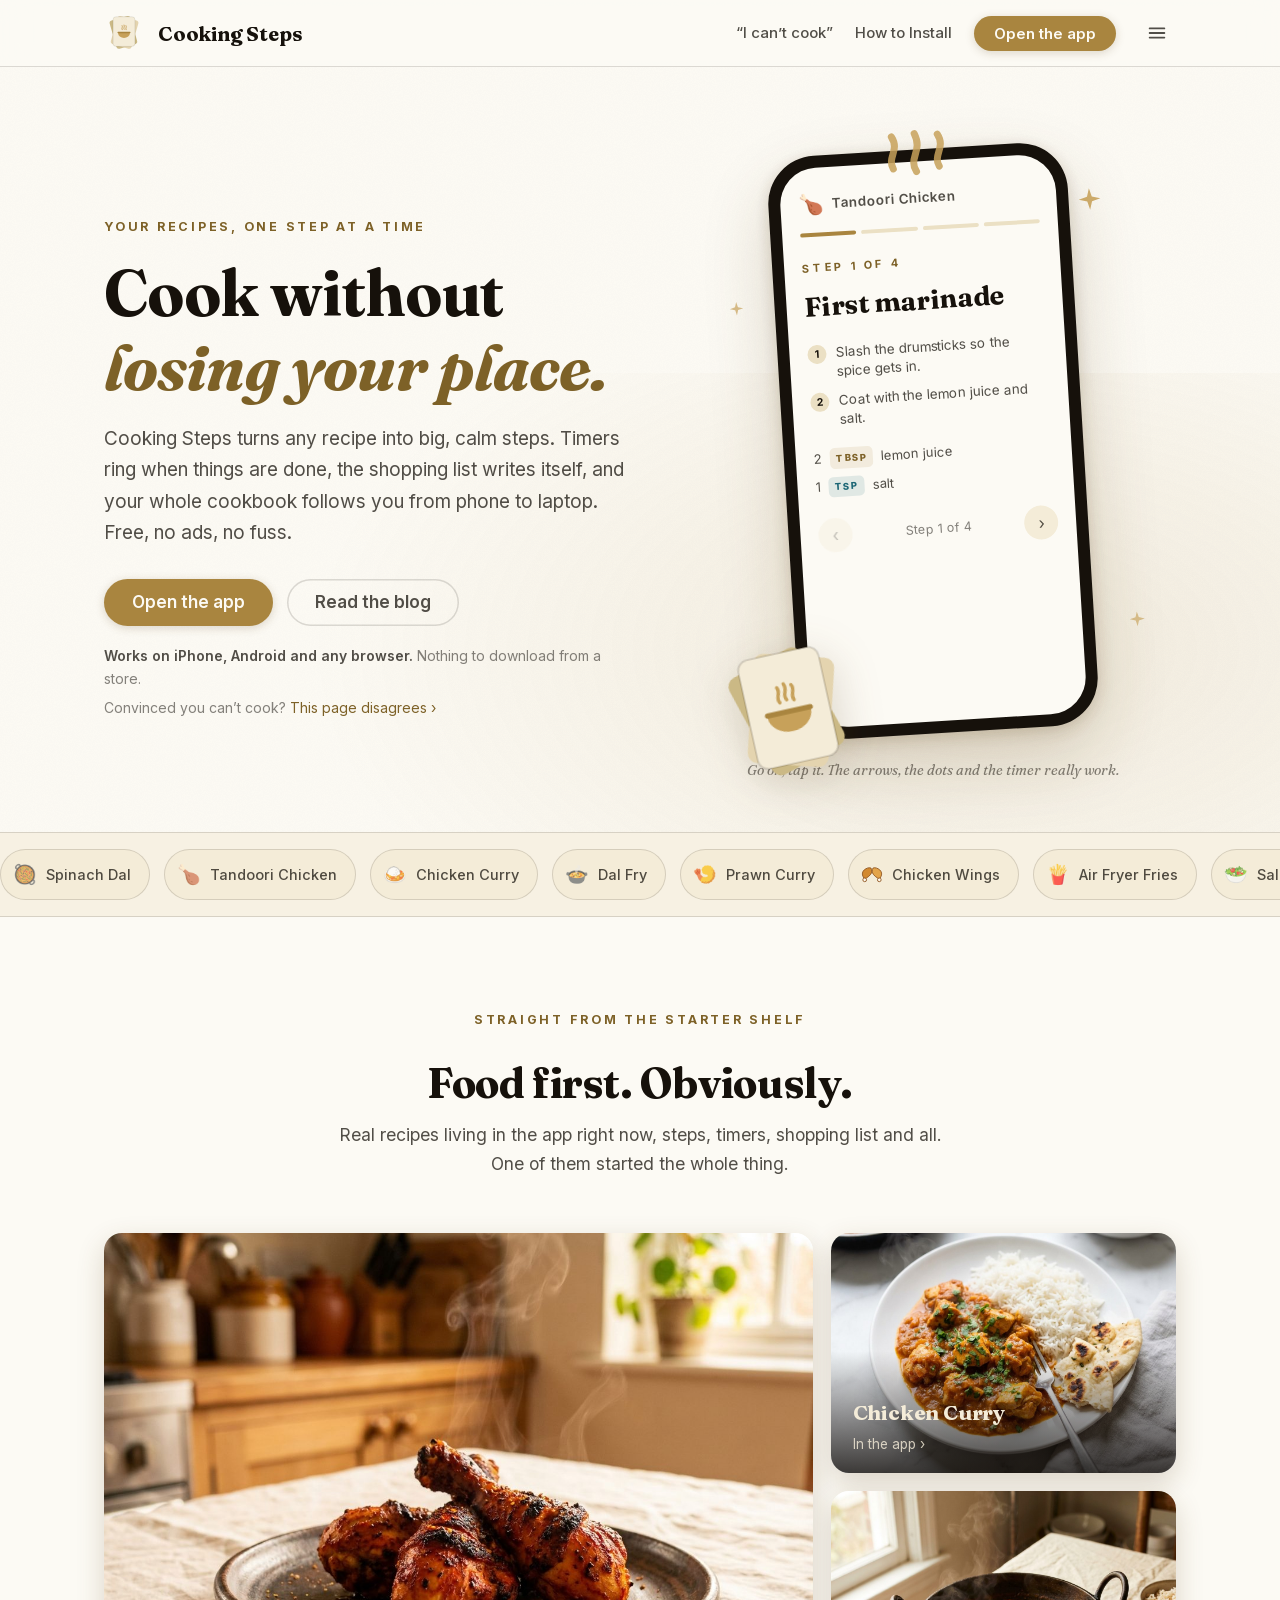
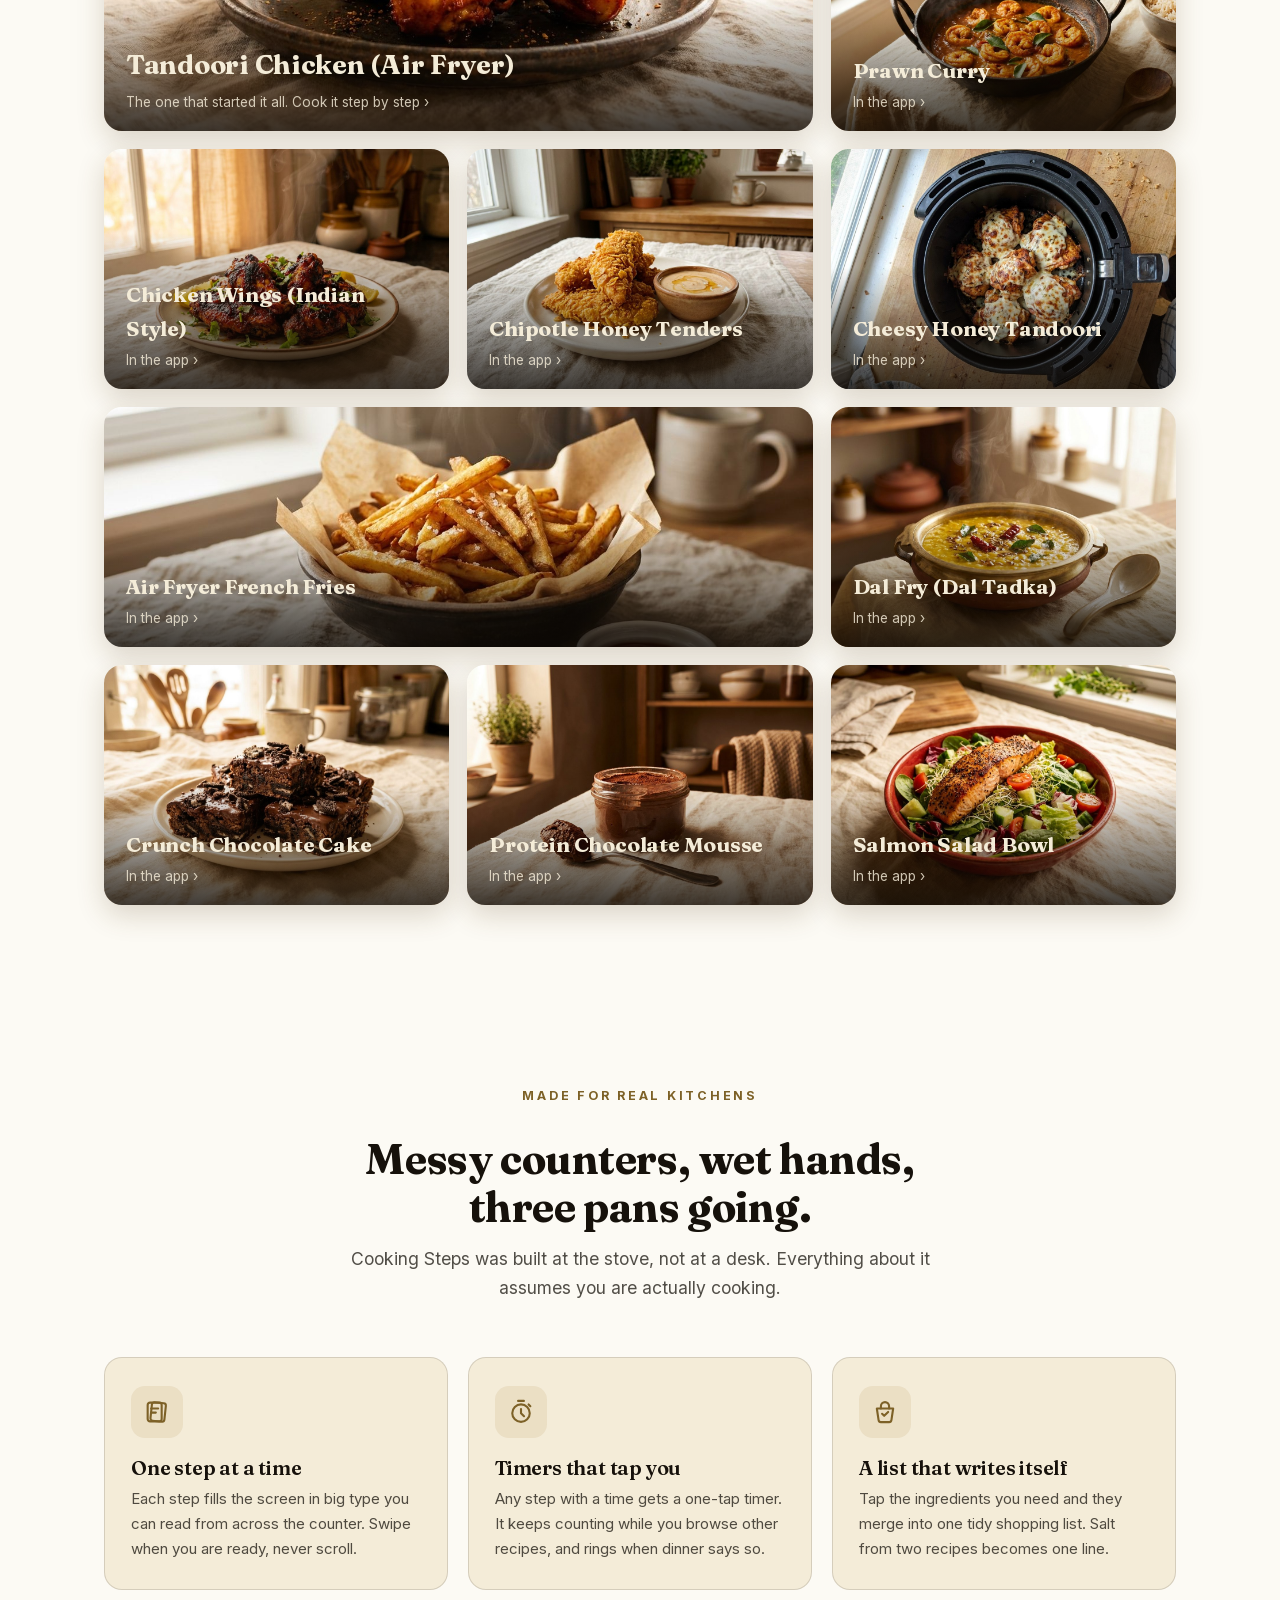
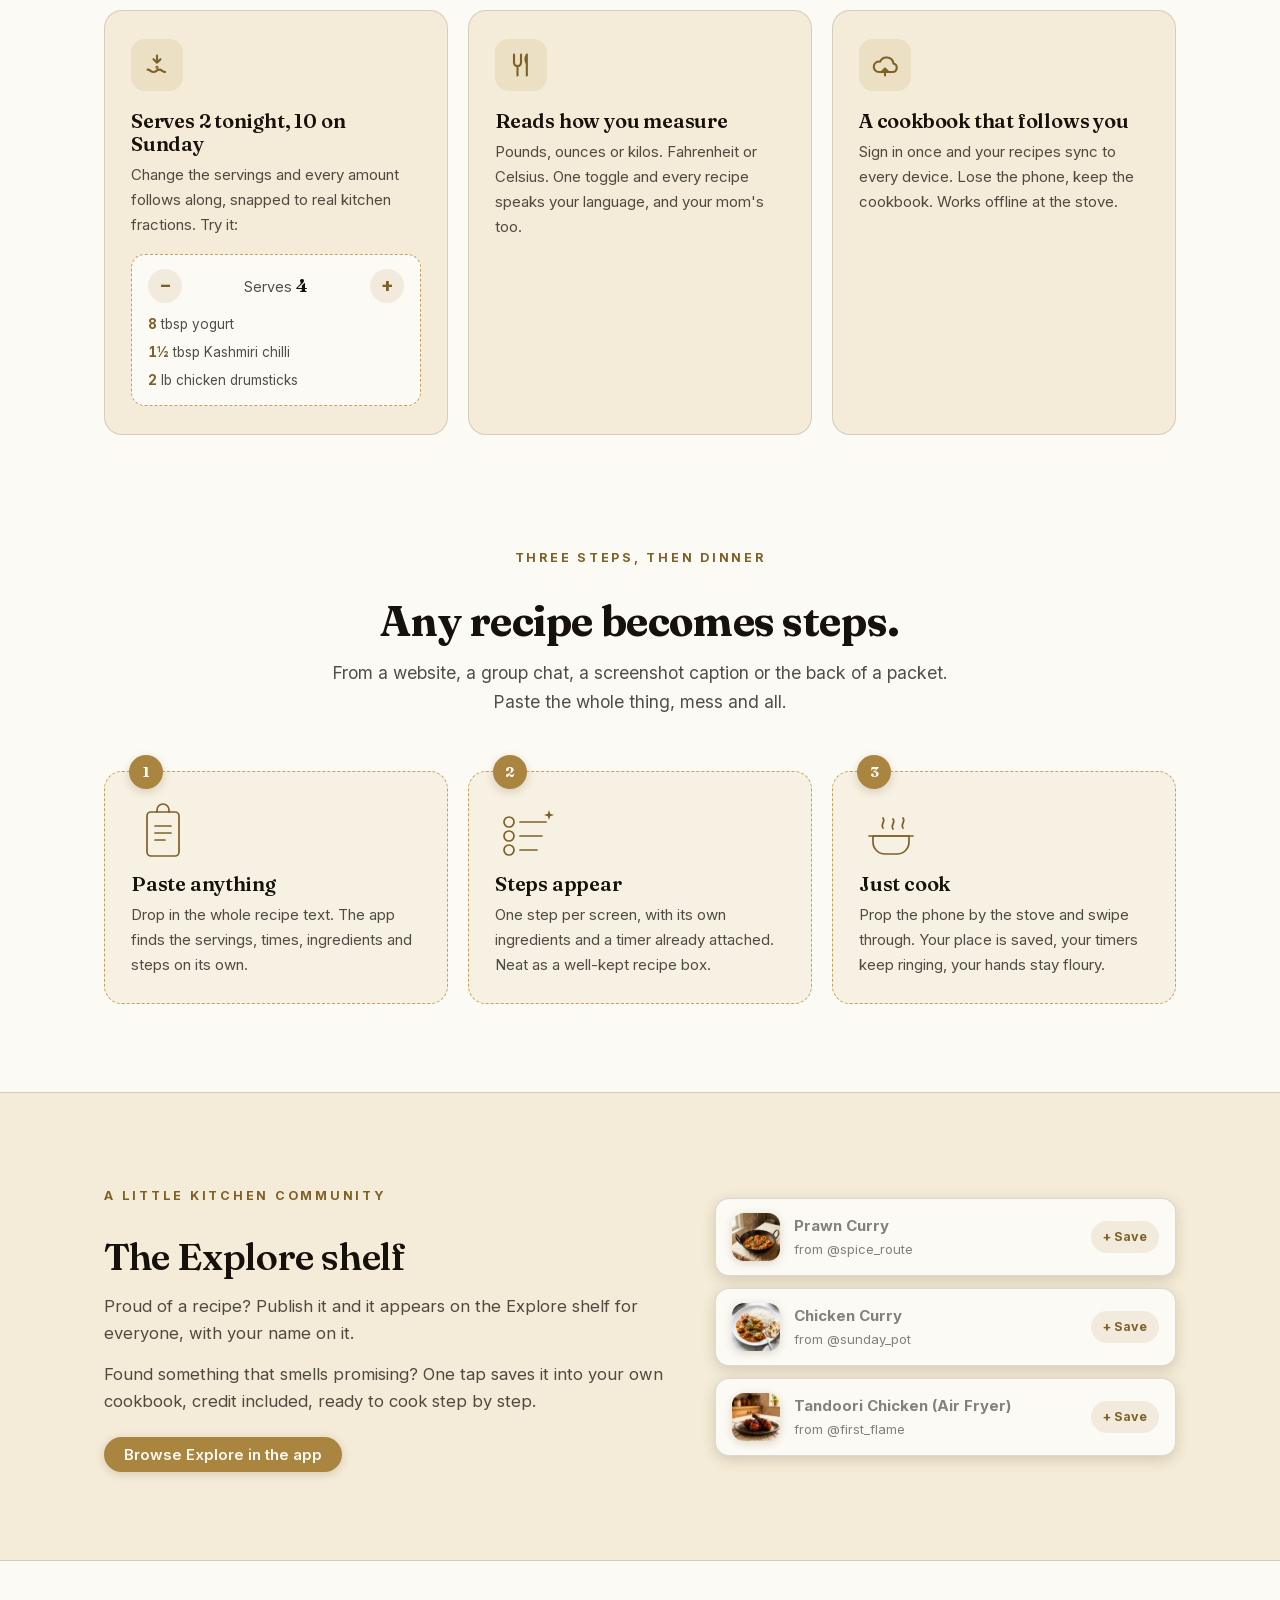
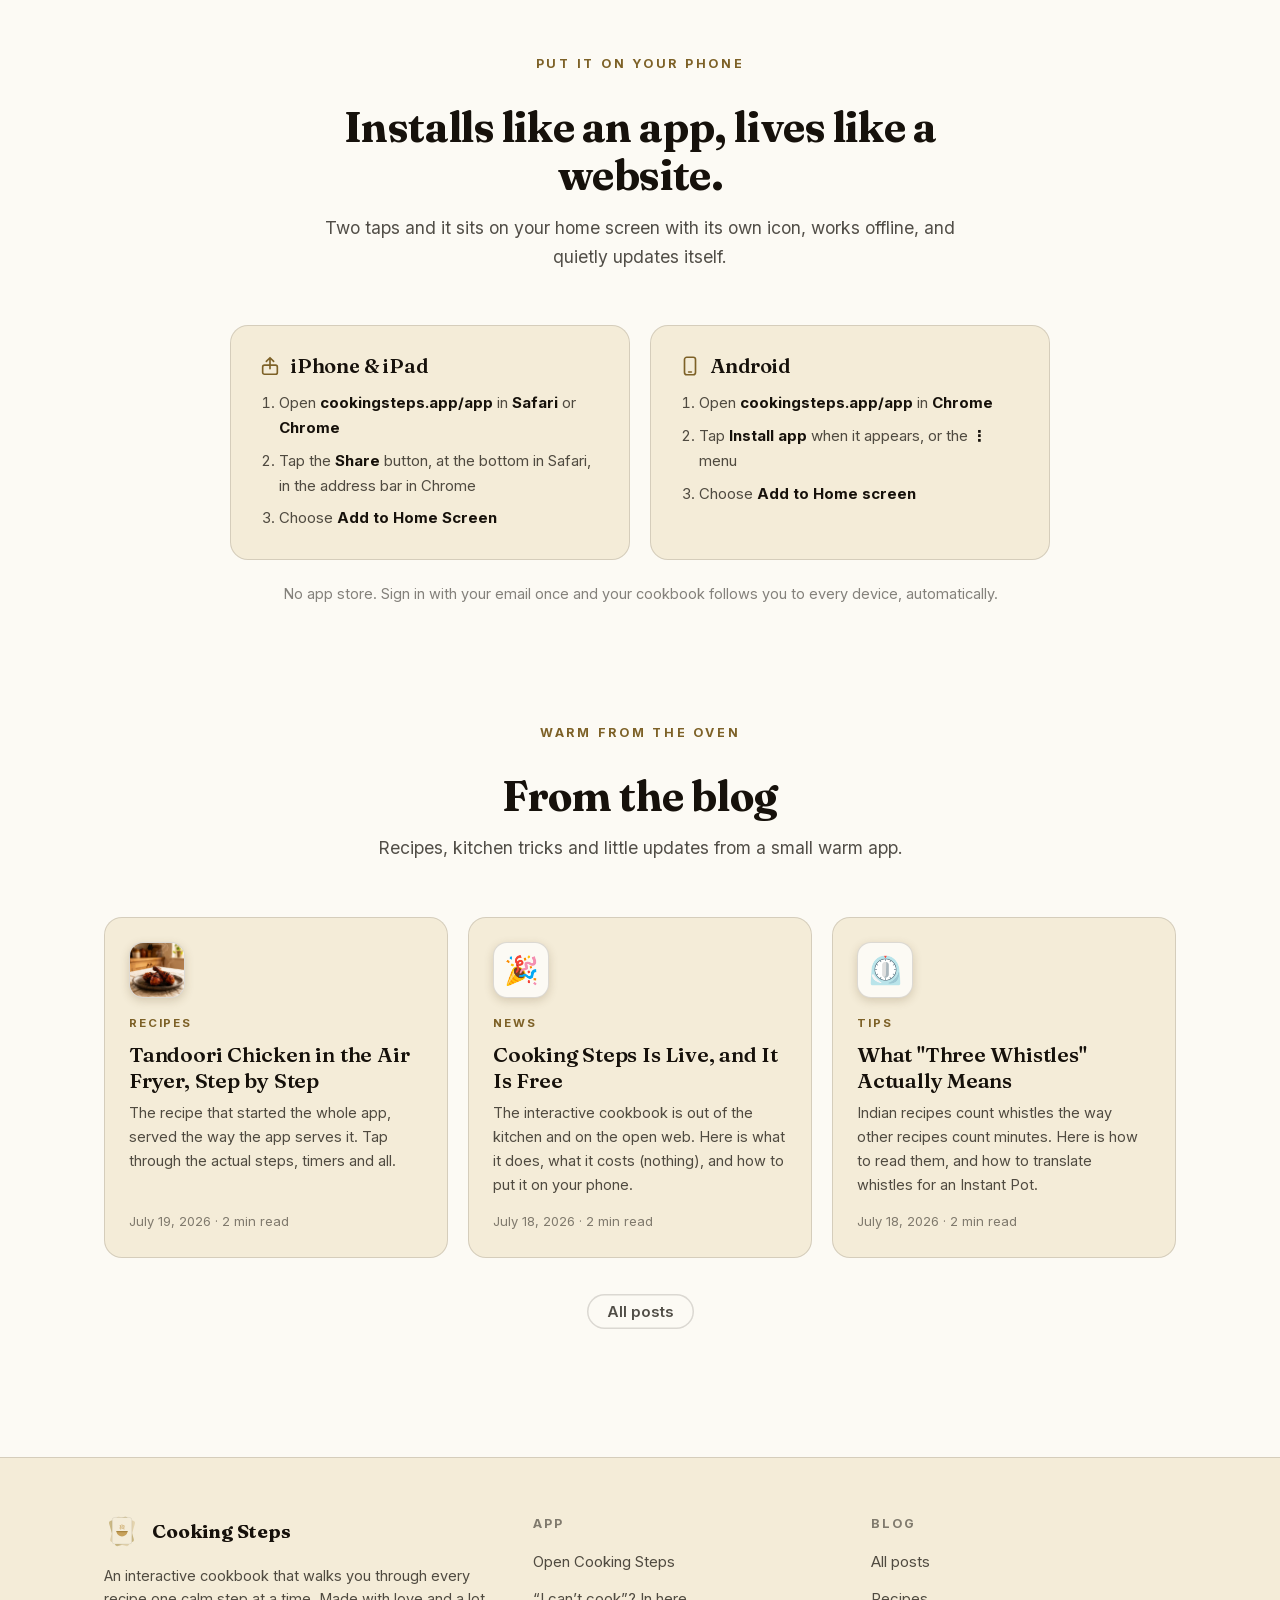
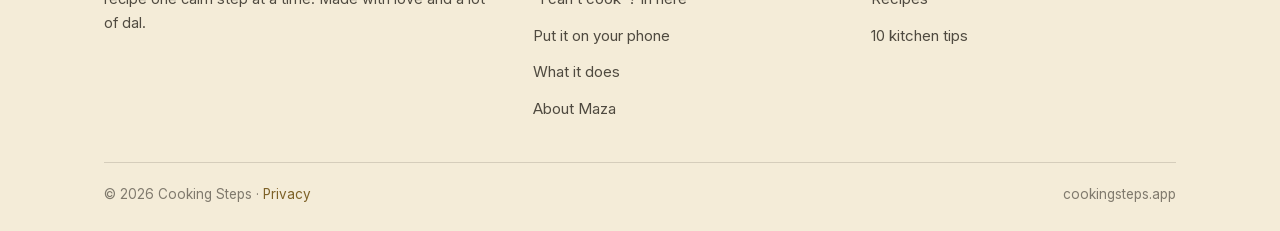
<file: index.html>
<!doctype html>
<html lang="en" data-theme="light">
<head>
<meta charset="utf-8">
<meta name="viewport" content="width=device-width, initial-scale=1">
<script>try{if(navigator.standalone===true||matchMedia("(display-mode: standalone)").matches)location.replace("/app/")}catch(e){}</script>
<script>try{var t=localStorage.getItem("cookingsteps.site.theme")||localStorage.getItem("kitchencards.theme.v1");if(t==="dark")document.documentElement.setAttribute("data-theme","dark")}catch(e){}</script>
<title>Cooking Steps, your interactive cookbook</title>
<meta name="description" content="Cook without losing your place. Cooking Steps turns any recipe into swipeable steps with built-in timers, a shopping list that writes itself, and a cookbook that syncs to every device. Free, no ads.">
<link rel="canonical" href="https://cookingsteps.app/">
<meta name="theme-color" content="#FCFAF4">
<meta property="og:type" content="website">
<meta property="og:url" content="https://cookingsteps.app/">
<meta property="og:site_name" content="Cooking Steps">
<meta property="og:title" content="Cooking Steps, your interactive cookbook">
<meta property="og:description" content="Cook without losing your place. Any recipe becomes swipeable steps with timers, a smart shopping list, and a cookbook that follows you everywhere.">
<meta property="og:image" content="https://cookingsteps.app/app/icons/og-image.png">
<meta property="og:image:width" content="1200">
<meta property="og:image:height" content="630">
<meta name="twitter:card" content="summary_large_image">
<link rel="icon" type="image/png" sizes="32x32" href="/app/icons/favicon-32.png">
<link rel="apple-touch-icon" href="/app/icons/icon-180.png">
<link rel="preload" href="/assets/fonts/fraunces-400.woff2" as="font" type="font/woff2" crossorigin>
<link rel="preload" href="/assets/fonts/inter-400.woff2" as="font" type="font/woff2" crossorigin>
<link rel="stylesheet" href="/site.css?v=075c2c51">
<script type="application/ld+json">
{"@context":"https://schema.org","@type":"WebApplication","name":"Cooking Steps","url":"https://cookingsteps.app/app/","applicationCategory":"LifestyleApplication","operatingSystem":"Any","offers":{"@type":"Offer","price":"0","priceCurrency":"USD"},"description":"An interactive cookbook that turns any recipe into swipeable steps with timers, a smart shopping list and cross-device sync."}
</script>
</head>
<body>

<header class="site">
  <div class="wrap nav">
    <a href="/" class="mark" aria-label="Cooking Steps home"><svg viewBox="60 100 392 360" xmlns="http://www.w3.org/2000/svg" aria-hidden="true">
<g transform="rotate(-16 256 310)"><rect x="150" y="146" width="212" height="286" rx="26" fill="#CBB985"/></g>
<g transform="rotate(16 256 310)"><rect x="150" y="146" width="212" height="286" rx="26" fill="#E4D4AF"/></g>
<rect x="149" y="137" width="214" height="290" rx="28" fill="#F4ECD8" stroke="#16110B" stroke-opacity=".16" stroke-width="5"/>
<g transform="translate(256 298)">
<path d="M-58 -2 L58 -2 A58 48 0 0 1 -58 -2 Z" fill="#C7A15A"/>
<rect x="-64" y="-14" width="128" height="14" rx="7" fill="#A9853F"/>
<path class="msteam" d="M-18 -34 C-28 -49 -9 -58 -18 -74" fill="none" stroke="#C7A15A" stroke-width="9" stroke-linecap="round"/>
<path class="msteam m2" d="M1 -38 C-9 -53 10 -62 1 -80" fill="none" stroke="#C7A15A" stroke-width="9" stroke-linecap="round"/>
<path class="msteam m3" d="M20 -34 C11 -49 30 -58 20 -74" fill="none" stroke="#C7A15A" stroke-width="9" stroke-linecap="round"/>
</g>
</svg></a>
    <a href="/" class="name">Cooking Steps</a>
    <nav class="links">
      <a href="/start/" class="navblog navtop">“I can’t cook”</a>
      <a href="/#install" class="navblog navtop">How to Install</a>
      <a href="/app/" class="btn">Open the app</a>
      <button class="nav-burger" aria-label="Open menu" aria-expanded="false" onclick="var h=this.closest('header');h.classList.toggle('menu-open');this.setAttribute('aria-expanded',h.classList.contains('menu-open'))"><svg viewBox="0 0 24 24" fill="none" stroke="currentColor" stroke-width="2" stroke-linecap="round"><path d="M4 7h16M4 12h16M4 17h16"/></svg></button>
      <div class="navset">
      <a href="/start/" class="navblog m-only">“I can’t cook”</a>
      <a href="/#install" class="navblog m-only">How to Install</a>
      <a href="/blog/" class="navblog">Blog</a>
      <a href="/tips/" class="navblog">Kitchen &amp; Cooking Tips</a>
      <a href="/experiments/" class="navblog">Experiments</a>
      <a href="/about/" class="navblog">About Maza</a>
      <button class="theme-btn" id="themeBtn" aria-label="Switch between day and night theme">
        <svg class="sun" viewBox="0 0 24 24" fill="none" stroke="currentColor" stroke-width="2" stroke-linecap="round"><circle cx="12" cy="12" r="4"/><path d="M12 2v2M12 20v2M4.9 4.9l1.4 1.4M17.7 17.7l1.4 1.4M2 12h2M20 12h2M4.9 19.1l1.4-1.4M17.7 6.3l1.4-1.4"/></svg>
        <svg class="moon" viewBox="0 0 24 24" fill="none" stroke="currentColor" stroke-width="2" stroke-linecap="round"><path d="M21 12.8A9 9 0 1 1 11.2 3a7 7 0 0 0 9.8 9.8z"/></svg>
        <span class="tb-label">Day / night</span>
      </button>
      </div>
    </nav>
  </div>
</header>

<main>

<!-- ============ HERO ============ -->
<section class="hero">
  <div class="wrap">
    <div>
      <span class="eyebrow">Your recipes, one step at a time</span>
      <h1>Cook without <em>losing your place.</em></h1>
      <p class="sub">Cooking Steps turns any recipe into big, calm steps. Timers ring when things are done, the shopping list writes itself, and your whole cookbook follows you from phone to laptop. Free, no ads, no fuss.</p>
      <div class="ctas">
        <a href="/app/" class="btn big">Open the app</a>
        <a href="/blog/" class="btn big ghost">Read the blog</a>
      </div>
      <p class="fine"><b>Works on iPhone, Android and any browser.</b> Nothing to download from a store.</p>
      <p class="fine" style="margin-top:6px">Convinced you can’t cook? <a href="/start/">This page disagrees ›</a></p>
    </div>
    <div class="stagearea">
      <div class="phone">
        <svg class="steam" viewBox="0 0 74 60" aria-hidden="true">
          <path d="M14 52 C8 40 22 34 14 20"/>
          <path d="M37 56 C29 42 45 36 37 18"/>
          <path d="M60 52 C54 40 68 34 60 20"/>
        </svg>
        <span class="spark sp1" aria-hidden="true"><svg viewBox="0 0 24 24" fill="currentColor"><path d="M12 2l2.2 7.8L22 12l-7.8 2.2L12 22l-2.2-7.8L2 12l7.8-2.2z"/></svg></span>
        <span class="spark sp2" aria-hidden="true"><svg viewBox="0 0 24 24" fill="currentColor"><path d="M12 2l2.2 7.8L22 12l-7.8 2.2L12 22l-2.2-7.8L2 12l7.8-2.2z"/></svg></span>
        <span class="spark sp3" aria-hidden="true"><svg viewBox="0 0 24 24" fill="currentColor"><path d="M12 2l2.2 7.8L22 12l-7.8 2.2L12 22l-2.2-7.8L2 12l7.8-2.2z"/></svg></span>
        <div class="screen" id="demoScreen">
          <div class="ph-title"><span class="em">🍗</span><b>Tandoori Chicken</b></div>
          <div class="ph-segs" id="dSegs"><i class="on"></i><i></i><i></i><i></i></div>
          <div class="ph-eyebrow" id="dEyebrow">STEP 1 OF 4</div>
          <div class="ph-head" id="dHead">First marinade</div>
          <ol class="ph-acts" id="dActs">
            <li><span class="n">1</span>Slash the drumsticks so the spice gets in.</li>
            <li><span class="n">2</span>Coat with the lemon juice and salt.</li>
          </ol>
          <ul class="ph-items" id="dItems">
            <li><span class="u u-tbsp">TBSP</span>2 lemon juice</li>
            <li><span class="u u-tsp">TSP</span>1 salt</li>
          </ul>
          <button class="ph-timer" id="dTimer" hidden aria-label="Start the demo timer"></button>
          <div class="ph-foot">
            <button class="arr" id="dPrev" aria-label="Previous step" disabled>‹</button>
            <span id="dPager">Step 1 of 4</span>
            <button class="arr" id="dNext" aria-label="Next step">›</button>
          </div>
        </div>
        <svg class="fan" viewBox="60 100 392 360" aria-hidden="true"><g transform="rotate(-16 256 310)"><rect x="150" y="146" width="212" height="286" rx="26" fill="#CBB985"/></g>
<g transform="rotate(16 256 310)"><rect x="150" y="146" width="212" height="286" rx="26" fill="#E4D4AF"/></g>
<rect x="149" y="137" width="214" height="290" rx="28" fill="#F4ECD8" stroke="#16110B" stroke-opacity=".14" stroke-width="5"/>
<g transform="translate(256 298)">
<path d="M-58 -2 L58 -2 A58 48 0 0 1 -58 -2 Z" fill="#C7A15A"/>
<rect x="-64" y="-14" width="128" height="14" rx="7" fill="#A9853F"/>
<path class="msteam" d="M-18 -34 C-28 -49 -9 -58 -18 -74" fill="none" stroke="#C7A15A" stroke-width="9" stroke-linecap="round"/>
<path class="msteam m2" d="M1 -38 C-9 -53 10 -62 1 -80" fill="none" stroke="#C7A15A" stroke-width="9" stroke-linecap="round"/>
<path class="msteam m3" d="M20 -34 C11 -49 30 -58 20 -74" fill="none" stroke="#C7A15A" stroke-width="9" stroke-linecap="round"/>
</g></svg>
      </div>
      <p class="tryme">Go on, tap it. The arrows, the dots and the timer really work.</p>
    </div>
  </div>
</section>

<!-- ============ STARTER SHELF ============ -->
<div class="shelf" aria-hidden="true">
  <div class="lane">
    <span class="chip"><span class="em">🥘</span>Spinach Dal</span><span class="chip"><span class="em">🍗</span>Tandoori Chicken</span><span class="chip"><span class="em">🍛</span>Chicken Curry</span><span class="chip"><span class="em">🍲</span>Dal Fry</span><span class="chip"><span class="em">🍤</span>Prawn Curry</span><span class="chip"><span class="em"><svg viewBox="0 0 32 32" aria-hidden="true"><g stroke="#8F5520" stroke-width="1.3" stroke-linejoin="round"><path d="M14.6 6c1.7 2.7 1.5 6.2-.6 9.1-1.6 2.2-3.8 4-6.3 5.4l-2.5 1.5-2.1-3.5c-2-3.3-1.2-7.5 1.7-10C7.4 6.3 11.9 4.5 14.6 6z" fill="#D2892F"/><path d="M17.4 6c-1.7 2.7-1.5 6.2.6 9.1 1.6 2.2 3.8 4 6.3 5.4l2.5 1.5 2.1-3.5c2-3.3 1.2-7.5-1.7-10C24.6 6.3 20.1 4.5 17.4 6z" fill="#E3A44A"/></g><g fill="#FFF9EC" stroke="#8F5520" stroke-width="1.3"><circle cx="5.4" cy="23" r="2.7"/><circle cx="26.6" cy="23" r="2.7"/></g></svg></span>Chicken Wings</span><span class="chip"><span class="em">🍟</span>Air Fryer Fries</span><span class="chip"><span class="em">🥗</span>Salmon Salad</span><span class="chip"><span class="em">🧁</span>Healthy Lava Cake</span><span class="chip"><span class="em">🍰</span>Crunch Chocolate Cake</span><span class="chip"><span class="em">🍫</span>Protein Mousse</span><span class="chip"><span class="em">🧀</span>Cheesy Tandoori</span><span class="chip"><span class="em">🥘</span>Spinach Dal</span><span class="chip"><span class="em">🍗</span>Tandoori Chicken</span><span class="chip"><span class="em">🍛</span>Chicken Curry</span><span class="chip"><span class="em">🍲</span>Dal Fry</span><span class="chip"><span class="em">🍤</span>Prawn Curry</span><span class="chip"><span class="em"><svg viewBox="0 0 32 32" aria-hidden="true"><g stroke="#8F5520" stroke-width="1.3" stroke-linejoin="round"><path d="M14.6 6c1.7 2.7 1.5 6.2-.6 9.1-1.6 2.2-3.8 4-6.3 5.4l-2.5 1.5-2.1-3.5c-2-3.3-1.2-7.5 1.7-10C7.4 6.3 11.9 4.5 14.6 6z" fill="#D2892F"/><path d="M17.4 6c-1.7 2.7-1.5 6.2.6 9.1 1.6 2.2 3.8 4 6.3 5.4l2.5 1.5 2.1-3.5c2-3.3 1.2-7.5-1.7-10C24.6 6.3 20.1 4.5 17.4 6z" fill="#E3A44A"/></g><g fill="#FFF9EC" stroke="#8F5520" stroke-width="1.3"><circle cx="5.4" cy="23" r="2.7"/><circle cx="26.6" cy="23" r="2.7"/></g></svg></span>Chicken Wings</span><span class="chip"><span class="em">🍟</span>Air Fryer Fries</span><span class="chip"><span class="em">🥗</span>Salmon Salad</span><span class="chip"><span class="em">🧁</span>Healthy Lava Cake</span><span class="chip"><span class="em">🍰</span>Crunch Chocolate Cake</span><span class="chip"><span class="em">🍫</span>Protein Mousse</span><span class="chip"><span class="em">🧀</span>Cheesy Tandoori</span>
  </div>
</div>

<!-- ============ DISH GALLERY ============ -->
<section class="band gallery" id="dishes">
  <div class="wrap">
    <div class="kicker">
      <span class="eyebrow">Straight from the starter shelf</span>
      <h2>Food first. Obviously.</h2>
      <p>Real recipes living in the app right now, steps, timers, shopping list and all. One of them started the whole thing.</p>
    </div>
    <div class="dishgrid" id="dishGrid">
      <a class="dish big" href="/blog/tandoori-chicken/">
        <img src="/assets/tandoori.jpg" alt="Tandoori chicken drumsticks, steaming on a dark plate">
        <span class="dlabel"><b>Tandoori Chicken (Air Fryer)</b><span>The one that started it all. Cook it step by step ›</span></span>
      </a>
      <a class="dish" href="/app/">
        <img src="/assets/chicken-curry.jpg" alt="Chicken curry with rice and naan">
        <span class="dlabel"><b>Chicken Curry</b><span>In the app ›</span></span>
      </a>
      <a class="dish dish-more" href="/app/">
        <img src="/assets/prawn-curry.jpg" alt="Prawn curry in a kadai">
        <span class="dlabel"><b>Prawn Curry</b><span>In the app ›</span></span>
      </a>
      <a class="dish dish-more" href="/app/">
        <img src="/assets/chicken-wings.jpg" alt="Indian style chicken wings with masala glaze">
        <span class="dlabel"><b>Chicken Wings (Indian Style)</b><span>In the app ›</span></span>
      </a>
      <a class="dish dish-more" href="/app/">
        <img src="/assets/chipotle-tenders.jpg" alt="Cornflake-crusted chicken tenders with chipotle honey dip">
        <span class="dlabel"><b>Chipotle Honey Tenders</b><span>In the app ›</span></span>
      </a>
      <a class="dish dish-more" href="/app/">
        <img src="/assets/cheesy-tandoori.jpg" alt="Tandoori chicken under melted cheese in a skillet">
        <span class="dlabel"><b>Cheesy Honey Tandoori</b><span>In the app ›</span></span>
      </a>
      <a class="dish wide dish-more" href="/app/">
        <img src="/assets/fries.jpg" alt="Golden air fryer french fries with ketchup">
        <span class="dlabel"><b>Air Fryer French Fries</b><span>In the app ›</span></span>
      </a>
      <a class="dish dish-more" href="/app/">
        <img src="/assets/dal-fry.jpg" alt="Yellow dal tadka with sizzling tempering">
        <span class="dlabel"><b>Dal Fry (Dal Tadka)</b><span>In the app ›</span></span>
      </a>
      <a class="dish dish-more" href="/app/">
        <img src="/assets/choc-cake.jpg" alt="Chocolate crunch cake squares">
        <span class="dlabel"><b>Crunch Chocolate Cake</b><span>In the app ›</span></span>
      </a>
      <a class="dish dish-more" href="/app/">
        <img src="/assets/choc-mousse.jpg" alt="Chocolate mousse in a glass jar dusted with cocoa">
        <span class="dlabel"><b>Protein Chocolate Mousse</b><span>In the app ›</span></span>
      </a>
      <a class="dish dish-more" href="/app/">
        <img src="/assets/salmon-salad.jpg" alt="Pepper-crusted salmon on a salad in a red bowl">
        <span class="dlabel"><b>Salmon Salad Bowl</b><span>In the app ›</span></span>
      </a>
    </div>
    <button class="dishmore" id="dishMore" aria-expanded="false" aria-controls="dishGrid">See more recipes ›</button>
  </div>
</section>

<!-- ============ FEATURES ============ -->
<section class="band" id="features">
  <div class="wrap">
    <div class="kicker">
      <span class="eyebrow">Made for real kitchens</span>
      <h2>Messy counters, wet hands, three pans going.</h2>
      <p>Cooking Steps was built at the stove, not at a desk. Everything about it assumes you are actually cooking.</p>
    </div>
    <div class="feats">
      <div class="feat">
        <span class="ic"><svg viewBox="0 0 24 24"><rect x="7" y="4" width="12" height="16" rx="2" transform="rotate(6 13 12)"/><rect x="4" y="4" width="12" height="16" rx="2"/><path d="M7 9h6M7 12.5h4"/></svg></span>
        <h3>One step at a time</h3>
        <p>Each step fills the screen in big type you can read from across the counter. Swipe when you are ready, never scroll.</p>
      </div>
      <div class="feat">
        <span class="ic"><svg viewBox="0 0 24 24"><circle cx="12" cy="13" r="7.5"/><path d="M12 9.5v3.5l2.6 2.6M9.5 2.5h5M18.5 5.5l1.5 1.5"/></svg></span>
        <h3>Timers that tap you</h3>
        <p>Any step with a time gets a one-tap timer. It keeps counting while you browse other recipes, and rings when dinner says so.</p>
      </div>
      <div class="feat">
        <span class="ic"><svg viewBox="0 0 24 24"><path d="M5 9h14l-1.5 10a2 2 0 0 1-2 1.7h-7A2 2 0 0 1 6.5 19z"/><path d="M8.5 9V7a3.5 3.5 0 0 1 7 0v2M9.5 13.5l1.8 1.8 3.4-3.4"/></svg></span>
        <h3>A list that writes itself</h3>
        <p>Tap the ingredients you need and they merge into one tidy shopping list. Salt from two recipes becomes one line.</p>
      </div>
      <div class="feat">
        <span class="ic"><svg viewBox="0 0 24 24"><path d="M4 16c2.5 0 2.5 2 5 2s2.5-2 5-2 2.5 2 5 2"/><path d="M12 4v6M9 7l3 3 3-3"/><circle cx="12" cy="14" r="0.5"/></svg></span>
        <h3>Serves 2 tonight, 10 on Sunday</h3>
        <p>Change the servings and every amount follows along, snapped to real kitchen fractions. Try it:</p>
        <div class="scaledemo">
          <div class="sd-row">
            <button class="sd-btn" id="sdMinus" aria-label="Fewer servings">−</button>
            <span class="sd-serves">Serves <b id="sdN">4</b></span>
            <button class="sd-btn" id="sdPlus" aria-label="More servings">+</button>
          </div>
          <ul class="sd-list" id="sdList"></ul>
        </div>
      </div>
      <div class="feat">
        <span class="ic"><svg viewBox="0 0 24 24"><path d="M6 3v7a3 3 0 0 0 6 0V3M9 13v8M17 3c-1.5 2.5-1.5 5.5 0 8M17 3v18"/></svg></span>
        <h3>Reads how you measure</h3>
        <p>Pounds, ounces or kilos. Fahrenheit or Celsius. One toggle and every recipe speaks your language, and your mom's too.</p>
      </div>
      <div class="feat">
        <span class="ic"><svg viewBox="0 0 24 24"><path d="M7 18a4.5 4.5 0 1 1 .8-8.9 6 6 0 0 1 11.4 1.6A3.7 3.7 0 0 1 18.5 18z"/><path d="M12 21v-6M9.5 17.5L12 15l2.5 2.5"/></svg></span>
        <h3>A cookbook that follows you</h3>
        <p>Sign in once and your recipes sync to every device. Lose the phone, keep the cookbook. Works offline at the stove.</p>
      </div>
    </div>
  </div>
</section>

<!-- ============ HOW IT WORKS ============ -->
<section class="band" id="how" style="padding-top:20px">
  <div class="wrap">
    <div class="kicker">
      <span class="eyebrow">Three steps, then dinner</span>
      <h2>Any recipe becomes steps.</h2>
      <p>From a website, a group chat, a screenshot caption or the back of a packet. Paste the whole thing, mess and all.</p>
    </div>
    <div class="how">
      <div class="step">
        <div class="art art-paste"><svg viewBox="0 0 64 64"><rect x="16" y="10" width="32" height="44" rx="4"/><path d="M26 10v-2a6 6 0 0 1 12 0v2"/><path class="wline" d="M24 24h16"/><path class="wline w2" d="M24 31h16"/><path class="wline w3" d="M24 38h10"/></svg></div>
        <h3>Paste anything</h3>
        <p>Drop in the whole recipe text. The app finds the servings, times, ingredients and steps on its own.</p>
      </div>
      <div class="step">
        <div class="art"><svg viewBox="0 0 64 64"><g class="stepA"><circle cx="14" cy="20" r="5"/><path d="M25 20h26"/></g><g class="stepB"><circle cx="14" cy="34" r="5"/><path d="M25 34h22"/></g><g class="stepC"><circle cx="14" cy="48" r="5"/><path d="M25 48h17"/></g><path class="jspark" d="M54 8l1.2 3.8L59 13l-3.8 1.2L54 18l-1.2-3.8L49 13l3.8-1.2z" fill="currentColor" stroke="none"/></svg></div>
        <h3>Steps appear</h3>
        <p>One step per screen, with its own ingredients and a timer already attached. Neat as a well-kept recipe box.</p>
      </div>
      <div class="step">
        <div class="art"><svg viewBox="0 0 64 64"><g class="jpot"><path d="M14 34h36v6a12 12 0 0 1-12 12H26a12 12 0 0 1-12-12z"/><path d="M10 34h44"/><path class="jsteam" d="M24 26c-3-4 3-6 0-10"/><path class="jsteam js2" d="M34 27c-3-4 3-6 0-10"/><path class="jsteam js3" d="M44 26c-3-4 3-6 0-10"/></g></svg></div>
        <h3>Just cook</h3>
        <p>Prop the phone by the stove and swipe through. Your place is saved, your timers keep ringing, your hands stay floury.</p>
      </div>
    </div>
  </div>
</section>

<!-- ============ COMMUNITY ============ -->
<section class="band community">
  <div class="wrap">
    <div>
      <span class="eyebrow">A little kitchen community</span>
      <h2>The Explore shelf</h2>
      <p>Proud of a recipe? Publish it and it appears on the Explore shelf for everyone, with your name on it.</p>
      <p>Found something that smells promising? One tap saves it into your own cookbook, credit included, ready to cook step by step.</p>
      <a href="/app/" class="btn" style="margin-top:8px">Browse Explore in the app</a>
    </div>
    <div class="minifeed" aria-hidden="true">
      <div class="pubcard"><img class="ph" src="/assets/prawn-curry.jpg" alt=""><span><b>Prawn Curry</b><span>from @spice_route</span></span><span class="save">+ Save</span></div>
      <div class="pubcard"><img class="ph" src="/assets/chicken-curry.jpg" alt=""><span><b>Chicken Curry</b><span>from @sunday_pot</span></span><span class="save">+ Save</span></div>
      <div class="pubcard"><img class="ph" src="/assets/tandoori.jpg" alt=""><span><b>Tandoori Chicken (Air Fryer)</b><span>from @first_flame</span></span><span class="save">+ Save</span></div>
    </div>
  </div>
</section>

<!-- ============ INSTALL ============ -->
<section class="band install" id="install">
  <div class="wrap">
    <div class="kicker">
      <span class="eyebrow">Put it on your phone</span>
      <h2>Installs like an app, lives like a website.</h2>
      <p>Two taps and it sits on your home screen with its own icon, works offline, and quietly updates itself.</p>
    </div>
    <div class="cols">
      <div class="oscard">
        <h3><svg viewBox="0 0 24 24"><path d="M12 3v12M8 7l4-4 4 4"/><rect x="4" y="11" width="16" height="10" rx="2"/></svg>iPhone &amp; iPad</h3>
        <ol>
          <li>Open <b>cookingsteps.app/app</b> in <b>Safari</b> or <b>Chrome</b></li>
          <li>Tap the <b>Share</b> button, at the bottom in Safari, in the address bar in Chrome</li>
          <li>Choose <b>Add to Home Screen</b></li>
        </ol>
      </div>
      <div class="oscard">
        <h3><svg viewBox="0 0 24 24"><rect x="6" y="2.5" width="12" height="19" rx="2.5"/><path d="M10.5 18.5h3"/></svg>Android</h3>
        <ol>
          <li>Open <b>cookingsteps.app/app</b> in <b>Chrome</b></li>
          <li>Tap <b>Install app</b> when it appears, or the <b>⋮</b> menu</li>
          <li>Choose <b>Add to Home screen</b></li>
        </ol>
      </div>
    </div>
    <p class="note">No app store. Sign in with your email once and your cookbook follows you to every device, automatically.</p>
  </div>
</section>

<!-- ============ BLOG TEASER ============ -->
<section class="band" id="blog" style="padding-top:24px">
  <div class="wrap">
    <div class="kicker">
      <span class="eyebrow">Warm from the oven</span>
      <h2>From the blog</h2>
      <p>Recipes, kitchen tricks and little updates from a small warm app.</p>
    </div>
    <div class="postgrid">
<a class="postcard" href="/blog/tandoori-chicken/" data-cat="Recipes">
  <span class="em pcphoto"><img src="/assets/tandoori.jpg" alt=""></span>
  <span class="cat">Recipes</span>
  <h3>Tandoori Chicken in the Air Fryer, Step by Step</h3>
  <p>The recipe that started the whole app, served the way the app serves it. Tap through the actual steps, timers and all.</p>
  <span class="meta">July 19, 2026 · 2 min read</span>
</a>
<a class="postcard" href="/blog/hello-world/" data-cat="News">
  <span class="em">🎉</span>
  <span class="cat">News</span>
  <h3>Cooking Steps Is Live, and It Is Free</h3>
  <p>The interactive cookbook is out of the kitchen and on the open web. Here is what it does, what it costs (nothing), and how to put it on your phone.</p>
  <span class="meta">July 18, 2026 · 2 min read</span>
</a>
<a class="postcard" href="/blog/three-whistles/" data-cat="Tips">
  <span class="em">⏲️</span>
  <span class="cat">Tips</span>
  <h3>What "Three Whistles" Actually Means</h3>
  <p>Indian recipes count whistles the way other recipes count minutes. Here is how to read them, and how to translate whistles for an Instant Pot.</p>
  <span class="meta">July 18, 2026 · 2 min read</span>
</a>
    </div>
    <p class="morelink"><a href="/blog/" class="btn ghost">All posts</a></p>
  </div>
</section>

</main>

<footer class="site">
  <div class="wrap">
    <div class="inner">
      <div>
        <div class="brandline"><span class="mark"><svg viewBox="60 100 392 360" xmlns="http://www.w3.org/2000/svg" aria-hidden="true">
<g transform="rotate(-16 256 310)"><rect x="150" y="146" width="212" height="286" rx="26" fill="#CBB985"/></g>
<g transform="rotate(16 256 310)"><rect x="150" y="146" width="212" height="286" rx="26" fill="#E4D4AF"/></g>
<rect x="149" y="137" width="214" height="290" rx="28" fill="#F4ECD8" stroke="#16110B" stroke-opacity=".16" stroke-width="5"/>
<g transform="translate(256 298)">
<path d="M-58 -2 L58 -2 A58 48 0 0 1 -58 -2 Z" fill="#C7A15A"/>
<rect x="-64" y="-14" width="128" height="14" rx="7" fill="#A9853F"/>
<path class="msteam" d="M-18 -34 C-28 -49 -9 -58 -18 -74" fill="none" stroke="#C7A15A" stroke-width="9" stroke-linecap="round"/>
<path class="msteam m2" d="M1 -38 C-9 -53 10 -62 1 -80" fill="none" stroke="#C7A15A" stroke-width="9" stroke-linecap="round"/>
<path class="msteam m3" d="M20 -34 C11 -49 30 -58 20 -74" fill="none" stroke="#C7A15A" stroke-width="9" stroke-linecap="round"/>
</g>
</svg></span><b>Cooking Steps</b></div>
        <p>An interactive cookbook that walks you through every recipe one calm step at a time. Made with love and a lot of dal.</p>
      </div>
      <div>
        <h4>App</h4>
        <ul>
          <li><a href="/app/">Open Cooking Steps</a></li>
          <li><a href="/start/">“I can’t cook”? In here</a></li>
          <li><a href="/#install">Put it on your phone</a></li>
          <li><a href="/#features">What it does</a></li>
          <li><a href="/about/">About Maza</a></li>
        </ul>
      </div>
      <div>
        <h4>Blog</h4>
        <ul>
          <li><a href="/blog/">All posts</a></li>
          <li><a href="/blog/#recipes">Recipes</a></li>
          <li><a href="/tips/">10 kitchen tips</a></li>
        </ul>
      </div>
    </div>
    <div class="small">
      <span>© 2026 Cooking Steps · <a href="/privacy/">Privacy</a></span>
      <span>cookingsteps.app</span>
    </div>
  </div>
</footer>

<script>
/* ---- dish gallery: expand the rest (phone only, button is hidden elsewhere) ---- */
(function(){
  var btn=document.getElementById("dishMore"),grid=document.getElementById("dishGrid");
  if(!btn||!grid)return;
  btn.addEventListener("click",function(){
    var open=grid.classList.toggle("all");
    btn.setAttribute("aria-expanded",open?"true":"false");
    btn.textContent=open?"Show fewer ‹":"See more recipes ›";
  });
})();
/* ---- live phone demo: a tiny real step-player ---- */
(function(){
  var DEMO=[
    {h:"First marinade",acts:["Slash the drumsticks so the spice gets in.","Coat with the lemon juice and salt."],items:[["2","TBSP","lemon juice"],["1","TSP","salt"]],t:0},
    {h:"Second marinade",acts:["Whisk the yogurt with the spices.","Massage it into every piece."],items:[["8","TBSP","yogurt"],["1½","TBSP","Kashmiri chilli"]],t:0},
    {h:"Into the air fryer",acts:["Arrange in a single layer.","Air fry at 400°F, flipping once."],items:[],t:1200},
    {h:"Rest and serve",acts:["Rest five minutes.","Squeeze over lemon. Serve hot."],items:[["","","Lemon wedges"]],t:0}
  ];
  var i=0,tick=null,left=0;
  var $=function(id){return document.getElementById(id)};
  var segs=$("dSegs"),tmr=$("dTimer");
  if(!segs||!tmr)return;
  var BELL='<svg viewBox="0 0 24 24" fill="none" stroke="currentColor" stroke-width="2" stroke-linecap="round"><circle cx="12" cy="13" r="8"/><path d="M12 9v4l2.5 2.5M9 2h6"/></svg>';
  function fmt(s){var m=Math.floor(s/60);return m+":"+("0"+s%60).slice(-2)}
  function stopT(){if(tick){clearInterval(tick);tick=null}tmr.classList.remove("run","done")}
  function render(){
    var st=DEMO[i];
    segs.innerHTML=DEMO.map(function(_,k){return "<i"+(k<=i?' class="on"':"")+"></i>"}).join("");
    $("dEyebrow").textContent="STEP "+(i+1)+" OF "+DEMO.length;
    $("dHead").textContent=st.h;
    $("dActs").innerHTML=st.acts.map(function(a,k){return '<li><span class="n">'+(k+1)+"</span>"+a+"</li>"}).join("");
    $("dItems").innerHTML=st.items.map(function(it){
      var cls=it[1]==="TBSP"?"u-tbsp":"u-tsp";
      var badge=it[1]?'<span class="u '+cls+'">'+it[1]+"</span>":"<span class=\"u\">•</span>";
      return "<li>"+(it[0]?it[0]+" ":"")+badge+it[2]+"</li>";
    }).join("");
    $("dPager").textContent="Step "+(i+1)+" of "+DEMO.length;
    $("dPrev").disabled=(i===0);
    stopT();
    if(st.t){tmr.hidden=false;left=st.t;tmr.innerHTML=BELL+fmt(st.t)}else{tmr.hidden=true}
    var seg=segs.children;
    for(var k=0;k<seg.length;k++)(function(k){seg[k].onclick=function(){i=k;render()}})(k);
  }
  function go(d){i=(i+d+DEMO.length)%DEMO.length;render()}
  $("dNext").addEventListener("click",function(){go(1)});
  $("dPrev").addEventListener("click",function(){go(-1)});
  tmr.addEventListener("click",function(){
    if(tick){stopT();tmr.innerHTML=BELL+fmt(left=DEMO[i].t);return}
    tmr.classList.add("run");
    tick=setInterval(function(){
      left-=1;
      if(left<=0){clearInterval(tick);tick=null;tmr.classList.remove("run");tmr.classList.add("done");tmr.innerHTML=BELL+"Done!";
        setTimeout(function(){if(!tick&&DEMO[i].t){tmr.classList.remove("done");tmr.innerHTML=BELL+fmt(left=DEMO[i].t)}},2600);return}
      tmr.innerHTML=BELL+fmt(left);
    },1000);
  });
  var x0=null,scr=$("demoScreen");
  scr.addEventListener("touchstart",function(e){x0=e.touches[0].clientX},{passive:true});
  scr.addEventListener("touchend",function(e){
    if(x0===null)return;
    var dx=e.changedTouches[0].clientX-x0;x0=null;
    if(Math.abs(dx)>40)go(dx<0?1:-1);
  },{passive:true});
  render();
})();

/* ---- servings scaler demo ---- */
(function(){
  var n=4,BASE=4,ROWS=[[8,"tbsp","yogurt"],[1.5,"tbsp","Kashmiri chilli"],[2,"lb","chicken drumsticks"]];
  var nEl=document.getElementById("sdN"),list=document.getElementById("sdList");
  if(!nEl)return;
  var GL={0.25:"¼",0.5:"½",0.75:"¾"};
  function qty(v){
    v=Math.round(v*4)/4;
    var w=Math.floor(v),f=Math.round((v-w)*100)/100;
    if(!w&&GL[f])return GL[f];
    return f&&GL[f]?w+GL[f]:String(v%1?v:w||v);
  }
  function paint(){
    nEl.textContent=n;
    list.innerHTML=ROWS.map(function(r){return "<li><b>"+qty(r[0]*n/BASE)+"</b> "+r[1]+" "+r[2]+"</li>"}).join("");
  }
  document.getElementById("sdPlus").addEventListener("click",function(){if(n<12){n++;paint()}});
  document.getElementById("sdMinus").addEventListener("click",function(){if(n>1){n--;paint()}});
  paint();
})();

(function(){
  var btn=document.getElementById("themeBtn");
  if(btn)btn.addEventListener("click",function(){
    var root=document.documentElement;
    var next=root.getAttribute("data-theme")==="dark"?"light":"dark";
    root.setAttribute("data-theme",next);
    try{localStorage.setItem("cookingsteps.site.theme",next);localStorage.setItem("kitchencards.theme.v1",next)}catch(e){}
    var m=document.querySelector('meta[name="theme-color"]');
    if(m)m.setAttribute("content",next==="dark"?"#0f0b06":"#FCFAF4");
  });
  if(document.documentElement.getAttribute("data-theme")==="dark"){
    var tm=document.querySelector('meta[name="theme-color"]');
    if(tm)tm.setAttribute("content","#0f0b06");
  }
  var hdr=document.querySelector("header.site");
  function closeMenu(){
    if(hdr&&hdr.classList.contains("menu-open")){
      hdr.classList.remove("menu-open");
      var bb=hdr.querySelector(".nav-burger");
      if(bb)bb.setAttribute("aria-expanded","false");
    }
  }
  document.addEventListener("click",function(e){
    if(hdr&&hdr.classList.contains("menu-open")&&!e.target.closest(".navset")&&!e.target.closest(".nav-burger"))closeMenu();
  });
  document.addEventListener("keydown",function(e){if(e.key==="Escape")closeMenu()});
  addEventListener("hashchange",closeMenu);
  /* close on real width changes only: phones fire resize when the URL bar
     collapses mid-scroll or the keyboard opens, which yanked the menu shut */
  var _mw=innerWidth;
  addEventListener("resize",function(){ if(innerWidth!==_mw){ _mw=innerWidth; closeMenu(); } });
  if("serviceWorker" in navigator)addEventListener("load",function(){navigator.serviceWorker.register("/service-worker.js").catch(function(){})});
})();
</script>
</body>
</html>
</file>
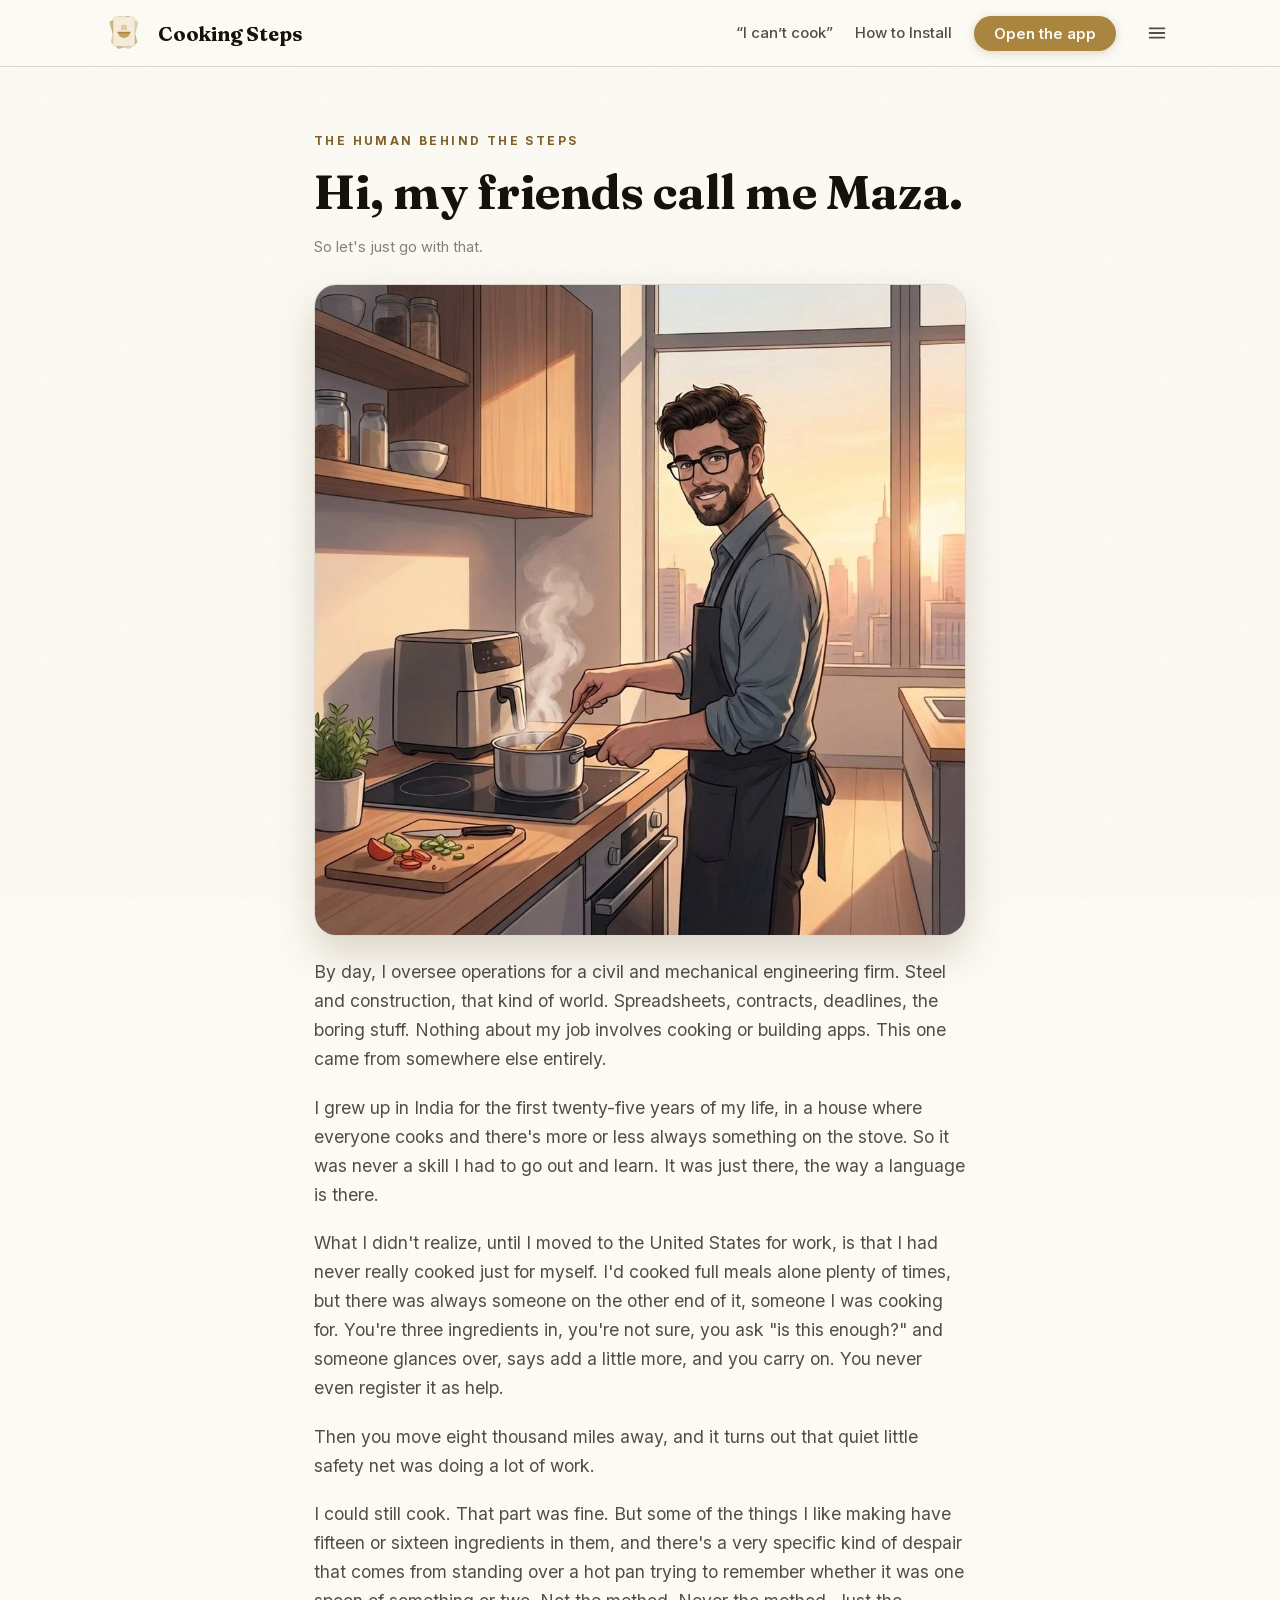
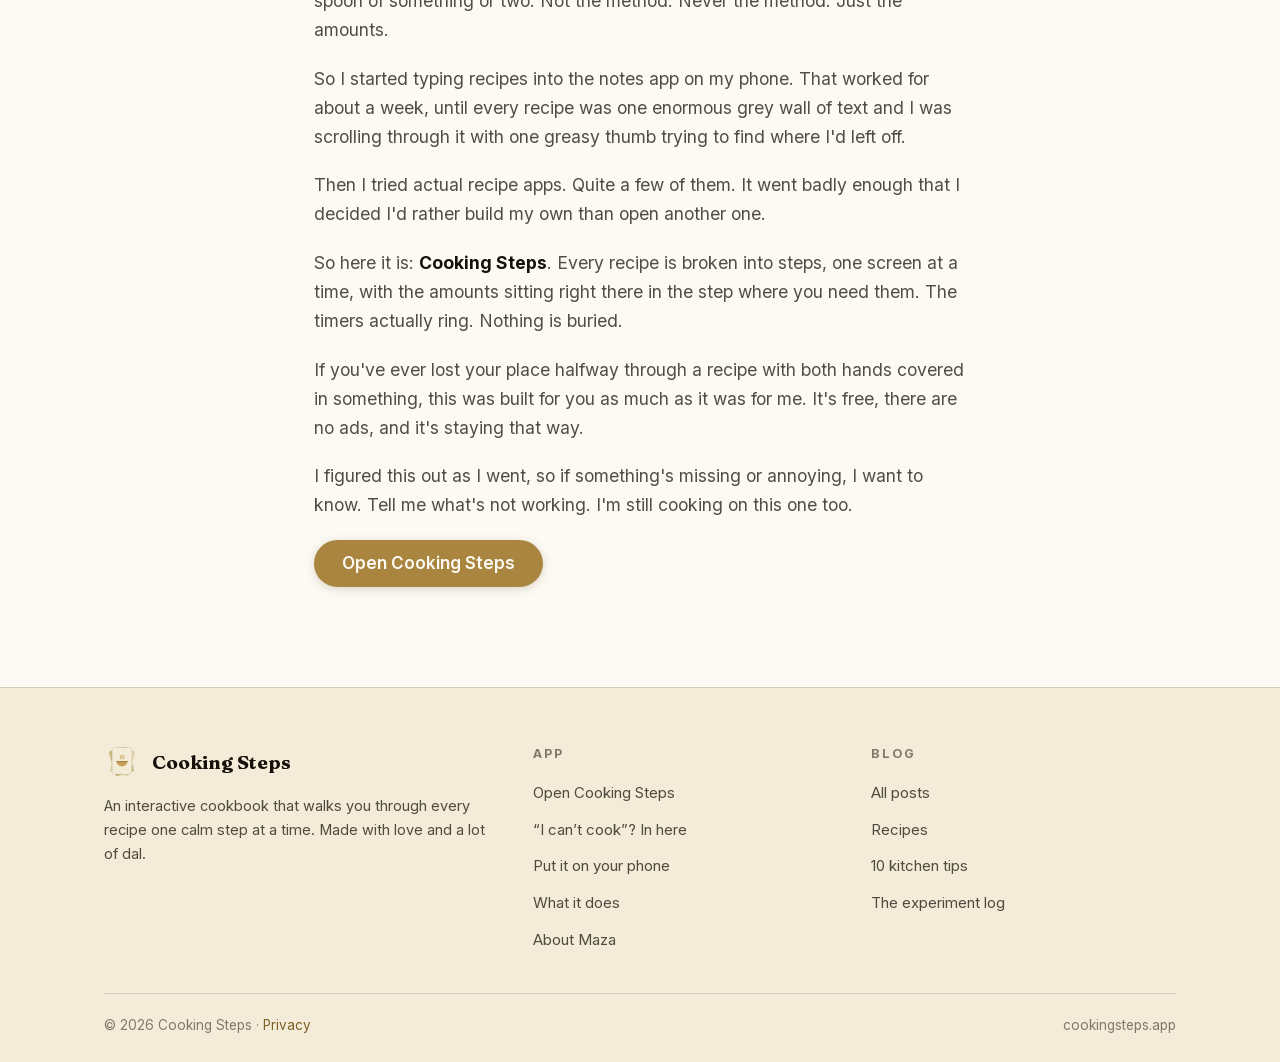
<file: about/index.html>
<!doctype html>
<html lang="en" data-theme="light">
<head>
<meta charset="utf-8">
<meta name="viewport" content="width=device-width, initial-scale=1">
<script>try{var t=localStorage.getItem("cookingsteps.site.theme")||localStorage.getItem("kitchencards.theme.v1");if(t==="dark")document.documentElement.setAttribute("data-theme","dark")}catch(e){}</script>
<title>About · Cooking Steps</title>
<meta name="description" content="Who makes Cooking Steps and why: a by-feel cook eight thousand miles from home who kept forgetting the amounts, never the method.">
<link rel="canonical" href="https://cookingsteps.app/about/">
<meta name="theme-color" content="#FCFAF4">
<meta property="og:type" content="article">
<meta property="og:url" content="https://cookingsteps.app/about/">
<meta property="og:site_name" content="Cooking Steps">
<meta property="og:title" content="About · Cooking Steps">
<meta property="og:description" content="Who makes Cooking Steps and why: a by-feel cook eight thousand miles from home who kept forgetting the amounts, never the method.">
<meta property="og:image" content="https://cookingsteps.app/assets/about-maza.jpg">
<meta name="twitter:card" content="summary_large_image">
<link rel="icon" type="image/png" sizes="32x32" href="/app/icons/favicon-32.png">
<link rel="apple-touch-icon" href="/app/icons/icon-180.png">
<link rel="preload" href="/assets/fonts/fraunces-400.woff2" as="font" type="font/woff2" crossorigin>
<link rel="preload" href="/assets/fonts/inter-400.woff2" as="font" type="font/woff2" crossorigin>
<link rel="stylesheet" href="/site.css?v=075c2c51">
</head>
<body>
<header class="site">
  <div class="wrap nav">
    <a href="/" class="mark" aria-label="Cooking Steps home"><svg viewBox="60 100 392 360" xmlns="http://www.w3.org/2000/svg" aria-hidden="true">
<g transform="rotate(-16 256 310)"><rect x="150" y="146" width="212" height="286" rx="26" fill="#CBB985"/></g>
<g transform="rotate(16 256 310)"><rect x="150" y="146" width="212" height="286" rx="26" fill="#E4D4AF"/></g>
<rect x="149" y="137" width="214" height="290" rx="28" fill="#F4ECD8" stroke="#16110B" stroke-opacity=".16" stroke-width="5"/>
<g transform="translate(256 298)">
<path d="M-58 -2 L58 -2 A58 48 0 0 1 -58 -2 Z" fill="#C7A15A"/>
<rect x="-64" y="-14" width="128" height="14" rx="7" fill="#A9853F"/>
<path class="msteam" d="M-18 -34 C-28 -49 -9 -58 -18 -74" fill="none" stroke="#C7A15A" stroke-width="9" stroke-linecap="round"/>
<path class="msteam m2" d="M1 -38 C-9 -53 10 -62 1 -80" fill="none" stroke="#C7A15A" stroke-width="9" stroke-linecap="round"/>
<path class="msteam m3" d="M20 -34 C11 -49 30 -58 20 -74" fill="none" stroke="#C7A15A" stroke-width="9" stroke-linecap="round"/>
</g>
</svg></a>
    <a href="/" class="name">Cooking Steps</a>
    <nav class="links">
      <a href="/start/" class="navblog navtop">“I can’t cook”</a>
      <a href="/#install" class="navblog navtop">How to Install</a>
      <a href="/app/" class="btn">Open the app</a>
      <button class="nav-burger" aria-label="Open menu" aria-expanded="false" onclick="var h=this.closest('header');h.classList.toggle('menu-open');this.setAttribute('aria-expanded',h.classList.contains('menu-open'))"><svg viewBox="0 0 24 24" fill="none" stroke="currentColor" stroke-width="2" stroke-linecap="round"><path d="M4 7h16M4 12h16M4 17h16"/></svg></button>
      <div class="navset">
      <a href="/start/" class="navblog m-only">“I can’t cook”</a>
      <a href="/#install" class="navblog m-only">How to Install</a>
      <a href="/blog/" class="navblog">Blog</a>
      <a href="/tips/" class="navblog">Kitchen &amp; Cooking Tips</a>
      <a href="/experiments/" class="navblog">Experiments</a>
      <a href="/about/" class="navblog on">About Maza</a>
      <button class="theme-btn" id="themeBtn" aria-label="Switch between day and night theme">
        <svg class="sun" viewBox="0 0 24 24" fill="none" stroke="currentColor" stroke-width="2" stroke-linecap="round"><circle cx="12" cy="12" r="4"/><path d="M12 2v2M12 20v2M4.9 4.9l1.4 1.4M17.7 17.7l1.4 1.4M2 12h2M20 12h2M4.9 19.1l1.4-1.4M17.7 6.3l1.4-1.4"/></svg>
        <svg class="moon" viewBox="0 0 24 24" fill="none" stroke="currentColor" stroke-width="2" stroke-linecap="round"><path d="M21 12.8A9 9 0 1 1 11.2 3a7 7 0 0 0 9.8 9.8z"/></svg>
        <span class="tb-label">Day / night</span>
      </button>
      </div>
    </nav>
  </div>
</header>
<main>
<article class="post about">
  <div class="cat">The human behind the steps</div>
  <h1>Hi, my friends call me Maza.</h1>
  <div class="byline">So let's just go with that.</div>
  <figure class="about-hero"><img src="/assets/about-maza.jpg" alt="Illustrated portrait of Maza smiling in his kitchen at sunset, stirring a steaming pot with an air fryer on the counter" width="1024" height="1024"></figure>
  <div class="prose">
<p>By day, I oversee operations for a civil and mechanical engineering firm. Steel and construction, that kind of world. Spreadsheets, contracts, deadlines, the boring stuff. Nothing about my job involves cooking or building apps. This one came from somewhere else entirely.</p>
<p>I grew up in India for the first twenty-five years of my life, in a house where everyone cooks and there's more or less always something on the stove. So it was never a skill I had to go out and learn. It was just there, the way a language is there.</p>
<p>What I didn't realize, until I moved to the United States for work, is that I had never really cooked just for myself. I'd cooked full meals alone plenty of times, but there was always someone on the other end of it, someone I was cooking for. You're three ingredients in, you're not sure, you ask "is this enough?" and someone glances over, says add a little more, and you carry on. You never even register it as help.</p>
<p>Then you move eight thousand miles away, and it turns out that quiet little safety net was doing a lot of work.</p>
<p>I could still cook. That part was fine. But some of the things I like making have fifteen or sixteen ingredients in them, and there's a very specific kind of despair that comes from standing over a hot pan trying to remember whether it was one spoon of something or two. Not the method. Never the method. Just the amounts.</p>
<p>So I started typing recipes into the notes app on my phone. That worked for about a week, until every recipe was one enormous grey wall of text and I was scrolling through it with one greasy thumb trying to find where I'd left off.</p>
<p>Then I tried actual recipe apps. Quite a few of them. It went badly enough that I decided I'd rather build my own than open another one.</p>
<p>So here it is: <strong>Cooking Steps</strong>. Every recipe is broken into steps, one screen at a time, with the amounts sitting right there in the step where you need them. The timers actually ring. Nothing is buried.</p>
<p>If you've ever lost your place halfway through a recipe with both hands covered in something, this was built for you as much as it was for me. It's free, there are no ads, and it's staying that way.</p>
<p>I figured this out as I went, so if something's missing or annoying, I want to know. Tell me what's not working. I'm still cooking on this one too.</p>
<p class="about-cta"><a href="/app/" class="btn big">Open Cooking Steps</a></p>
  </div>
</article>
</main>
<footer class="site">
  <div class="wrap">
    <div class="inner">
      <div>
        <div class="brandline"><span class="mark"><svg viewBox="60 100 392 360" xmlns="http://www.w3.org/2000/svg" aria-hidden="true">
<g transform="rotate(-16 256 310)"><rect x="150" y="146" width="212" height="286" rx="26" fill="#CBB985"/></g>
<g transform="rotate(16 256 310)"><rect x="150" y="146" width="212" height="286" rx="26" fill="#E4D4AF"/></g>
<rect x="149" y="137" width="214" height="290" rx="28" fill="#F4ECD8" stroke="#16110B" stroke-opacity=".16" stroke-width="5"/>
<g transform="translate(256 298)">
<path d="M-58 -2 L58 -2 A58 48 0 0 1 -58 -2 Z" fill="#C7A15A"/>
<rect x="-64" y="-14" width="128" height="14" rx="7" fill="#A9853F"/>
<path class="msteam" d="M-18 -34 C-28 -49 -9 -58 -18 -74" fill="none" stroke="#C7A15A" stroke-width="9" stroke-linecap="round"/>
<path class="msteam m2" d="M1 -38 C-9 -53 10 -62 1 -80" fill="none" stroke="#C7A15A" stroke-width="9" stroke-linecap="round"/>
<path class="msteam m3" d="M20 -34 C11 -49 30 -58 20 -74" fill="none" stroke="#C7A15A" stroke-width="9" stroke-linecap="round"/>
</g>
</svg></span><b>Cooking Steps</b></div>
        <p>An interactive cookbook that walks you through every recipe one calm step at a time. Made with love and a lot of dal.</p>
      </div>
      <div>
        <h4>App</h4>
        <ul>
          <li><a href="/app/">Open Cooking Steps</a></li>
          <li><a href="/start/">“I can’t cook”? In here</a></li>
          <li><a href="/#install">Put it on your phone</a></li>
          <li><a href="/#features">What it does</a></li>
          <li><a href="/about/">About Maza</a></li>
        </ul>
      </div>
      <div>
        <h4>Blog</h4>
        <ul>
          <li><a href="/blog/">All posts</a></li>
          <li><a href="/blog/#recipes">Recipes</a></li>
          <li><a href="/tips/">10 kitchen tips</a></li>
          <li><a href="/experiments/">The experiment log</a></li>
        </ul>
      </div>
    </div>
    <div class="small">
      <span>© 2026 Cooking Steps · <a href="/privacy/">Privacy</a></span>
      <span>cookingsteps.app</span>
    </div>
  </div>
</footer>
<script>
(function(){
  var btn=document.getElementById("themeBtn");
  if(btn)btn.addEventListener("click",function(){
    var root=document.documentElement;
    var next=root.getAttribute("data-theme")==="dark"?"light":"dark";
    root.setAttribute("data-theme",next);
    try{localStorage.setItem("cookingsteps.site.theme",next);localStorage.setItem("kitchencards.theme.v1",next)}catch(e){}
    var m=document.querySelector('meta[name="theme-color"]');
    if(m)m.setAttribute("content",next==="dark"?"#0f0b06":"#FCFAF4");
  });
  if(document.documentElement.getAttribute("data-theme")==="dark"){
    var tm=document.querySelector('meta[name="theme-color"]');
    if(tm)tm.setAttribute("content","#0f0b06");
  }
  var hdr=document.querySelector("header.site");
  function closeMenu(){
    if(hdr&&hdr.classList.contains("menu-open")){
      hdr.classList.remove("menu-open");
      var bb=hdr.querySelector(".nav-burger");
      if(bb)bb.setAttribute("aria-expanded","false");
    }
  }
  document.addEventListener("click",function(e){
    if(hdr&&hdr.classList.contains("menu-open")&&!e.target.closest(".navset")&&!e.target.closest(".nav-burger"))closeMenu();
  });
  document.addEventListener("keydown",function(e){if(e.key==="Escape")closeMenu()});
  addEventListener("hashchange",closeMenu);
  /* close on real width changes only: phones fire resize when the URL bar
     collapses mid-scroll or the keyboard opens, which yanked the menu shut */
  var _mw=innerWidth;
  addEventListener("resize",function(){ if(innerWidth!==_mw){ _mw=innerWidth; closeMenu(); } });
  if("serviceWorker" in navigator)addEventListener("load",function(){navigator.serviceWorker.register("/service-worker.js").catch(function(){})});
})();
</script>
</body>
</html>
</file>
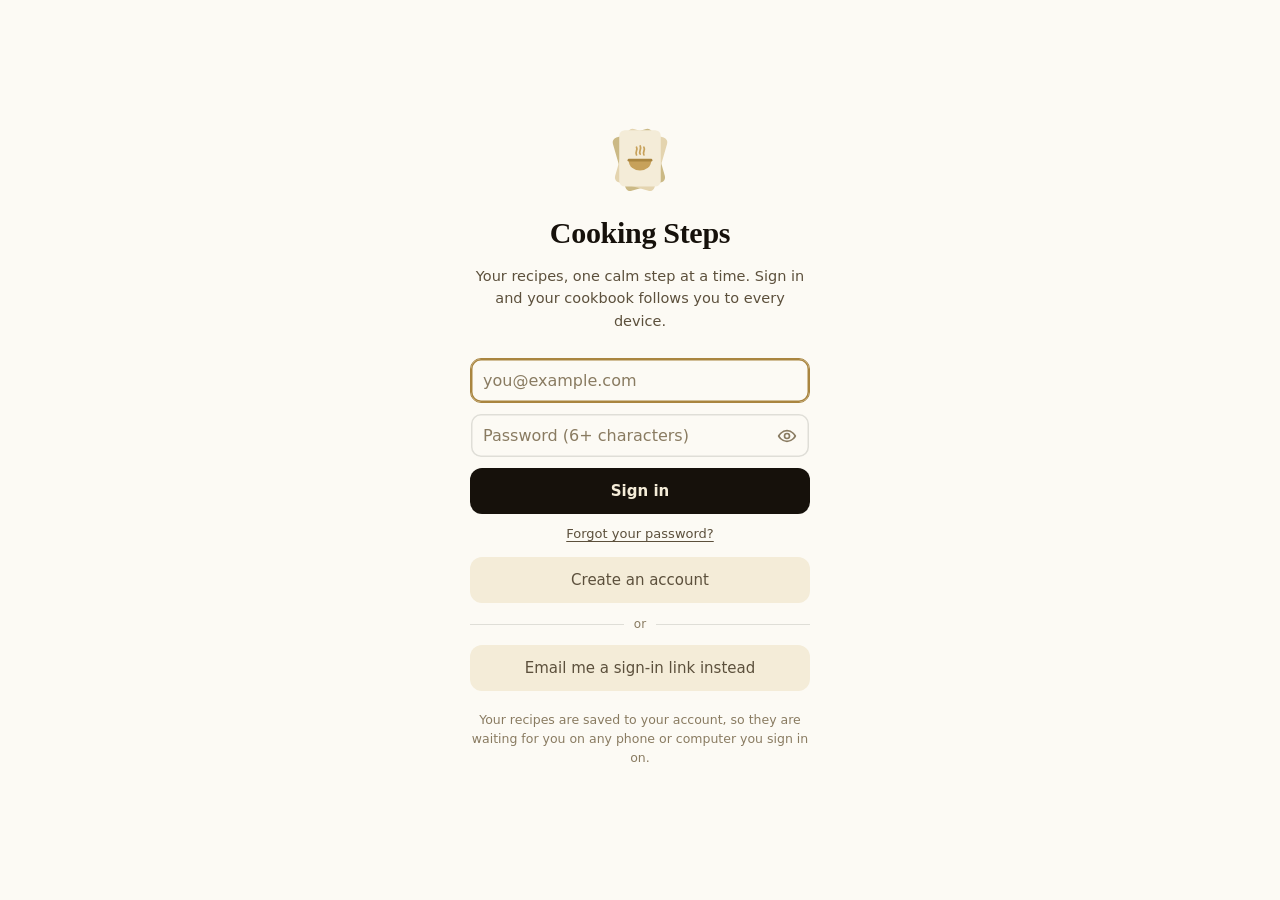
<file: app/index.html>
<!doctype html>
<html lang="en">
<head>
<meta charset="utf-8">
<!-- No viewport-fit=cover: with it, this phone reported an 873pt viewport on a
     932pt screen while STILL exposing safe-area insets, so the fixed tab bar
     anchored roughly a status bar above the real bottom and the insets were
     counted twice. Without it the layout viewport IS the safe area, the insets
     collapse to 0, and bottom:0 lands exactly above the home indicator. -->
<meta name="viewport" content="width=device-width, initial-scale=1, maximum-scale=1, user-scalable=no">
<meta name="theme-color" content="#FCFAF4">
<title>Cooking Steps</title>
<meta name="description" content="Cook without losing your place. Swipe through any recipe one step at a time.">
<link rel="canonical" href="https://cookingsteps.app/app/">
<meta property="og:type" content="website">
<meta property="og:url" content="https://cookingsteps.app/app/">
<meta property="og:site_name" content="Cooking Steps">
<meta property="og:title" content="Cooking Steps, recipes that walk you through it">
<meta property="og:description" content="Cook without losing your place. Swipe through any recipe one step at a time.">
<meta property="og:image" content="https://cookingsteps.app/app/icons/og-image.png">
<meta property="og:image:width" content="1200">
<meta property="og:image:height" content="630">
<meta name="twitter:card" content="summary_large_image">
<meta name="twitter:title" content="Cooking Steps, recipes that walk you through it">
<meta name="twitter:description" content="Cook without losing your place. Swipe through any recipe one step at a time.">
<meta name="twitter:image" content="https://cookingsteps.app/app/icons/og-image.png">
<link rel="manifest" href="manifest.webmanifest">
<meta name="apple-mobile-web-app-capable" content="yes">
<meta name="mobile-web-app-capable" content="yes">
<meta name="apple-mobile-web-app-status-bar-style" content="black-translucent">
<meta name="apple-mobile-web-app-title" content="Cooking Steps">
<link rel="apple-touch-icon" href="icons/icon-180.png">
<link rel="icon" type="image/png" sizes="32x32" href="icons/favicon-32.png">
<link rel="icon" type="image/png" sizes="192x192" href="icons/icon-192.png">
<script>try{var kt=localStorage.getItem("kitchencards.theme.v1")||localStorage.getItem("cookingsteps.site.theme");document.documentElement.setAttribute("data-theme",kt==="dark"?"dark":"light");}catch(e){document.documentElement.setAttribute("data-theme","light");}</script>
<script>window.__APPVER="40";</script>
<style>
  :root{
    /* brand palette: true-black night ground, cream ink, brass gold */
    --ground:#000000;
    --ground-2:#0e0b07;
    --surface:rgba(244,236,216,.08);
    --surface-2:rgba(244,236,216,.17);
    --hairline:rgba(244,236,216,.13);
    --ink:#F4ECD8;
    --ink-dim:#c6b99c;
    --ink-faint:#9a8d72;
    --saffron:#C7A15A;
    --saffron-soft:rgba(199,161,90,.18);
    --paprika:#d5763e;
    --good:#63c090;
    --text-body:#e7ddc7;
    --btn-bg:#F4ECD8;
    --btn-ink:#16110B;
    --track:rgba(244,236,216,.16);
    --tsp:#8fd3de;
    --tsp-bg:rgba(125,201,214,.18);
    --cup:#b9a9f2;
    --cup-bg:rgba(168,146,240,.2);
    --thumb-a:#251d12;
    --thumb-b:#17110a;
    --thumb-shadow:rgba(0,0,0,.55);
    --scrim:rgba(0,0,0,.72);
    --serif:"Iowan Old Style","Palatino Linotype",Palatino,Georgia,"Times New Roman",serif;
    --sans:-apple-system,BlinkMacSystemFont,"SF Pro Text","Segoe UI",system-ui,sans-serif;
    --shell:480px;
  }
  :root[data-theme="light"]{
    /* warm-white ground, cream cards/surfaces, espresso ink, deep brass */
    --ground:#FCFAF4;
    --ground-2:#F4ECD8;
    --surface:#F4ECD8;
    --surface-2:#EBE0C4;
    --hairline:rgba(22,17,11,.12);
    --ink:#16110B;
    --ink-dim:#5c503c;
    --ink-faint:#897b61;
    --saffron:#A9853F;
    --saffron-soft:rgba(169,133,63,.20);
    --good:#2c8f60;
    --paprika:#bd4a1f;
    --text-body:#2f2718;
    --btn-bg:#16110B;
    --btn-ink:#F4ECD8;
    --track:rgba(22,17,11,.14);
    --tsp:#1c6675;
    --tsp-bg:rgba(34,125,139,.16);
    --cup:#5a49a8;
    --cup-bg:rgba(106,88,189,.16);
    --thumb-a:#FFFDF8;
    --thumb-b:#F6EFE1;
    --thumb-shadow:rgba(88,66,26,.16);
    --scrim:rgba(22,17,11,.4);
  }
  *{box-sizing:border-box}
  /* NB: no overflow-x:hidden here — on iOS it kills momentum scrolling */
  html,body{margin:0;height:100%}
  body{
    background:var(--ground);
    color:var(--ink);
    font-family:var(--sans);
    -webkit-font-smoothing:antialiased;
    overscroll-behavior:none;
    /* app-like: no double-tap zoom, no long-press text selection */
    touch-action:manipulation;
    -webkit-user-select:none;user-select:none;
    -webkit-touch-callout:none;
  }
  /* typing still needs selection */
  input,textarea{-webkit-user-select:text;user-select:text}
  button{font-family:inherit;color:inherit;cursor:pointer;border:none;background:none}
  input,textarea{font-family:inherit}
  .app{
    max-width:var(--shell);
    margin:0 auto;
    min-height:100%;
    min-height:100dvh;
    position:relative;
    display:flex;
    flex-direction:column;
    background:var(--ground);
  }
  :focus-visible{outline:2px solid var(--saffron);outline-offset:2px;border-radius:6px}

  /* ---------- LIBRARY ---------- */
  .lib{display:flex;flex-direction:column;flex:1;padding:0 18px calc(86px + env(safe-area-inset-bottom))}
  .lib-top{
    display:flex;align-items:center;gap:12px;
    padding:calc(14px + env(safe-area-inset-top)) 0 10px;
    /* solid, not a fade — cards used to show THROUGH the transparent lower half */
    position:sticky;top:0;background:var(--ground);z-index:5;
  }
  /* timer bell: lives in the header so a running timer is visible from anywhere,
     not just inside the recipe that started it */
  .bell{flex:none;position:relative;width:40px;height:40px;border-radius:11px;display:grid;place-items:center;background:var(--surface);color:var(--ink-dim);transition:background .15s ease,color .15s ease}
  .bell:hover{background:var(--surface-2);color:var(--ink)}
  .bell svg{width:19px;height:19px;stroke:currentColor;fill:none;stroke-width:1.8;stroke-linecap:round;stroke-linejoin:round}
  .bell.live{color:var(--saffron)}
  .bell-dot{position:absolute;top:7px;right:8px;width:8px;height:8px;border-radius:999px;background:var(--paprika);box-shadow:0 0 0 2px var(--ground);animation:bellpulse 1.6s ease-in-out infinite}
  @keyframes bellpulse{0%,100%{opacity:1}50%{opacity:.35}}
  /* running-timer strip under the header — tap to jump back to that step */
  .timer-strip{display:flex;align-items:center;gap:10px;width:100%;background:var(--saffron-soft);border-radius:13px;padding:10px 13px;margin:0 0 12px;text-align:left}
  /* display:flex above would defeat the hidden attribute — this must win */
  .timer-strip[hidden]{display:none}
  .timer-strip .ts-ico{width:30px;height:30px;flex:none;border-radius:9px;background:var(--saffron);display:grid;place-items:center}
  .timer-strip .ts-ico svg{width:16px;height:16px;stroke:#1a1206;fill:none;stroke-width:2;stroke-linecap:round}
  .timer-strip .ts-txt{flex:1;min-width:0}
  .timer-strip .ts-txt b{display:block;font-size:14px;white-space:nowrap;overflow:hidden;text-overflow:ellipsis}
  .timer-strip .ts-txt span{display:block;font-size:12px;color:var(--ink-dim);white-space:nowrap;overflow:hidden;text-overflow:ellipsis}
  .timer-strip .ts-clock{font-family:var(--serif);font-size:19px;font-weight:600;font-variant-numeric:tabular-nums;color:var(--ink)}
  .timer-strip.done{background:var(--good);}
  .timer-strip.done .ts-clock,.timer-strip.done .ts-txt b,.timer-strip.done .ts-txt span{color:#0d2f16}
  .brand-logo{flex:none;width:48px;height:48px;display:block}
  .brand-logo svg{width:100%;height:100%;display:block}
  .brand{display:flex;flex-direction:column;line-height:1.05;flex:1;min-width:0}
  .brand b{font-family:var(--serif);font-size:24px;font-weight:600;letter-spacing:.2px}
  .brand span{font-size:11px;letter-spacing:.14em;text-transform:uppercase;color:var(--ink-faint);margin-top:3px}
  /* two header buttons squeeze the brand on small phones — keep the tagline on one line */
  @media (max-width:420px){
    .brand b{font-size:21px}
    .brand span{font-size:9.5px;letter-spacing:.1em;white-space:nowrap;overflow:hidden;text-overflow:ellipsis}
    /* Explore's header carries no buttons, so its tagline has the room to wrap */
    .explore .brand span{white-space:normal;overflow:visible}
  }
  .search{
    display:flex;align-items:center;gap:9px;
    background:var(--surface);border-radius:12px;padding:11px 13px;margin:4px 0 16px;
  }
  .search svg{width:17px;height:17px;stroke:var(--ink-faint);fill:none;stroke-width:1.7}
  .search input{border:none;background:none;color:var(--ink);width:100%;font-size:16px;outline:none}
  .search input::placeholder{color:var(--ink-faint)}
  .cards{display:flex;flex-direction:column;gap:11px;flex:1}
  /* Explore rows share .rcard but sit directly in .lib, which has no gap of its own */
  #exploreList{gap:11px}
  /* notification centre rows (behind the bell) */
  .nt-row{display:flex;align-items:flex-start;gap:12px;width:100%;text-align:left;background:var(--surface);border-radius:14px;padding:13px 14px}
  .nt-row.static{cursor:default}
  .nt-ic{flex:none;width:34px;height:34px;border-radius:10px;display:grid;place-items:center;background:var(--surface-2);font-size:17px}
  .nt-ic svg{width:18px;height:18px;stroke:currentColor;fill:none;stroke-width:1.8;stroke-linecap:round}
  .nt-ic.timer{background:var(--saffron);color:#1a1206}
  .nt-ic.bell{color:var(--saffron)}
  .nt-ic.off{color:var(--ink-faint)}
  .nt-txt{flex:1;min-width:0}
  .nt-txt b{display:block;font-size:15px;margin-bottom:2px}
  .nt-txt span{display:block;font-size:13.5px;color:var(--ink-dim);line-height:1.5}
  .nt-empty{padding:18px 4px;text-align:center;color:var(--ink-faint);font-size:13.5px;line-height:1.6}
  .set-ver{padding:10px 2px 0;text-align:center;font-size:12px;color:var(--ink-faint)}
  .rcard{
    display:flex;align-items:center;width:100%;overflow:hidden;
    background:var(--surface);border-radius:16px;
    transition:background .15s ease;
  }
  .rcard:hover{background:var(--surface-2)}
  .rcard-main{
    flex:1;min-width:0;display:flex;align-items:center;gap:14px;text-align:left;
    padding:13px;background:none;transition:transform .1s ease;
  }
  .rcard-main:active{transform:scale(.99)}
  .star{
    flex:none;width:44px;height:44px;margin-right:5px;border-radius:12px;
    display:grid;place-items:center;color:var(--ink-faint);
    transition:color .15s ease, transform .1s ease;
  }
  .star:hover{color:var(--saffron)}
  .star:active{transform:scale(.88)}
  .star.on{color:var(--saffron)}
  .star svg{width:20px;height:20px;stroke:currentColor;fill:none;stroke-width:1.6}
  .star.on svg{fill:var(--saffron)}
  /* filter chips */
  .filter-bar{display:flex;gap:8px;overflow-x:auto;margin:-4px 0 14px;padding-bottom:2px;-webkit-overflow-scrolling:touch;scrollbar-width:none}
  .filter-bar:empty{display:none}
  .filter-bar::-webkit-scrollbar{display:none}
  .chip-f{flex:none;background:var(--surface);border-radius:999px;padding:7px 14px;font-size:13px;font-weight:600;color:var(--ink-dim);white-space:nowrap;transition:background .15s ease,color .15s ease}
  .chip-f:hover{color:var(--ink)}
  .chip-f.on{background:var(--btn-bg);color:var(--btn-ink)}
  /* servings scaler */
  .scale-bar{display:flex;align-items:center;gap:12px;background:var(--surface);border-radius:14px;padding:8px 10px;width:100%;max-width:32ch}
  .scale-btn{flex:none;width:38px;height:38px;border-radius:10px;background:var(--surface-2);color:var(--ink);font-size:22px;font-weight:600;display:grid;place-items:center;line-height:1;transition:background .15s ease,transform .1s ease}
  .scale-btn:hover{background:var(--hairline)}
  .scale-btn:active{transform:scale(.9)}
  .scale-val{display:flex;flex-direction:column;align-items:center;flex:1;min-width:0}
  .scale-val b{font-family:var(--serif);font-size:20px;font-weight:600;font-variant-numeric:tabular-nums;line-height:1}
  .scale-val span{font-size:10px;letter-spacing:.12em;text-transform:uppercase;color:var(--ink-faint);margin-top:3px}
  .scale-reset{flex:none;background:none;color:var(--saffron);font-size:12.5px;font-weight:600;padding:6px 6px 6px 2px}
  /* video link pill (in player ingredients panel) */
  .vid-pill{display:inline-flex;align-items:center;gap:8px;border-radius:999px;padding:11px 18px;font-size:14px;font-weight:600;text-decoration:none;cursor:pointer;transition:background .15s ease,transform .1s ease,filter .15s ease}
  .vid-pill:active{transform:scale(.97)}
  .vid-pill.on{background:var(--good);color:#08130d}
  .vid-pill.on:hover{filter:brightness(1.06)}
  .vid-pill.off{background:var(--surface-2);color:var(--ink-dim)}
  .vid-pill.off:hover{color:var(--ink)}
  .vid-pill svg{width:16px;height:16px;flex:none}
  .vid-pill.on svg{fill:#08130d;stroke:none}
  .vid-pill.off svg{stroke:currentColor;fill:none;stroke-width:2}
  /* has-video badge on library card thumb */
  .thumb{position:relative}
  .vid-badge{position:absolute;right:-4px;bottom:-4px;width:21px;height:21px;border-radius:999px;background:var(--good);display:grid;place-items:center;box-shadow:0 0 0 2px var(--ground)}
  .vid-badge svg{width:11px;height:11px;fill:#08130d;margin-left:1px}
  /* recipe photo thumbnail (overrides emoji when present) */
  .thumb-img{width:100%;height:100%;object-fit:cover;border-radius:inherit;display:block}
  .thumb-sm .thumb-img{border-radius:9px}
  /* collapsed icon picker */
  .icon-current{display:flex;align-items:center;gap:12px;width:100%;padding:9px 12px;border-radius:12px;background:var(--ground);box-shadow:inset 0 0 0 1.5px var(--hairline);transition:background .15s ease}
  .icon-current:hover{background:var(--surface-2)}
  .icon-current .cur-emoji{width:42px;height:42px;flex:none;border-radius:10px;display:grid;place-items:center;font-size:24px;background:var(--ground-2);box-shadow:inset 0 0 0 1px var(--hairline);overflow:hidden}
  .icon-current .cur-emoji .ic-color{width:28px;height:28px}
  .icon-current .cur-label{flex:1;text-align:left;font-size:14px;color:var(--ink-dim)}
  .icon-current .cur-chev{width:18px;height:18px;flex:none;stroke:var(--ink-faint);fill:none;stroke-width:2;stroke-linecap:round;stroke-linejoin:round;transition:transform .2s ease}
  .icon-current[aria-expanded="true"] .cur-chev{transform:rotate(180deg)}
  .icon-panel{margin-top:10px}
  /* colorful custom icon sizing across thumbnails */
  .icon-cell .ic-color{width:28px;height:28px}
  .thumb .ic-color{width:36px;height:36px}
  .thumb-sm .ic-color{width:24px;height:24px}
  /* emoji icon picker */
  .icon-grid{display:grid;grid-template-columns:repeat(6,1fr);gap:8px}
  .icon-grid-label{grid-column:1/-1;font-size:11px;letter-spacing:.13em;text-transform:uppercase;color:var(--ink-faint);margin:2px 0 -1px;display:flex;align-items:center;gap:6px}
  .icon-grid-label:not(:first-child){margin-top:6px}
  .icon-grid-label b{color:var(--saffron);font-weight:700}
  .icon-cell{min-height:46px;border-radius:12px;background:var(--surface);display:grid;place-items:center;font-size:24px;line-height:1;transition:background .15s ease,transform .1s ease}
  .icon-cell:hover{background:var(--surface-2)}
  .icon-cell:active{transform:scale(.9)}
  .icon-cell.on{background:var(--saffron-soft);box-shadow:inset 0 0 0 1.5px var(--saffron)}
  .emoji-fallback{display:flex;align-items:center;gap:10px;font-size:12.5px;color:var(--ink-faint);margin-top:10px}
  .emoji-fallback .in.emoji{width:60px;text-align:center;font-size:22px;flex:none}
  .lbl-hint{text-transform:none;letter-spacing:0;color:var(--ink-faint);font-weight:400}
  /* card long-press quick-actions menu */
  .cm-thumb{width:34px;height:34px;flex:none;border-radius:9px;display:grid;place-items:center;font-size:19px;overflow:hidden;background:radial-gradient(120% 120% at 30% 20%,var(--thumb-a),var(--thumb-b));box-shadow:inset 0 0 0 1px var(--hairline)}
  .cm-thumb .thumb-img{border-radius:9px}
  .cm-thumb .ic-color{width:22px;height:22px}
  #cmBody{gap:4px}
  .cm-item{display:flex;align-items:center;gap:14px;width:100%;text-align:left;padding:14px 12px;border-radius:12px;color:var(--ink);font-size:15.5px;font-weight:500;transition:background .15s ease}
  .cm-item:hover{background:var(--surface)}
  .cm-item:active{background:var(--surface-2)}
  .cm-item svg{width:21px;height:21px;flex:none;stroke:currentColor;fill:none;stroke-width:1.7;stroke-linecap:round;stroke-linejoin:round;color:var(--ink-dim)}
  .cm-item.cm-hot{background:var(--surface-2)}          /* slide-to-pick highlight */
  .cm-item.cm-danger{color:var(--paprika)}
  .cm-item.cm-danger svg{color:var(--paprika)}
  /* trash / recently deleted */
  .trash-row{display:flex;align-items:center;gap:12px;padding:10px 2px;border-bottom:1px solid var(--hairline)}
  .trash-row:last-child{border-bottom:none}
  .trash-row .tr-txt{flex:1;min-width:0}
  .trash-row .tr-txt b{display:-webkit-box;-webkit-line-clamp:2;-webkit-box-orient:vertical;line-height:1.25;font-size:15px;color:var(--ink);overflow:hidden;text-overflow:ellipsis}
  .trash-row .tr-txt span{display:block;font-size:12px;color:var(--ink-faint);margin-top:2px}
  .trash-row .tr-act{flex:none;border-radius:10px;padding:8px 12px;font-size:13.5px;font-weight:600}
  .trash-row .tr-restore{background:var(--btn-bg);color:var(--btn-ink)}
  .trash-row .tr-forever{color:var(--paprika);background:var(--surface)}
  .trash-empty{padding:26px 6px;text-align:center;color:var(--ink-faint);font-size:14px;line-height:1.6}
  /* share sheet */
  .share-grid{display:grid;grid-template-columns:repeat(4,1fr);gap:16px 6px;padding:8px 6px 6px}
  .share-opt{display:flex;flex-direction:column;align-items:center;gap:8px;color:var(--ink);font-size:11.5px;font-weight:500;transition:transform .1s ease}
  .share-opt:active{transform:scale(.92)}
  .share-opt[hidden]{display:none}
  .share-ic{width:54px;height:54px;border-radius:50%;display:grid;place-items:center;box-shadow:inset 0 0 0 1px rgba(255,255,255,.14)}
  .share-ic svg{width:26px;height:26px;fill:#fff;stroke:none}
  .share-ic.wa{background:#25D366}
  .share-ic.tg{background:#229ED9}
  .share-ic.x{background:#111}
  .share-ic.em{background:#EA5B48}
  .share-ic.sms{background:#34C759}
  .share-ic.cp{background:var(--surface-2)}
  .share-ic.cp svg{fill:var(--ink)}
  .share-ic.more{background:var(--surface-2)}
  .share-ic.more svg{fill:none;stroke:var(--ink);stroke-width:1.9;stroke-linecap:round;stroke-linejoin:round}
  /* shopping list */
  .shop-btn{position:relative}
  .shop-badge{position:absolute;top:-2px;right:-2px;min-width:18px;height:18px;padding:0 4px;border-radius:999px;background:var(--saffron);color:#1a1206;font-size:11px;font-weight:800;display:none;place-items:center;line-height:1}
  .shop-badge.on{display:grid}
  /* flat shopping list: one row per ingredient, merged across recipes */
  .shop-row{display:flex;align-items:flex-start;gap:4px;border-bottom:1px solid var(--hairline)}
  .shop-row:last-child{border-bottom:none}
  .shop-row .shop-item{border-bottom:none;flex:1;min-width:0}
  .shop-item .txt{flex:1;min-width:0}
  .shop-item .nm{display:block;text-transform:capitalize}
  .shop-item.done .nm{text-decoration:line-through}
  .shop-item .sub{display:block;font-size:11.5px;color:var(--ink-faint);margin-top:2px;line-height:1.35}
  .shop-x{width:30px;height:30px;flex:none;border-radius:8px;display:grid;place-items:center;color:var(--ink-faint);align-self:center}
  .shop-x:hover{color:var(--paprika)}
  .shop-x svg{width:14px;height:14px;stroke:currentColor;fill:none;stroke-width:1.9;stroke-linecap:round}
  .shop-item{display:flex;align-items:flex-start;gap:11px;padding:11px 2px;border-bottom:1px solid var(--hairline);font-size:15px;color:var(--text-body);text-align:left;width:100%;line-height:1.35;background:none}
  .shop-item .box{width:20px;height:20px;flex:none;border-radius:6px;border:1.8px solid var(--hairline);display:grid;place-items:center;margin-top:1px;transition:background .12s ease,border-color .12s ease}
  .shop-item.done .box{background:var(--good);border-color:var(--good)}
  .shop-item .box svg{width:13px;height:13px;stroke:#08130d;fill:none;stroke-width:2.8;opacity:0}
  .shop-item.done .box svg{opacity:1}
  .shop-item .txt{flex:1}
  .shop-item.done .txt{text-decoration:line-through;color:var(--ink-faint)}
  /* per-ingredient add-to-list (ingredients panel) */
  .ing-tools{display:flex;align-items:center;gap:12px;flex-wrap:wrap;justify-content:center;margin:-4px 0 2px}
  .add-all-btn{display:inline-flex;align-items:center;gap:8px;background:var(--surface);border-radius:999px;padding:9px 15px;font-size:13.5px;font-weight:600;color:var(--ink-dim);transition:background .15s ease,color .15s ease}
  .add-all-btn:hover{color:var(--ink);background:var(--surface-2)}
  .add-all-btn svg{width:16px;height:16px;stroke:currentColor;fill:none;stroke-width:1.8;stroke-linejoin:round}
  .ing-hint{font-size:12px;color:var(--ink-faint)}
  .shop-add-row{display:flex;gap:8px;padding:2px 18px 14px}
  .shop-add-row .in{padding:11px 13px}
  .shop-add-btn{flex:none;width:46px;height:46px;border-radius:11px;background:var(--btn-bg);color:var(--btn-ink);display:grid;place-items:center;transition:filter .15s ease,transform .1s ease}
  .shop-add-btn:hover{filter:brightness(.94)}
  .shop-add-btn:active{transform:scale(.94)}
  .shop-add-btn svg{width:19px;height:19px;stroke:currentColor;fill:none;stroke-width:2;stroke-linecap:round}
  .chk-shop li{align-items:center}
  .ing-add{flex:none;width:30px;height:30px;border-radius:8px;display:grid;place-items:center;color:var(--ink-faint);background:var(--surface);margin-left:8px;transition:background .15s ease,color .15s ease,transform .1s ease}
  .ing-add:hover{color:var(--ink);background:var(--surface-2)}
  .ing-add:active{transform:scale(.88)}
  .ing-add.on{background:var(--good);color:#08130d}
  .ing-add svg{width:15px;height:15px;stroke:currentColor;fill:none;stroke-width:2.4;stroke-linecap:round;stroke-linejoin:round}
  /* finished-dish photo picker */
  .photo-add{display:flex;flex-direction:column;align-items:center;justify-content:center;gap:10px;width:100%;min-height:170px;padding:32px 24px;border-radius:16px;background:var(--surface);border:1.5px dashed var(--hairline);color:var(--ink-dim);font-size:15px;font-weight:600;transition:background .15s ease,color .15s ease,border-color .15s ease}
  .photo-add:hover{background:var(--surface-2);color:var(--ink);border-color:var(--saffron)}
  .photo-add svg{width:32px;height:32px;stroke:currentColor;fill:none;stroke-width:1.6;stroke-linejoin:round}
  .photo-prev{position:relative;width:100%;height:230px;border-radius:16px;overflow:hidden;background:var(--surface)}
  .photo-prev img{width:100%;height:100%;object-fit:cover;display:block}
  .photo-x{position:absolute;top:10px;right:10px;width:34px;height:34px;border-radius:999px;background:var(--scrim);display:grid;place-items:center}
  .photo-x svg{width:18px;height:18px;stroke:#fff;fill:none;stroke-width:2;stroke-linecap:round}
  .photo-link-toggle{display:block;width:100%;text-align:center;font-size:13px;color:var(--saffron);font-weight:600;padding:10px 0 2px}
  .photo-url-row{display:flex;gap:8px;margin-top:8px}
  .photo-url-row .in{padding:11px 13px;font-size:15px}
  .photo-url-go{flex:none;padding:0 18px;border-radius:11px;background:var(--btn-bg);color:var(--btn-ink);font-weight:600;font-size:14px}
  .photo-url-go:hover{filter:brightness(.94)}
  .photo-url-row.hidden{display:none}
  /* account sheet */
  .acct-note{font-size:13.5px;color:var(--ink-dim);line-height:1.55;margin:0}
  .acct-card{display:flex;align-items:center;gap:13px;background:var(--surface);border-radius:14px;padding:13px}
  .acct-av{width:46px;height:46px;flex:none;border-radius:999px;background:var(--saffron);color:#1a1206;display:grid;place-items:center;font-family:var(--serif);font-size:21px;font-weight:600}
  .acct-who{display:flex;flex-direction:column;min-width:0}
  .acct-who b{font-family:var(--serif);font-size:17px;font-weight:600}
  .acct-who span{font-size:13px;color:var(--ink-dim)}
  /* btn-primary's flex:1 is for the sheet FOOTER row; inside the column body it must not grow */
  .sheet-body .btn-primary,.sheet-body .btn-quiet{flex:none}
  .acct-or{display:flex;align-items:center;gap:10px;color:var(--ink-faint);font-size:12px;margin:2px 0}
  .acct-or::before,.acct-or::after{content:"";flex:1;height:1px;background:var(--hairline)}
  /* category picker (editor) */
  .cat-pick{display:flex;flex-wrap:wrap;gap:8px}
  .cat-chip{background:var(--ground);box-shadow:inset 0 0 0 1.5px var(--hairline);border-radius:999px;padding:9px 16px;font-size:14px;font-weight:600;color:var(--ink-dim);transition:background .15s ease,color .15s ease,transform .1s ease,box-shadow .15s ease}
  .cat-chip:hover{color:var(--ink)}
  .cat-chip:active{transform:scale(.96)}
  .cat-chip.on{background:var(--btn-bg);color:var(--btn-ink);box-shadow:none}
  /* settings sheet */
  .set-group{display:flex;flex-direction:column;gap:11px}
  .set-h{font-size:11px;letter-spacing:.13em;text-transform:uppercase;color:var(--ink-faint)}
  .set-line{display:flex;align-items:center;justify-content:space-between;gap:12px;font-size:15px;color:var(--text-body)}
  .set-btn{display:flex;align-items:center;gap:12px;text-align:left;width:100%;background:var(--surface);border-radius:12px;padding:13px;transition:background .15s ease,transform .1s ease}
  .set-btn:hover{background:var(--surface-2)}
  .set-btn:active{transform:scale(.99)}
  .set-btn>div{flex:1;min-width:0;display:flex;flex-direction:column;gap:2px}
  .set-btn b{font-size:15px;font-weight:600;color:var(--ink)}
  .set-btn span{font-size:12.5px;color:var(--ink-faint);line-height:1.4}
  .set-btn svg{width:20px;height:20px;stroke:currentColor;fill:none;stroke-width:1.7;color:var(--ink-faint);flex:none}
  .thumb{
    width:56px;height:56px;flex:none;border-radius:13px;display:grid;place-items:center;
    font-size:28px;background:radial-gradient(120% 120% at 30% 20%,var(--thumb-a),var(--thumb-b));
    box-shadow:inset 0 0 0 1px var(--hairline), 0 2px 6px var(--thumb-shadow);
  }
  .rcard .meta{flex:1;min-width:0}
  .rcard .meta b{font-family:var(--serif);font-weight:600;font-size:16.5px;display:-webkit-box;-webkit-line-clamp:3;-webkit-box-orient:vertical;line-height:1.25;overflow:hidden;text-overflow:ellipsis}
  .rcard .meta span{color:var(--ink-dim);font-size:12px;display:block;margin-top:3px;font-variant-numeric:tabular-nums;line-height:1.35}
  .rcard .meta span i{color:var(--ink-faint);font-style:normal}
  .rcard .chev{color:var(--ink-faint)}
  .rcard .chev svg{width:18px;height:18px;stroke:currentColor;fill:none;stroke-width:2}
  .empty{flex:1;display:grid;place-content:center;justify-items:center;gap:10px;text-align:center;color:var(--ink-dim);padding:40px 20px}
  .empty-acts{display:flex;flex-direction:column;gap:9px;width:100%;max-width:260px;margin-top:8px}
  .empty-acts .btn-primary,.empty-acts .btn-quiet{width:100%}
  .empty .big{font-size:40px}
  .empty b{font-family:var(--serif);font-size:20px;color:var(--ink)}

  /* ---------- PLAYER ---------- */
  /* fade+settle instead of display:none -> flex, which snapped in (looked like a flash) */
  /* Explore sits above the library but below the player, so opening a recipe from
     Explore still uses the normal full-screen cooking view. */
  .explore{position:fixed;inset:0;background:var(--ground);z-index:16;overflow-y:auto;
    /* contain: at the list's top/bottom edge iOS otherwise hands the drag to the
       page behind and the overlay stops scrolling until the next touch */
    overscroll-behavior:contain;
    opacity:0;visibility:hidden;pointer-events:none;transition:opacity .18s ease, visibility 0s linear .18s}
  /* same containment for every other fullscreen scroller — one un-contained overlay
     is how the Explore freeze happened */
  .stage,.sheet-body,.welcome{overscroll-behavior:contain}
  .explore.on{opacity:1;visibility:visible;pointer-events:auto;transition:opacity .18s ease, visibility 0s}
  .app-wrap-explore{max-width:var(--shell);margin:0 auto;width:100%;min-height:100%;display:flex;flex-direction:column;
    padding:0 18px}
  /* .lib and .lib-top carry their own side padding + safe-area top + 86px bottom —
     the wrapper must not add them again (double inset pushed cards 36px in and
     floated them 170px above the tab bar) */
  .app-wrap-explore .lib{padding-left:0;padding-right:0}
  .explore .brand h1{font-family:var(--serif);font-size:26px;font-weight:600;margin:0}
  .explore .brand span{font-size:11px;letter-spacing:.14em;text-transform:uppercase;color:var(--ink-faint);margin-top:3px;display:block}
  /* .rcard .meta span (0,2,1) outranks a bare .byline class — match its specificity */
  .rcard .meta .byline{display:block;font-size:11.5px;color:var(--saffron);font-weight:600;margin-top:2px;white-space:nowrap;overflow:hidden;text-overflow:ellipsis}
  .rcard .meta .byline.mine{color:var(--good)}
  .pub-badge{color:var(--good);font-weight:700}
  .credit-pill{align-self:center;background:var(--saffron-soft);color:var(--saffron);font-size:13px;font-weight:600;border-radius:999px;padding:7px 15px;min-height:34px}
  .credit-pill:hover{filter:brightness(1.05)}
  .pub-pill{background:var(--surface);color:var(--ink-dim)}
  .pub-pill.on{background:var(--good);color:#0d2f16}
  .pub-pill:disabled{opacity:.6}
  .sh-pill{background:var(--tsp-bg);color:var(--tsp)}
  /* ---- direct sharing ---- */
  .shared-div{display:flex;align-items:center;gap:10px;margin:16px 2px 4px;color:var(--ink-faint);font-size:12px;font-weight:700;letter-spacing:.12em;text-transform:uppercase}
  .shared-div::before,.shared-div::after{content:"";flex:1;height:1px;background:var(--hairline)}
  .send-cook{margin-bottom:4px}
  .send-row{display:flex;gap:8px}
  .send-row .in{flex:1;min-width:0}
  .send-row .btn-primary{flex:none;padding:0 20px;min-height:44px}
  .send-note{margin:8px 2px 0;font-size:12.5px;line-height:1.5;color:var(--ink-faint)}
  .send-list{display:flex;flex-wrap:wrap;align-items:center;gap:7px;margin-top:10px}
  .send-list:empty{display:none}
  .send-with{font-size:12px;color:var(--ink-faint);font-weight:600}
  .send-chip{display:inline-flex;align-items:center;gap:2px;background:var(--surface);border-radius:999px;padding:5px 6px 5px 12px;font-size:13px;font-weight:600;color:var(--ink)}
  .send-x{width:22px;height:22px;border-radius:50%;display:grid;place-items:center;color:var(--ink-faint);font-size:15px;line-height:1}
  .send-x:hover{background:var(--surface-2);color:var(--ink)}
  .send-sug{display:flex;flex-direction:column;gap:2px;margin-top:6px}
  .send-sug:empty{display:none}
  .sug-row{display:flex;align-items:center;gap:11px;width:100%;text-align:left;background:var(--surface);border-radius:12px;padding:9px 12px}
  .sug-row:hover{background:var(--surface-2)}
  .sug-av{flex:none;width:34px;height:34px;border-radius:50%;display:grid;place-items:center;background:var(--saffron-soft);color:var(--saffron);font-weight:700;font-size:15px}
  .sug-who{display:flex;flex-direction:column;min-width:0}
  .sug-who b{font-size:14px;color:var(--ink);white-space:nowrap;overflow:hidden;text-overflow:ellipsis}
  .sug-who span{font-size:12px;color:var(--ink-faint)}
  .share-or{display:flex;align-items:center;gap:10px;margin:16px 0 2px;color:var(--ink-faint);font-size:12px}
  .share-or::before,.share-or::after{content:"";flex:1;height:1px;background:var(--hairline)}
  .send-signin{display:block;width:100%;text-align:center;background:var(--surface);border-radius:12px;padding:12px;margin-bottom:12px;font-size:13.5px;font-weight:600;color:var(--saffron)}
  .send-signin.hidden{display:none}
  .prof-head{display:flex;align-items:center;gap:13px;margin-bottom:4px}
  .prof-av{width:52px;height:52px;flex:none;border-radius:999px;background:var(--saffron);color:#1a1206;display:grid;place-items:center;font-family:var(--serif);font-size:24px;font-weight:600;overflow:hidden;padding:0;border:0}
  .prof-av img,.acct-av img{width:100%;height:100%;object-fit:cover;border-radius:999px;display:block}
  button.prof-av{cursor:pointer}
  .prof-av-hint{font-size:11.5px;color:var(--ink-faint);margin-top:2px}
  .prof-who b{display:block;font-family:var(--serif);font-size:19px;font-weight:600}
  .prof-who span{display:block;font-size:13px;color:var(--ink-dim)}
  .player{position:fixed;inset:0;background:var(--ground-2);display:flex;flex-direction:column;z-index:20;
    opacity:0;visibility:hidden;transform:scale(.985);pointer-events:none;
    transition:opacity .2s ease, transform .24s cubic-bezier(.2,.7,.2,1), visibility 0s linear .24s}
  .player.on{opacity:1;visibility:visible;transform:none;pointer-events:auto;
    transition:opacity .2s ease, transform .24s cubic-bezier(.2,.7,.2,1), visibility 0s}
  .app-wrap-player{max-width:var(--shell);margin:0 auto;width:100%;height:100%;display:flex;flex-direction:column;padding:calc(12px + env(safe-area-inset-top)) 18px calc(18px + env(safe-area-inset-bottom))}
  .p-top{display:flex;align-items:center;gap:12px}
  .p-top .thumb-sm{width:36px;height:36px;border-radius:9px;flex:none;display:grid;place-items:center;font-size:19px;background:radial-gradient(120% 120% at 30% 20%,var(--thumb-a),var(--thumb-b));box-shadow:inset 0 0 0 1px var(--hairline)}
  .p-top .ptitle{flex:1;min-width:0;font-family:var(--serif);font-size:17px;font-weight:600;display:-webkit-box;-webkit-line-clamp:2;-webkit-box-orient:vertical;line-height:1.25;overflow:hidden;text-overflow:ellipsis}
  .segs{display:flex;gap:5px;margin:10px 0 4px}
  .segs .seg{flex:1;padding:11px 0;background:none;border:none;cursor:pointer;-webkit-tap-highlight-color:transparent}
  .segs .seg .bar{display:block;height:3px;border-radius:3px;background:var(--track);overflow:hidden}
  .segs .seg .fill{display:block;height:100%;width:0;background:var(--ink);transition:width .35s ease}
  .segs .seg.done .fill,.segs .seg.cur .fill{width:100%}
  .stage{flex:1;display:flex;flex-direction:column;justify-content:flex-start;align-items:center;text-align:center;position:relative;overflow-y:auto;overflow-x:hidden;-webkit-overflow-scrolling:touch;scrollbar-width:none;-ms-overflow-style:none}
  .stage::-webkit-scrollbar{display:none}
  .sheet-body{scrollbar-width:none;-ms-overflow-style:none}
  .sheet-body::-webkit-scrollbar{display:none}
  .card-in{width:100%;display:flex;flex-direction:column;align-items:center;gap:22px;padding:12px 4px 16px;margin:auto 0}
  .card-in.enter{animation:cardIn .34s cubic-bezier(.2,.7,.2,1)}
  .card-in.enter-rev{animation:cardInRev .34s cubic-bezier(.2,.7,.2,1)}
  @keyframes cardIn{from{opacity:0;transform:translateX(26px)}to{opacity:1;transform:none}}
  @keyframes cardInRev{from{opacity:0;transform:translateX(-26px)}to{opacity:1;transform:none}}
  .eyebrow{font-size:11px;letter-spacing:.2em;text-transform:uppercase;color:var(--saffron)}
  .step-title{font-family:var(--serif);font-weight:600;font-size:clamp(30px,9vw,40px);line-height:1.05;letter-spacing:-.01em;text-wrap:balance;margin:0}
  .step-body{font-size:clamp(16px,4.6vw,19px);line-height:1.5;color:var(--text-body);max-width:30ch;margin:0}
  .timer-wrap{display:flex;flex-direction:column;align-items:center;gap:20px;margin-top:4px}
  .timer{font-family:var(--serif);font-weight:600;font-size:clamp(44px,15vw,64px);letter-spacing:.02em;font-variant-numeric:tabular-nums;line-height:1}
  .timer.done{color:var(--good)}
  .timer.running{color:var(--saffron)}
  .play{
    width:74px;height:74px;border-radius:999px;background:var(--btn-bg);color:var(--btn-ink);
    display:grid;place-items:center;transition:transform .12s ease, filter .15s ease;
  }
  .play:hover{filter:brightness(.94)}
  .play:active{transform:scale(.94)}
  .play svg{width:30px;height:30px;fill:currentColor;stroke:none;margin-left:2px}
  .play.is-run svg{margin-left:0}
  .ingredients-card{display:flex;flex-direction:column;align-items:center;gap:18px;width:100%}
  .chk{list-style:none;padding:0;margin:0;display:flex;flex-direction:column;gap:1px;width:100%;max-width:35ch;text-align:left}
  .chk li{display:flex;align-items:baseline;gap:10px;padding:11px 2px;border-bottom:1px solid var(--hairline);font-size:16px;color:var(--text-body);line-height:1.3}
  .chk li:last-child{border-bottom:none}
  .chk .q{font-weight:700;font-variant-numeric:tabular-nums;min-width:30px;text-align:right;color:var(--ink);flex:none}
  .chk .u{font-size:10px;font-weight:800;letter-spacing:.06em;text-transform:uppercase;padding:3px 7px;border-radius:6px;flex:none;align-self:center}
  .chk .u-gap{width:0;flex:none}
  .chk .u-tbsp{background:var(--saffron-soft);color:var(--saffron)}
  .chk .u-tsp{background:var(--tsp-bg);color:var(--tsp)}
  .chk .u-cup{background:var(--cup-bg);color:var(--cup)}
  .chk .u-other{background:var(--surface-2);color:var(--ink)}
  .chk .n{flex:1}
  .acts{list-style:none;counter-reset:a;padding:0;margin:0;display:flex;flex-direction:column;gap:11px;width:100%;max-width:32ch;text-align:left}
  .acts li{counter-increment:a;display:flex;gap:12px;align-items:flex-start;font-size:clamp(15px,4.3vw,17px);line-height:1.4;color:var(--text-body)}
  .acts li::before{content:counter(a);flex:none;width:23px;height:23px;border-radius:999px;background:var(--surface-2);color:var(--ink);font-size:11.5px;font-weight:700;display:grid;place-items:center;font-variant-numeric:tabular-nums;margin-top:2px}
  .seg-ctrl{display:flex;background:var(--surface);border-radius:10px;padding:3px;gap:3px}
  .seg-ctrl button{padding:7px 15px;border-radius:8px;font-size:13px;font-weight:600;color:var(--ink-dim);font-variant-numeric:tabular-nums;transition:background .15s ease,color .15s ease}
  .seg-ctrl button.on{background:var(--btn-bg);color:var(--btn-ink)}
  .seg-ctrl button:not(.on):hover{color:var(--ink)}
  .p-foot{display:flex;align-items:center;gap:14px;padding-top:8px}
  .p-foot .nav{width:52px;height:52px;border-radius:999px;background:var(--surface);display:grid;place-items:center;transition:background .15s ease,transform .1s ease,opacity .15s}
  .p-foot .nav:hover{background:var(--surface-2)}
  .p-foot .nav:active{transform:scale(.93)}
  .p-foot .nav:disabled{opacity:.3;cursor:default}
  .p-foot .nav svg{width:22px;height:22px;stroke:currentColor;fill:none;stroke-width:2}
  .pager{flex:1;text-align:center;font-size:15px;font-weight:600;font-variant-numeric:tabular-nums}
  .pager i{color:var(--ink-faint);font-style:normal;font-weight:400}
  /* player bottom action bar */
  .p-actions{display:flex;align-items:flex-start;justify-content:space-around;gap:4px;padding-top:10px;margin-top:6px;border-top:1px solid var(--hairline)}
  .p-act{flex:1;display:flex;flex-direction:column;align-items:center;gap:4px;padding:6px 2px;color:var(--ink-dim);transition:color .15s ease,transform .1s ease}
  .p-act:hover{color:var(--ink)}
  .p-act:active{transform:scale(.94)}
  .p-act svg{width:22px;height:22px;stroke:currentColor;fill:none;stroke-width:1.7;stroke-linecap:round;stroke-linejoin:round}
  .p-act span{font-size:10.5px;font-weight:600}
  .p-act.fav-on{color:var(--saffron)}
  .p-act.fav-on svg{fill:var(--saffron)}
  /* library bottom nav */
  /* reorder mode */
  .grip{display:none;width:34px;flex:none;place-items:center;color:var(--ink-faint)}
  .grip svg{width:19px;height:19px;stroke:currentColor;fill:none;stroke-width:2;stroke-linecap:round}
  body.reordering .grip{display:grid}
  body.reordering .rcard{touch-action:none;transition:transform .16s ease}
  body.reordering .rcard .star,body.reordering .rcard .chev{display:none}
  body.reordering .rcard.dragging{transition:none;z-index:30;position:relative;box-shadow:0 10px 24px var(--thumb-shadow);opacity:.97}
  body.reordering .search,body.reordering .filter-bar{display:none}
  .reorder-bar{position:fixed;left:0;right:0;bottom:0;z-index:18;max-width:var(--shell);margin:0 auto;
    display:none;align-items:center;gap:12px;background:var(--ground);border-top:1px solid var(--hairline);
    padding:12px 16px calc(12px + env(safe-area-inset-bottom))}
  .reorder-bar.on{display:flex}
  .reorder-bar span{flex:1;font-size:13.5px;color:var(--ink-dim)}
  .reorder-bar .btn-primary{padding:10px 22px;font-size:15px}
  body.reordering .botnav{display:none}
  /* above Explore (16) so the tab bar stays reachable, below the player (20)
     which deliberately takes over the whole screen while cooking */
  /* safe-area inset clamped: iOS has been seen reporting keyboard-sized env()
     values after a reload; the home indicator never needs more than ~34px */
  .botnav{position:fixed;left:0;right:0;bottom:0;z-index:18;max-width:var(--shell);margin:0 auto;display:flex;align-items:flex-end;justify-content:space-around;background:var(--ground);border-top:1px solid var(--hairline);padding:8px 6px max(22px, min(env(safe-area-inset-bottom, 0px), 40px))}
  /* Insurance: if a phone ever anchors the bar above the true bottom again, this
     carries the bar's own background down to the edge, so it reads as attached
     rather than floating in mid-screen. Costs nothing when the gap is zero. */
  .botnav::after{content:"";position:absolute;left:0;right:0;top:100%;height:140px;background:var(--ground);pointer-events:none}
  .nav-item{flex:1;display:flex;flex-direction:column;align-items:center;gap:3px;padding:4px;color:var(--ink-faint);transition:color .15s ease}
  .nav-item:hover{color:var(--ink-dim)}
  .nav-item.active{color:var(--ink)}
  .nav-item .nav-ico{position:relative;width:26px;height:26px;display:grid;place-items:center}
  .nav-item .nav-ico svg{width:23px;height:23px;stroke:currentColor;fill:none;stroke-width:1.7;stroke-linecap:round;stroke-linejoin:round}
  .nav-item .lbl{font-size:10.5px;font-weight:600;letter-spacing:.01em}
  .nav-add{color:var(--ink)}
  .nav-add .nav-ico{width:46px;height:46px;border-radius:999px;background:var(--btn-bg);color:var(--btn-ink);margin-top:-16px;box-shadow:0 4px 12px rgba(0,0,0,.25)}
  .nav-add .nav-ico svg{width:24px;height:24px;stroke-width:2.4}
  .nav-add:active .nav-ico{transform:scale(.94)}

  /* ---------- SHEET / EDITOR ---------- */
  .scrim{position:fixed;inset:0;background:var(--scrim);opacity:0;pointer-events:none;transition:opacity .25s ease;z-index:40}
  .scrim.on{opacity:1;pointer-events:auto}
  .sheet{
    position:fixed;left:0;right:0;bottom:0;z-index:50;
    max-width:var(--shell);margin:0 auto;
    background:var(--ground-2);border-radius:22px 22px 0 0;
    transform:translateY(100%);
    /* closed sheets are hidden so their drop shadow can't smudge the screen bottom */
    visibility:hidden;
    transition:transform .3s cubic-bezier(.2,.7,.2,1), visibility 0s linear .3s;
    max-height:92dvh;display:flex;flex-direction:column;
  }
  .sheet.on{
    transform:none;visibility:visible;
    box-shadow:0 -20px 60px rgba(0,0,0,.5);
    transition:transform .3s cubic-bezier(.2,.7,.2,1), visibility 0s;
  }
  /* editor, settings, account and profile open full-screen (their own page),
     not as a partial sheet sliding up from the bottom */
  #sheet,#settings,#account,#profileSheet{top:0;height:100dvh;max-height:none;border-radius:0}
  #sheet .sheet-grip,#settings .sheet-grip,#account .sheet-grip,#profileSheet .sheet-grip{display:none}
  #sheet .sheet-head,#settings .sheet-head,#account .sheet-head,#profileSheet .sheet-head{padding-top:calc(14px + env(safe-area-inset-top))}
  .sheet-grip{width:38px;height:4px;border-radius:4px;background:var(--hairline);margin:10px auto 4px}
  .sheet-head{display:flex;align-items:center;gap:12px;padding:6px 18px 12px}
  .sheet-head h2{font-family:var(--serif);font-size:21px;font-weight:600;margin:0;flex:1}
  .sheet-head .link{font-size:14px;color:var(--saffron)}
  .sheet-body{flex:1;overflow-y:auto;padding:4px 18px 18px;display:flex;flex-direction:column;gap:16px}
  .field{display:flex;flex-direction:column;gap:7px}
  .field label{font-size:11px;letter-spacing:.13em;text-transform:uppercase;color:var(--ink-faint)}
  /* every field stays >=16px: iOS auto-zooms into any input with smaller text */
  .in,.ta{background:var(--ground);border:1px solid transparent;box-shadow:inset 0 0 0 1.5px var(--hairline);border-radius:11px;padding:12px;color:var(--ink);font-size:16px;width:100%;outline:none;transition:border-color .15s,background .15s,box-shadow .15s}
  .in::placeholder,.ta::placeholder{color:var(--ink-faint)}
  .in:focus,.ta:focus{border-color:var(--saffron);box-shadow:inset 0 0 0 1.5px var(--saffron)}
  .ta{resize:vertical;min-height:70px;line-height:1.45}
  /* auto-growing textareas: the box fits its content so you never scroll inside it */
  textarea.grow{resize:none;overflow:hidden}
  .steps-edit{display:flex;flex-direction:column;gap:12px}
  .step-edit{background:var(--surface);border-radius:14px;padding:12px;display:flex;flex-direction:column;gap:9px;position:relative}
  .step-edit .se-top{display:flex;align-items:center;gap:8px}
  .step-edit .se-num{font-family:var(--serif);font-size:15px;color:var(--saffron);font-weight:600;width:20px}
  .step-edit .se-head{flex:1;background:var(--ground);border:1px solid transparent;box-shadow:inset 0 0 0 1.5px var(--hairline);border-radius:9px;padding:9px 10px;color:var(--ink);font-size:16px;font-weight:600;outline:none}
  .step-edit .se-head:focus{border-color:var(--saffron);box-shadow:inset 0 0 0 1.5px var(--saffron)}
  .step-edit .se-del{width:30px;height:30px;border-radius:8px;display:grid;place-items:center;color:var(--ink-faint);background:var(--ground)}
  .step-edit .se-del:hover{color:var(--paprika)}
  .step-edit .se-del svg{width:16px;height:16px;stroke:currentColor;fill:none;stroke-width:1.8}
  .step-edit .se-body{background:var(--ground);border:1px solid transparent;box-shadow:inset 0 0 0 1.5px var(--hairline);border-radius:9px;padding:9px 10px;color:var(--text-body);font-size:16px;line-height:1.45;resize:vertical;min-height:52px;outline:none}
  .step-edit .se-body:focus{border-color:var(--saffron);box-shadow:inset 0 0 0 1.5px var(--saffron)}
  .step-edit .se-items{background:var(--ground);border:1px solid transparent;box-shadow:inset 0 0 0 1.5px var(--hairline);border-radius:9px;padding:9px 10px;color:var(--text-body);font-size:16px;line-height:1.5;resize:vertical;min-height:44px;outline:none;font-variant-numeric:tabular-nums}
  .step-edit .se-items:focus{border-color:var(--saffron);box-shadow:inset 0 0 0 1.5px var(--saffron)}
  .step-edit .se-lbl{font-size:10px;letter-spacing:.12em;text-transform:uppercase;color:var(--ink-faint);margin:2px 0 -4px 2px}
  .se-timer{display:flex;align-items:center;gap:8px;font-size:13px;color:var(--ink-dim)}
  .se-timer input{width:64px;background:var(--ground);border:1px solid transparent;box-shadow:inset 0 0 0 1.5px var(--hairline);border-radius:8px;padding:7px;color:var(--ink);font-size:16px;text-align:center;outline:none;font-variant-numeric:tabular-nums}
  .se-timer input:focus{border-color:var(--saffron);box-shadow:inset 0 0 0 1.5px var(--saffron)}
  .add-step{display:flex;align-items:center;justify-content:center;gap:8px;background:var(--surface);border:1px dashed var(--hairline);border-radius:11px;padding:11px;color:var(--ink-dim);font-size:14px}
  .add-step:hover{color:var(--ink);border-color:var(--saffron)}
  .add-step svg{width:16px;height:16px;stroke:currentColor;fill:none;stroke-width:2}
  .sheet-foot{display:flex;gap:10px;padding:12px 18px calc(16px + env(safe-area-inset-bottom));border-top:1px solid var(--hairline)}
  .btn-primary{flex:1;background:var(--btn-bg);color:var(--btn-ink);border-radius:12px;padding:14px;font-weight:600;font-size:15px;transition:filter .15s,transform .1s}
  .btn-primary:hover{filter:brightness(.94)}
  .btn-primary:active{transform:scale(.98)}
  .btn-quiet{background:var(--surface);border-radius:12px;padding:14px 18px;font-size:15px;color:var(--ink-dim)}
  .btn-quiet:hover{color:var(--ink);background:var(--surface-2)}
  .btn-danger{color:var(--paprika)}
  .paste-note{font-size:12.5px;color:var(--ink-faint);line-height:1.5}
  /* prominent "paste a recipe" call-to-action at top of the editor */
  .paste-cta{display:flex;align-items:center;gap:13px;width:100%;text-align:left;padding:14px 14px;border-radius:15px;background:var(--saffron-soft);box-shadow:inset 0 0 0 1px var(--saffron-soft);transition:transform .1s ease,filter .15s ease;margin-bottom:6px}
  .paste-cta:hover{filter:brightness(1.04)}
  .paste-cta:active{transform:scale(.99)}
  .paste-cta .pc-ic{width:40px;height:40px;flex:none;border-radius:11px;display:grid;place-items:center;background:var(--saffron)}
  .paste-cta .pc-ic svg{width:21px;height:21px;stroke:#1a1206;fill:none;stroke-width:1.8;stroke-linecap:round;stroke-linejoin:round}
  .paste-cta .pc-txt{flex:1;min-width:0}
  .paste-cta .pc-txt b{display:block;font-size:14.5px;color:var(--ink)}
  .paste-cta .pc-txt small{display:block;font-size:12px;color:var(--ink-dim);margin-top:2px;line-height:1.35}
  .paste-cta .pc-chev{width:18px;height:18px;flex:none;stroke:var(--saffron);fill:none;stroke-width:2.2;stroke-linecap:round;stroke-linejoin:round;transition:transform .2s ease}
  .paste-cta[aria-expanded="true"] .pc-chev{transform:rotate(180deg)}
  .meta-row{display:flex;gap:10px}
  .meta-row .mini{flex:1;display:flex;flex-direction:column;gap:6px;min-width:0}
  .meta-row .mini label{font-size:11px;letter-spacing:.13em;text-transform:uppercase;color:var(--ink-faint)}
  /* overview (first) card */
  .hero-photo{width:100%;max-width:300px;aspect-ratio:4/3;object-fit:cover;border-radius:16px;display:block;margin:2px auto 14px;box-shadow:0 4px 14px var(--thumb-shadow)}
  .meta-strip{display:flex;gap:10px;flex-wrap:wrap;justify-content:center;margin:-4px 0 2px}
  .meta-strip .chip{background:var(--surface);border-radius:12px;padding:9px 15px;display:flex;flex-direction:column;align-items:center;gap:2px;min-width:66px}
  .meta-strip .chip span{font-size:10px;letter-spacing:.12em;text-transform:uppercase;color:var(--ink-faint)}
  .meta-strip .chip b{font-family:var(--serif);font-size:16px;font-weight:600;font-variant-numeric:tabular-nums}
  .hidden{display:none!important}
  .toast{position:fixed;left:50%;bottom:26px;transform:translate(-50%,20px);background:var(--btn-bg);color:var(--btn-ink);padding:11px 18px;border-radius:999px;font-size:14px;font-weight:600;opacity:0;pointer-events:none;transition:opacity .2s,transform .2s;z-index:80;max-width:88vw;text-align:center}
  /* sign-in-first welcome gate */
  .welcome{position:fixed;inset:0;z-index:60;background:var(--ground);display:flex;align-items:center;justify-content:center;padding:28px 22px;overflow-y:auto}
  .welcome[hidden]{display:none}
  .wel-inner{width:100%;max-width:340px;text-align:center;margin:auto}
  .wel-logo{display:block;width:76px;height:76px;margin:0 auto 18px}
  .wel-logo svg{width:100%;height:100%;display:block}
  .welcome h1{font-family:"Fraunces",Georgia,serif;font-size:30px;letter-spacing:-.01em;margin-bottom:8px;color:var(--ink)}
  .wel-sub{font-size:14.5px;color:var(--ink-dim);line-height:1.55;margin-bottom:26px}
  .wel-form{display:flex;flex-direction:column;gap:10px;text-align:left}
  .wel-form .in{width:100%}
  .wel-form .btn-primary,.wel-form .btn-quiet{width:100%;flex:none}
  .wel-or{display:flex;align-items:center;gap:10px;color:var(--ink-faint);font-size:12px;margin:4px 0}
  .wel-or::before,.wel-or::after{content:"";flex:1;border-top:1px solid var(--hairline)}
  .wel-note{font-size:12.5px;color:var(--ink-faint);text-align:center;line-height:1.5;margin-top:10px}
  .wel-forgot{font-size:13px;color:var(--ink-dim);text-align:center;padding:2px 0 6px;text-decoration:underline;text-underline-offset:3px}
  .wel-forgot:disabled{opacity:.6;text-decoration:none}
  .pw-wrap{position:relative;display:block}
  .pw-wrap .in{width:100%;padding-right:46px}
  .pw-eye{position:absolute;right:4px;top:50%;transform:translateY(-50%);width:38px;height:38px;display:grid;place-items:center;color:var(--ink-faint);border-radius:10px}
  .pw-eye:hover{color:var(--ink)}
  .pw-eye svg{width:20px;height:20px}
  .toast.on{opacity:1;transform:translate(-50%,0)}
  @media (prefers-reduced-motion:reduce){
    *{animation-duration:.001ms!important;transition-duration:.05ms!important}
  }
</style>
</head>
<body>
<div class="app" id="app">
  <!-- LIBRARY -->
  <section class="lib" id="lib">
    <div class="lib-top">
      <span class="brand-logo" aria-hidden="true"><svg viewBox="60 100 392 360">
        <g transform="rotate(-16 256 310)"><rect x="150" y="146" width="212" height="286" rx="26" fill="#CBB985"/></g>
        <g transform="rotate(16 256 310)"><rect x="150" y="146" width="212" height="286" rx="26" fill="#E4D4AF"/></g>
        <rect x="149" y="137" width="214" height="290" rx="28" fill="#F4ECD8"/>
        <g transform="translate(256 298)">
          <path d="M-58 -2 L58 -2 A58 48 0 0 1 -58 -2 Z" fill="#C7A15A"/>
          <rect x="-64" y="-14" width="128" height="14" rx="7" fill="#A9853F"/>
          <path d="M-18 -34 C-28 -49 -9 -58 -18 -74" fill="none" stroke="#C7A15A" stroke-width="9" stroke-linecap="round"/>
          <path d="M1 -38 C-9 -53 10 -62 1 -80" fill="none" stroke="#C7A15A" stroke-width="9" stroke-linecap="round"/>
          <path d="M20 -34 C11 -49 30 -58 20 -74" fill="none" stroke="#C7A15A" stroke-width="9" stroke-linecap="round"/>
        </g>
      </svg></span>
      <div class="brand"><b>Cooking Steps</b><span>Your interactive cookbook</span></div>
      <button class="bell" id="btnBell" aria-label="Timers and alerts">
        <svg viewBox="0 0 24 24"><path d="M18 8a6 6 0 1 0-12 0c0 6-2 7-2 7h16s-2-1-2-7"/><path d="M13.7 21a2 2 0 0 1-3.4 0"/></svg>
        <span class="bell-dot" id="bellDot" hidden></span>
      </button>
    </div>
    <label class="search">
      <svg viewBox="0 0 24 24"><circle cx="11" cy="11" r="7"/><path d="M21 21l-4-4"/></svg>
      <input id="searchIn" type="search" placeholder="Search recipes" aria-label="Search recipes" autocomplete="off">
    </label>
    <button class="timer-strip" id="timerStrip" hidden></button>
    <div class="filter-bar" id="filterBar"></div>
    <div class="cards" id="cardList"></div>
  </section>
  <div class="reorder-bar" id="reorderBar"><span>Drag the recipes to reorder</span><button class="btn-primary" id="btnReorderDone">Done</button></div>
  <nav class="botnav" id="botnav" aria-label="Main">
    <button class="nav-item active" id="navRecipes" aria-label="My cookbook">
      <span class="nav-ico"><svg viewBox="0 0 24 24"><path d="M5 4.5A1.5 1.5 0 0 1 6.5 3H19v15H6.5A1.5 1.5 0 0 0 5 19.5z"/><path d="M5 19.5A1.5 1.5 0 0 1 6.5 18H19v3H6.5A1.5 1.5 0 0 1 5 19.5z"/></svg></span><span class="lbl">Cookbook</span>
    </button>
    <button class="nav-item" id="navExplore" aria-label="Explore recipes">
      <span class="nav-ico"><svg viewBox="0 0 24 24"><circle cx="11" cy="11" r="7"/><path d="M20 20l-3.5-3.5"/></svg></span><span class="lbl">Explore</span>
    </button>
    <button class="nav-item nav-add" id="btnAdd" aria-label="Add a recipe">
      <span class="nav-ico"><svg viewBox="0 0 24 24"><path d="M12 5v14M5 12h14"/></svg></span><span class="lbl">Add</span>
    </button>
    <button class="nav-item shop-btn" id="btnShop" aria-label="Shopping list">
      <span class="nav-ico"><svg viewBox="0 0 24 24"><path d="M6 6h15l-1.6 9H7.5z"/><path d="M6 6L5 3H2"/><circle cx="9" cy="20" r="1.3"/><circle cx="17" cy="20" r="1.3"/></svg><span class="shop-badge" id="shopBadge"></span></span><span class="lbl">Shopping</span>
    </button>
    <button class="nav-item" id="btnSettings" aria-label="Profile and settings">
      <span class="nav-ico"><svg viewBox="0 0 24 24"><circle cx="12" cy="8.5" r="3.8"/><path d="M4.8 20a7.2 7.2 0 0 1 14.4 0"/></svg></span><span class="lbl">Profile</span>
    </button>
  </nav>
</div>

<!-- EXPLORE (public recipes from everyone) -->
<section class="explore" id="explore" aria-label="Explore recipes" aria-hidden="true">
  <div class="app-wrap-explore">
    <div class="lib-top">
      <div class="brand"><h1>Explore</h1><span id="exploreSub">Recipes shared by other cooks</span></div>
    </div>
    <div class="search">
      <svg viewBox="0 0 24 24"><circle cx="11" cy="11" r="7"/><path d="M20 20l-3.5-3.5"/></svg>
      <input id="exploreSearch" placeholder="Search all recipes" aria-label="Search public recipes" autocomplete="off">
    </div>
    <div class="filter-bar" id="exploreTabs" role="tablist">
      <button class="chip-f on" data-x="house" role="tab" aria-selected="true">House Recipes</button>
      <button class="chip-f" data-x="community" role="tab" aria-selected="false">From other cooks</button>
    </div>
    <button class="timer-strip" id="timerStripEx" hidden></button>
    <div class="lib" id="exploreList"></div>
  </div>
</section>

<!-- PUBLIC PROFILE -->
<section class="sheet" id="profileSheet" role="dialog" aria-modal="true" aria-labelledby="profTitle" aria-hidden="true">
  <div class="sheet-grip"></div>
  <div class="sheet-head"><h2 id="profTitle">Profile</h2></div>
  <div class="sheet-body" id="profBody"></div>
  <div class="sheet-foot"><button class="btn-quiet" id="btnProfClose" style="flex:1">Done</button></div>
</section>

<!-- PLAYER -->
<section class="player" id="player" role="dialog" aria-modal="true" aria-labelledby="pTitle" aria-hidden="true">
  <div class="app-wrap-player">
    <div class="p-top">
      <div class="thumb-sm" id="pThumb">🍽️</div>
      <div class="ptitle" id="pTitle">Recipe</div>
    </div>
    <div class="segs" id="segs"></div>
    <div class="stage" id="stage">
      <div class="card-in" id="cardIn"></div>
    </div>
    <div class="p-foot">
      <button class="nav" id="btnPrev" aria-label="Previous"><svg viewBox="0 0 24 24"><path d="M15 6l-6 6 6 6"/></svg></button>
      <div class="pager" id="pager">1 <i>of</i> 6</div>
      <button class="nav" id="btnNext" aria-label="Next"><svg viewBox="0 0 24 24"><path d="M9 6l6 6-6 6"/></svg></button>
    </div>
    <div class="p-actions">
      <button class="p-act" id="btnFav" aria-label="Add favorite" aria-pressed="false">
        <svg viewBox="0 0 24 24"><path d="M12 3l2.7 5.6 6.1.9-4.4 4.3 1 6.1L12 17l-5.4 2.9 1-6.1L3.2 9.5l6.1-.9z"/></svg><span>Save</span>
      </button>
      <button class="p-act hidden" id="btnSavePublic" aria-label="Save to my cookbook">
        <svg viewBox="0 0 24 24"><path d="M12 3v12M8 13l4 4 4-4M5 21h14"/></svg><span>Save</span>
      </button>
      <button class="p-act" id="btnBasket" aria-label="Shopping list">
        <svg viewBox="0 0 24 24"><path d="M6 6h15l-1.6 9H7.5z"/><path d="M6 6L5 3H2"/><circle cx="9" cy="20" r="1.3"/><circle cx="17" cy="20" r="1.3"/></svg><span>Shop</span>
      </button>
      <button class="p-act" id="btnInfo" aria-label="Ingredients" aria-expanded="false">
        <svg viewBox="0 0 24 24"><circle cx="12" cy="12" r="9"/><path d="M12 11v5M12 8h.01"/></svg><span>Ingredients</span>
      </button>
      <button class="p-act" id="btnEditFromPlayer" aria-label="Edit recipe">
        <svg viewBox="0 0 24 24"><path d="M4 20h4L18 10l-4-4L4 16v4zM14 6l4 4"/></svg><span>Edit</span>
      </button>
      <button class="p-act" id="btnSharePlayer" aria-label="Share recipe">
        <svg viewBox="0 0 24 24"><circle cx="18" cy="5" r="2.4"/><circle cx="6" cy="12" r="2.4"/><circle cx="18" cy="19" r="2.4"/><path d="M8.1 10.8l7.8-4.6M8.1 13.2l7.8 4.6"/></svg><span>Share</span>
      </button>
      <button class="p-act" id="btnClose" aria-label="Close">
        <svg viewBox="0 0 24 24"><path d="M6 6l12 12M18 6L6 18"/></svg><span>Close</span>
      </button>
    </div>
  </div>
</section>

<!-- EDITOR SHEET -->
<div class="scrim" id="scrim"></div>
<section class="sheet" id="sheet" role="dialog" aria-modal="true" aria-labelledby="sheetTitle" aria-hidden="true">
  <div class="sheet-grip"></div>
  <div class="sheet-head">
    <h2 id="sheetTitle">New recipe</h2>
  </div>
  <div class="sheet-body" id="sheetBody">
    <button class="paste-cta" id="pasteCta" aria-expanded="false" aria-controls="pasteField">
      <span class="pc-ic"><svg viewBox="0 0 24 24"><path d="M9 5h6M9 5a2 2 0 0 0-2 2H6a2 2 0 0 0-2 2v9a2 2 0 0 0 2 2h12a2 2 0 0 0 2-2V9a2 2 0 0 0-2-2h-1a2 2 0 0 0-2-2M8 12h8M8 16h5"/></svg></span>
      <span class="pc-txt"><b>Paste a whole recipe</b><small>Drop in any text and I'll split it into steps and pull out ingredients, servings & timers.</small></span>
      <svg class="pc-chev" viewBox="0 0 24 24"><path d="M6 9l6 6 6-6"/></svg>
    </button>
    <div class="field hidden" id="pasteField">
      <label>Paste recipe text or steps</label>
      <textarea class="ta" id="pasteIn" aria-label="Paste recipe text" placeholder="Paste a whole recipe here, a messy paragraph is fine. I'll split it into steps and pull out ingredients, servings and timers (e.g. &quot;4-6 hours&quot;, &quot;20 min&quot;)."></textarea>
      <button class="add-step" id="btnParse" style="border-style:solid">
        <svg viewBox="0 0 24 24"><path d="M12 5v14M5 12h14"/></svg> Turn into steps
      </button>
      <p class="paste-note">Tip: ask me (Claude) for any recipe, copy the reply, paste it here.</p>
    </div>
    <div class="field">
      <label>Cover photo</label>
      <div class="photo-pick" id="photoPick"></div>
    </div>
    <div class="field">
      <input class="in" id="fTitle" placeholder="Recipe name" aria-label="Recipe name">
    </div>
    <div class="field">
      <label>Icon <span class="lbl-hint">(shown when there's no photo)</span></label>
      <button type="button" class="icon-current" id="iconToggle" aria-expanded="false">
        <span class="cur-emoji" id="curEmoji">🍽️</span>
        <span class="cur-label" id="curLabel">Tap to choose an icon</span>
        <svg class="cur-chev" viewBox="0 0 24 24"><path d="M6 9l6 6 6-6"/></svg>
      </button>
      <div class="icon-panel hidden" id="iconPanel">
        <div class="icon-grid" id="iconGrid" role="group" aria-label="Choose a recipe icon"></div>
        <div class="emoji-fallback">or type your own <input class="in emoji" id="fEmoji" value="🍽️" maxlength="2" aria-label="Custom emoji icon"></div>
      </div>
    </div>
    <div class="field">
      <label>Category (optional)</label>
      <div class="cat-pick" id="catPick" role="group" aria-label="Choose a category"></div>
      <input class="in hidden" id="fCatOther" placeholder="Type a category (e.g. Chocolate)" aria-label="Custom category" maxlength="40" autocomplete="off">
    </div>
    <div class="field">
      <label>Cooking video link (optional)</label>
      <input class="in" id="fVideo" type="url" inputmode="url" placeholder="Paste an Instagram, TikTok, YouTube or Facebook link" aria-label="Cooking video link" autocomplete="off">
      <p class="paste-note">Opens in the app it came from when you tap it.</p>
    </div>
    <div class="meta-row">
      <div class="mini"><label>Serves</label><input class="in" id="fServings" placeholder="2-3" aria-label="Serves"></div>
      <div class="mini"><label>Prep (min)</label><input class="in" id="fPrep" type="number" min="0" inputmode="numeric" placeholder="5" aria-label="Prep minutes"></div>
      <div class="mini"><label>Cook (min)</label><input class="in" id="fCook" type="number" min="0" inputmode="numeric" placeholder="30" aria-label="Cook minutes"></div>
    </div>
    <div class="field">
      <label>Ingredients (one per line)</label>
      <textarea class="ta" id="fIng" aria-label="Ingredients, one per line" placeholder="2 lb chicken drumsticks&#10;8 tbsp yogurt&#10;1 tbsp ginger-garlic paste"></textarea>
    </div>
    <div class="field">
      <label>Steps</label>
      <div class="steps-edit" id="stepsEdit"></div>
      <button class="add-step" id="btnAddStep">
        <svg viewBox="0 0 24 24"><path d="M12 5v14M5 12h14"/></svg> Add step
      </button>
    </div>
  </div>
  <div class="sheet-foot">
    <button class="btn-quiet btn-danger hidden" id="btnDelete">Delete</button>
    <button class="btn-quiet btn-danger hidden" id="btnDiscard">Discard draft</button>
    <button class="btn-quiet" id="btnCancel">Cancel</button>
    <button class="btn-primary" id="btnSave">Save recipe</button>
  </div>
</section>

<!-- SETTINGS SHEET -->
<section class="sheet" id="settings" role="dialog" aria-modal="true" aria-labelledby="setTitle" aria-hidden="true">
  <div class="sheet-grip"></div>
  <div class="sheet-head">
    <h2 id="setTitle">Profile</h2>
  </div>
  <div class="sheet-body" id="setBody"></div>
  <div class="sheet-foot">
    <button class="btn-primary" id="btnSetDone">Done</button>
  </div>
</section>

<!-- SHOPPING LIST SHEET -->
<section class="sheet" id="shopping" role="dialog" aria-modal="true" aria-labelledby="shopTitle" aria-hidden="true">
  <div class="sheet-grip"></div>
  <div class="sheet-head">
    <h2 id="shopTitle">Shopping list</h2>
    <button class="link" id="btnShopClear">Clear all</button>
  </div>
  <div class="shop-add-row">
    <input type="text" class="in" id="shopAddIn" placeholder="Add an item (e.g. paper towels)" aria-label="Add a custom item" autocomplete="off">
    <button class="shop-add-btn" id="shopAddBtn" aria-label="Add item"><svg viewBox="0 0 24 24"><path d="M12 5v14M5 12h14"/></svg></button>
  </div>
  <div class="sheet-body" id="shopBody"></div>
  <div class="sheet-foot">
    <button class="btn-quiet" id="btnShopClose">Close</button>
    <button class="btn-primary" id="btnShopShare">Share list</button>
  </div>
</section>

<!-- CARD QUICK-ACTIONS MENU (long-press) -->
<section class="sheet" id="cardMenu" role="dialog" aria-modal="true" aria-labelledby="cmTitle" aria-hidden="true">
  <div class="sheet-grip"></div>
  <div class="sheet-head">
    <span class="cm-thumb" id="cmThumb"></span>
    <h2 id="cmTitle">Recipe</h2>
  </div>
  <div class="sheet-body" id="cmBody">
    <button class="cm-item" id="cmOpen"><svg viewBox="0 0 24 24"><path d="M8 5v14l11-7z"/></svg><span class="cm-label">Open recipe</span></button>
    <button class="cm-item" id="cmEdit"><svg viewBox="0 0 24 24" fill="none"><path d="M4 20h4L18 10l-4-4L4 16v4zM14 6l4 4"/></svg><span class="cm-label">Edit recipe</span></button>
    <button class="cm-item" id="cmReorder"><svg viewBox="0 0 24 24" fill="none"><path d="M8 6h13M8 12h13M8 18h13M4 6h.01M4 12h.01M4 18h.01"/></svg><span class="cm-label">Reorder recipes</span></button>
    <button class="cm-item" id="cmPublish"><svg viewBox="0 0 24 24" fill="none"><path d="M12 19V6M6 12l6-6 6 6"/><path d="M4 21h16"/></svg><span class="cm-label">Publish to Explore</span></button>
    <button class="cm-item" id="cmShare"><svg viewBox="0 0 24 24" fill="none"><circle cx="18" cy="5" r="2.4"/><circle cx="6" cy="12" r="2.4"/><circle cx="18" cy="19" r="2.4"/><path d="M8.1 10.8l7.8-4.6M8.1 13.2l7.8 4.6"/></svg><span class="cm-label">Share recipe</span></button>
    <button class="cm-item" id="cmShop"><svg viewBox="0 0 24 24" fill="none"><path d="M6 6h15l-1.6 9H7.5z"/><path d="M6 6L5 3H2"/><circle cx="9" cy="20" r="1.3"/><circle cx="17" cy="20" r="1.3"/></svg><span class="cm-label">Add ingredients to shopping list</span></button>
    <button class="cm-item" id="cmFav"><svg viewBox="0 0 24 24" fill="none"><path d="M12 3l2.7 5.6 6.1.9-4.4 4.3 1 6.1L12 17l-5.4 2.9 1-6.1L3.2 9.5l6.1-.9z"/></svg><span class="cm-label">Add to favorites</span></button>
    <button class="cm-item hidden" id="cmImport"><svg viewBox="0 0 24 24" fill="none"><path d="M9 3h9a2 2 0 0 1 2 2v11h-2V5H9V3zM5 7h9a2 2 0 0 1 2 2v10a2 2 0 0 1-2 2H5a2 2 0 0 1-2-2V9a2 2 0 0 1 2-2z"/></svg><span class="cm-label">Import an editable copy</span></button>
    <button class="cm-item cm-danger hidden" id="cmRemoveShare"><svg viewBox="0 0 24 24" fill="none"><path d="M4 7h16M9 7V5h6v2M6 7l1 13h10l1-13"/></svg><span class="cm-label">Remove from my cookbook</span></button>
    <button class="cm-item cm-danger" id="cmDelete"><svg viewBox="0 0 24 24" fill="none"><path d="M4 7h16M9 7V5h6v2M6 7l1 13h10l1-13"/></svg><span class="cm-label">Delete recipe</span></button>
  </div>
  <div class="sheet-foot"><button class="btn-quiet" id="cmClose" style="flex:1">Cancel</button></div>
</section>

<!-- SHARE SHEET -->
<section class="sheet" id="shareSheet" role="dialog" aria-modal="true" aria-labelledby="shareTitle" aria-hidden="true">
  <div class="sheet-grip"></div>
  <div class="sheet-head">
    <h2 id="shareTitle">Share recipe</h2>
  </div>
  <div class="sheet-body">
    <div class="send-cook hidden" id="sendCook">
      <div class="send-row">
        <input class="in" id="sendUser" placeholder="Search cooks by name" autocomplete="off" autocapitalize="none" spellcheck="false" aria-label="Search for a cook to send this recipe to">
        <button class="btn-primary" id="sendGo">Send</button>
      </div>
      <div class="send-sug" id="sendSug" role="listbox" aria-label="Matching cooks"></div>
      <p class="send-note">They get it in their cookbook, and it stays up to date whenever you change your recipe.</p>
      <div class="send-list" id="sendList"></div>
      <div class="share-or"><span>or share it outside the app</span></div>
    </div>
    <button class="send-signin hidden" id="sendSignIn">Sign in to send recipes to friends inside the app</button>
    <div class="share-grid" id="shareGrid">
      <button class="share-opt" data-net="whatsapp"><span class="share-ic wa"><svg viewBox="0 0 24 24"><path d="M12 2a10 10 0 0 0-8.5 15.3L2 22l4.8-1.5A10 10 0 1 0 12 2zm5.6 14.1c-.2.6-1.2 1.2-1.7 1.2-.5.1-1 .3-3.3-.7-2.8-1.2-4.5-4-4.6-4.2-.2-.2-1.2-1.5-1.2-2.9s.7-2 1-2.3c.2-.2.5-.3.7-.3h.5c.2 0 .4 0 .6.5l.9 2.1c.1.2.1.4 0 .6l-.4.6c-.1.2-.3.3-.1.6.1.3.7 1.1 1.5 1.8 1 .9 1.8 1.1 2.1 1.3.2.1.4.1.6-.1l.7-.9c.2-.3.4-.2.6-.1l2 1c.3.1.5.2.5.3.1.2.1.9-.1 1.4z"/></svg></span>WhatsApp</button>
      <button class="share-opt" data-net="telegram"><span class="share-ic tg"><svg viewBox="0 0 24 24"><path d="M21.8 4.3l-3.3 15.6c-.2 1-.9 1.3-1.8.8l-4.9-3.6-2.4 2.3c-.3.3-.5.5-1 .5l.3-4.9 9-8.1c.4-.3-.1-.5-.6-.2L6 12.8l-4.7-1.5c-1-.3-1-1 .2-1.5l18.4-7.1c.8-.3 1.6.2 1.3 1.6z"/></svg></span>Telegram</button>
      <button class="share-opt" data-net="x"><span class="share-ic x"><svg viewBox="0 0 24 24"><path d="M17.5 3h3l-6.6 7.5L21.7 21h-5.9l-4.6-6-5.3 6H3l7-8L2.6 3h6l4.2 5.5L17.5 3zm-1 16h1.6L7.6 4.7H5.9L16.5 19z"/></svg></span>X</button>
      <button class="share-opt" data-net="email"><span class="share-ic em"><svg viewBox="0 0 24 24"><path d="M3 5h18a1 1 0 0 1 1 1v12a1 1 0 0 1-1 1H3a1 1 0 0 1-1-1V6a1 1 0 0 1 1-1zm9 7.2L4.3 7H19.7L12 12.2zm0 2L4 8.7V17h16V8.7l-8 5.5z"/></svg></span>Email</button>
      <button class="share-opt" data-net="sms"><span class="share-ic sms"><svg viewBox="0 0 24 24"><path d="M4 3h16a2 2 0 0 1 2 2v10a2 2 0 0 1-2 2H9l-5 4v-4a2 2 0 0 1-2-2V5a2 2 0 0 1 2-2z"/></svg></span>Messages</button>
      <button class="share-opt" data-net="copy"><span class="share-ic cp"><svg viewBox="0 0 24 24"><path d="M9 3h9a2 2 0 0 1 2 2v11h-2V5H9V3zM5 7h9a2 2 0 0 1 2 2v10a2 2 0 0 1-2 2H5a2 2 0 0 1-2-2V9a2 2 0 0 1 2-2zm0 2v10h9V9H5z"/></svg></span>Copy</button>
      <button class="share-opt" id="shareMore" data-net="more" hidden><span class="share-ic more"><svg viewBox="0 0 24 24" fill="none"><circle cx="18" cy="5" r="2.4"/><circle cx="6" cy="12" r="2.4"/><circle cx="18" cy="19" r="2.4"/><path d="M8.1 10.8l7.8-4.6M8.1 13.2l7.8 4.6"/></svg></span>More apps</button>
    </div>
  </div>
  <div class="sheet-foot"><button class="btn-quiet" id="shareClose" style="flex:1">Cancel</button></div>
</section>

<!-- TRASH / RECENTLY DELETED SHEET -->
<section class="sheet" id="notifSheet" role="dialog" aria-modal="true" aria-labelledby="notifTitle" aria-hidden="true">
  <div class="sheet-grip"></div>
  <div class="sheet-head">
    <h2 id="notifTitle">Notifications</h2>
  </div>
  <div class="sheet-body" id="notifBody"></div>
  <div class="sheet-foot"><button class="btn-quiet" id="btnNotifClose" style="flex:1">Done</button></div>
</section>

<section class="sheet" id="trashSheet" role="dialog" aria-modal="true" aria-labelledby="trashTitle" aria-hidden="true">
  <div class="sheet-grip"></div>
  <div class="sheet-head">
    <h2 id="trashTitle">Recently deleted</h2>
    <button class="link" id="btnTrashEmpty">Empty</button>
  </div>
  <div class="sheet-body" id="trashBody"></div>
  <div class="sheet-foot"><button class="btn-quiet" id="btnTrashClose" style="flex:1">Done</button></div>
</section>

<!-- ACCOUNT -->
<section class="sheet" id="account" role="dialog" aria-modal="true" aria-labelledby="acctTitle" aria-hidden="true">
  <div class="sheet-grip"></div>
  <div class="sheet-head">
    <h2 id="acctTitle">Account</h2>
  </div>
  <div class="sheet-body" id="acctBody"></div>
  <div class="sheet-foot"><button class="btn-quiet" id="btnAcctClose" style="flex:1">Done</button></div>
</section>

<div class="welcome" id="welcome" role="dialog" aria-modal="true" aria-labelledby="welTitle" hidden>
  <div class="wel-inner">
    <span class="wel-logo" id="welLogo" aria-hidden="true"></span>
    <h1 id="welTitle">Cooking Steps</h1>
    <p class="wel-sub">Your recipes, one calm step at a time. Sign in and your cookbook follows you to every device.</p>
    <div class="wel-form" id="welForm"></div>
  </div>
</div>

<div class="toast" id="toast" role="status" aria-live="polite" aria-atomic="true"></div>

<script>
(function(){
  "use strict";
  var KEY="kitchencards.recipes.v1";
  var SEEDKEY="kitchencards.seeded.v1";
  var MIGVER=11;
  var PREF="kitchencards.units.v1";
  var units={weight:"lb",temp:"F"};
  try{var up=JSON.parse(localStorage.getItem(PREF));if(up&&up.weight&&up.temp)units=up;}catch(e){}
  var $=function(s){return document.querySelector(s)};

  /* app-like: block pinch-zoom. iOS ignores user-scalable=no, but it does honour
     preventDefault on its gesture* events (and on a 2-finger touchmove). */
  ["gesturestart","gesturechange","gestureend"].forEach(function(ev){
    document.addEventListener(ev,function(e){ e.preventDefault(); },{passive:false});
  });
  document.addEventListener("touchmove",function(e){ if(e.touches&&e.touches.length>1) e.preventDefault(); },{passive:false});
  /* double-tap zoom is handled by `touch-action:manipulation` on body — deliberately
     NOT preventDefault-ing touchend here, which would swallow fast repeated taps. */

  /* ---------- Cooking Steps original icons (colorful, filled) — token "ic:key" ---------- */
  var CUSTOM={
    drumstick:'<circle cx="14" cy="10" r="5.4" fill="#b96b34"/><circle cx="12.4" cy="8.4" r="1.3" fill="#cf8a4f"/><path d="M10.2 13.8l-3.1 3.1" stroke="#f4ead2" stroke-width="3.2" stroke-linecap="round"/><circle cx="6.2" cy="17.6" r="1.9" fill="#f4ead2"/><circle cx="8.1" cy="19.3" r="1.5" fill="#f4ead2"/>',
    egg:'<ellipse cx="12" cy="13" rx="8.6" ry="6.6" fill="#fdfaf2" stroke="#e7dcc2" stroke-width="1"/><circle cx="12.4" cy="13" r="3.3" fill="#f6b93b"/>',
    tomato:'<circle cx="12" cy="13.5" r="7.4" fill="#e2452f"/><circle cx="9.4" cy="11.4" r="1.6" fill="#ef7c66"/><path d="M12 6.6c-1.3-1.9-3-1.9-4.3-2.7M12 6.6c1.3-1.9 3-1.9 4.3-2.7M12 6.6V4.2" stroke="#3f9d4e" stroke-width="1.9" fill="none" stroke-linecap="round"/>',
    chili:'<path d="M5.5 14c-.5-5 4.5-8.5 9.5-7 0 6-5.5 10.5-9.5 7z" fill="#d63a2a"/><path d="M15 7c1-2 2.3-2 3.3-3.3" stroke="#3f9d4e" stroke-width="1.9" fill="none" stroke-linecap="round"/>',
    carrot:'<path d="M16.8 8.2L9.3 19.7a1.4 1.4 0 0 1-2.4-.2L4.9 12.7z" fill="#e8792b"/><path d="M16.8 8.2l1.2-3.2M16.8 8.2l3.2-1M16.8 8.2l2.6 2.4" stroke="#4a9d4e" stroke-width="1.9" fill="none" stroke-linecap="round"/>',
    broccoli:'<circle cx="8.8" cy="9" r="3.3" fill="#4a9d4e"/><circle cx="13.4" cy="8" r="3.5" fill="#5aad5b"/><circle cx="15.6" cy="11.4" r="3.1" fill="#4a9d4e"/><circle cx="11" cy="11.3" r="3.3" fill="#5aad5b"/><path d="M11.4 12.5v6.5M13.6 12.5v6.5" stroke="#9bb56a" stroke-width="2.6" stroke-linecap="round"/>',
    avocado:'<path d="M12 3.4c3.7 0 5.7 4.1 5.7 9.1s-2.5 9.1-5.7 9.1-5.7-4.1-5.7-9.1S8.3 3.4 12 3.4z" fill="#5c9440"/><path d="M12 6.4c2.4 0 3.7 3 3.7 6.7s-1.6 6.5-3.7 6.5-3.7-2.9-3.7-6.5S9.6 6.4 12 6.4z" fill="#cbe090"/><circle cx="12" cy="14" r="2.6" fill="#7a4a2b"/>',
    cheese:'<path d="M4 16.2l13.6-6.4a1.6 1.6 0 0 1 2.4 1.4v4.8a1.6 1.6 0 0 1-1.6 1.6H4z" fill="#f2c14e"/><circle cx="9" cy="15" r="1" fill="#e0a838"/><circle cx="13" cy="13.9" r="1" fill="#e0a838"/><circle cx="16" cy="14.6" r=".8" fill="#e0a838"/>',
    lemon:'<ellipse cx="12" cy="12.5" rx="7.4" ry="5.9" fill="#f4d03f"/><ellipse cx="9.4" cy="10.6" rx="1.6" ry="1" fill="#f8e17a"/><path d="M12 6.6c1.6-1 3-1 4-2.2" stroke="#4a9d4e" stroke-width="1.8" fill="none" stroke-linecap="round"/>',
    bread:'<path d="M4 12.2a4.6 4.6 0 0 1 9 0 4.1 4.1 0 0 1 7 0v4.4a1.1 1.1 0 0 1-1.1 1.1H5.1A1.1 1.1 0 0 1 4 16.6z" fill="#d9a15c"/><path d="M4 12.6h16" stroke="#b47c3e" stroke-width="1.2"/>',
    /* -- French -- */
    baguette:'<g transform="rotate(-25 12 12)"><rect x="3" y="10" width="18" height="6" rx="3" fill="#e3b573"/><path d="M6 10.5v5M9.5 10.3v5.4M13 10.3v5.4M16.5 10.5v5" stroke="#b9863f" stroke-width="1.1" stroke-linecap="round"/></g>',
    croissant:'<path d="M4 15.4c0-6.2 4.3-10.8 9.2-10.8 2.9 0 4.5 1.4 4.5 1.4s-6.6.3-9.9 5.7c-2 3.3-1.5 6.7-1.5 6.7s-2.3-1-2.3-3z" fill="#d99a4e"/><path d="M7.2 9.6l2.3 1.6M8.6 13l2.5 1.4M10.6 7l2.1 1.8" stroke="#b97327" stroke-width="1" stroke-linecap="round" fill="none"/>',
    wine:'<path d="M8 3.5h8l-.6 6.4a3.4 3.4 0 0 1-6.8 0z" fill="#7a1f3d"/><path d="M8 3.5h8" stroke="#c9a86a" stroke-width="1"/><path d="M12 13v6M9 19h6" stroke="#c9a86a" stroke-width="1.6" stroke-linecap="round"/>',
    /* -- American -- */
    burger:'<path d="M5 10.5a7 4 0 0 1 14 0z" fill="#e3b573"/><rect x="4.6" y="10.5" width="14.8" height="2.1" fill="#5c9440"/><rect x="4.4" y="12.5" width="15.2" height="2.5" rx="1" fill="#8a5327"/><rect x="4.6" y="14.9" width="14.8" height="1.5" fill="#c94b2e"/><path d="M4.2 16.4a7 3.2 0 0 0 15.6 0z" fill="#f0c88a"/>',
    fries:'<path d="M5.5 9.5h13l-1.6 9.4a1.4 1.4 0 0 1-1.4 1.1H8.5a1.4 1.4 0 0 1-1.4-1.1z" fill="#e14b3a"/><rect x="8" y="4" width="1.8" height="9" rx=".8" fill="#f6d87a"/><rect x="11.1" y="3" width="1.8" height="10" rx=".8" fill="#f6d87a"/><rect x="14.2" y="4.6" width="1.8" height="8.4" rx=".8" fill="#f6d87a"/>',
    hotdog:'<path d="M3.5 13.5c0-2.8 2.3-5 5-5h7c2.8 0 5 2.2 5 5s-2.2 5-5 5h-7c-2.7 0-5-2.2-5-5z" fill="#e3b573"/><path d="M6 12.2c0-1.7 1.4-3 3-3h6c1.7 0 3 1.3 3 3s-1.3 3-3 3H9c-1.6 0-3-1.3-3-3z" fill="#a5522f"/><path d="M7 12.2c1-1.4 2-1.6 2.6-2.4M11 12.6c1-1.4 2-1.6 2.6-2.4M15 12.6c.6-.9 1.2-1.2 1.6-1.8" stroke="#f2d24a" stroke-width="1" fill="none" stroke-linecap="round"/>',
    pancakes:'<ellipse cx="12" cy="17" rx="7.4" ry="2" fill="#c98a3f"/><ellipse cx="12" cy="14.4" rx="7" ry="1.9" fill="#e0a352"/><ellipse cx="12" cy="11.9" rx="6.5" ry="1.8" fill="#eab767"/><rect x="10.4" y="7.6" width="3.2" height="2.6" rx=".6" fill="#f6d94a"/><path d="M9 10.2c1.4.6 4.6.6 6 0" stroke="#8a5327" stroke-width=".9" fill="none" stroke-linecap="round"/>',
    /* -- Indian -- */
    naan:'<ellipse cx="12" cy="12.5" rx="9.5" ry="6.2" fill="#e3b573" transform="rotate(-18 12 12.5)"/><path d="M8 10.5c1 .6 2 .6 3-.2M12.5 13.4c1 .6 2.4.4 3.2-.4M9.5 15c.8.4 1.6.3 2.2-.2" stroke="#a5622a" stroke-width="1.1" fill="none" stroke-linecap="round"/>',
    samosa:'<path d="M4 19L12 4l8 15z" fill="#d9924a"/><path d="M12 4L8.4 19M12 4l3.6 15" stroke="#a5622a" stroke-width="1" fill="none"/>',
    chai:'<path d="M6 10h11l-1 7a2 2 0 0 1-2 1.7H9a2 2 0 0 1-2-1.7z" fill="#c98a3f"/><path d="M17 11.4c1.6 0 2.6 1 2.6 2.2S18.6 16 17 16" stroke="#c98a3f" stroke-width="1.4" fill="none"/><ellipse cx="11.5" cy="19.6" rx="6.5" ry="1.3" fill="#e0a352"/><path d="M9.5 8.4c.4-1 0-1.4-.4-2M12.5 8.4c.4-1 0-1.4-.4-2" stroke="#c9a86a" stroke-width="1" fill="none" stroke-linecap="round"/>',
    curry:'<path d="M3.6 12h16.8a8.4 4.6 0 0 1-16.8 0z" fill="#e8792b"/><path d="M4.2 12a7.8 4 0 0 0 15.6 0" fill="none" stroke="#b9541c" stroke-width="1"/><path d="M9.5 6.6c.4-1 0-1.4-.4-2M14.5 6.6c.4-1 0-1.4-.4-2" stroke="#c9a86a" stroke-width="1" fill="none" stroke-linecap="round"/>',
    /* -- Chinese -- */
    dumpling:'<path d="M4 14.5a8 6.5 0 0 1 16 0c0 2.8-3.4 4.5-8 4.5s-8-1.7-8-4.5z" fill="#f2e6c9" stroke="#d9c495" stroke-width="1"/><path d="M5 13.6c1.2-1.2 2.6-1.6 3.4-.6M9 13c1.2-1.2 2.6-1.6 3.4-.6M13 13c1.2-1.2 2.6-1.6 3.4-.6M17 13.4c.9-1 1.8-1.3 2.4-.5" stroke="#c2a876" stroke-width="1.3" fill="none" stroke-linecap="round"/><circle cx="12" cy="9.6" r="1.3" fill="#e8d29a"/>',
    noodles:'<path d="M4 13h16a8 5 0 0 1-16 0z" fill="#e0a352"/><path d="M6.5 13c0-3 1-5.4 1-7.4M12 13c0-3.4-1.4-5.6-1-8M17 13c0-3-1.2-5-.6-7.2" stroke="#f6d94a" stroke-width="1.3" fill="none" stroke-linecap="round"/><path d="M14.5 5.2l4-1.6M15 6.6l4.2.4" stroke="#a5622a" stroke-width="1.2" stroke-linecap="round"/>',
    wok:'<path d="M3 12a9 5 0 0 0 18 0z" fill="#3a3a3a"/><path d="M21 11.2l2.4-1.4" stroke="#3a3a3a" stroke-width="1.8" stroke-linecap="round"/><circle cx="9" cy="10.6" r="1.6" fill="#e14b3a"/><circle cx="13" cy="10" r="1.4" fill="#5c9440"/><circle cx="11.4" cy="12" r="1.3" fill="#f2c14e"/>',
    /* -- Italian -- */
    pizza:'<path d="M12 3.6L21 19H3z" fill="#e3b573"/><path d="M12 3.6L19.5 17H4.5z" fill="#e14b3a"/><circle cx="10" cy="12" r="1.1" fill="#a5522f"/><circle cx="13.6" cy="10.4" r="1" fill="#a5522f"/><circle cx="12" cy="14.6" r="1" fill="#a5522f"/><path d="M3 19h18" stroke="#c9924a" stroke-width="1.6" stroke-linecap="round"/>',
    pasta:'<path d="M4 13h16a8 5 0 0 1-16 0z" fill="#e8792b"/><path d="M7 12.6c1-2.6-.4-4.6.6-7M11 12.6c1-2.8-.6-5 .4-7.6M15 12.6c1-2.6-.2-4.8.8-7" stroke="#f6d94a" stroke-width="1.3" fill="none" stroke-linecap="round"/><circle cx="9" cy="11.4" r=".9" fill="#c94b2e"/><circle cx="14" cy="12" r=".8" fill="#5c9440"/>',
    gelato:'<path d="M9 13h6l-2.4 8a1.2 1.2 0 0 1-2 0z" fill="#d9924a"/><path d="M9.4 13.6l5.2-.2M9.8 15.4l4.4-.2M10.2 17.2l3.6-.2" stroke="#a5622a" stroke-width=".7"/><circle cx="10.4" cy="9.4" r="3.4" fill="#f4a6b8"/><circle cx="14" cy="8.4" r="3" fill="#fdf3e0"/>'
  };
  var CUSTOM_ORDER=["drumstick","egg","tomato","chili","carrot","broccoli","avocado","cheese","lemon","bread",
    "baguette","croissant","wine","burger","fries","hotdog","pancakes","naan","samosa","chai","curry",
    "dumpling","noodles","wok","pizza","pasta","gelato"];
  function customSvg(key){ return CUSTOM[key]?'<svg class="ic-color" viewBox="0 0 24 24" aria-hidden="true">'+CUSTOM[key]+'</svg>':''; }
  var EMOJI_SET=["🍗","🍖","🥩","🍤","🦐","🐟","🍳","🍚","🍛","🍜","🍝","🥟","🍲","🥘","🫕","🥗","🥬","🍅","🌶","🌽","🥑","🥕","🥦","🍄","🧀","🥚","🍞","🥖","🫓","🥯","🍕","🍔","🌭","🌮","🌯","🥪","🥞","🧇","🍰","🧁","🍪","🍩","🍫","🍯","🍮","🍨","🥧","☕","🍵","🥤","🧋","🍹","🥂"];
  function iconVal(v){ if(v&&v.indexOf("ic:")===0){ var s=customSvg(v.slice(3)); if(s) return s; } return esc(v||"🍽️"); }
  function thumbInner(r){
    if(r&&r.photo) return '<img class="thumb-img" src="'+esc(r.photo)+'" alt="">';
    return iconVal(r&&r.emoji||"🍽️");
  }

  /* preset categories (+ "Other" for custom) */
  var CATS=["Mains","Sides","Breakfast","Desserts","Drinks"];

  /* ---------- seed ---------- */
  /* Three tiny confidence-builder recipes, written FOR brand-new cooks —
     one Indian, one American, one Italian, so the app doesn't assume one kitchen.
     Unlike the personal SEED recipes below, these DO ship to every fresh install. */
  var BEGINNER=[{
    id:"seed-grilled-cheese", photo:"/assets/grilled-cheese.jpg", emoji:"🧀", title:"Grilled Cheese",
    servings:"1", prepMin:2, cookMin:8, category:"Mains",
    ingredients:["2 slices sandwich bread","2 slices cheese (American or cheddar)","1 tbsp butter, softened"],
    steps:[
      {heading:"Butter the bread", body:"Butter one side of each slice, edge to edge.\nPut the cheese between the two UN-buttered sides, so the buttered sides face out.", items:["2 slices sandwich bread","1 tbsp butter, softened","2 slices cheese (American or cheddar)"], timer:0},
      {heading:"Into the pan, gently", body:"Set a pan on medium-low heat. Low and slow is the whole secret.\nLay the sandwich in and let it turn deep golden underneath.", items:[], timer:210},
      {heading:"Flip it", body:"Flip with a spatula and press down gently.\nCook until the second side is golden and the cheese is fully melted.", items:[], timer:150},
      {heading:"Rest, cut, admire", body:"Give it one minute so the cheese settles instead of escaping.\nCut diagonally. That part is not optional, it genuinely tastes better.", items:[], timer:60}
    ]
  },{
    id:"seed-anda-bhurji", photo:"/assets/anda-bhurji.jpg", emoji:"🍳", title:"Anda Bhurji (Masala Scrambled Eggs)",
    servings:"1-2", prepMin:5, cookMin:10, category:"Breakfast",
    ingredients:["3 eggs","1 small onion","1 small tomato","1 green chilli (optional)","¼ tsp turmeric","½ tsp salt","2 tbsp oil or butter","Fresh coriander, a little (optional)","2 slices bread or 2 rotis, to serve"],
    steps:[
      {heading:"Chop everything small", body:"Finely chop the onion, tomato and chilli.\nSmall pieces cook fast and hide from picky eaters.", items:["1 small onion","1 small tomato","1 green chilli (optional)"], timer:0},
      {heading:"Soften the onion", body:"Heat the oil in a pan on medium heat.\nAdd the onion and chilli, cook until the onion turns soft and light gold.", items:["2 tbsp oil or butter"], timer:180},
      {heading:"Tomato and spices", body:"Add the tomato, turmeric and salt.\nCook until the tomato goes soft and jammy.", items:["1 small tomato","¼ tsp turmeric","½ tsp salt"], timer:120},
      {heading:"Scramble the eggs", body:"Crack the eggs straight into the pan.\nStir gently and keep scraping the bottom until just set, not dry.", items:["3 eggs"], timer:180},
      {heading:"Serve hot", body:"Scatter the coriander on top.\nPile onto toast or scoop up with roti. Breakfast, done properly.", items:["Fresh coriander, a little","2 slices bread or 2 rotis"], timer:0}
    ]
  },{
    id:"seed-aglio-olio", photo:"/assets/aglio-olio.jpg", emoji:"🍝", title:"Spaghetti Aglio e Olio",
    servings:"1-2", prepMin:5, cookMin:15, category:"Mains",
    ingredients:["4 oz spaghetti (about a fistful)","4 garlic cloves","4 tbsp olive oil","¼ tsp chilli flakes","1 tsp salt (for the pasta water)","Fresh parsley, a little (optional)","Grated parmesan (optional)"],
    steps:[
      {heading:"Boil the spaghetti", body:"Boil a pot of water, salt it, drop the spaghetti in.\nCook until just tender, and before draining, scoop out a cup of the pasta water. Do not skip that cup.", items:["4 oz spaghetti (about a fistful)","1 tsp salt (for the pasta water)"], timer:540},
      {heading:"Slice the garlic thin", body:"Slice the garlic as thin as you can while the pasta cooks.\nThin slices turn golden evenly. Paper thin is the dream, thin-ish is fine.", items:["4 garlic cloves"], timer:0},
      {heading:"Garlic into oil, gently", body:"Warm the olive oil in a pan on LOW heat and add the garlic.\nLet it turn pale gold and smell amazing. Garlic burns fast, so stay close.\nAdd the chilli flakes right at the end.", items:["4 tbsp olive oil","¼ tsp chilli flakes"], timer:150},
      {heading:"Marry pasta and oil", body:"Add the drained spaghetti to the pan with a good splash of that pasta water.\nToss until every strand is glossy and coated.", items:[], timer:60},
      {heading:"Plate it like you mean it", body:"Twirl into a bowl, top with parsley and parmesan if you have them.\nFour ingredients, one famous Italian dinner. You just made it.", items:["Fresh parsley, a little","Grated parmesan"], timer:0}
    ]
  }];
  /* HOUSE = the owner's own recipes. They are NOT seeded into anybody's cookbook:
     they live in Explore under "House Recipes", where a cook can open one and save
     it deliberately. Adding one here shows it to everyone in Explore on the next
     deploy without pushing it into a single existing cookbook. */
  var HOUSE=[{
    id:"seed-spinach-dal", photo:"/assets/spinach-dal.jpg", emoji:"🥘", title:"Spinach Dal",
    servings:"2-3", prepMin:5, cookMin:30, category:"Sides",
    ingredients:["16 tbsp dal (toor/pappu)","½ big onion","3 green chillies","¼ kg palak (spinach)","2 tbsp oil","1 tsp mustard & cumin seeds (jeera)","1 pinch methi (fenugreek) seeds","3 red chillies","3 garlic cloves","6 curry leaves","1 tsp ginger-garlic paste","¼ tsp turmeric","¼ tsp hing (asafoetida)","1 tsp salt","½ tsp red chilli powder","1 tsp dhaniya (coriander) powder","1 large garlic clove (for spice paste)","2 tsp tamarind paste (1 tsp + 1 tsp)","Fresh coriander, a handful"],
    steps:[
      {heading:"Pressure cook the dal", body:"Add everything to the pressure cooker.\nCook for 3 whistles.\nPrep the spice mix while it cooks.", items:["16 tbsp dal (toor/pappu)","½ big onion","3 green chillies","¼ kg palak (spinach)"], timer:0},
      {heading:"Prepare spice mix", body:"Mash into a smooth paste and set aside.", items:["1 tsp salt","½ tsp red chilli powder","1 tsp dhaniya (coriander) powder","1 large garlic clove"], timer:0},
      {heading:"Mash the dal", body:"Once the pressure releases, open the cooker.\nMash the dal smooth, then stir in the tamarind paste.", items:["1 tsp tamarind paste"], timer:0},
      {heading:"Make the tadka", body:"Heat the oil in a pan.\nAdd everything else and fry until fragrant.", items:["2 tbsp oil","1 tsp mustard & cumin seeds","1 pinch methi seeds","3 red chillies","3 garlic cloves","6 curry leaves","1 tsp ginger-garlic paste","¼ tsp turmeric","¼ tsp hing"], timer:0},
      {heading:"Combine & serve", body:"Add the mashed dal to the tadka, close the lid a minute.\nStir in the spice paste, then the tamarind and coriander.\nServe hot.", items:["1 tsp tamarind paste","Fresh coriander"], timer:0}
    ]
  },{
    id:"seed-tandoori", photo:"/assets/tandoori.jpg", emoji:"ic:drumstick", title:"Tandoori Chicken (Air Fryer)",
    servings:"4", prepMin:15, cookMin:20, category:"Mains",
    source:"theloveofspice.com",
    ingredients:["2 lb chicken drumsticks","2 tbsp lemon juice (first marinade)","1 tsp salt (first marinade)","8 tbsp yogurt","2 tbsp ginger-garlic paste","1½ tbsp Kashmiri chilli powder","½ tbsp tandoori masala","½ tbsp garam masala","½ tbsp coriander powder","½ tsp cumin powder","½ tsp chaat masala","½ tsp salt (second marinade)","1 pinch nutmeg powder","1 tbsp kasoori methi","½ tbsp corn flour","1½ tbsp oil"],
    steps:[
      {heading:"Prep the chicken", body:"Clean the drumsticks, discard the fat and pat dry.\nMake small gashes so the marinade soaks in.", items:["2 lb chicken drumsticks"], timer:0},
      {heading:"First marinade", body:"Coat the drumsticks with the lemon and salt.\nSoak 15-20 minutes, then strain off the excess liquid.", items:["2 tbsp lemon juice","1 tsp salt"], timer:900},
      {heading:"Make the tandoori marinade", body:"Whisk everything into a smooth paste.", items:["8 tbsp yogurt","2 tbsp ginger-garlic paste","1½ tbsp Kashmiri chilli powder","½ tbsp tandoori masala","½ tbsp garam masala","½ tbsp coriander powder","½ tsp cumin powder","½ tsp chaat masala","½ tsp salt","1 pinch nutmeg powder","1 tbsp kasoori methi","½ tbsp corn flour","1½ tbsp oil"], timer:0},
      {heading:"Second marinade", body:"Coat the drumsticks with the marinade, filling the gashes.\nCover and refrigerate at least 4-6 hours, ideally 12-24 hours.", items:[], timer:14400},
      {heading:"Air fry", body:"Preheat air fryer to 400°F and grease the basket.\nAir fry at 400°F for 18-20 minutes, flipping once halfway.\nCook until charred at the edges and 165°F inside.", items:[], timer:1200},
      {heading:"Rest & serve", body:"Rest a couple of minutes so it stays crisp outside and juicy inside.\nServe with sliced onion, lemon and mint chutney.", items:[], timer:0}
    ]
  },{
    id:"seed-chipotle-tenders", photo:"/assets/chipotle-tenders.jpg", emoji:"🍗", title:"Chipotle Honey Chicken Tenders (Air Fryer)",
    servings:"4", prepMin:15, cookMin:15, category:"Mains",
    ingredients:["1½ lb chicken tenderloins","Salt & pepper, to taste","1 tsp garlic powder","Flour, for dredging","2 eggs, beaten","Crushed cornflakes, for coating","Cooking spray","Greek yogurt","Light mayo","Pickle juice","Ranch seasoning","Fresh dill","Minced chipotle pepper","Fresh garlic","Apple cider vinegar","Honey","Hot sauce (optional)","Broth, a splash"],
    steps:[
      {heading:"Season the chicken", body:"Pat the tenderloins dry.\nSeason all over with salt, pepper and garlic powder.", items:["1½ lb chicken tenderloins","Salt & pepper, to taste","1 tsp garlic powder"], timer:0},
      {heading:"Bread the tenders", body:"Dredge in flour, then dip into the beaten egg.\nCoat thoroughly in crushed cornflakes, pressing so they stick.", items:["Flour, for dredging","2 eggs, beaten","Crushed cornflakes, for coating"], timer:0},
      {heading:"Air fry", body:"Lay the tenders in the air fryer basket and spray lightly with cooking spray.\nAir fry at 390°F for 12-15 minutes, flipping halfway.\nCook until deep golden and crisp.", items:["Cooking spray"], timer:900},
      {heading:"Make the ranch dip", body:"Mix everything into a smooth dip while the chicken cooks.\nThin with a little water if needed.", items:["Greek yogurt","Light mayo","Pickle juice","Ranch seasoning","Fresh dill"], timer:0},
      {heading:"Make the chipotle honey sauce", body:"Add everything to a hot pan.\nWhisk together and simmer until the sauce thickens and turns glossy.", items:["Minced chipotle pepper","Fresh garlic","Apple cider vinegar","Honey","Hot sauce (optional)","Broth, a splash"], timer:0},
      {heading:"Toss & serve", body:"Toss the crispy tenders in the sauce until well coated and glossy.\nServe immediately with the high-protein ranch.", items:[], timer:0}
    ]
  },{
    id:"seed-cheesy-tandoori", photo:"/assets/cheesy-tandoori.jpg", emoji:"🧀", title:"Cheesy Honey Tandoori Chicken",
    servings:"3", prepMin:10, cookMin:22, category:"Mains",
    source:"ral.fitness",
    ingredients:["500 g chicken thighs","2 tbsp curd (Greek yogurt)","1 tbsp honey","1 tbsp ginger-garlic paste","2 tsp tandoori powder","½ tsp chilli powder","Salt","Pepper","Mozzarella cheese","Lime"],
    steps:[
      {heading:"Score the chicken", body:"Make a few slits in the thighs so the masala penetrates deep into the meat.", items:["500 g chicken thighs"], timer:0},
      {heading:"Marinate", body:"Combine the chicken with everything in a large bowl.\nMix well so the chicken is nicely coated.", items:["2 tbsp curd (Greek yogurt)","1 tbsp honey","1 tbsp ginger-garlic paste","2 tsp tandoori powder","½ tsp chilli powder","Salt","Pepper"], timer:0},
      {heading:"Air fry", body:"Place the marinated chicken in the air fryer.\nAir fry at 390°F for 22 minutes total.\nFlip the pieces halfway, at 11 minutes.", items:[], timer:1320},
      {heading:"Add the cheese", body:"In the last 2-3 minutes, top the chicken with mozzarella and let it melt.", items:["Mozzarella cheese"], timer:180},
      {heading:"Finish & serve", body:"Squeeze over fresh lime and serve hot.", items:["Lime"], timer:0}
    ]
  },{
    id:"seed-dal-fry", photo:"/assets/dal-fry.jpg", emoji:"🍲", title:"Dal Fry (Dal Tadka)",
    servings:"4", prepMin:10, cookMin:10, category:"Sides",
    source:"theloveofspice.com",
    ingredients:["4 tbsp toor dal","4 tbsp yellow moong dal","1½ cups water (for pressure cooking)","1 cup water (for boiling)","1 tsp salt","¼ tsp turmeric powder","4 tbsp chopped coriander leaves","2 tbsp ghee","1 tsp cumin seeds","½ tsp black mustard seeds","10 curry leaves","8 garlic cloves, chopped","1 byadagi chilli","1 tsp asafoetida (hing) powder","8 tbsp chopped onions","4 tbsp chopped tomatoes"],
    steps:[
      {heading:"Pressure cook the dal", body:"Wash and rinse both dals.\nPressure cook with the water, about 3 whistles on the stovetop, or 12 minutes on high in an Instant Pot.\nLet the pressure release naturally.", items:["4 tbsp toor dal","4 tbsp yellow moong dal","1½ cups water (for pressure cooking)"], timer:720},
      {heading:"Boil the dal", body:"Add the cooked dal and water to a pot.\nMix in the salt and turmeric.\nCook on medium until it reaches a proper boil, 5-10 minutes.", items:["1 cup water (for boiling)","1 tsp salt","¼ tsp turmeric powder"], timer:600},
      {heading:"Start the tadka", body:"Heat the ghee in a separate pan.\nRoast the cumin seeds 30 seconds.\nAdd the mustard seeds and roast 30 seconds.\nAdd the curry leaves and roast 30 seconds.", items:["2 tbsp ghee","1 tsp cumin seeds","½ tsp black mustard seeds","10 curry leaves"], timer:90},
      {heading:"Add garlic and spices", body:"Add the garlic and roast about 1 minute until the color changes.\nAdd the byadagi chilli and asafoetida, roast 30 seconds.", items:["8 garlic cloves, chopped","1 byadagi chilli","1 tsp asafoetida (hing) powder"], timer:60},
      {heading:"Onions and tomatoes", body:"Add the onions and sauté until translucent, about 5 minutes.\nAdd the tomatoes and sauté 2 minutes until softened.\nTurn off the flame.", items:["8 tbsp chopped onions","4 tbsp chopped tomatoes"], timer:300},
      {heading:"Combine and serve", body:"Add the tadka and coriander leaves to the boiled dal.\nMix well and serve hot.", items:["4 tbsp chopped coriander leaves"], timer:0}
    ]
  },{
    id:"seed-prawn-curry", photo:"/assets/prawn-curry.jpg", emoji:"🍤", title:"Prawn Curry (Mangalorean Prawns Masala)",
    servings:"6", prepMin:10, cookMin:40, category:"Mains",
    source:"theloveofspice.com",
    ingredients:["1½ lb prawns (raw, de-veined, tail off)","1½ tsp salt (for the marinade)","¾ tsp turmeric powder","4 tbsp oil","4 cups finely chopped onion","½ tsp salt (for the curry)","1½ tbsp Kashmiri chilli powder","1 tsp red chilli powder","1 tbsp tamarind extract","1 cup water"],
    steps:[
      {heading:"Marinate the prawns", body:"Clean the prawns thoroughly and pat dry.\nMarinate with the salt and turmeric for 30 minutes to 1 hour.", items:["1½ lb prawns (raw, de-veined, tail off)","1½ tsp salt (for the marinade)","¾ tsp turmeric powder"], timer:1800},
      {heading:"Brown the onions", body:"Heat the oil in a wide-bottomed pan.\nAdd the onions with the salt and sauté until golden brown.", items:["4 tbsp oil","4 cups finely chopped onion","½ tsp salt (for the curry)"], timer:0},
      {heading:"Add the chilli powders", body:"Add both chilli powders and sauté 2-3 minutes until lightly cooked.\nSplash in a little water if it starts to catch.", items:["1½ tbsp Kashmiri chilli powder","1 tsp red chilli powder"], timer:180},
      {heading:"Stir in the tamarind", body:"Stir in the tamarind extract.", items:["1 tbsp tamarind extract"], timer:0},
      {heading:"Cook the prawns", body:"Add the marinated prawns and the water, mix well.\nCook covered about 10 minutes on medium.\nUncover and cook about 10 minutes more until the liquid reduces.", items:["1 cup water"], timer:600},
      {heading:"Serve", body:"Serve once the prawns are cooked through and the curry is the consistency you like.", items:[], timer:0}
    ]
  },{
    id:"seed-chicken-wings", photo:"/assets/chicken-wings.jpg", emoji:"🍗", title:"Chicken Wings (Indian Style)",
    servings:"15", prepMin:10, cookMin:20, category:"Mains",
    source:"theloveofspice.com",
    ingredients:["15 chicken wings","2 tbsp red chilli paste","2 tbsp ginger-garlic paste","1 tsp soy sauce","½ tsp chilli vinegar","1 tsp salt","2 tbsp corn flour","2 tbsp rice flour","2 tbsp all-purpose flour (maida)","1 tbsp Kashmiri chilli powder","1 tsp red chilli powder","½ tsp black pepper powder","⅛ tsp salt (for the coating)","3 tbsp water","Oil, for frying"],
    steps:[
      {heading:"Mix the first marinade", body:"Mix the chilli paste, ginger-garlic paste, soy sauce, chilli vinegar and salt in a large bowl.", items:["2 tbsp red chilli paste","2 tbsp ginger-garlic paste","1 tsp soy sauce","½ tsp chilli vinegar","1 tsp salt"], timer:0},
      {heading:"Coat and rest", body:"Add the wings and coat them well in the marinade.\nLet them marinate 15-20 minutes.", items:["15 chicken wings"], timer:1200},
      {heading:"Make the dry coating", body:"In another bowl combine the three flours, both chilli powders, the pepper and salt.", items:["2 tbsp corn flour","2 tbsp rice flour","2 tbsp all-purpose flour (maida)","1 tbsp Kashmiri chilli powder","1 tsp red chilli powder","½ tsp black pepper powder","⅛ tsp salt (for the coating)"], timer:0},
      {heading:"Batter the wings", body:"Add the dry mix to the marinated wings.\nAdd the water gradually, mixing to a semi-thick paste that clings to the wings.", items:["3 tbsp water"], timer:0},
      {heading:"Fry the wings", body:"Heat the oil in a frying pan.\nFry in batches without crowding, 5-7 minutes on medium.\nCook until golden brown, crisp and cooked through.", items:["Oil, for frying"], timer:420},
      {heading:"Serve", body:"Serve with a dip of your choice, schezwan chutney or ranch both work well.", items:[], timer:0}
    ]
  },{
    id:"seed-air-fryer-fries", photo:"/assets/fries.jpg", emoji:"🍟", title:"Air Fryer French Fries",
    servings:"2", prepMin:10, cookMin:25, category:"Sides",
    source:"theloveofspice.com",
    ingredients:["2 medium potatoes (about 1 lb)","1 tbsp oil","½ tsp salt"],
    steps:[
      {heading:"Cut the potatoes", body:"Peel the potatoes and cut lengthwise into ⅜ inch slices.\nCut each slice into ⅜ inch sticks so they cook evenly.", items:["2 medium potatoes (about 1 lb)"], timer:0},
      {heading:"Soak", body:"Rinse the sticks to wash off the excess starch.\nSoak in cold water 5 minutes, then in hot water 10 minutes.", items:[], timer:600},
      {heading:"Dry and oil", body:"Drain and pat completely dry.\nOnce back at room temperature, coat lightly with the oil.", items:["1 tbsp oil"], timer:0},
      {heading:"Air fry", body:"Air fry at 390°F for 20-25 minutes (400°F in a Mealthy CrispLid).\nFlip at the 10 minute mark and toss with the salt.\nAfter 20 minutes check every couple of minutes until they are as crisp as you like.", items:["½ tsp salt"], timer:1500},
      {heading:"Serve", body:"Serve hot with your favorite dipping sauce.", items:[], timer:0}
    ]
  },{
    id:"seed-crunch-choc-cake", photo:"/assets/choc-cake.jpg", emoji:"🍰", title:"Crunch Chocolate Cake",
    servings:"", prepMin:0, cookMin:30, category:"Desserts",
    ingredients:["3 cups crushed chocolate chip cookies","2 tsp baking powder","1½ cups milk","1 cup chocolate chips","1 cup hot heavy cream","Cornflakes, for the topping"],
    steps:[
      {heading:"Crush the cookies", body:"Pulse the chocolate chip cookies in a blender until they are a fine crumb.", items:["3 cups crushed chocolate chip cookies"], timer:0},
      {heading:"Make the batter", body:"Combine the cookie crumbs, baking powder and milk in a mixing bowl.\nWhisk until smooth.", items:["3 cups crushed chocolate chip cookies","2 tsp baking powder","1½ cups milk"], timer:0},
      {heading:"Bake", body:"Pour the batter into a square baking pan.\nBake at 350°F for about 30 minutes.", items:[], timer:1800},
      {heading:"Make the ganache", body:"Mix the chocolate chips with the hot heavy cream until smooth.", items:["1 cup chocolate chips","1 cup hot heavy cream"], timer:0},
      {heading:"Top the cake", body:"Pour half the ganache over the baked cake.", items:[], timer:0},
      {heading:"Add the crunch and serve", body:"Mix the cornflakes with the remaining ganache until well coated.\nSpread the crunchy mixture evenly over the top of the cake.\nServe.", items:["Cornflakes, for the topping"], timer:0}
    ]
  },{
    id:"seed-protein-mousse", photo:"/assets/choc-mousse.jpg", emoji:"🍫", title:"High Protein Chocolate Mousse",
    servings:"2", prepMin:10, cookMin:0, category:"Desserts",
    source:"ral.fitness",
    ingredients:["1 cup low fat paneer (or tofu)","4 tbsp cocoa powder","1 pinch salt (Himalayan pink)","1 tbsp + 1 tsp honey","1 tsp vanilla extract","⅓ cup melted dark chocolate","½ cup skimmed milk"],
    steps:[
      {heading:"Blend the base", body:"Add the paneer, cocoa powder, salt, honey and vanilla extract to a blender.", items:["1 cup low fat paneer (or tofu)","4 tbsp cocoa powder","1 pinch salt (Himalayan pink)","1 tbsp + 1 tsp honey","1 tsp vanilla extract"], timer:0},
      {heading:"Add the chocolate and milk", body:"Add the melted dark chocolate and the skimmed milk to the blender.", items:["⅓ cup melted dark chocolate","½ cup skimmed milk"], timer:0},
      {heading:"Blend until smooth", body:"Blend the mixture until it is completely smooth.", items:[], timer:0},
      {heading:"Chill until set", body:"Transfer the mousse to a serving bowl and cover tightly with cling wrap.\nRefrigerate at least 2 hours, until set.", items:[], timer:7200}
    ]
  },{
    id:"seed-chicken-curry", photo:"/assets/chicken-curry.jpg", emoji:"🍛", title:"Chicken Curry",
    servings:"", prepMin:0, cookMin:0, category:"Mains",
    ingredients:["500 g chicken, cut into pieces","2 medium onions, finely chopped","2 medium tomatoes, chopped or pureed","1 tbsp ginger garlic paste","2 green chillies, slit","3 tbsp oil","1 tsp cumin seeds","1 tsp turmeric powder","1½ tsp red chilli powder","1 tbsp coriander powder","1 tsp garam masala","1 tsp salt (adjust to taste)","1 cup water","2 tbsp coriander leaves, chopped (garnish)"],
    steps:[
      {heading:"Temper the spices", body:"Heat the oil in a pan.\nAdd the cumin seeds and let them splutter.", items:["3 tbsp oil","1 tsp cumin seeds"], timer:0},
      {heading:"Cook the onions", body:"Add the onions and saute until golden brown.", items:["2 medium onions, finely chopped"], timer:0},
      {heading:"Ginger, garlic and chillies", body:"Add the ginger garlic paste and green chillies.\nCook until the raw smell disappears.", items:["1 tbsp ginger garlic paste","2 green chillies, slit"], timer:0},
      {heading:"Add the tomatoes", body:"Add the tomatoes and cook until soft and the oil separates.", items:["2 medium tomatoes, chopped or pureed"], timer:0},
      {heading:"Add the spices", body:"Add the turmeric, red chilli powder, coriander powder and salt.\nMix well and cook for a minute.", items:["1 tsp turmeric powder","1½ tsp red chilli powder","1 tbsp coriander powder","1 tsp salt"], timer:60},
      {heading:"Add the chicken", body:"Add the chicken and mix until well coated with the masala.\nCook for 5 minutes.", items:["500 g chicken, cut into pieces"], timer:300},
      {heading:"Simmer", body:"Add the water and cover.\nSimmer until the chicken is fully cooked and the curry thickens.", items:["1 cup water"], timer:0},
      {heading:"Finish and serve", body:"Sprinkle over the garam masala.\nGarnish with the coriander leaves and serve hot with rice or roti.", items:["1 tsp garam masala","2 tbsp coriander leaves, chopped"], timer:0}
    ]
  },{
    id:"seed-salmon-salad", photo:"/assets/salmon-salad.jpg", emoji:"🥗", title:"Salmon Salad Bowl",
    servings:"1-2", prepMin:10, cookMin:10, category:"Mains",
    ingredients:["2 salmon fillets (about ½ lb)","1 tbsp olive oil","½ tsp salt","1 tsp black pepper, coarsely ground","4 cups mixed salad greens (spinach, romaine, radicchio)","½ cucumber, chopped","1 cup cherry tomatoes, halved","1 handful alfalfa or broccoli sprouts","1 tbsp olive oil (for the dressing)","1 tbsp lemon juice","1 pinch salt (for the dressing)","¼ tsp black pepper (for the dressing)"],
    steps:[
      {heading:"Season the salmon", body:"Pat the fillets dry so they crisp instead of steam.\nRub with the oil, salt and plenty of coarse black pepper.", items:["2 salmon fillets (about ½ lb)","1 tbsp olive oil","½ tsp salt","1 tsp black pepper, coarsely ground"], timer:0},
      {heading:"Cook the salmon", body:"Air fry at 390°F for 8-10 minutes, or sear in a hot pan 3-4 minutes per side.\nIt is done when it flakes easily.", items:[], timer:480},
      {heading:"Build the salad", body:"Pile the greens into a big bowl.\nAdd the cucumber and tomatoes.", items:["4 cups mixed salad greens","½ cucumber, chopped","1 cup cherry tomatoes, halved"], timer:0},
      {heading:"Dress it", body:"Whisk the oil, lemon juice, salt and pepper.\nToss it through the salad.", items:["1 tbsp olive oil","1 tbsp lemon juice","1 pinch salt","¼ tsp black pepper"], timer:0},
      {heading:"Top and serve", body:"Rest the salmon a minute, then set it on top.\nShower with the sprouts and a last grind of pepper.", items:["1 handful alfalfa or broccoli sprouts"], timer:0}
    ]
  },{
    id:"seed-lava-cake", photo:"/assets/lava-cake.jpg", emoji:"🧁", title:"Healthy Chocolate Lava Cake",
    servings:"2-3", prepMin:10, cookMin:35, category:"Desserts",
    source:"shredhappens",
    ingredients:["1 cup cottage cheese (half a standard tub)","2 eggs","4 tbsp powdered monkfruit (or sweetener of choice)","3 tbsp cacao powder (2½ tbsp for less rich)","1 splash vanilla extract","Chocolate chips (optional, as many as you like)"],
    steps:[
      {heading:"Blend the cottage cheese", body:"Blitz the cottage cheese in a food processor until completely smooth, no curds left.\nTransfer to a small oven-safe bowl.", items:["1 cup cottage cheese (half a standard tub)"], timer:0},
      {heading:"Add eggs and cacao", body:"Crack in the eggs.\nAdd the cacao powder. Three tablespoons is rich, 2½ is gentler.", items:["2 eggs","3 tbsp cacao powder"], timer:0},
      {heading:"Sweeten and mix", body:"Stir in the powdered sweetener. It must be powdered, that is the key.\nAdd a splash of vanilla and mix until the batter is smooth.", items:["4 tbsp powdered monkfruit","1 splash vanilla extract"], timer:0},
      {heading:"Chocolate chips", body:"Sprinkle chocolate chips over the top, as many as you like.\nGive the bowl a little shake so they sink in. That is the lava.", items:["Chocolate chips (optional)"], timer:0},
      {heading:"Bake", body:"Bake at 350°F for 33-35 minutes.", items:[], timer:2040},
      {heading:"Cool and dig in", body:"Let it cool for two or three minutes.\nThe whole batch is about 43g protein and 400 calories.", items:[], timer:180}
    ]
  },{
    id:"seed-egg-curry", photo:"/assets/egg-curry.jpg", emoji:"🍛", title:"Dhaba Style Egg Curry",
    servings:"3-4", prepMin:20, cookMin:30, category:"Mains",
    ingredients:["8 boiled eggs","1 tbsp ghee (for the eggs)","1 pinch Kashmiri red chilli powder (for the eggs)","1 pinch turmeric (haldi, for the eggs)","Salt, to taste (for the eggs)","2 tbsp ghee (for the curry)","1 tbsp oil","1 tsp cumin seeds (jeera)","1 inch cinnamon (dalchini)","3 green cardamom pods","1 black cardamom","1 bay leaf (tej patta)","5 medium onions, chopped (about 400 g)","½ cup ginger, garlic & green chilli, roughly chopped","½ tsp turmeric powder","2 tsp red chilli powder (spicy)","1 tbsp Kashmiri red chilli powder","2 tbsp coriander powder","1 tsp cumin powder (jeera)","4 medium tomatoes, chopped","Salt, to taste (for the curry)","1 tsp garam masala","1 tsp kasuri methi","1 inch ginger, julienned","3 green chillies, slit","Fresh coriander, a small handful"],
    steps:[
      {heading:"Fry the boiled eggs", body:"Set a pan on medium heat and add the ghee.\nAdd the boiled eggs, chilli powder, turmeric and salt.\nStir and shallow fry a couple of minutes, then set aside.", items:["8 boiled eggs","1 tbsp ghee (for the eggs)","1 pinch Kashmiri red chilli powder (for the eggs)","1 pinch turmeric (haldi, for the eggs)","Salt, to taste (for the eggs)"], timer:120},
      {heading:"Temper the whole spices", body:"Set a wok on medium heat and add the ghee and oil.\nAdd the whole spices and stir until fragrant.", items:["2 tbsp ghee (for the curry)","1 tbsp oil","1 tsp cumin seeds (jeera)","1 inch cinnamon (dalchini)","3 green cardamom pods","1 black cardamom","1 bay leaf (tej patta)"], timer:0},
      {heading:"Brown the onions", body:"Add the chopped onions.\nStir and cook until golden brown.", items:["5 medium onions, chopped (about 400 g)"], timer:0},
      {heading:"Add ginger, garlic & chilli", body:"Add the roughly chopped ginger, garlic and green chilli.\nStir and cook 3-4 minutes on medium.", items:["½ cup ginger, garlic & green chilli, roughly chopped"], timer:240},
      {heading:"Add the ground spices", body:"Lower the flame and add the powdered spices.\nMix well, then splash in a little hot water so they don't burn.\nRaise to medium and cook until the ghee separates.", items:["½ tsp turmeric powder","2 tsp red chilli powder (spicy)","1 tbsp Kashmiri red chilli powder","2 tbsp coriander powder","1 tsp cumin powder (jeera)"], timer:0},
      {heading:"Cook the tomatoes", body:"Add the tomatoes and salt.\nStir and cook 8-10 minutes, until the tomatoes melt into the masala.\nAdd a little hot water and cook 2-3 minutes more.", items:["4 medium tomatoes, chopped","Salt, to taste (for the curry)"], timer:600},
      {heading:"Simmer the eggs", body:"Add the shallow-fried eggs.\nStir and cook on high 5-6 minutes.", items:[], timer:360},
      {heading:"Finish & serve", body:"Add the julienned ginger, slit green chillies, kasuri methi, garam masala and fresh coriander.\nStir well.\nLoosen the gravy with hot water if needed.\nServe hot with tandoori roti or any Indian bread.", items:["1 inch ginger, julienned","3 green chillies, slit","1 tsp kasuri methi","1 tsp garam masala","Fresh coriander, a small handful"], timer:0}
    ]
  },{
    id:"seed-honey-garlic-chicken", photo:"/assets/honey-garlic-chicken.jpg", emoji:"🍗", title:"Honey Garlic Chicken",
    servings:"2-3", prepMin:15, cookMin:15, category:"Mains",
    ingredients:["400 g chicken, bite-size pieces","1 tsp salt","½ tsp black pepper (for the chicken)","1 tsp soy sauce (for the chicken)","1 tsp vinegar (for the chicken)","1 tbsp cornflour (for the chicken)","1 tbsp maida (all-purpose flour)","1 egg","1 tbsp Kashmiri red chilli powder","2 tbsp honey","2 tbsp soy sauce (for the sauce)","1 tbsp vinegar (for the sauce)","½ tbsp ketchup","1 tsp chilli flakes","¼ tsp black pepper (for the sauce)","1 tsp cornflour (for the sauce)","3 tsp water","1 tbsp oil","4-5 garlic cloves, chopped","Sesame seeds or fresh coriander, to finish"],
    steps:[
      {heading:"Marinate the chicken", body:"Combine the chicken with all the marinade ingredients.\nMix well so every piece is coated.\nLet it sit 15-20 minutes.", items:["400 g chicken, bite-size pieces","1 tsp salt","½ tsp black pepper (for the chicken)","1 tsp soy sauce (for the chicken)","1 tsp vinegar (for the chicken)","1 tbsp cornflour (for the chicken)","1 tbsp maida (all-purpose flour)","1 egg","1 tbsp Kashmiri red chilli powder"], timer:900},
      {heading:"Mix the sauce", body:"Stir all the sauce ingredients together in a small bowl.\nSet it aside, the cornflour slurry thickens it later.", items:["2 tbsp honey","2 tbsp soy sauce (for the sauce)","1 tbsp vinegar (for the sauce)","½ tbsp ketchup","1 tsp chilli flakes","¼ tsp black pepper (for the sauce)","1 tsp cornflour (for the sauce)","3 tsp water"], timer:0},
      {heading:"Cook the chicken", body:"Fry the chicken on medium heat until golden and cooked through.\nOr air fry: preheat to 400°F and cook 12-15 minutes until golden and crisp, flipping halfway.\nDrain and set aside.", items:[], timer:0},
      {heading:"Sauté the garlic", body:"Heat the oil in a pan.\nAdd the chopped garlic and sauté about a minute until fragrant.", items:["1 tbsp oil","4-5 garlic cloves, chopped"], timer:60},
      {heading:"Make it glossy", body:"Pour in the sauce mixture.\nCook 1-2 minutes, stirring, until thick and glossy.", items:[], timer:120},
      {heading:"Toss & serve", body:"Add the fried chicken and toss until fully coated.\nFinish with sesame seeds or fresh coriander.\nServe hot.", items:["Sesame seeds or fresh coriander, to finish"], timer:0}
    ]
  },{
    id:"seed-afghani-chicken", photo:"/assets/afghani-chicken.jpg", emoji:"🧀", title:"Afghani Chicken",
    servings:"4-5", prepMin:15, cookMin:35, category:"Mains",
    ingredients:["700 g chicken breast, cut into bite-size pieces","1 tbsp garlic, finely chopped","2 tbsp tomato paste","3 tbsp yogurt","1½ tbsp lemon juice","1½ tsp salt (for the chicken)","1 tsp red chili powder","1½ tsp paprika","¾ tsp oregano (for the chicken)","1½ tsp black pepper (for the chicken)","1½ tsp cumin powder","1½ tsp garlic powder (for the chicken)","2¾ tbsp oil","4 tbsp butter (for the chicken)","3 tbsp butter (for the sauce)","1½ tbsp all-purpose flour","1½ cups milk","¾ cup thick cream","¾ tsp salt (for the sauce)","¾ tsp black pepper (for the sauce)","¾ tsp chilli flakes (for the sauce)","¼ tsp oregano (for the sauce)","¾ tsp garlic powder (for the sauce)","A small piece of chicken stock cube (optional)","Mozzarella cheese, to finish","Fresh coriander, to finish","Chilli flakes, to finish"],
    steps:[
      {heading:"Marinate the chicken", body:"Put the chicken in a bowl with the garlic, tomato paste, yogurt, lemon juice and all the spices.\nMix really well so every piece is coated.\nLet it marinate. Thirty minutes if you have the time, longer is better.", items:["700 g chicken breast, cut into bite-size pieces","1 tbsp garlic, finely chopped","2 tbsp tomato paste","3 tbsp yogurt","1½ tbsp lemon juice","1½ tsp salt (for the chicken)","1 tsp red chili powder","1½ tsp paprika","¾ tsp oregano (for the chicken)","1½ tsp black pepper (for the chicken)","1½ tsp cumin powder","1½ tsp garlic powder (for the chicken)"], timer:1800},
      {heading:"Cook the chicken", body:"Heat the oil and butter in a pan.\nAdd the marinated chicken and cook on medium heat 15-18 minutes, until it is cooked all the way through.\nLeave it in the pan, the sauce goes over it later.", items:["2¾ tbsp oil","4 tbsp butter (for the chicken)"], timer:1080},
      {heading:"Start the white sauce", body:"In another pan, melt the butter and add the flour.\nKeep stirring 2-3 minutes. This cooks out the raw flour taste.", items:["3 tbsp butter (for the sauce)","1½ tbsp all-purpose flour"], timer:180},
      {heading:"Add milk and cream", body:"Pour in the milk and cream slowly, a little at a time.\nKeep stirring the whole time so no lumps form.", items:["1½ cups milk","¾ cup thick cream"], timer:0},
      {heading:"Season and thicken", body:"Add the salt, black pepper, chilli flakes, oregano and garlic powder. Drop in the stock cube if you are using one.\nKeep stirring and cook 4-5 minutes until the sauce is creamy and thick.\nSplash in a little more milk if it gets too thick.", items:["¾ tsp salt (for the sauce)","¾ tsp black pepper (for the sauce)","¾ tsp chilli flakes (for the sauce)","¼ tsp oregano (for the sauce)","¾ tsp garlic powder (for the sauce)","A small piece of chicken stock cube (optional)"], timer:300},
      {heading:"Sauce and cheese", body:"Pour the white sauce over the cooked chicken.\nCover the top with mozzarella.", items:["Mozzarella cheese, to finish"], timer:0},
      {heading:"Melt the cheese", body:"Cover the pan and cook on low heat 4-5 minutes, until the cheese is completely melted and gooey.", items:[], timer:300},
      {heading:"Garnish & serve", body:"Finish with fresh coriander and a pinch of chilli flakes.\nServe hot, straight from the pan.", items:["Fresh coriander, to finish","Chilli flakes, to finish"], timer:0}
    ]
  }];
  /* Only the beginner trio seeds a cookbook. Everything the merge, the migration
     and "Restore starter recipes" touch flows through SEED, so keeping HOUSE out
     of it is what stops one person's dinners landing in a stranger's cookbook. */
  var SEED=BEGINNER;

  /* Recipes retired from the starter set: they are placed straight into
     "Recently deleted" (once) rather than the library, so the bin is
     discoverable and they can still be restored. */
  var RETIRED=[{
    id:"seed-broasted-chicken", emoji:"🍖", title:"Broasted Chicken",
    servings:"2", prepMin:10, cookMin:10, category:"Mains",
    source:"notacookofficial",
    ingredients:["1 chicken breast","Curd (yogurt)","Chilli powder","Salt","Pepper","Cornflour","Oil, for frying"],
    steps:[
      {heading:"Slice the chicken", body:"Slice the chicken breast into thin strips.", items:["1 chicken breast"], timer:0},
      {heading:"Marinate", body:"Mix the curd with chilli powder, salt and pepper.\nAdd the chicken strips and coat them thoroughly.", items:["Curd (yogurt)","Chilli powder","Salt","Pepper"], timer:0},
      {heading:"Make the dry coating", body:"Mix the cornflour with a little chilli powder in a shallow bowl.", items:["Cornflour","Chilli powder"], timer:0},
      {heading:"Double dredge", body:"Dredge each strip in the cornflour mix.\nDip it back into the wet marinade.\nDredge a second time, pressing firmly to build a craggy, textured coating.", items:[], timer:0},
      {heading:"Fry until golden", body:"Heat the oil in a pan.\nDeep fry the strips until golden brown and crispy.", items:["Oil, for frying"], timer:0},
      {heading:"Serve", body:"Drain and serve hot with your favorite dipping sauce.", items:[], timer:0}
    ]
  }];

  /* Every id that ever shipped inside the app (beginners, house recipes, retired).
     These are PUBLIC recipes now: they belong in Explore, never in a cookbook.
     Copies saved from Explore get a fresh uid(), so they never match this set. */
  var LEGACY={};
  BEGINNER.concat(HOUSE).concat(RETIRED).forEach(function(r){ LEGACY[r.id]=1; });

  /* ---------- store ---------- */
  function load(){
    var raw=null, r=null, parsed=true;
    try{raw=localStorage.getItem(KEY);}catch(e){}
    try{r=raw==null?null:JSON.parse(raw);}catch(e){parsed=false;}
    if(!parsed){
      /* CORRUPTED store (truncated write, quota clip). Never overwrite the bytes —
         stash them under a backup key so the data stays recoverable, and show empty. */
      try{localStorage.setItem(KEY+".corrupt."+Date.now(),raw);}catch(e){}
      setTimeout(function(){ toast("Your cookbook data couldn't be read, a backup copy was kept."); },600);
      return [];
    }
    if(!Array.isArray(r)){
      /* A brand-new cookbook starts EMPTY. It is the cook's own space — every
         built-in recipe (beginner trio included) lives on the public side
         (Explore → House Recipes) where anyone can save one deliberately.
         The seeded/migver/retired marks are still written so none of the legacy
         merge machinery ever deposits anything into this cookbook. */
      save([]);
      try{localStorage.setItem(SEEDKEY,JSON.stringify(SEED.map(function(s){return s.id})));}catch(e){}
      try{localStorage.setItem("kitchencards.migver",String(MIGVER));}catch(e){}
      try{localStorage.setItem("kitchencards.retired.v1",JSON.stringify(RETIRED.map(function(x){return x.id})));}catch(e){}
      return [];
    }
    /* An existing cookbook is the cook's own. Nothing is ever merged into it:
       a new app version must not deposit recipes somebody did not ask for.
       Recipes arrive exactly two ways now — the starter trio on a brand-new
       install above, and a deliberate save from Explore. */
    return migrate(r);
  }
  /* "pub:" entries are other people's recipes held in memory only while being previewed
     from Explore — they must never reach storage or the sync engine.
     "sh:" entries are recipes other cooks SHARED with this account (live-linked):
     they render in the cookbook but are read-only, cached under their own key,
     and the sync engine must never push them as if they were the user's own. */
  function ownRecipes(r){ return (r||[]).filter(function(x){ var s=String(x.id); return s.indexOf("pub:")!==0 && s.indexOf("sh:")!==0 }); }
  function sharedOnes(r){ return (r||[]).filter(function(x){ return String(x.id).indexOf("sh:")===0 }); }
  function save(r){
    /* linked recipes persist separately so the own-cookbook bytes never change shape */
    try{ localStorage.setItem("kitchencards.shared.v1",JSON.stringify(sharedOnes(r))); }catch(e){}
    try{localStorage.setItem(KEY,JSON.stringify(ownRecipes(r)));return true;}catch(e){toast("Storage full. Export a backup.");return false;}}
  /* refresh starter-recipe content to the latest SEED, once per MIGVER.
     Skips any recipe the user has hand-edited (userEdited flag). */
  function migrate(r){
    var K="kitchencards.migver", done=0;
    try{done=parseInt(localStorage.getItem(K),10)||0;}catch(e){}
    if(done>=MIGVER) return r;
    var byId={}; SEED.forEach(function(s){byId[s.id]=s});
    for(var j=0;j<r.length;j++){
      var s=byId[r[j].id];
      if(s && !r[j].userEdited){ var wasFav=r[j].fav; r[j]=JSON.parse(JSON.stringify(s)); if(wasFav) r[j].fav=true; }
    }
    try{localStorage.setItem(K,String(MIGVER));}catch(e){}
    save(r);
    return r;
  }
  var recipes=load();
  /* re-attach the cached linked recipes (shared by other cooks) — they live outside
     the own-cookbook store so load()/migrate() never touch them */
  (function(){
    try{
      var s=JSON.parse(localStorage.getItem("kitchencards.shared.v1"))||[];
      if(Array.isArray(s)) recipes=recipes.concat(s.filter(function(x){ return x&&typeof x==="object"&&String(x.id).indexOf("sh:")===0 }));
    }catch(e){}
  })();

  /* ---------- helpers ---------- */
  /* ids must be unique ACROSS devices now that cookbooks sync — performance.now()
     resets every page load, so two phones could easily mint the same id */
  function uid(){return "r"+Date.now().toString(36)+Math.floor(Math.random()*46656).toString(36)}
  function pad2(n){return n<10?"0"+n:""+n}
  function fmtClock(s){s=Math.max(0,Math.floor(s));var h=Math.floor(s/3600),m=Math.floor(s/60)%60,ss=s%60;return h?h+":"+pad2(m)+":"+pad2(ss):m+":"+pad2(ss)}
  function totalSecs(r){return r.steps.reduce(function(a,s){return a+(s.timer||0)},0)}
  function fmtTotal(s){if(!s)return "no timers";var h=Math.floor(s/3600),m=Math.round((s%3600)/60);if(h)return h+"h"+(m?" "+m+"m":"");return m+" min"}
  function metaLine(r){
    var b=[r.steps.length+" steps"];
    if(r.servings) b.push("serves "+esc(r.servings));
    var t=(+r.prepMin||0)+(+r.cookMin||0);
    if(t) b.push(t+" min"); else if(totalSecs(r)) b.push(fmtTotal(totalSecs(r)));
    return b.join(' <i>·</i> ');
  }
  function esc(t){return String(t==null?"":t).replace(/[&<>"]/g,function(c){return {"&":"&amp;","<":"&lt;",">":"&gt;",'"':"&quot;"}[c]})}
  /* capitalize the first letter of every word (dish + step titles) */
  function titleCaseAll(s){ return String(s==null?"":s).replace(/(^|\s)(\S)/g,function(m,p,c){return p+c.toUpperCase()}); }
  function num(x){var n=Number(x);return isFinite(n)&&n>0?Math.round(n):0}
  function normStep(s){s=s||{};return {heading:String(s.heading==null?"":s.heading),body:String(s.body==null?"":s.body),items:Array.isArray(s.items)?s.items.map(function(x){return String(x==null?"":x)}).filter(Boolean):[],timer:num(s.timer)}}
  function normalizeRecipe(r){
    if(!r||typeof r!=="object")return null;
    if(typeof r.title!=="string"||!r.title.trim())return null;
    if(!Array.isArray(r.steps)||!r.steps.length)return null;
    var steps=r.steps.map(normStep).filter(function(s){return s.heading||s.body||s.items.length});
    if(!steps.length)return null;
    return {
      id:(typeof r.id==="string"&&r.id)?r.id:uid(),
      emoji:(typeof r.emoji==="string"&&r.emoji)?(r.emoji.indexOf("ic:")===0?r.emoji.slice(0,24):r.emoji.slice(0,8)):"🍽️",
      /* a user photo is an embedded data URL; bundled recipes instead point at a
         hosted file under /assets/ (kept strict so nothing else can slip in) */
      photo:(typeof r.photo==="string"&&((/^data:image\//.test(r.photo)&&r.photo.length<3000000)||/^\/assets\/[A-Za-z0-9._-]+\.(jpg|jpeg|png|webp)$/.test(r.photo)))?r.photo:"",
      title:r.title.trim().slice(0,120),
      servings:(typeof r.servings==="string")?r.servings.slice(0,40):"",
      prepMin:num(r.prepMin), cookMin:num(r.cookMin),
      userEdited:!!r.userEdited, fav:!!r.fav,
      category:(typeof r.category==="string")?r.category.slice(0,40):"",
      video:(typeof r.video==="string"&&/^https?:\/\//i.test(r.video.trim()))?r.video.trim().slice(0,500):"",
      /* attribution + provenance must survive the sync round trip: the pull path
         rebuilds every remote recipe through here, and dropping these strips the
         "@cook" byline, breaks the Explore saved-star match (duplicate saves),
         and loses the bundled-recipe source credit */
      source:(typeof r.source==="string")?r.source.slice(0,200):"",
      fromUser:(typeof r.fromUser==="string")?r.fromUser.slice(0,40):"",
      fromPublicId:(typeof r.fromPublicId==="string")?r.fromPublicId.slice(0,80):"",
      ingredients:Array.isArray(r.ingredients)?r.ingredients.map(function(x){return String(x==null?"":x)}).filter(Boolean):[],
      steps:steps
    };
  }
  var ING_UNITS={tbsp:"tbsp",tablespoon:"tbsp",tablespoons:"tbsp",tsp:"tsp",teaspoon:"tsp",teaspoons:"tsp",cup:"cup",cups:"cup",g:"g",kg:"kg",oz:"oz",lb:"lb",ml:"ml",l:"l",pinch:"pinch",clove:"clove",cloves:"clove"};
  function ingParts(line){
    var s=(line||"").trim();
    var qm=s.match(/^(\d+\s+\d+\/\d+|\d+\/\d+|\d+[½¼¾⅓⅔⅛⅜⅝⅞]|[½¼¾⅓⅔⅛⅜⅝⅞]+|\d+(?:\.\d+)?)\s*/);
    var q="",rest=s;
    if(qm){ q=qm[1].replace(/\s+/g," ").trim(); rest=s.slice(qm[0].length); }
    var u="",uc="u-other",um=rest.match(/^([A-Za-z]+)\.?(?:\s+|$)/);
    if(um){ var k=um[1].toLowerCase(); if(ING_UNITS[k]){ u=ING_UNITS[k]; rest=rest.slice(um[0].length); uc=(u==="tbsp"?"u-tbsp":u==="tsp"?"u-tsp":u==="cup"?"u-cup":"u-other"); } }
    return {q:q,u:u,uc:uc,n:rest.trim()};
  }
  var UNITW={tsp:1,tbsp:1,cup:1,cups:1,oz:1,lb:1,lbs:1,kg:1,kgs:1,g:1,ml:1,l:1};
  function titleCase(s){
    return (s||"").replace(/[A-Za-z]+/g,function(w){
      var lw=w.toLowerCase();
      if(UNITW[lw]) return lw;
      return w.charAt(0).toUpperCase()+w.slice(1);
    });
  }
  function ingLi(line){
    var p=ingParts(line);
    return '<li><span class="q">'+esc(p.q)+'</span>'+
      (p.u?'<span class="u '+p.uc+'">'+esc(p.u)+'</span>':'<span class="u-gap"></span>')+
      '<span class="n">'+esc(titleCase(p.n||line))+'</span></li>';
  }
  function toast(m){var t=$("#toast");t.textContent=m;t.classList.add("on");clearTimeout(toast._t);toast._t=setTimeout(function(){t.classList.remove("on")},2100)}
  function ingAddLi(line, added, idx){
    var base=ingLi(line);
    var btn='<button class="ing-add'+(added?" on":"")+'" data-i="'+idx+'" aria-label="'+(added?"Remove from shopping list":"Add to shopping list")+'">'+
      (added?'<svg viewBox="0 0 24 24"><path d="M5 12l4 4 10-10"/></svg>':'<svg viewBox="0 0 24 24"><path d="M12 5v14M5 12h14"/></svg>')+'</button>';
    return base.replace('</li>', btn+'</li>');
  }

  /* House recipes list their ingredients grouped by unit — the main/weighed
     items, then all the tablespoons together, then teaspoons, then pinches,
     then the "to taste" stragglers — instead of the units jumping around.
     Runs once at load over BEGINNER + HOUSE only, so a person's own recipes
     keep whatever order they typed. Stable within each group (the index
     tiebreak) so the original sequence is preserved inside a unit.
     Placed AFTER ING_UNITS/ingParts on purpose — this file has shipped bugs
     from boot code reading a var assigned further down. */
  function ingUnitRank(line){
    var p=ingParts(line), u=p.u;
    if(u==="tbsp") return 3;
    if(u==="tsp")  return 4;
    if(u==="pinch")return 5;
    if(u==="cup")  return 2;
    if(u==="lb"||u==="kg"||u==="g"||u==="oz"||u==="ml"||u==="l"||u==="clove") return 1;
    return p.q?1:6;   /* "3 eggs" leads with the mains; bare "Salt" sinks last */
  }
  function sortIngsByUnit(arr){
    return arr.map(function(x,i){return {x:x,i:i,r:ingUnitRank(x)};})
              .sort(function(a,b){return (a.r-b.r)||(a.i-b.i);})
              .map(function(o){return o.x;});
  }
  [BEGINNER,HOUSE].forEach(function(set){ set.forEach(function(r){
    if(Array.isArray(r.ingredients)) r.ingredients=sortIngsByUnit(r.ingredients);
  });});

  /* ---------- unit conversion (display-time) ---------- */
  var FRAC={"½":.5,"¼":.25,"¾":.75,"⅓":1/3,"⅔":2/3,"⅛":.125,"⅜":.375,"⅝":.625,"⅞":.875};
  function qtyToNum(str){
    str=(str||"").trim();
    var m=str.match(/^(\d+)?\s*([½¼¾⅓⅔⅛⅜⅝⅞])$/); if(m) return (m[1]?parseInt(m[1],10):0)+FRAC[m[2]];
    var f=str.match(/^(\d+)\s+(\d+)\/(\d+)$/); if(f) return (+f[1])+(+f[2]/+f[3]);
    var f2=str.match(/^(\d+)\/(\d+)$/); if(f2) return (+f2[1])/(+f2[2]);
    var n=parseFloat(str); return isNaN(n)?null:n;
  }
  function trimNum(x){ return String(Math.round(x*100)/100); }
  function convWeights(text){
    return (text||"").replace(/(\d+\s+\d+\/\d+|\d+\/\d+|\d*[½¼¾⅓⅔⅛⅜⅝⅞]|\d+(?:\.\d+)?)\s*(lbs?|pounds?|ounces?|oz|kgs?|kilograms?|grams?|g)\b/gi,function(mm,q,u){
      var n=qtyToNum(q); if(n==null) return mm;
      u=u.toLowerCase(); var grams;
      if(u.charAt(0)==="l"||u.charAt(0)==="p") grams=n*453.592;
      else if(u.charAt(0)==="o") grams=n*28.3495;
      else if(u.charAt(0)==="k") grams=n*1000;
      else grams=n;
      if(units.weight==="kg") return (grams>=100)?(trimNum(grams/1000)+" kg"):(Math.round(grams)+" g");
      if(units.weight==="oz") return trimNum(grams/28.3495)+" oz";
      return trimNum(grams/453.592)+" lb";
    });
  }
  function convTemps(text){
    return (text||"").replace(/(\d+(?:\.\d+)?)\s*°\s*([CF])(?![A-Za-z])/gi,function(mm,n,u){
      n=parseFloat(n); u=u.toUpperCase();
      if(units.temp==="C") return Math.round(u==="F"?(n-32)*5/9:n)+"°C";
      return Math.round(u==="C"?n*9/5+32:n)+"°F";
    });
  }
  function fmtUnits(text){ return convTemps(convWeights(text)); }

  /* ---------- servings scaler (display-time) ---------- */
  var scaleBase=null, scaleN=null;
  var GLYPH=[[0,""],[.125,"⅛"],[.25,"¼"],[1/3,"⅓"],[.375,"⅜"],[.5,"½"],[.625,"⅝"],[2/3,"⅔"],[.75,"¾"],[.875,"⅞"]];
  function numToQty(n){
    if(n==null||!isFinite(n)||n<0)return "";
    var whole=Math.floor(n+1e-9), frac=n-whole;
    var best=GLYPH[0], bd=1;
    for(var i=0;i<GLYPH.length;i++){ var d=Math.abs(frac-GLYPH[i][0]); if(d<bd){bd=d;best=GLYPH[i];} }
    if(Math.abs(frac-1)<bd){ whole+=1; best=GLYPH[0]; }
    var g=best[1];
    if(whole===0) return g||"0";
    return g?(whole+g):String(whole);
  }
  function baseServings(r){ var m=String(r&&r.servings||"").match(/\d+(?:\.\d+)?/); return m?parseFloat(m[0]):null; }
  function factor(){ return (scaleBase&&scaleN)?(scaleN/scaleBase):1; }
  function scaleLine(line){
    var f=factor(); if(f===1||scaleBase==null) return line;
    var s=(line||"");
    var qm=s.match(/^(\d+\s+\d+\/\d+|\d+\/\d+|\d+[½¼¾⅓⅔⅛⅜⅝⅞]|[½¼¾⅓⅔⅛⅜⅝⅞]+|\d+(?:\.\d+)?)(\s*)/);
    if(!qm) return line;
    var n=qtyToNum(qm[1]); if(n==null) return line;
    var q=numToQty(n*f); if(!q) return line;
    return q+(qm[2]||" ")+s.slice(qm[0].length);
  }
  function showLine(x){ return fmtUnits(scaleLine(x)); }
  function videoPillHTML(){
    if(cur&&cur.video){
      return '<a class="vid-pill on" href="'+esc(cur.video)+'" target="_blank" rel="noopener noreferrer" aria-label="Watch the cooking video">'+
        '<svg viewBox="0 0 24 24"><path d="M8 5v14l11-7z"/></svg>Watch the video</a>';
    }
    return '<button class="vid-pill off" id="vidAdd">'+
      '<svg viewBox="0 0 24 24"><path d="M12 5v14M5 12h14"/></svg>Add a cooking video</button>';
  }
  function setScale(n){
    if(scaleBase==null) return;
    n=Math.max(1,Math.round(n));
    if(n===scaleN) return;
    scaleN=n;
    if(showingIng) renderIng(); else renderStep(0);
  }
  function scaleBarHTML(){
    if(scaleBase==null) return "";
    return '<div class="scale-bar">'+
      '<button class="scale-btn" id="scaleDown" aria-label="Fewer servings">–</button>'+
      '<div class="scale-val"><b id="scaleN">'+trimNum(scaleN)+'</b><span>servings</span></div>'+
      '<button class="scale-btn" id="scaleUp" aria-label="More servings">+</button>'+
      (scaleN!==scaleBase?'<button class="scale-reset" id="scaleReset">Reset</button>':'')+
    '</div>';
  }
  function wireScaleBar(){
    var sd=$("#scaleDown"), su=$("#scaleUp"), sr=$("#scaleReset");
    if(sd) sd.onclick=function(){ setScale(scaleN-1) };
    if(su) su.onclick=function(){ setScale(scaleN+1) };
    if(sr) sr.onclick=function(){ setScale(scaleBase) };
  }

  /* ---------- favorites + category filter ---------- */
  var curFilter={mode:"all",cat:""};
  function toggleFav(id){
    var r=recipes.filter(function(x){return x.id===id})[0]; if(!r)return;
    r.fav=!r.fav; touchRecipe(r); save(recipes); syncSoon();
    if(cur&&cur.id===id) paintFav();
    renderFilterBar(); renderLib($("#searchIn").value);
    toast(r.fav?"Added to favorites":"Removed from favorites");
  }
  function filterBarHTML(){
    var cats={};
    recipes.forEach(function(r){ if(r.category) cats[r.category]=1; });
    var catKeys=Object.keys(cats).sort();
    var favCount=ownRecipes(recipes).concat(sharedOnes(recipes)).filter(function(r){return r.fav}).length;
    if(curFilter.mode==="cat"&&!cats[curFilter.cat]) curFilter={mode:"all",cat:""};
    /* Favorites lost its nav tab, so this chip is now its ONLY home — it must be
       permanently visible (not conditional on having favorites) or the feature
       silently disappears for anyone who hasn't starred something yet. */
    if(!ownRecipes(recipes).length&&!sharedOnes(recipes).length) return "";
    var h='<button class="chip-f'+(curFilter.mode==="all"?" on":"")+'" data-f="all">All</button>';
    h+='<button class="chip-f'+(curFilter.mode==="fav"?" on":"")+'" data-f="fav">★ Favorites'+(favCount?" "+favCount:"")+'</button>';
    catKeys.forEach(function(c){
      h+='<button class="chip-f'+(curFilter.mode==="cat"&&curFilter.cat===c?" on":"")+'" data-f="cat" data-c="'+esc(c)+'">'+esc(c)+'</button>';
    });
    /* reorder used to be long-press-only — an invisible gesture; give it a visible home */
    if(ownRecipes(recipes).length>1) h+='<button class="chip-f" data-f="reorder">⇅ Reorder</button>';
    return h;
  }
  function renderFilterBar(){ var el=$("#filterBar"); if(el) el.innerHTML=filterBarHTML(); }
  document.addEventListener("click",function(e){
    var c=e.target&&e.target.closest?e.target.closest(".chip-f"):null;
    if(!c) return;
    var f=c.getAttribute("data-f");
    /* Explore's tab chips share this class but carry data-x, not data-f —
       without this guard a tab tap wrote curFilter={mode:null} and silently
       wiped the library's active filter */
    if(f==null) return;
    if(f==="reorder"){ enterReorder(); return; }
    curFilter=(f==="cat")?{mode:"cat",cat:c.getAttribute("data-c")}:{mode:f,cat:""};
    renderFilterBar(); renderLib($("#searchIn").value);
  });

  /* ---------- library ---------- */
  /* full-text haystack: title + category + source + ingredients + every step's heading/body/items */
  function searchText(r){
    var parts=[r.title||"", r.category||"", r.source||""];
    (r.ingredients||[]).forEach(function(x){ parts.push(x); });
    (r.steps||[]).forEach(function(s){
      parts.push(s.heading||""); parts.push(s.body||"");
      (s.items||[]).forEach(function(i){ parts.push(i); });
    });
    return parts.join(" \n ").toLowerCase();
  }
  function renderLib(filter){
    filter=(filter||"").trim().toLowerCase();
    var list=$("#cardList"); list.innerHTML="";
    if(typeof updateNavActive==="function") updateNavActive();
    var terms=filter?filter.split(/\s+/).filter(Boolean):[];
    var passes=function(r){
      if(curFilter.mode==="fav"&&!r.fav) return false;
      if(curFilter.mode==="cat"&&r.category!==curFilter.cat) return false;
      if(!terms.length) return true;
      var hay=searchText(r);
      return terms.every(function(t){return hay.indexOf(t)>-1});
    };
    var shown=ownRecipes(recipes).filter(passes);
    /* recipes other cooks shared, live-linked — hidden while reordering (they keep
       their own section and have no position of their own to drag) */
    var linked=reordering?[]:sharedOnes(recipes).filter(passes);
    if(!shown.length&&!linked.length){
      var big="🔍", head="No matches", sub="Try another search or filter";
      if(curFilter.mode==="fav"&&!filter){ big="⭐"; head="No favorites yet"; sub="Tap the star on any recipe to save it here."; }
      else if(curFilter.mode==="all"&&!filter&&!recipes.length){
        /* a genuinely empty cookbook (new account) — offer the two ways forward
           rather than leaving someone staring at nothing */
        list.innerHTML='<div class="empty"><div class="big">🍳</div><b>Your cookbook is empty</b>'+
          '<div>Add a recipe of your own, or find one in Explore. House recipes and dishes published by other cooks live there.</div>'+
          '<div class="empty-acts">'+
            '<button class="btn-primary" id="emptyAdd">Add a recipe</button>'+
            '<button class="btn-quiet" id="emptyExplore">Browse recipes</button>'+
            (signedIn()?'':'<button class="btn-quiet" id="emptySignIn">Sign in to restore a backed-up cookbook</button>')+
          '</div></div>';
        var ea=$("#emptyAdd"); if(ea) ea.onclick=function(){ openEditor(null) };
        var ex=$("#emptyExplore"); if(ex) ex.onclick=function(){ openExplore(); };
        var si=$("#emptySignIn"); if(si) si.onclick=function(){ openAccount(); };
        return;
      }
      else if(curFilter.mode==="all"&&!filter){ big="🍳"; head="No recipes here"; sub="Tap Add to put one in."; }
      list.innerHTML='<div class="empty"><div class="big">'+big+'</div><b>'+head+'</b><div>'+sub+'</div></div>';
      return;
    }
    var STAR='<svg viewBox="0 0 24 24"><path d="M12 3l2.7 5.6 6.1.9-4.4 4.3 1 6.1L12 17l-5.4 2.9 1-6.1L3.2 9.5l6.1-.9z"/></svg>';
    var makeCard=function(r,isLinked){
      var wrap=document.createElement("div"); wrap.className="rcard"; wrap.dataset.id=r.id;
      var b=document.createElement("button"); b.className="rcard-main";
      b.innerHTML='<div class="thumb">'+thumbInner(r)+
          (r.video?'<span class="vid-badge" title="Has a cooking video"><svg viewBox="0 0 24 24"><path d="M8 5v14l11-7z"/></svg></span>':'')+'</div>'+
        '<div class="meta"><b>'+esc(r.title)+'</b><span>'+metaLine(r)+
          (isPublished(r.id)?' <i>·</i> <span class="pub-badge">Published</span>':'')+
          (isLinked?' <i>·</i> <span class="byline" style="display:inline">from @'+esc(r._shFrom||"?")+'</span>':
            (r.fromUser?' <i>·</i> <span class="byline" style="display:inline">@'+esc(r.fromUser)+'</span>':''))+
        '</span></div>'+
        '<span class="chev"><svg viewBox="0 0 24 24"><path d="M9 6l6 6-6 6"/></svg></span>';
      b.onclick=function(){ if(reordering) return; if(Date.now()-lpFiredAt<700) return; openPlayer(r.id); };
      var st=document.createElement("button"); st.className="star"+(r.fav?" on":"");
      st.setAttribute("aria-label",r.fav?"Remove favorite":"Add favorite");
      st.setAttribute("aria-pressed",r.fav?"true":"false");
      st.innerHTML=STAR;
      st.onclick=function(e){ e.stopPropagation(); toggleFav(r.id); };
      if(!isLinked){
        var gp=document.createElement("span"); gp.className="grip"; gp.setAttribute("aria-hidden","true");
        gp.innerHTML='<svg viewBox="0 0 24 24"><path d="M4 9h16M4 15h16"/></svg>';
      }
      wrap.appendChild(b); wrap.appendChild(st); if(!isLinked) wrap.appendChild(gp);
      list.appendChild(wrap);
    };
    shown.forEach(function(r){ makeCard(r,false); });
    if(linked.length){
      var dv=document.createElement("div"); dv.className="shared-div";
      dv.innerHTML='<span>Shared with you</span>';
      list.appendChild(dv);
      linked.forEach(function(r){ makeCard(r,true); });
    }
  }
  /* ---------- reorder mode: press a card and drag it up or down ---------- */
  var reordering=false, drag=null;
  function enterReorder(){
    reordering=true;
    curFilter={mode:"all",cat:""};                 /* reorder the whole list, not a filtered slice */
    var s=$("#searchIn"); if(s) s.value="";
    document.body.classList.add("reordering");
    renderFilterBar(); renderLib(""); updateNavActive();
    $("#reorderBar").classList.add("on");
    toast("Drag the recipes to reorder");
  }
  function exitReorder(){
    reordering=false; drag=null;
    document.body.classList.remove("reordering");
    $("#reorderBar").classList.remove("on");
    renderLib($("#searchIn").value);
  }
  function commitOrder(){
    var pos={}, i=0;
    [].forEach.call(document.querySelectorAll("#cardList .rcard"),function(c){ pos[c.dataset.id]=i++; });
    recipes.sort(function(a,b){
      var pa=pos[a.id], pb=pos[b.id];
      if(pa==null&&pb==null) return 0;
      if(pa==null) return 1;
      if(pb==null) return -1;
      return pa-pb;
    });
    save(recipes);
  }
  function dragStart(card,y){ drag={el:card,startY:y}; card.classList.add("dragging"); try{if(navigator.vibrate)navigator.vibrate(8)}catch(_){} }
  function dragMove(y){
    if(!drag) return;
    var el=drag.el;
    el.style.transform="translateY("+(y-drag.startY)+"px)";
    var r=el.getBoundingClientRect(), mid=r.top+r.height/2;
    var prev=el.previousElementSibling;
    if(prev&&prev.classList.contains("rcard")){
      var pr=prev.getBoundingClientRect();
      if(mid<pr.top+pr.height/2){ el.parentNode.insertBefore(el,prev); drag.startY=y; el.style.transform="translateY(0px)"; return; }
    }
    var next=el.nextElementSibling;
    if(next&&next.classList.contains("rcard")){
      var nr=next.getBoundingClientRect();
      if(mid>nr.top+nr.height/2){ el.parentNode.insertBefore(next,el); drag.startY=y; el.style.transform="translateY(0px)"; return; }
    }
  }
  function dragEnd(){
    if(!drag) return;
    drag.el.style.transform=""; drag.el.classList.remove("dragging");
    drag=null; commitOrder();
  }
  (function(){
    var cl=$("#cardList");
    cl.addEventListener("touchstart",function(e){
      if(!reordering) return;
      var c=e.target.closest&&e.target.closest(".rcard"); if(!c) return;
      dragStart(c,e.touches[0].clientY);
    },{passive:true});
    cl.addEventListener("touchmove",function(e){
      if(!drag) return;
      e.preventDefault();                              /* don't scroll the page while dragging */
      dragMove(e.touches[0].clientY);
    },{passive:false});
    cl.addEventListener("touchend",dragEnd); cl.addEventListener("touchcancel",dragEnd);
    cl.addEventListener("mousedown",function(e){
      if(!reordering||e.button!==0) return;
      var c=e.target.closest&&e.target.closest(".rcard"); if(!c) return;
      e.preventDefault(); dragStart(c,e.clientY);
    });
    document.addEventListener("mousemove",function(e){ if(drag) dragMove(e.clientY); });
    document.addEventListener("mouseup",dragEnd);
  })();
  $("#btnReorderDone").onclick=exitReorder;

  /* debounced: renderLib rebuilds every card and re-scans every recipe's full
     text, which is too much work to run on every single keystroke */
  var searchT=null;
  $("#searchIn").addEventListener("input",function(e){
    var v=e.target.value;
    clearTimeout(searchT);
    searchT=setTimeout(function(){ renderLib(v); },120);
  });

  /* ---------- long-press → card quick-actions menu ---------- */
  var lpTimer=null, lpFiredAt=0, lpX=0, lpY=0, cmId=null, lpArmed=false;
  function lpStart(e,id){
    if(reordering) return;              /* dragging owns the gesture in reorder mode */
    var p=e.touches?e.touches[0]:e; lpX=p.clientX; lpY=p.clientY;
    clearTimeout(lpTimer);
    lpTimer=setTimeout(function(){
      lpFiredAt=Date.now(); try{if(navigator.vibrate)navigator.vibrate(15)}catch(_){}
      openCardMenu(id);
      lpArmed=true;              /* finger still down: allow slide-to-pick */
    },480);
  }
  /* while the finger stays down after the menu opens, highlight the row under it */
  function lpHot(x,y){
    var el=null;
    try{ el=document.elementFromPoint(x,y); }catch(_){}
    var item=el&&el.closest?el.closest("#cardMenu .cm-item"):null;
    var all=document.querySelectorAll("#cardMenu .cm-item");
    for(var i=0;i<all.length;i++) all[i].classList.toggle("cm-hot", all[i]===item);
    return item;
  }
  function lpMove(e){
    var p=e.touches?e.touches[0]:e;
    if(lpArmed){ lpHot(p.clientX,p.clientY); return; }
    if(!lpTimer)return;
    if(Math.abs(p.clientX-lpX)>10||Math.abs(p.clientY-lpY)>10){ clearTimeout(lpTimer); lpTimer=null; }
  }
  function lpEnd(e){
    clearTimeout(lpTimer); lpTimer=null;
    if(!lpArmed) return;
    lpArmed=false;
    var hot=document.querySelector("#cardMenu .cm-hot");
    if(hot){ hot.classList.remove("cm-hot"); lpFiredAt=Date.now(); hot.click(); }
  }
  (function(){
    var cl=$("#cardList");
    cl.addEventListener("touchstart",function(e){ var w=e.target.closest&&e.target.closest(".rcard"); if(w&&w.dataset.id) lpStart(e,w.dataset.id); },{passive:true});
    cl.addEventListener("touchmove",lpMove,{passive:true});
    cl.addEventListener("touchend",lpEnd); cl.addEventListener("touchcancel",lpEnd);
    /* once the menu is open the finger is outside #cardList, so track on document too */
    document.addEventListener("touchmove",function(e){ if(lpArmed) lpMove(e); },{passive:true});
    document.addEventListener("touchend",function(e){ if(lpArmed) lpEnd(e); });
    document.addEventListener("touchcancel",function(e){ if(lpArmed){ lpArmed=false; var h=document.querySelector("#cardMenu .cm-hot"); if(h)h.classList.remove("cm-hot"); } });
    cl.addEventListener("mousedown",function(e){ if(e.button!==0)return; var w=e.target.closest&&e.target.closest(".rcard"); if(w&&w.dataset.id) lpStart(e,w.dataset.id); });
    cl.addEventListener("mousemove",lpMove);
    document.addEventListener("mouseup",lpEnd);
    cl.addEventListener("contextmenu",function(e){ var w=e.target.closest&&e.target.closest(".rcard"); if(w&&w.dataset.id){ e.preventDefault(); openCardMenu(w.dataset.id); } });
  })();
  function openCardMenu(id){
    var r=recipes.filter(function(x){return x.id===id})[0]; if(!r)return;
    navOpened();
    cmId=id; _return=document.activeElement;
    $("#cmTitle").textContent=r.title;
    $("#cmThumb").innerHTML=thumbInner(r);
    $("#cmFav .cm-label").textContent=r.fav?"Remove from favorites":"Add to favorites";
    $("#cmPublish .cm-label").textContent=isPublished(id)?"Remove from Explore":"Publish to Explore";
    /* a linked recipe belongs to another cook: no edit/publish/delete —
       instead offer an editable copy, and leaving the share */
    var shared=String(id).indexOf("sh:")===0;
    $("#cmEdit").classList.toggle("hidden",shared);
    $("#cmPublish").classList.toggle("hidden",shared);
    $("#cmDelete").classList.toggle("hidden",shared);
    $("#cmImport").classList.toggle("hidden",!shared);
    $("#cmRemoveShare").classList.toggle("hidden",!shared);
    $("#scrim").classList.add("on"); $("#cardMenu").classList.add("on"); refreshInert(); focusFirst($("#cardMenu"));
  }
  function closeCardMenu(){ $("#cardMenu").classList.remove("on"); if(!anySheetOpen()) $("#scrim").classList.remove("on"); refreshInert(); restoreFocus(); }
  $("#cmClose").onclick=closeCardMenu;
  $("#cmOpen").onclick=function(){ var id=cmId; closeCardMenu(); openPlayer(id); };
  $("#cmEdit").onclick=function(){ var id=cmId; closeCardMenu(); openEditor(id); };
  $("#cmReorder").onclick=function(){ closeCardMenu(); enterReorder(); };
  $("#cmShare").onclick=function(){ var id=cmId; closeCardMenu(); shareRecipe(id); };
  $("#cmPublish").onclick=function(){
    var id=cmId, r=recipes.filter(function(x){return x.id===id})[0];
    closeCardMenu(); if(!r) return;
    if(isPublished(id)) unpublishRecipe(id); else publishRecipe(r);
  };
  $("#cmShop").onclick=function(){ var r=recipes.filter(function(x){return x.id===cmId})[0]; if(r){ addAll(r); toast("Added to shopping list"); } closeCardMenu(); };
  $("#cmFav").onclick=function(){ if(cmId) toggleFav(cmId); closeCardMenu(); };
  $("#cmImport").onclick=function(){ var id=cmId; closeCardMenu(); importSharedCopy(id); };
  $("#cmRemoveShare").onclick=function(){
    var r=recipes.filter(function(x){return x.id===cmId})[0]; if(!r){ closeCardMenu(); return; }
    if(!window.confirm('Remove "'+r.title+'" from your cookbook?\n\nOnly @'+(r._shFrom||"the cook")+' can share it with you again.')) return;
    closeCardMenu(); removeShare(r.id);
  };
  $("#cmDelete").onclick=function(){
    var r=recipes.filter(function(x){return x.id===cmId})[0]; if(!r){ closeCardMenu(); return; }
    if(!window.confirm('Delete "'+r.title+'"?\n\nIt goes to Recently deleted in Settings, where you can restore it.')) return;
    if(!trashRecipe(r)){ toast("Couldn't secure it in the bin, nothing was deleted"); closeCardMenu(); return; }
    var kept=recipes;
    recipes=recipes.filter(function(x){return x.id!==cmId});
    /* cookbook write failed — undo the trash copy and keep the recipe, else it
       shows up in BOTH the library and the bin after a reload */
    if(!save(recipes)){ recipes=kept; purgeTrash(0); closeCardMenu(); return; }
    if(isPublished(cmId)) unpublishRecipe(cmId);   /* don't strand an orphan copy in Explore */
    removeFromList(cmId); addTomb(cmId);
    renderFilterBar(); renderLib($("#searchIn").value); toast("Moved to Recently deleted");
    closeCardMenu();
  };

  /* ---------- units toggle ---------- */
  function setUnits(k,v){
    if(units[k]===v) return;
    units[k]=v;
    try{localStorage.setItem(PREF,JSON.stringify(units));}catch(e){}
    if($("#settings").classList.contains("on")) renderSettingsBody();
    renderLib($("#searchIn").value);
    if($("#player").classList.contains("on")){ if(showingIng) renderIng(); else renderStep(0); }
  }
  document.addEventListener("click",function(e){
    var b=e.target&&e.target.closest?e.target.closest(".u-toggle"):null;
    if(b) setUnits(b.getAttribute("data-k"),b.getAttribute("data-v"));
  });

  /* ---------- modal a11y (focus + inert) ---------- */
  var _return=null;
  function setInert(el,on){ if(!el)return; if(on){el.setAttribute("inert","");el.setAttribute("aria-hidden","true");} else {el.removeAttribute("inert");el.removeAttribute("aria-hidden");} }
  function anySheetOpen(){ return !!document.querySelector(".sheet.on"); }
  /* ---- device back button ----
     Every layer (player, explore, any sheet) pushes one history entry when it opens,
     and the back button/back-swipe closes the topmost open layer instead of exiting
     the app. Button-closes leave their entry behind; the reuse check below caps that
     at a single stale entry, whose only cost is one silent back-press. */
  function anyLayerOpen(){ return anySheetOpen()||$("#player").classList.contains("on")||$("#explore").classList.contains("on"); }
  function navOpened(){
    try{
      if(history.state&&history.state.cc&&!anyLayerOpen()) history.replaceState({cc:1},"");
      else history.pushState({cc:1},"");
    }catch(e){}
  }
  window.addEventListener("popstate",function(){
    var seq=[["#cardMenu",function(){closeCardMenu()}],["#shareSheet",function(){closeShareSheet()}],
      ["#trashSheet",function(){closeTrash()}],["#account",function(){closeAccount()}],
      ["#settings",function(){closeSettings()}],["#shopping",function(){closeShopping()}],
      ["#profileSheet",function(){closeProfile()}],["#sheet",function(){closeSheet()}],
      ["#player",function(){closePlayer()}],["#explore",function(){closeExplore()}]];
    for(var i=0;i<seq.length;i++){
      var el=$(seq[i][0]);
      if(el&&el.classList.contains("on")){ seq[i][1](); return; }
    }
  });

  function refreshInert(){
    var sheetOn=anySheetOpen();
    var playerOn=$("#player").classList.contains("on");
    /* the sign-in gate is opaque and aria-modal — everything behind it must be
       inert too, or Tab and screen readers walk into the covered app */
    var wel=$("#welcome");
    var welOn=!!(wel&&!wel.hidden);
    setInert($("#app"), sheetOn||playerOn||welOn);
    setInert($("#player"), (sheetOn && playerOn)||welOn);
    /* Explore must go inert behind the player and sheets, or keyboard/screen-reader
       focus can wander into the covered screen */
    var ex=$("#explore");
    if(ex) setInert(ex, !ex.classList.contains("on") || sheetOn || playerOn || welOn);
    var sheets=document.querySelectorAll(".sheet");
    for(var i=0;i<sheets.length;i++){ setInert(sheets[i], !sheets[i].classList.contains("on")||welOn); }
  }
  function focusFirst(el){ try{ var f=el.querySelector('input,textarea,select,button:not([disabled]),[tabindex]:not([tabindex="-1"])'); if(f) f.focus(); }catch(e){} }
  function restoreFocus(){ try{ if(_return&&_return.focus) _return.focus(); }catch(e){} }
  function setExpanded(sel,v){ var b=$(sel); if(b) b.setAttribute("aria-expanded", v?"true":"false"); }

  /* ---------- player ---------- */
  var cur=null, idx=0, wake=null;
  /* recipeId/heading let a running timer survive leaving the player: the countdown
     keeps going and the header strip can name it and jump back to it. */
  var tState={sec:0,run:false,int:null,stepIdx:-1,recipeId:null,heading:"",title:"",done:false};
  var audioCtx=null;
  function unlockAudio(){ try{ if(!audioCtx){ var C=window.AudioContext||window.webkitAudioContext; if(C) audioCtx=new C(); } if(audioCtx&&audioCtx.state==="suspended") audioCtx.resume(); }catch(e){} }

  /* ---------- native bridge: Capacitor plugins when wrapped, Web APIs otherwise ---------- */
  var Cap=window.Capacitor||null;
  function capPlugin(n){ return (Cap&&Cap.Plugins&&Cap.Plugins[n])?Cap.Plugins[n]:null; }
  var TIMER_NOTIF_ID=9001, notifAsked=false;
  function ensureNotifPerm(){
    var LN=capPlugin("LocalNotifications");
    if(LN){ try{ LN.requestPermissions(); }catch(e){} return; }
    try{ if("Notification" in window && Notification.permission==="default" && !notifAsked){ notifAsked=true; Notification.requestPermission(); } }catch(e){}
  }
  function scheduleTimerNotif(secs,title,body){
    var LN=capPlugin("LocalNotifications"); if(!LN)return;
    try{ LN.schedule({notifications:[{id:TIMER_NOTIF_ID,title:title,body:body,schedule:{at:new Date(Date.now()+secs*1000)}}]}); }catch(e){}
  }
  function cancelTimerNotif(){ var LN=capPlugin("LocalNotifications"); if(LN){ try{ LN.cancel({notifications:[{id:TIMER_NOTIF_ID}]}); }catch(e){} } }
  function webNotify(title,body){ try{ if("Notification" in window && Notification.permission==="granted" && document.visibilityState!=="visible") new Notification(title,{body:body}); }catch(e){} }
  function haptic(){ var H=capPlugin("Haptics"); if(H){ try{ H.notification({type:"SUCCESS"}); }catch(e){ try{H.impact({style:"MEDIUM"})}catch(_){} } return; } try{ if(navigator.vibrate) navigator.vibrate([120,60,120]); }catch(e){} }

  function openPlayer(id){
    cur=recipes.filter(function(r){return r.id===id})[0]; if(!cur)return;
    navOpened();
    /* a PAUSED leftover from a different recipe must not bleed into this one's
       same-numbered step. A RUNNING timer is never killed by mere navigation —
       "open another recipe to peek" must not silence the roast. */
    if(tState.recipeId!==id && !tState.run){ stopTimer(); tState.stepIdx=-1; tState.sec=0; tState.recipeId=null; }
    /* open on the overview card (card 1); the steps follow it */
    _return=document.activeElement; showingIng=true; idx=0;
    scaleBase=baseServings(cur); scaleN=scaleBase;
    paintFav(); paintBasket(); paintSaveBtn();
    setExpanded("#btnInfo",true);
    $("#pThumb").innerHTML=thumbInner(cur);
    $("#pTitle").textContent=cur.title;
    buildSegs();
    renderIng(0);
    $("#player").classList.add("on");
    refreshInert();
    try{ $("#btnClose").focus(); }catch(e){}
    requestWake();
  }
  function paintFav(){
    var b=$("#btnFav"); if(!b||!cur) return;
    b.classList.toggle("fav-on",!!cur.fav);
    b.setAttribute("aria-pressed",cur.fav?"true":"false");
    b.setAttribute("aria-label",cur.fav?"Remove favorite":"Add favorite");
  }
  function closePlayer(){
    /* drop any transient public-recipe preview so it can't linger in the library —
       EXCEPT one whose timer is still running, or the strip couldn't jump back to it */
    recipes=recipes.filter(function(x){
      if(String(x.id).indexOf("pub:")!==0) return true;
      return tState.run && tState.recipeId===x.id;
    });
    /* a RUNNING timer deliberately survives leaving the recipe — you often step away
       mid-cook. Only a paused/unstarted one is torn down. */
    if(!tState.run){ stopTimer(); tState.stepIdx=-1; tState.sec=0; tState.recipeId=null; }
    showingIng=false;
    /* reset the servings scaler too — factor() must not leak recipe A's 2→6 scale into
       recipe B's "Add ingredients to shopping list" from the long-press menu */
    scaleBase=null; scaleN=null;
    $("#player").classList.remove("on");
    refreshInert();
    releaseWake(); cur=null;
    renderLib($("#searchIn").value);
    restoreFocus();
    /* a shares update arrived while this recipe was open and was held back —
       apply it now that nothing is being read */
    if(typeof shSkipped!=="undefined"&&shSkipped){ shSkipped=false; syncShares(); }
  }
  /* segment 0 is the overview card; segments 1..N are the steps */
  function buildSegs(){
    var s=$("#segs"); s.innerHTML=""; var n=cur.steps.length;
    for(var i=0;i<=n;i++){
      var d=document.createElement("button"); d.type="button"; d.className="seg";
      d.setAttribute("aria-label", i===0?"Recipe overview":("Go to step "+i+" of "+n));
      d.innerHTML='<span class="bar"><span class="fill"></span></span>';
      (function(i){d.onclick=function(){
        if(i===0){ showOverview(-1); return; }
        var target=i-1;
        if(showingIng){ showingIng=false; setExpanded("#btnInfo",false); idx=target; renderStep(1); }
        else go(target);
      }})(i);
      s.appendChild(d);
    }
  }
  function paintSegs(){
    var segs=$("#segs").children, pos=showingIng?0:idx+1;
    for(var i=0;i<segs.length;i++){
      segs[i].className="seg"+(i<pos?" done":"")+(i===pos?" cur":"");
      if(i===pos) segs[i].setAttribute("aria-current","step"); else segs[i].removeAttribute("aria-current");
    }
  }
  function renderStep(dir){
    var st=cur.steps[idx];
    /* a timer already running/paused for THIS exact recipe+step survives navigating away
       and back; a foreign RUNNING timer is left alone (it keeps counting in the strip),
       and only a stale paused leftover is torn down when this step needs the slot. */
    var owns=tState.recipeId===cur.id&&tState.stepIdx===idx&&tState.sec>0&&(tState.run||tState.sec!==st.timer);
    var box=$("#cardIn");
    var bodyHtml, bodyTxt=fmtUnits(st.body);
    if(bodyTxt&&bodyTxt.indexOf("\n")>-1){
      var acts=bodyTxt.split("\n").map(function(x){return x.trim()}).filter(Boolean);
      bodyHtml='<ol class="acts">'+acts.map(function(l){return '<li>'+esc(l)+'</li>'}).join("")+'</ol>';
    }else{
      bodyHtml='<p class="step-body">'+esc(bodyTxt)+'</p>';
    }
    var html='<p class="eyebrow">Step '+(idx+1)+'</p>'+
      '<h1 class="step-title">'+esc(st.heading||("Step "+(idx+1)))+'</h1>'+
      bodyHtml;
    if(st.items&&st.items.length){ html+='<ul class="chk">'+st.items.map(function(x){return ingLi(showLine(x))}).join("")+'</ul>'; }
    if(st.timer&&st.timer>0){
      /* claim the slot only from a non-running leftover; a live foreign countdown keeps
         going untouched and this card just shows its own full duration */
      if(!owns && !tState.run){ stopTimer(); tState.recipeId=cur.id; tState.stepIdx=idx; tState.sec=st.timer; tState.run=false; }
      var showSec=owns?tState.sec:st.timer, showRun=owns&&tState.run;
      html+='<div class="timer-wrap"><div class="timer'+(showRun?' running':'')+'" id="timer">'+fmtClock(showSec)+'</div>'+
        '<button class="play" id="btnPlay" aria-label="Start timer"><svg viewBox="0 0 24 24" id="playIco">'+(showRun?'<path d="M7 5h4v14H7zM13 5h4v14h-4z"/>':'<path d="M8 5v14l11-7z"/>')+'</svg></button></div>';
    }
    box.innerHTML=html;
    $("#stage").scrollTop=0;
    box.classList.remove("enter","enter-rev");
    void box.offsetWidth;
    if(dir!==0) box.classList.add(dir<0?"enter-rev":"enter");
    if(st.timer&&st.timer>0){ $("#btnPlay").onclick=toggleTimer; }
    paintSegs();
    $("#pager").innerHTML='Step '+(idx+1)+' <i>of</i> '+cur.steps.length;
    $("#btnPrev").disabled=false;                 /* step 1 goes back to the overview */
    $("#btnNext").disabled=idx===cur.steps.length-1;
  }
  function go(i){
    if(i<0||i>cur.steps.length||i===idx)return;
    if(i>=cur.steps.length){toast("Done! Enjoy 🎉");return}
    afterIngReset();
    var dir=i>idx?1:-1; idx=i; renderStep(dir);
  }
  function next(){
    if(showingIng){ showingIng=false; setExpanded("#btnInfo",false); idx=0; renderStep(1); return; }
    if(idx<cur.steps.length-1) go(idx+1); else toast("That's the last step. Enjoy! 🎉");
  }
  function prev(){
    if(showingIng) return;                    /* overview is the first card */
    if(idx>0) go(idx-1); else showOverview(-1);
  }
  function showOverview(dir){ showingIng=true; setExpanded("#btnInfo",true); renderIng(dir==null?-1:dir); }

  /* timer */
  function toggleTimer(){
    /* pressing pause only pauses a countdown this step OWNS; pressing play while a
       foreign timer runs deliberately replaces it (one active timer by design) */
    var mine=cur&&tState.recipeId===cur.id&&tState.stepIdx===idx;
    (tState.run&&mine)?pauseTimer():startTimer();
  }
  function startTimer(){
    unlockAudio(); ensureNotifPerm();
    /* claim the slot: starting from a step we don't own loads THAT step's duration
       (and stops whatever other countdown was live — replaced, not merged) */
    var st=cur&&cur.steps[idx];
    if(!(cur&&tState.recipeId===cur.id&&tState.stepIdx===idx&&tState.sec>0)){
      clearInterval(tState.int); cancelTimerNotif();
      tState.sec=(st&&st.timer)||0;
      if(tState.sec<=0) return;
    }
    tState.run=true; tState.stepIdx=idx; tState.done=false; setPlayIcon(true);
    var t0=$("#timer"); if(t0){ t0.classList.add("running"); t0.classList.remove("done"); t0.textContent=fmtClock(tState.sec); }
    /* capture the owning recipe/step now: the countdown keeps running (and must still
       ding + notify correctly) even after the user leaves the player entirely,
       where cur/idx may have moved on by the time this timer finishes */
    var ownerId=cur&&cur.id, ownerStep=idx;
    var ownerTitle=cur&&cur.title||"Cooking Steps", ownerHeading=(st&&st.heading)||"step";
    tState.recipeId=ownerId; tState.heading=ownerHeading; tState.title=ownerTitle;
    scheduleTimerNotif(tState.sec, ownerTitle, "Timer done: "+ownerHeading);
    clearInterval(tState.int);
    tState.int=setInterval(function(){
      tState.sec--;
      /* only touch the on-screen countdown if the visible step is the OWNER —
         otherwise this would overwrite another step's static timer display */
      var onOwner=cur&&cur.id===ownerId&&idx===ownerStep&&!showingIng&&$("#player").classList.contains("on");
      var t=onOwner?$("#timer"):null;
      if(t) t.textContent=fmtClock(Math.max(tState.sec,0));
      renderTimerStrip();
      if(tState.sec<=0){
        clearInterval(tState.int); tState.int=null; tState.run=false; tState.done=true;
        cancelTimerNotif(); if(onOwner) setPlayIcon(false);
        if(t){ t.classList.remove("running"); t.classList.add("done"); t.textContent="Done"; }
        ding(); webNotify(ownerTitle,"Timer done: "+ownerHeading); toast("Timer done: "+ownerHeading);
        renderTimerStrip();
      }
    },1000);
    renderTimerStrip();
  }
  /* header strip + bell reflect whatever timer is currently live, from any screen */
  function renderTimerStrip(){
    var strip=$("#timerStrip"), bell=$("#btnBell"), dot=$("#bellDot");
    if(!strip) return;
    var stripEx=$("#timerStripEx");                       /* Explore carries its own copy */
    var live=tState.run&&tState.sec>0, done=tState.done;
    if(!live&&!done){
      strip.hidden=true; if(stripEx) stripEx.hidden=true;
      paintBell();
      if($("#notifSheet").classList.contains("on")) renderNotifBody();
      return;
    }
    var html='<span class="ts-ico"><svg viewBox="0 0 24 24"><circle cx="12" cy="13" r="8"/><path d="M12 9v4l2.5 2M9 2h6"/></svg></span>'+
      '<span class="ts-txt"><b>'+esc(done?"Timer done":tState.heading||"Timer")+'</b>'+
      '<span>'+esc(tState.title||"")+(done?" · tap to open":" · tap to go back")+'</span></span>'+
      '<span class="ts-clock">'+(done?"Done":fmtClock(Math.max(tState.sec,0)))+'</span>';
    [strip,stripEx].forEach(function(s){
      if(!s) return;
      s.hidden=false; s.classList.toggle("done",!!done); s.innerHTML=html;
    });
    paintBell();
    if($("#notifSheet").classList.contains("on")) renderNotifBody();
  }
  /* ---------- notification centre ----------
     The bell is the one place every alert lands: the running timer, the daily
     tip, and whether system notifications are switched on. */
  function notifSeenTip(){ try{ return localStorage.getItem("kitchencards.tipseen.v1"); }catch(e){ return null; } }
  function renderNotifBody(){
    var el=$("#notifBody"); if(!el) return;
    var rows="";
    var live=tState.run&&tState.sec>0, done=tState.done;
    if(live||done){
      rows+='<button class="nt-row" id="ntTimer"><span class="nt-ic timer"><svg viewBox="0 0 24 24"><circle cx="12" cy="13" r="8"/><path d="M12 9v4l2.5 2M9 2h6"/></svg></span>'+
        '<span class="nt-txt"><b>'+esc(done?"Timer done":(tState.heading||"Timer running"))+'</b>'+
        '<span>'+esc(tState.title||"")+' · '+(done?"tap to open":fmtClock(Math.max(tState.sec,0))+" left")+'</span></span></button>';
    }
    /* shares: who sent you what, who updated what — newest first */
    var shNotices=readShareNotices();
    shNotices.slice(0,8).forEach(function(n){
      rows+='<div class="nt-row static"><span class="nt-ic share">🍲</span>'+
        '<span class="nt-txt"><b>'+esc(n.t)+'</b><span>'+esc(agoText(n.at))+'</span></span></div>';
    });
    rows+='<div class="nt-row static"><span class="nt-ic tip">💡</span>'+
      '<span class="nt-txt"><b>Tip of the day</b><span>'+esc(tipForOffset(0))+'</span></span></div>';
    var perm=("Notification" in window)?Notification.permission:"unsupported";
    if(perm==="default"){
      rows+='<button class="nt-row" id="ntEnable"><span class="nt-ic bell"><svg viewBox="0 0 24 24"><path d="M18 8a6 6 0 1 0-12 0c0 6-2 7-2 7h16s-2-1-2-7"/><path d="M13.7 21a2 2 0 0 1-3.4 0"/></svg></span>'+
        '<span class="nt-txt"><b>Turn on notifications</b><span>Get the daily tip and timer alerts on your phone</span></span></button>';
    }else if(perm==="denied"){
      rows+='<div class="nt-row static"><span class="nt-ic off"><svg viewBox="0 0 24 24"><path d="M18 8a6 6 0 1 0-12 0c0 6-2 7-2 7h16s-2-1-2-7"/><path d="M4 4l16 16"/></svg></span>'+
        '<span class="nt-txt"><b>Notifications are blocked</b><span>Turn them on for Cooking Steps in your phone settings</span></span></div>';
    }
    if(!live&&!done&&!shNotices.length) rows+='<div class="nt-empty">No timers running. Start one on any recipe step.</div>';
    el.innerHTML=rows;
    var t=$("#ntTimer"); if(t) t.onclick=function(){ closeNotifs(); jumpToTimer(); };
    var en=$("#ntEnable"); if(en) en.onclick=function(){
      try{ Notification.requestPermission().then(function(p){ if(p==="granted") tipNotifyDaily(); renderNotifBody(); paintBell(); }).catch(function(){}); }catch(e){}
    };
  }
  function openNotifs(){
    navOpened(); _return=document.activeElement;
    try{ localStorage.setItem("kitchencards.tipseen.v1",new Date().toDateString()); }catch(e){}
    try{ localStorage.setItem("kitchencards.sharebellseen.v1",String(Date.now())); }catch(e){}
    renderNotifBody();
    $("#scrim").classList.add("on"); $("#notifSheet").classList.add("on");
    refreshInert(); focusFirst($("#notifSheet")); paintBell();
  }
  function closeNotifs(){
    $("#notifSheet").classList.remove("on");
    if(!anySheetOpen()) $("#scrim").classList.remove("on");
    refreshInert(); restoreFocus();
  }
  /* the dot means "something you have not looked at": a live timer, or a tip
     you have not opened the bell for today */
  function paintBell(){
    var bell=$("#btnBell"), dot=$("#bellDot"); if(!dot) return;
    var live=tState.run&&tState.sec>0, done=tState.done;
    var freshTip=notifSeenTip()!==new Date().toDateString();
    var bellSeen=0; try{ bellSeen=+localStorage.getItem("kitchencards.sharebellseen.v1")||0; }catch(e){}
    var freshShare=readShareNotices().some(function(n){ return (+n.at||0)>bellSeen; });
    dot.hidden=!(live||done||freshTip||freshShare);
    if(bell) bell.classList.toggle("live",!!(live||done));
  }
  function jumpToTimer(){
    var id=tState.recipeId, step=tState.stepIdx, wasDone=tState.done;
    if(tState.done){ tState.done=false; renderTimerStrip(); }
    if(!id) return;
    if(!recipes.some(function(x){return x.id===id})){
      if(!wasDone) toast("That recipe isn't here anymore");     /* deleted/preview gone */
      return;
    }
    closeExplore();
    if($("#player").classList.contains("on") && cur && cur.id!==id) closePlayer();
    if(!$("#player").classList.contains("on")) openPlayer(id);
    if(cur&&cur.id===id&&step>=0&&step<cur.steps.length){ showingIng=false; setExpanded("#btnInfo",false); idx=step; renderStep(0); }
  }
  function pauseTimer(){ tState.run=false; setPlayIcon(false); clearInterval(tState.int); cancelTimerNotif(); var t=$("#timer"); if(t)t.classList.remove("running"); renderTimerStrip(); }
  function stopTimer(){ tState.run=false; tState.done=false; clearInterval(tState.int); tState.int=null; cancelTimerNotif(); setPlayIcon(false); renderTimerStrip(); }
  function setPlayIcon(run){
    var b=$("#btnPlay"); if(!b)return;
    b.classList.toggle("is-run",run);
    b.querySelector("svg").innerHTML=run?'<path d="M7 5h4v14H7zM13 5h4v14h-4z"/>':'<path d="M8 5v14l11-7z"/>';
  }
  function ding(){
    haptic();
    try{ if(cur&&cur.steps[idx]) webNotify("Cooking Steps","Timer done: "+(cur.steps[idx].heading||"step")); }catch(e){}
    try{ unlockAudio(); var a=audioCtx; if(!a)return;
      [0,.16,.32].forEach(function(d){var o=a.createOscillator(),g=a.createGain();o.frequency.value=880;o.connect(g);g.connect(a.destination);
      g.gain.setValueAtTime(.0001,a.currentTime+d);g.gain.exponentialRampToValueAtTime(.3,a.currentTime+d+.02);g.gain.exponentialRampToValueAtTime(.0001,a.currentTime+d+.14);
      o.start(a.currentTime+d);o.stop(a.currentTime+d+.15)});
    }catch(e){}
  }
  /* ingredients overlay reuses stage */
  var showingIng=false;
  function toggleIng(){
    if(showingIng){ showingIng=false; setExpanded("#btnInfo",false); renderStep(0); return }
    showOverview(0);
  }
  /* the overview card: photo, title, servings stepper, times, step count, ingredients */
  function renderIng(dir){
    var box=$("#cardIn");
    var raw=cur.ingredients||[];
    var items=raw.map(function(x,i){return ingAddLi(showLine(x), hasItem(cur.id,x), i)}).join("");
    var meta=[];
    var pm=+cur.prepMin||0, cm=+cur.cookMin||0;
    /* when the scaler is active it already shows servings; otherwise show the text label */
    if(cur.servings&&scaleBase==null)meta.push(["Serves",esc(cur.servings)]);
    if(pm)meta.push(["Prep",pm+"m"]);
    if(cm)meta.push(["Cook",cm+"m"]);
    meta.push(["Steps",String(cur.steps.length)]);
    var metaHtml='<div class="meta-strip">'+meta.map(function(m){return '<div class="chip"><span>'+m[0]+'</span><b>'+m[1]+'</b></div>'}).join("")+'</div>';
    /* photo only when there is one — no placeholder icon tile */
    var hero=cur.photo?'<img class="hero-photo" src="'+esc(cur.photo)+'" alt="">':'';
    /* attribution: on a recipe being previewed from Explore, and on one already saved
       from another cook — both tap through to that cook's profile */
    var _pr=pubRowOf(cur);
    var _sh=String(cur.id).indexOf("sh:")===0;
    var credName = _pr ? ((authorOf(_pr)||{}).username||"") : (cur.fromUser||"");
    var credit = "";
    if(_sh){
      /* a live-linked share: say whose it is and that it stays current, and offer the fork */
      credit = (credName?'<button class="credit-pill sh-pill" id="creditPill" data-u="'+esc(credName)+'">Synced from @'+esc(credName)+'</button>':'')+
        '<button class="credit-pill" id="shImportPill">Import a copy to edit</button>';
    }else if(credName){
      credit = '<button class="credit-pill" id="creditPill" data-u="'+esc(credName)+'">from @'+esc(credName)+'</button>';
    }
    /* publishing was only reachable by long-press (an invisible gesture) — surface it
       on the recipe's own overview card, where the decision naturally happens */
    if(!_pr && !_sh && signedIn() && String(cur.id).indexOf("pub:")!==0){
      var pub=isPublished(cur.id);
      credit += '<button class="credit-pill pub-pill'+(pub?" on":"")+'" id="pubPill">'+
        (pub?'✓ Published, tap to remove':'Publish to Explore')+'</button>';
      if(profile) credit += '<button class="credit-pill" id="sendPill">Send to a friend</button>';
    }
    box.innerHTML='<div class="ingredients-card">'+hero+
      '<h1 class="step-title">'+esc(cur.title)+'</h1>'+credit+metaHtml+
      scaleBarHTML()+((_sh&&!cur.video)?'':videoPillHTML())+
      (raw.length?'<div class="ing-tools"><button class="add-all-btn" id="ingAddAll"><svg viewBox="0 0 24 24"><path d="M6 6h15l-1.6 9H7.5z"/><path d="M6 6L5 3H2"/></svg>Add all to list</button><span class="ing-hint">or tap + on what you need</span></div>':'')+
      (items?'<ul class="chk chk-shop">'+items+'</ul>':'<p class="step-body">No ingredients listed. Tap edit to add them.</p>')+
      '</div>';
    wireScaleBar();
    var cp=$("#creditPill"); if(cp) cp.onclick=function(){ openProfile(this.getAttribute("data-u")); };
    var pp=$("#pubPill"); if(pp) pp.onclick=function(){
      if(!cur) return;
      var was=isPublished(cur.id);
      this.disabled=true; this.textContent=was?"Removing…":"Publishing…";
      (was?unpublishRecipe(cur.id):publishRecipe(cur)).then(function(){ if(showingIng) renderIng(); });
    };
    var sp=$("#sendPill"); if(sp) sp.onclick=function(){ if(cur) shareRecipe(cur.id); };
    var ip=$("#shImportPill"); if(ip) ip.onclick=function(){ if(cur) importSharedCopy(cur.id); };
    var va=$("#vidAdd"); if(va) va.onclick=function(){ if(cur) openEditor(cur.id) };
    $("#stage").scrollTop=0;
    box.classList.remove("enter","enter-rev"); void box.offsetWidth;
    if(dir!==0) box.classList.add(dir<0?"enter-rev":"enter");
    paintSegs();
    $("#pager").innerHTML='Overview';
    $("#btnPrev").disabled=true;
    $("#btnNext").disabled=false;
  }
  function afterIngReset(){ if(showingIng){ showingIng=false; setExpanded("#btnInfo",false); } }

  /* wake lock */
  function requestWake(){ var K=capPlugin("KeepAwake"); if(K){ try{K.keepAwake()}catch(e){} } try{ if("wakeLock" in navigator) navigator.wakeLock.request("screen").then(function(w){wake=w}).catch(function(){}); }catch(e){} }
  function releaseWake(){ var K=capPlugin("KeepAwake"); if(K){ try{K.allowSleep()}catch(e){} } try{ if(wake){wake.release();wake=null} }catch(e){} }
  document.addEventListener("visibilitychange",function(){ if(document.visibilityState==="visible"&&$("#player").classList.contains("on")) requestWake() });

  $("#btnClose").onclick=closePlayer;
  /* next()/prev() handle the overview card themselves — do NOT clear it first */
  $("#btnPrev").onclick=function(){prev()};
  $("#btnNext").onclick=function(){next()};
  $("#btnInfo").onclick=toggleIng;
  $("#stage").addEventListener("click",function(e){
    if(!showingIng||!cur) return;
    var all=e.target&&e.target.closest?e.target.closest("#ingAddAll"):null;
    if(all){ addAll(cur); renderIng(); toast("Added to shopping list"); return; }
    var b=e.target&&e.target.closest?e.target.closest(".ing-add"):null;
    if(b){ var i=+b.getAttribute("data-i"); var t=(cur.ingredients||[])[i];
      if(t!=null){ toggleItem(cur,t,scaleLine(t)); var on=hasItem(cur.id,t);
        b.classList.toggle("on",on); b.setAttribute("aria-label",on?"Remove from shopping list":"Add to shopping list");
        b.innerHTML=on?'<svg viewBox="0 0 24 24"><path d="M5 12l4 4 10-10"/></svg>':'<svg viewBox="0 0 24 24"><path d="M12 5v14M5 12h14"/></svg>'; }
    }
  });
  $("#btnFav").onclick=function(){ if(cur) toggleFav(cur.id) };
  $("#btnSavePublic").onclick=savePublicToCookbook;
  $("#btnEditFromPlayer").onclick=function(){ if(cur) openEditor(cur.id) };
  $("#btnSharePlayer").onclick=function(){ if(cur) shareRecipe(cur.id) };
  document.addEventListener("keydown",function(e){
    if(!$("#player").classList.contains("on"))return;
    if(anySheetOpen())return;
    if(e.key==="ArrowRight"){next()}
    else if(e.key==="ArrowLeft"){prev()}
    else if(e.key==="Escape"){closePlayer()}
    else if(e.key===" "){var b=$("#btnPlay");if(b){e.preventDefault();toggleTimer()}}
  });
  /* swipe + tap-to-advance (tap left edge = back, right edge = next).
     Position-based rather than overlay elements, so it never blocks scrolling. */
  (function(){
    var x0=null,y0=null,moved=false,lastTouch=0,stage=$("#stage");
    function isInteractive(t){ return !!(t&&t.closest&&t.closest("button,a,input,textarea,select,label")); }
    function tapNav(clientX,target){
      if(isInteractive(target)) return;      /* timer, video pill, +/✓ buttons keep working */
      var r=stage.getBoundingClientRect(), rel=(clientX-r.left)/r.width;
      if(rel<=0.30) prev();
      else if(rel>=0.70) next();             /* middle 40% = dead zone */
    }
    stage.addEventListener("touchstart",function(e){x0=e.touches[0].clientX;y0=e.touches[0].clientY;moved=false;lastTouch=Date.now()},{passive:true});
    stage.addEventListener("touchmove",function(e){
      if(x0===null)return;
      if(Math.abs(e.touches[0].clientX-x0)>12||Math.abs(e.touches[0].clientY-y0)>12) moved=true;
    },{passive:true});
    stage.addEventListener("touchend",function(e){
      if(x0===null)return;
      var t=e.changedTouches[0], dx=t.clientX-x0, dy=t.clientY-y0;
      lastTouch=Date.now();
      if(Math.abs(dx)>45&&Math.abs(dx)>Math.abs(dy)){ dx<0?next():prev() }
      else if(!moved){ tapNav(t.clientX,e.target); }
      x0=null;
    },{passive:true});
    /* desktop click; skip the synthetic click that follows a touch */
    stage.addEventListener("click",function(e){ if(Date.now()-lastTouch<700) return; tapNav(e.clientX,e.target); });
  })();

  /* ---------- editor ---------- */
  var editId=null, pickedEmoji="🍽️", pickedPhoto="";
  function cellHTML(v){
    return '<button type="button" class="icon-cell'+(pickedEmoji===v?" on":"")+'" data-emoji="'+esc(v)+'" aria-pressed="'+(pickedEmoji===v?"true":"false")+'">'+iconVal(v)+'</button>';
  }
  function renderIconGrid(){
    var g=$("#iconGrid"); if(!g)return;
    g.innerHTML=
      '<div class="icon-grid-label">🎨 <b>Native</b>, made just for Cooking Steps</div>'+
      CUSTOM_ORDER.map(function(k){return cellHTML("ic:"+k)}).join("")+
      '<div class="icon-grid-label">Emoji</div>'+
      EMOJI_SET.map(cellHTML).join("");
  }
  function updateIconCurrent(){
    var c=$("#curEmoji"); if(c) c.innerHTML=iconVal(pickedEmoji);
    var l=$("#curLabel"); if(l) l.textContent=(pickedEmoji&&pickedEmoji!=="🍽️")?"Change icon":"Tap to choose an icon";
  }
  function openIconPanel(){ $("#iconPanel").classList.remove("hidden"); $("#iconToggle").setAttribute("aria-expanded","true"); renderIconGrid(); }
  function closeIconPanel(){ $("#iconPanel").classList.add("hidden"); $("#iconToggle").setAttribute("aria-expanded","false"); }
  function pickEmoji(v){ pickedEmoji=v; var f=$("#fEmoji"); if(f) f.value=(v.indexOf("ic:")===0?"":v); updateIconCurrent(); renderIconGrid(); closeIconPanel(); }
  $("#iconToggle").onclick=function(){ if($("#iconPanel").classList.contains("hidden")) openIconPanel(); else closeIconPanel(); };
  $("#iconGrid").addEventListener("click",function(e){ var b=e.target&&e.target.closest?e.target.closest(".icon-cell"):null; if(b) pickEmoji(b.getAttribute("data-emoji")); });
  $("#fEmoji").addEventListener("input",function(){ var v=this.value.trim(); if(v){ pickedEmoji=v; updateIconCurrent(); renderIconGrid(); } });
  /* finished-dish photo */
  function renderPhotoPick(){
    var g=$("#photoPick"); if(!g)return;
    if(pickedPhoto){
      g.innerHTML='<div class="photo-prev"><img src="'+esc(pickedPhoto)+'" alt=""><button type="button" class="photo-x" id="photoRemove" aria-label="Remove photo"><svg viewBox="0 0 24 24"><path d="M6 6l12 12M18 6L6 18"/></svg></button></div>';
      var rm=$("#photoRemove"); if(rm) rm.onclick=function(){ pickedPhoto=""; renderPhotoPick(); saveDraft(); };
    } else {
      g.innerHTML='<button type="button" class="photo-add" id="photoAdd"><svg viewBox="0 0 24 24"><path d="M4 7h3l1.6-2h6.8L17 7h3v12H4z"/><circle cx="12" cy="13" r="3.4"/></svg>Add a photo of the dish</button>'+
        '<button type="button" class="photo-link-toggle" id="photoUrlToggle" aria-expanded="false">or paste a link to a photo you found online</button>'+
        '<div class="photo-url-row hidden" id="photoUrlRow"><input type="url" class="in" id="photoUrlIn" placeholder="https://example.com/dish.jpg" aria-label="Image link" autocomplete="off"><button type="button" class="photo-url-go" id="photoUrlGo">Use</button></div>';
      var ad=$("#photoAdd"); if(ad) ad.onclick=choosePhoto;
      var tog=$("#photoUrlToggle"); if(tog) tog.onclick=function(){
        var row=$("#photoUrlRow"); var open=row.classList.toggle("hidden")===false;
        tog.setAttribute("aria-expanded",open?"true":"false");
        if(open){ $("#photoUrlIn").focus(); }
      };
      var go=$("#photoUrlGo"); if(go) go.onclick=usePhotoUrl;
      var pin=$("#photoUrlIn"); if(pin) pin.addEventListener("keydown",function(e){ if(e.key==="Enter"){ e.preventDefault(); usePhotoUrl(); } });
    }
  }
  function choosePhoto(){
    var inp=document.createElement("input"); inp.type="file"; inp.accept="image/*";
    inp.onchange=function(){ var f=inp.files&&inp.files[0]; if(!f)return; compressImage(f,function(u){ pickedPhoto=u; renderPhotoPick(); saveDraft(); }); };
    inp.click();
  }
  function compressImage(file,cb){
    var rd=new FileReader();
    rd.onload=function(){
      var img=new Image();
      img.onload=function(){
        var max=640, w=img.width, h=img.height;
        if(w>h){ if(w>max){ h=Math.round(h*max/w); w=max; } } else { if(h>max){ w=Math.round(w*max/h); h=max; } }
        var c=document.createElement("canvas"); c.width=w; c.height=h;
        try{ c.getContext("2d").drawImage(img,0,0,w,h); cb(c.toDataURL("image/jpeg",0.82)); }
        catch(e){ toast("Could not read that image"); }
      };
      img.onerror=function(){ toast("Could not read that image"); };
      img.src=rd.result;
    };
    rd.onerror=function(){ toast("Could not read that image"); };
    rd.readAsDataURL(file);
  }
  /* pull in an image from a URL (e.g. a recipe blog photo) and store it the same
     compressed way as an upload — the app is offline-first, so the raw remote URL
     can't be stored as-is; it must be baked into a local data: URL. Many sites don't
     send CORS headers on their images, which taints the canvas and blocks readback —
     that's a browser security rule we can't route around, so we fail with a clear
     explanation rather than silently doing nothing. */
  function usePhotoUrl(){
    var v=$("#photoUrlIn").value.trim(); if(!v) return;
    if(!/^https?:\/\//i.test(v)){ toast("Paste a full image link starting with http:// or https://"); return; }
    var go=$("#photoUrlGo"); if(go){ go.disabled=true; go.textContent="Loading…"; }
    /* the load is async — by the time it finishes the user may have cancelled the editor
       or opened a DIFFERENT recipe; only apply the photo if we're still on the same one */
    var forId=editId;
    function stillHere(){ return $("#sheet").classList.contains("on") && editId===forId; }
    var img=new Image();
    img.crossOrigin="anonymous";
    img.onload=function(){
      if(!stillHere()) return;
      var max=640, w=img.width, h=img.height;
      if(w>h){ if(w>max){ h=Math.round(h*max/w); w=max; } } else { if(h>max){ w=Math.round(w*max/h); h=max; } }
      var c=document.createElement("canvas"); c.width=w; c.height=h;
      try{
        c.getContext("2d").drawImage(img,0,0,w,h);
        pickedPhoto=c.toDataURL("image/jpeg",0.82);
        renderPhotoPick(); saveDraft();
        toast("Photo added");
      }catch(e){
        toast("That site won't let apps save its images. Save the picture to your phone instead and upload it");
        if(go){ go.disabled=false; go.textContent="Use"; }
      }
    };
    img.onerror=function(){
      if(!stillHere()) return;
      toast("Couldn't load that link. Double check the URL, or save the image and upload it");
      if(go){ go.disabled=false; go.textContent="Use"; }
    };
    img.src=v;
  }
  function blankStep(){return {heading:"",body:"",items:[],timer:0}}
  var catValue="", catOther=false;
  function renderCatPick(){
    var g=$("#catPick"); if(!g)return;
    var html=CATS.map(function(c){
      return '<button type="button" class="cat-chip'+(!catOther&&catValue===c?" on":"")+'" data-cat="'+esc(c)+'" aria-pressed="'+(!catOther&&catValue===c?"true":"false")+'">'+esc(c)+'</button>';
    }).join("");
    html+='<button type="button" class="cat-chip'+(catOther?" on":"")+'" data-cat="__other__" aria-pressed="'+(catOther?"true":"false")+'">Other…</button>';
    g.innerHTML=html;
    var oi=$("#fCatOther");
    if(oi){ if(catOther){ oi.classList.remove("hidden"); oi.value=catValue; } else { oi.classList.add("hidden"); } }
  }
  function pickCat(v){
    if(v==="__other__"){
      if(!catOther){ catOther=true; if(CATS.indexOf(catValue)>-1) catValue=""; }
      else { catOther=false; catValue=""; }
    } else {
      catOther=false; catValue=(catValue===v?"":v);
    }
    renderCatPick();
    if(catOther){ var oi=$("#fCatOther"); if(oi) oi.focus(); }
  }
  $("#catPick").addEventListener("click",function(e){ var b=e.target&&e.target.closest?e.target.closest(".cat-chip"):null; if(b) pickCat(b.getAttribute("data-cat")); });
  $("#fCatOther").addEventListener("input",function(){ if(catOther) catValue=this.value; });
  function openEditor(id){
    /* previews of other people's recipes are not editable — the edit would go nowhere */
    if(id&&String(id).indexOf("pub:")===0){ toast("Save it to your cookbook first, then edit your copy"); return; }
    /* live-linked shares stay the owner's — the fork is the way to make it yours */
    if(id&&String(id).indexOf("sh:")===0){ toast("This recipe is kept in sync by its owner. Import a copy to edit it"); return; }
    editId=id||null;
    var r=id?recipes.filter(function(x){return x.id===id})[0]:null;
    $("#sheetTitle").textContent=r?"Edit recipe":"New recipe";
    $("#btnDelete").classList.toggle("hidden",!r);
    pickedEmoji=r?(r.emoji||"🍽️"):"🍽️";
    $("#fEmoji").value=(pickedEmoji.indexOf("ic:")===0?"":pickedEmoji);
    pickedPhoto=r?(r.photo||""):"";
    renderPhotoPick();
    updateIconCurrent(); closeIconPanel();
    $("#fTitle").value=r?r.title:"";
    var rc=r?(r.category||""):"";
    if(rc && CATS.indexOf(rc)<0){ catOther=true; catValue=rc; } else { catOther=false; catValue=rc; }
    renderCatPick();
    $("#fVideo").value=r?(r.video||""):"";
    $("#fServings").value=r?(r.servings||""):"";
    $("#fPrep").value=r&&r.prepMin?r.prepMin:"";
    $("#fCook").value=r&&r.cookMin?r.cookMin:"";
    $("#fIng").value=r?(r.ingredients||[]).join("\n"):"";
    renderStepsEdit(r?r.steps.map(function(s){return {heading:s.heading,body:s.body,items:(s.items||[]).slice(),timer:s.timer||0}}):[blankStep()]);
    $("#pasteField").classList.add("hidden");
    $("#pasteCta").setAttribute("aria-expanded","false");
    $("#pasteIn").value="";
    var hasDraft=false;
    if(!id){ var d=readDraft(); if(draftHasContent(d)){ loadDraftInto(d); hasDraft=true; toast("Draft restored"); } }
    $("#btnDiscard").classList.toggle("hidden", !hasDraft);
    openSheet();
    growAll();
  }
  /* ---------- auto-growing textareas ---------- */
  function autoGrow(el){ if(!el)return; el.classList.add("grow"); el.style.height="auto"; el.style.height=(el.scrollHeight+2)+"px"; }
  function growAll(){
    var ts=document.querySelectorAll("#sheetBody textarea");
    for(var i=0;i<ts.length;i++) autoGrow(ts[i]);
    /* run again next frame: heights are wrong while the sheet is still animating in */
    try{ requestAnimationFrame(function(){ for(var j=0;j<ts.length;j++) autoGrow(ts[j]); }); }catch(e){}
  }
  $("#sheetBody").addEventListener("input",function(e){ if(e.target&&e.target.tagName==="TEXTAREA") autoGrow(e.target); });
  /* ---------- drafts (unsaved new recipe) ---------- */
  var DRAFTKEY="kitchencards.draft.v1", draftTimer=null;
  function readDraft(){ try{ return JSON.parse(localStorage.getItem(DRAFTKEY)); }catch(e){ return null; } }
  function draftHasContent(d){ return !!(d && typeof d==="object" && ((d.title&&d.title.trim())||(d.ing&&d.ing.trim())||(d.steps&&d.steps.length)||d.photo)); }
  function draftSnapshot(){
    return {
      title:$("#fTitle").value, emoji:pickedEmoji, photo:pickedPhoto,
      category:(catOther?$("#fCatOther").value:catValue), catOther:catOther,
      video:$("#fVideo").value, servings:$("#fServings").value,
      prep:$("#fPrep").value, cook:$("#fCook").value, ing:$("#fIng").value, steps:collectSteps()
    };
  }
  function saveDraft(){ if(editId!==null) return; var d=draftSnapshot(); if(draftHasContent(d)){ try{localStorage.setItem(DRAFTKEY,JSON.stringify(d));}catch(e){} $("#btnDiscard").classList.remove("hidden"); } }
  function clearDraft(){ try{localStorage.removeItem(DRAFTKEY);}catch(e){} }
  function loadDraftInto(d){
    $("#fTitle").value=d.title||"";
    pickedEmoji=d.emoji||"🍽️"; $("#fEmoji").value=(pickedEmoji.indexOf("ic:")===0?"":pickedEmoji);
    pickedPhoto=d.photo||""; renderPhotoPick(); updateIconCurrent(); closeIconPanel();
    catOther=!!d.catOther; catValue=d.category||""; renderCatPick();
    $("#fVideo").value=d.video||""; $("#fServings").value=d.servings||"";
    $("#fPrep").value=d.prep||""; $("#fCook").value=d.cook||""; $("#fIng").value=d.ing||"";
    renderStepsEdit((d.steps&&d.steps.length)?d.steps:[blankStep()]);
  }
  $("#sheetBody").addEventListener("input",function(){ if(editId!==null) return; clearTimeout(draftTimer); draftTimer=setTimeout(saveDraft,400); });
  $("#btnDiscard").onclick=function(){ clearDraft(); openEditor(null); toast("Draft discarded"); };
  function renderStepsEdit(steps){
    var w=$("#stepsEdit"); w.innerHTML="";
    steps.forEach(function(s,i){ w.appendChild(stepRow(s,i)) });
    growAll();
  }
  function stepRow(s,i){
    var el=document.createElement("div"); el.className="step-edit";
    var mins=s.timer?(s.timer/60):"";
    el.innerHTML=
      '<div class="se-top"><span class="se-num">'+(i+1)+'</span>'+
      '<input class="se-head" placeholder="Step title" aria-label="Step title" value="'+esc(s.heading)+'">'+
      '<button class="se-del" aria-label="Remove step"><svg viewBox="0 0 24 24"><path d="M4 7h16M9 7V5h6v2M6 7l1 13h10l1-13"/></svg></button></div>'+
      '<textarea class="se-body" placeholder="What to do…" aria-label="Step instructions">'+esc(s.body)+'</textarea>'+
      '<div class="se-lbl">Ingredients this step (one per line)</div>'+
      '<textarea class="se-items" placeholder="8 tbsp yogurt&#10;1 tsp salt" aria-label="Ingredients for this step">'+esc((s.items||[]).join("\n"))+'</textarea>'+
      '<div class="se-timer">⏱ <input type="number" min="0" step="0.5" placeholder="0" aria-label="Timer minutes" value="'+mins+'"> minutes (optional)</div>';
    el.querySelector(".se-del").onclick=function(){ el.remove(); renumber() };
    return el;
  }
  function renumber(){ var rows=$("#stepsEdit").children; for(var i=0;i<rows.length;i++) rows[i].querySelector(".se-num").textContent=i+1 }
  $("#btnAddStep").onclick=function(){ $("#stepsEdit").appendChild(stepRow(blankStep(),$("#stepsEdit").children.length)); renumber(); $("#sheetBody").scrollTop=$("#sheetBody").scrollHeight };

  function collectSteps(){
    var out=[]; var rows=$("#stepsEdit").children;
    for(var i=0;i<rows.length;i++){
      var h=rows[i].querySelector(".se-head").value.trim();
      var b=rows[i].querySelector(".se-body").value.trim();
      var it=rows[i].querySelector(".se-items").value.split("\n").map(function(x){return x.trim()}).filter(Boolean);
      var m=parseFloat(rows[i].querySelector(".se-timer input").value);
      if(!h&&!b&&!it.length)continue;
      out.push({heading:titleCaseAll(h)||("Step "+(out.length+1)),body:b,items:it,timer:(m>0?Math.round(m*60):0)});
    }
    return out;
  }
  function saveRecipe(){
    var title=titleCaseAll($("#fTitle").value.trim());
    var steps=collectSteps();
    if(!title){toast("Add a recipe name");return}
    if(!steps.length){toast("Add at least one step");return}
    var ing=$("#fIng").value.split("\n").map(function(x){return x.trim()}).filter(Boolean);
    var emoji=pickedEmoji||$("#fEmoji").value.trim()||"🍽️";
    emoji=(emoji.indexOf("ic:")===0)?emoji.slice(0,24):emoji.slice(0,8);
    var photo=pickedPhoto||"";
    var servings=$("#fServings").value.trim();
    var category=(catOther?$("#fCatOther").value.trim():catValue).slice(0,40);
    var video=$("#fVideo").value.trim();
    if(video&&!/^[a-z][a-z0-9+.-]*:\/\//i.test(video)) video="https://"+video;  /* bare "instagram.com/x" -> https:// */
    if(video&&!/^https?:\/\//i.test(video)) video="";                          /* discard any other scheme (ftp:, javascript:, ...) */
    video=video.slice(0,500);
    var prepMin=parseInt($("#fPrep").value,10)||0;
    var cookMin=parseInt($("#fCook").value,10)||0;
    if(editId){
      var r=recipes.filter(function(x){return x.id===editId})[0];
      /* the recipe can have been removed underneath the open editor (another device's
         delete syncing in) — save the work as a new recipe instead of throwing it away */
      if(!r){ r={id:editId,fav:false}; recipes.unshift(r); }
      r.title=title;r.emoji=emoji;r.photo=photo;r.servings=servings;r.category=category;r.video=video;r.prepMin=prepMin;r.cookMin=cookMin;r.ingredients=ing;r.steps=steps;
      r.userEdited=true; touchRecipe(r); syncSoon(); syncPublishedCopy(r);
    }else{
      var fresh={id:uid(),emoji:emoji,photo:photo,title:title,servings:servings,category:category,video:video,prepMin:prepMin,cookMin:cookMin,fav:false,ingredients:ing,steps:steps};
      touchRecipe(fresh); recipes.unshift(fresh); syncSoon();
    }
    var savedId=editId;                     /* closeSheet() nulls editId — capture it first */
    var wasNew=!editId;
    /* persist BEFORE announcing success — a quota failure must not clear the draft
       or claim the recipe was saved (save() itself toasts "Storage full") */
    if(save(recipes)){
      toast(wasNew?"Recipe saved":"Recipe updated");
      if(wasNew){ clearDraft(); $("#btnDiscard").classList.add("hidden"); }
    }
    closeSheet(); renderFilterBar();
    if($("#player").classList.contains("on")&&cur&&cur.id===savedId){
      cur=recipes.filter(function(x){return x.id===savedId})[0];
      /* the steps (and any timer durations) may have changed — drop the old countdown */
      stopTimer(); tState.stepIdx=-1; tState.sec=0;
      $("#pThumb").innerHTML=thumbInner(cur); $("#pTitle").textContent=cur.title;
      scaleBase=baseServings(cur); scaleN=scaleBase; paintFav();
      if(idx>=cur.steps.length)idx=cur.steps.length-1;
      buildSegs(); if(showingIng) renderIng(); else renderStep(0);
      renderLib($("#searchIn").value);      /* library card under the player needs the update too */
    }
    else { renderLib($("#searchIn").value); }
  }
  $("#btnSave").onclick=saveRecipe;
  $("#btnDelete").onclick=function(){
    if(!editId)return;
    var victim=recipes.filter(function(x){return x.id===editId})[0];
    /* same confirm as the card-menu delete — the two delete doors should ask the same question */
    if(victim&&!window.confirm('Delete "'+victim.title+'"?\n\nIt goes to Recently deleted in Settings, where you can restore it.')) return;
    if(!trashRecipe(victim)){ toast("Couldn't secure it in the bin, nothing was deleted"); return; }
    var kept=recipes;
    recipes=recipes.filter(function(x){return x.id!==editId});
    if(!save(recipes)){ recipes=kept; purgeTrash(0); return; }
    if(isPublished(editId)) unpublishRecipe(editId);   /* don't strand an orphan copy in Explore */
    removeFromList(editId); addTomb(editId);
    toast("Moved to Recently deleted"); closeSheet(); renderFilterBar();
    if($("#player").classList.contains("on"))closePlayer(); else renderLib($("#searchIn").value);
  };
  $("#btnCancel").onclick=closeSheet;
  $("#btnAdd").onclick=function(){openEditor(null)};
  function updateNavActive(){
    var onExplore=$("#explore")&&$("#explore").classList.contains("on");
    var r=$("#navRecipes"), ex=$("#navExplore");
    if(r) r.classList.toggle("active",!onExplore);
    if(ex) ex.classList.toggle("active",!!onExplore);
  }
  $("#navRecipes").onclick=function(){ closeExplore(); curFilter={mode:"all",cat:""}; var s=$("#searchIn"); if(s)s.value=""; renderFilterBar(); renderLib(""); try{window.scrollTo({top:0,behavior:"smooth"})}catch(e){} };
  $("#navExplore").onclick=function(){ openExplore(); };

  /* paste parser */
  $("#pasteCta").onclick=function(){
    var f=$("#pasteField"); f.classList.toggle("hidden");
    var open=!f.classList.contains("hidden");
    $("#pasteCta").setAttribute("aria-expanded",open?"true":"false");
    if(open){$("#pasteIn").focus()}
  };
  /* true when every step row is still empty (the state a fresh/blank editor starts in) */
  function stepsEditBlank(){
    var rows=$("#stepsEdit").children;
    for(var i=0;i<rows.length;i++){
      if(rows[i].querySelector(".se-head").value.trim()||rows[i].querySelector(".se-body").value.trim()||rows[i].querySelector(".se-items").value.trim()) return false;
    }
    return true;
  }
  $("#btnParse").onclick=function(){
    var raw=$("#pasteIn").value;
    if(!raw.trim()){toast("Paste some text first");return}
    var p=parseRecipe(raw);
    if(p.title&&!$("#fTitle").value.trim())$("#fTitle").value=p.title;
    if(p.ingredients.length&&!$("#fIng").value.trim())$("#fIng").value=p.ingredients.join("\n");
    if(p.servings&&!$("#fServings").value.trim())$("#fServings").value=p.servings;
    if(p.prepMin&&!$("#fPrep").value.trim())$("#fPrep").value=p.prepMin;
    if(p.cookMin&&!$("#fCook").value.trim())$("#fCook").value=p.cookMin;
    if(p.steps.length&&(stepsEditBlank()||window.confirm("Replace your "+$("#stepsEdit").children.length+" step(s) with the "+p.steps.length+" pasted step(s)?")))renderStepsEdit(p.steps);
    $("#pasteField").classList.add("hidden");
    growAll();
    var bits=[p.steps.length+" step"+(p.steps.length===1?"":"s")];
    if(p.ingredients.length) bits.push(p.ingredients.length+" ingredient"+(p.ingredients.length===1?"":"s"));
    toast(bits.join(" · ")+" detected. Review below.");
  };
  function detectTimer(text){
    var m=text.match(/(\d+(?:\.\d+)?)\s*(?:-|–|to)?\s*(?:\d+(?:\.\d+)?)?\s*(hours?|hrs?|minutes?|mins?|seconds?|secs?)\b/i);
    if(!m)return 0;
    var n=parseFloat(m[1]),u=m[2].toLowerCase();
    if(u.indexOf("h")===0)return Math.round(n*3600);
    if(u.indexOf("m")===0)return Math.round(n*60);
    return Math.round(n);
  }
  /* cue words that usually start a NEW action, used to split a freeform blob */
  var STEP_CUES=/^(then|next|meanwhile|afterwards?|after that|once|when|finally|now|transfer|remove|return|reduce|increase|cover|uncover|drain|set aside|preheat|serve|garnish|flip|stir|add|pour|place|repeat|continue|bring|lower|raise|season|whisk|mix|combine|heat|fold|spread|bake|fry|roast|simmer|boil|blend|marinate|rest|let|cook|sprinkle|top|assemble)\b/i;
  var ING_START=/^\s*(?:[-*•]\s*)?(?:\d|¼|½|¾|⅓|⅔|⅛|⅜|⅝|⅞|a\s|an\s|one\b|two\b|three\b|four\b|pinch|handful|dash|to taste)/i;
  var ING_UNIT=/\b(cups?|tbsp|tablespoons?|tsp|teaspoons?|grams?|kg|ml|litres?|liters?|oz|ounces?|lb|pounds?|cloves?|pinch(?:es)?|handfuls?|cans?|slices?|pieces?|sprigs?|stalks?|sticks?|bunch(?:es)?)\b/i;
  function looksIngredient(ln){
    if(!ln||ln.length>62) return false;
    if(/[.!?]$/.test(ln)&&ln.split(/\s+/).length>9) return false; /* full sentence, not an item */
    if(ING_START.test(ln)) return true;
    if(ING_UNIT.test(ln)&&ln.split(/\s+/).length<=9) return true;
    return false;
  }
  function splitSentences(t){
    return String(t||"").replace(/\s*\n\s*/g," ").replace(/\s+/g," ")
      .replace(/([.!?])\s+(?=[A-Z0-9("'“])/g,"$1").split("")
      .map(function(s){return s.trim()}).filter(Boolean);
  }
  function shortHead(sentence){
    var f=String(sentence).replace(/[.;:,!?]+$/,"").trim();
    var words=f.split(/\s+/);
    if(words.length<=6) return f;
    var h=words.slice(0,5).join(" ");
    while(/\s+(in|a|an|the|of|on|over|with|and|to|for|into|until|about|from|at|by)$/i.test(h)) h=h.replace(/\s+\S+$/,"");
    return h;
  }
  function chunkToStep(chunk){
    var sents=splitSentences(chunk);
    if(!sents.length) return {heading:"",body:String(chunk).trim(),items:[],timer:detectTimer(chunk)};
    var words0=sents[0].split(/\s+/);
    var head,body;
    if(words0.length<=6){ head=sents[0].replace(/[.;:,!?]+$/,"").trim(); body=sents.slice(1).join("\n"); }
    else { head=shortHead(sents[0]); body=sents.join("\n"); }
    return {heading:head, body:body.trim(), items:[], timer:detectTimer(chunk)};
  }
  function labelMins(raw,label){
    var m=raw.match(new RegExp(label+"[^0-9\\n]{0,16}(\\d+)\\s*(h|m)","i"));
    if(!m) return 0; var n=+m[1]; return /h/i.test(m[2])?n*60:n;
  }
  function parseSteps(text){
    text=String(text||"").trim(); if(!text) return [];
    var lines=text.split("\n"), chunks=[], i;
    var hasNum=false;
    for(i=0;i<lines.length;i++){ if(/^(?:step\s*)?\d+\s*[.):\-]/i.test(lines[i].trim())){ hasNum=true; break; } }
    if(hasNum){
      var cur=null;
      lines.forEach(function(ln){
        var l=ln.trim(); if(!l) return;
        var m=l.match(/^(?:step\s*)?\d+\s*[.):\-]\s*(.*)$/i);
        if(m){ if(cur!=null) chunks.push(cur); cur=m[1]; }
        else { cur=(cur==null?l:cur+" "+l); }
      });
      if(cur!=null) chunks.push(cur);
    } else {
      var paras=text.split(/\n{2,}/).map(function(p){return p.replace(/\n/g," ").trim()}).filter(Boolean);
      var bullets=lines.map(function(l){return l.trim()}).filter(function(l){return /^[-*•]\s+/.test(l)});
      if(paras.length>=2){ chunks=paras; }
      else if(bullets.length>=2){ chunks=bullets.map(function(l){return l.replace(/^[-*•]\s*/,"")}); }
      else {
        /* one blob → group sentences into ~1-2-sentence steps at cue words */
        var sents=splitSentences(text), grp=[];
        sents.forEach(function(s){
          if(grp.length && (STEP_CUES.test(s) || grp[grp.length-1].split(" ").length>2 && grp.length>=2)){ chunks.push(grp.join(" ")); grp=[s]; }
          else grp.push(s);
        });
        if(grp.length) chunks.push(grp.join(" "));
      }
    }
    return chunks.map(chunkToStep).filter(function(s){return s.heading||s.body});
  }
  function parseRecipe(raw){
    raw=String(raw||"").replace(/\r/g,"").trim();
    var out={title:"",ingredients:[],steps:[],servings:"",prepMin:0,cookMin:0};
    var sv=raw.match(/(?:serves|servings?|makes|yields?)\s*:?\s*(\d+(?:\s*[-–]\s*\d+)?)/i);
    if(sv) out.servings=sv[1].replace(/\s*-\s*/,"-");
    out.prepMin=labelMins(raw,"prep");
    out.cookMin=labelMins(raw,"cook")||labelMins(raw,"bake");
    var lines=raw.split("\n").map(function(s){return s.trim()});
    /* title = first short line that isn't a header / meta / ingredient / number */
    for(var t=0;t<Math.min(lines.length,3);t++){
      var L=lines[t];
      if(L&&L.length<=60&&!/ingredient|instruction|method|step|direction|serves|servings|prep|cook|makes|yield|total/i.test(L)&&!/^\d/.test(L)&&!looksIngredient(L)){ out.title=L; break; }
    }
    /* find section headers */
    var iIng=-1,iStep=-1,k;
    for(k=0;k<lines.length;k++){
      if(iIng<0&&/^ingredients?\b/i.test(lines[k])) iIng=k;
      if(iStep<0&&/^(instructions?|steps?|method|directions?|preparation)\b/i.test(lines[k])) iStep=k;
    }
    var stepText="";
    if(iIng>=0||iStep>=0){
      if(iIng>=0){ var end=(iStep>iIng?iStep:lines.length); for(var a=iIng+1;a<end;a++){ if(lines[a]) out.ingredients.push(lines[a].replace(/^[-*•]\s*/,"")); } }
      var sStart=iStep>=0?iStep+1:(iIng>=0?lines.length:0);
      stepText=lines.slice(sStart).join("\n");
    } else {
      /* no headers: strip title + meta, then peel a leading run of ingredient-looking lines */
      var rest=[];
      for(var b=0;b<lines.length;b++){
        var Lb=lines[b];
        if(Lb&&Lb===out.title) continue;
        if(/^(serves|servings?|prep|cook|bake|makes|yield|total)/i.test(Lb)) continue;
        rest.push(Lb);
      }
      while(rest.length&&!rest[0]) rest.shift();
      var ingBlock=[],si=0;
      if(rest.length&&looksIngredient(rest[0])){
        while(si<rest.length){
          var rr=rest[si];
          if(rr===""){ si++; break; }                                /* blank line ends the ingredient block */
          if(/[.!?]$/.test(rr)&&rr.split(/\s+/).length>8){ break; }   /* a real sentence → method begins */
          ingBlock.push(rr); si++;
        }
      }
      if(ingBlock.length>=2){ out.ingredients=ingBlock.map(function(x){return x.replace(/^[-*•]\s*/,"")}); stepText=rest.slice(si).join("\n"); }
      else stepText=rest.join("\n");
    }
    out.steps=parseSteps(stepText);
    return out;
  }

  /* export / import */
  function doExport(){
    /* a backup is YOUR recipes: linked shares stay with their owners (re-importing
       them here would turn them into disconnected copies), previews stay transient */
    var mine=ownRecipes(recipes);
    var json=JSON.stringify(mine,null,2);
    try{
      if(navigator.canShare){ var file=new File([json],"cooking-steps-backup.json",{type:"application/json"});
        if(navigator.canShare({files:[file]})){ navigator.share({files:[file],title:"Cooking Steps backup"}).catch(function(){}); toast("Sharing backup"); return; } }
    }catch(e){}
    var blob=new Blob([json],{type:"application/json"});
    var url=URL.createObjectURL(blob), a=document.createElement("a");
    a.href=url; a.download="cooking-steps-backup.json"; a.click();
    setTimeout(function(){URL.revokeObjectURL(url)},2000);
    toast(mine.length+" recipe"+(mine.length===1?"":"s")+" backed up");
  }
  function doImport(){
    var inp=document.createElement("input"); inp.type="file"; inp.accept="application/json,.json";
    inp.onchange=function(){ var f=inp.files[0]; if(!f)return; var rd=new FileReader();
      rd.onload=function(){ try{ var data=JSON.parse(rd.result); if(!Array.isArray(data))throw 0;
        var seen={}; recipes.forEach(function(r){seen[r.id]=1}); var added=0;
        var tb=readTombs();
        data.forEach(function(raw){ var r=normalizeRecipe(raw); if(!r)return;
          if(seen[r.id]) r.id=uid(); seen[r.id]=1;
          /* restore-wins: a fresh timestamp beats any old deletion tombstone or stale
             cloud copy — without this, sync silently re-deleted imported recipes */
          touchRecipe(r); delete tb[r.id];
          recipes.push(r); added++; });
        if(!added){ toast("No valid recipes in that file"); return; }
        writeTombs(tb);
        save(recipes); syncSoon(); renderFilterBar(); renderLib(""); $("#searchIn").value=""; toast("Imported "+added+" recipe"+(added===1?"":"s"));
      }catch(e){toast("That file isn't a valid backup")} };
      rd.readAsText(f);
    };
    inp.click();
  };

  /* sheet open/close */
  function openSheet(){ navOpened(); _return=document.activeElement; $("#scrim").classList.add("on"); $("#sheet").classList.add("on"); refreshInert(); focusFirst($("#sheet")); }
  function closeSheet(){ $("#scrim").classList.remove("on"); $("#sheet").classList.remove("on"); editId=null; refreshInert(); restoreFocus(); }
  $("#scrim").onclick=function(){ if($("#cardMenu").classList.contains("on")) closeCardMenu(); if($("#settings").classList.contains("on")) closeSettings(); if($("#shopping").classList.contains("on")) closeShopping(); if($("#shareSheet").classList.contains("on")) closeShareSheet(); if($("#notifSheet").classList.contains("on")) closeNotifs(); if($("#trashSheet").classList.contains("on")) closeTrash(); if($("#account").classList.contains("on")) closeAccount(); if($("#sheet").classList.contains("on")) closeSheet(); };

  /* ---------- shopping list ---------- */
  /* ---------- trash (recently deleted recipes) ---------- */
  var TRASHKEY="kitchencards.trash.v1", TRASHMAX=50;
  var trash=[];
  try{ var tp=JSON.parse(localStorage.getItem(TRASHKEY)); if(Array.isArray(tp)) trash=tp; }catch(e){}
  function saveTrash(){ try{ localStorage.setItem(TRASHKEY,JSON.stringify(trash)); return true; }catch(e){ toast("Storage full."); return false; } }
  /* returns false when the recipe could NOT be secured in the bin — callers must
     then ABORT the delete, or a quota failure would destroy the recipe outright */
  function trashRecipe(r){
    if(!r) return false;
    try{ trash.unshift({r:JSON.parse(JSON.stringify(r)), at:Date.now()}); }catch(e){ return false; }
    if(trash.length>TRASHMAX) trash=trash.slice(0,TRASHMAX);
    if(!saveTrash()){ trash.shift(); return false; }
    return true;
  }
  function restoreFromTrash(i){
    var e=trash[i]; if(!e||!e.r) return;
    var r=normalizeRecipe(e.r); if(!r) return;
    /* if that id came back some other way, give the restored copy a fresh one */
    if(recipes.some(function(x){return x.id===r.id})) r.id=uid();
    touchRecipe(r);                              /* newer than any tombstone, so it stays restored */
    var tb=readTombs(); delete tb[r.id]; writeTombs(tb);
    recipes.unshift(r); save(recipes); syncSoon();
    trash.splice(i,1); saveTrash();
    renderFilterBar(); renderLib($("#searchIn").value);
    toast('"'+r.title+'" restored');
  }
  function purgeTrash(i){ trash.splice(i,1); saveTrash(); }
  function agoText(ts){
    var s=Math.max(0,Math.floor((Date.now()-ts)/1000));
    if(s<60) return "just now";
    var m=Math.floor(s/60); if(m<60) return m+" min ago";
    var h=Math.floor(m/60); if(h<24) return h+" hour"+(h===1?"":"s")+" ago";
    var d=Math.floor(h/24); return d+" day"+(d===1?"":"s")+" ago";
  }

  var SHOPKEY="kitchencards.shopping.v1";
  var shopping=[];
  try{ var sp=JSON.parse(localStorage.getItem(SHOPKEY)); if(Array.isArray(sp)) shopping=sp; }catch(e){}
  function saveShopping(){ try{ localStorage.setItem(SHOPKEY,JSON.stringify(shopping)); }catch(e){ toast("Storage full."); } }
  function findGroup(id){ for(var i=0;i<shopping.length;i++){ if(shopping[i].id===id) return shopping[i]; } return null; }
  function inList(id){ return !!findGroup(id); }
  function hasItem(id,text){ var g=findGroup(id); return !!g&&g.items.some(function(it){return it.t===text}); }
  function addItem(r,text,scaledText,defer){
    var g=findGroup(r.id);
    if(!g){ g={id:r.id,title:r.title,emoji:r.emoji||"🍽️",photo:r.photo||"",items:[]}; shopping.push(g); }
    else { g.title=r.title; g.emoji=r.emoji||"🍽️"; g.photo=r.photo||""; }
    /* `t` is the raw ingredient line (stable identity, used to match +/✓ state against the
       recipe's own ingredient list); `st` is the line as scaled by servings at the moment it
       was added, so the shopping list reflects "4 lb chicken" if that's what was on screen
       when 2x servings was selected, not the recipe's base "2 lb chicken". */
    if(!g.items.some(function(it){return it.t===text})) g.items.push({t:text,st:scaledText||text,done:false});
    /* `defer` lets addAll persist once for the whole batch instead of per line */
    if(!defer){ saveShopping(); renderShopCount(); }
  }
  function removeItem(id,text){
    var g=findGroup(id); if(!g) return;
    g.items=g.items.filter(function(it){return it.t!==text});
    if(!g.items.length) removeFromList(id); else { saveShopping(); renderShopCount(); }
  }
  function toggleItem(r,text,scaledText){ if(hasItem(r.id,text)) removeItem(r.id,text); else addItem(r,text,scaledText); paintBasket(); }
  function addAll(r){ (r.ingredients||[]).forEach(function(t){ addItem(r,t,scaleLine(t),true); }); saveShopping(); renderShopCount(); paintBasket(); }
  function removeFromList(id){ shopping=shopping.filter(function(s){return s.id!==id}); saveShopping(); renderShopCount(); }
  function renderShopCount(){ var b=$("#shopBadge"); if(!b)return; var n=shopping.length; b.textContent=n; b.classList.toggle("on",n>0); }
  function paintBasket(){ var b=$("#btnBasket"); if(!b)return; var on=cur&&inList(cur.id); b.classList.toggle("fav-on",!!on); b.removeAttribute("aria-pressed"); b.setAttribute("aria-label","Shopping list"); }
  /* ---- flat, de-duplicated shopping list ----
     Storage stays grouped by recipe (so the +/✓ buttons in a recipe keep working),
     but the list is RENDERED flat: one row per ingredient, merged across recipes. */
  function shopBaseName(t){ var p=ingParts(t); return (p.n||String(t||"")).trim(); }
  function shopKey(t){
    return shopBaseName(t).toLowerCase()
      .replace(/\([^)]*\)/g," ")      /* "salt (first marinade)" -> "salt" */
      .replace(/[^a-z0-9 ]/g," ")
      .replace(/\s+/g," ").trim();
  }
  function flatList(){
    var map={}, order=[];
    shopping.forEach(function(s,gi){
      (s.items||[]).forEach(function(it,ii){
        var k=shopKey(it.t)||String(it.t||"").toLowerCase();
        if(!map[k]){ map[k]={key:k,names:[],qtys:[],srcs:[],refs:[],done:true}; order.push(k); }
        var e=map[k], nm=shopBaseName(it.t), p=ingParts(fmtUnits(it.st||it.t));
        if(nm&&e.names.indexOf(nm)<0) e.names.push(nm);
        var q=(p.q?p.q+(p.u?" "+p.u:""):"").trim();
        if(q&&e.qtys.indexOf(q)<0) e.qtys.push(q);
        if(s.title&&e.srcs.indexOf(s.title)<0) e.srcs.push(s.title);
        e.refs.push({gi:gi,ii:ii});
        if(!it.done) e.done=false;
      });
    });
    return order.map(function(k){
      var e=map[k];
      /* merged rows with differing names fall back to the shared base name */
      e.label=e.names.length===1?e.names[0]:(e.key.charAt(0).toUpperCase()+e.key.slice(1));
      return e;
    });
  }
  function toggleFlat(e){
    var t=!e.done;
    e.refs.forEach(function(r){ var g=shopping[r.gi]; if(g&&g.items[r.ii]) g.items[r.ii].done=t; });
    saveShopping();
  }
  function removeFlat(e){
    e.refs.slice().sort(function(a,b){return (b.gi-a.gi)||(b.ii-a.ii)}).forEach(function(r){
      var g=shopping[r.gi]; if(g&&g.items[r.ii]) g.items.splice(r.ii,1);
    });
    shopping=shopping.filter(function(g){ return g.items&&g.items.length; });
    saveShopping();
  }
  function renderShoppingBody(){
    var el=$("#shopBody"); if(!el)return;
    var list=flatList();
    if(!list.length){ el.innerHTML='<div class="empty"><div class="big">🛒</div><b>Your list is empty</b><div>Type an item above, or open a recipe and tap + on the ingredients you need.</div></div>'; return; }
    el.innerHTML=list.map(function(e,i){
      var sub=[];
      if(e.qtys.length) sub.push(e.qtys.join(" + "));
      if(e.srcs.length) sub.push(e.srcs.join(", "));
      return '<div class="shop-row">'+
        '<button class="shop-item'+(e.done?" done":"")+'" data-f="'+i+'" aria-pressed="'+(e.done?"true":"false")+'">'+
          '<span class="box"><svg viewBox="0 0 24 24"><path d="M5 12l4 4 10-10"/></svg></span>'+
          '<span class="txt"><span class="nm">'+esc(e.label)+'</span>'+
            (sub.length?'<span class="sub">'+esc(sub.join(" · "))+'</span>':'')+'</span>'+
        '</button>'+
        '<button class="shop-x" data-rf="'+i+'" aria-label="Remove '+esc(e.label)+'"><svg viewBox="0 0 24 24"><path d="M6 6l12 12M18 6L6 18"/></svg></button>'+
      '</div>';
    }).join("");
  }
  $("#shopBody").addEventListener("click",function(e){
    var list=flatList();
    var rm=e.target&&e.target.closest?e.target.closest("[data-rf]"):null;
    if(rm){ var j=+rm.getAttribute("data-rf");
      if(list[j]){ removeFlat(list[j]); renderShoppingBody(); renderShopCount(); paintBasket(); } return; }
    var it=e.target&&e.target.closest?e.target.closest("[data-f]"):null;
    if(it){ var i=+it.getAttribute("data-f"); if(list[i]){ toggleFlat(list[i]); renderShoppingBody(); } }
  });
  function shareShopping(){
    var list=flatList();
    if(!list.length){ toast("Your list is empty"); return; }
    var lines=["Shopping list",""];
    list.forEach(function(e){
      lines.push((e.done?"[x] ":"- ")+e.label+(e.qtys.length?"  ("+e.qtys.join(" + ")+")":""));
    });
    var text=lines.join("\n").replace(/\n+$/,"");
    try{ if(navigator.share){ navigator.share({title:"Shopping list",text:text}).catch(function(){}); toast("Sharing list"); return; } }catch(e){}
    try{ if(navigator.clipboard){ navigator.clipboard.writeText(text); toast("List copied to clipboard"); return; } }catch(e){}
    toast("Could not share the list");
  }
  /* ---------- share a single recipe (readable text) ---------- */
  function recipeText(r){
    var L=[];
    var em=(typeof r.emoji==="string"&&r.emoji&&!/^ic:/.test(r.emoji))?r.emoji+" ":"";
    L.push(em+r.title);
    var meta=[];
    if(r.servings) meta.push("Serves "+r.servings);
    if(+r.prepMin) meta.push("Prep "+(+r.prepMin)+" min");
    if(+r.cookMin) meta.push("Cook "+(+r.cookMin)+" min");
    if(meta.length) L.push(meta.join(" · "));
    if(r.ingredients&&r.ingredients.length){
      L.push(""); L.push("INGREDIENTS");
      r.ingredients.forEach(function(x){ if(x) L.push("• "+fmtUnits(x)); });
    }
    var steps=(r.steps||[]).filter(function(s){return s.heading||s.body||(s.items&&s.items.length)});
    if(steps.length){
      L.push(""); L.push("METHOD");
      steps.forEach(function(s,i){
        L.push((i+1)+". "+(s.heading||("Step "+(i+1))));
        if(s.body) String(s.body).split("\n").forEach(function(ln){ if(ln.trim()) L.push("   "+fmtUnits(ln.trim())); });
        if(s.items&&s.items.length) s.items.forEach(function(x){ if(x) L.push("   • "+fmtUnits(x)); });
      });
    }
    if(r.video){ L.push(""); L.push("▶ Watch: "+r.video); }
    if(r.source){ L.push((r.video?"":""),"Source: "+r.source); }
    L.push(""); L.push("Shared from Cooking Steps");
    return L.join("\n").replace(/\n{3,}/g,"\n\n").replace(/\n+$/,"");
  }
  var shareBuf={title:"",text:""};
  var shareId=null;   /* the recipe the share sheet is open for (own recipes only) */
  function shareRecipe(id){
    var r=recipes.filter(function(x){return x.id===id})[0]; if(!r) return;
    shareBuf={title:r.title,text:recipeText(r)};
    /* in-app sending is only for recipes this cook OWNS — a linked share or a
       public preview is someone else's to send */
    var own=String(id).indexOf("sh:")!==0&&String(id).indexOf("pub:")!==0;
    shareId=own?id:null;
    openShareSheet();
  }
  function openShareSheet(){
    navOpened();
    _return=document.activeElement;
    var more=$("#shareMore"); if(more) more.hidden=!(navigator.share);
    var sc=$("#sendCook"), si=$("#sendSignIn");
    var canSend=!!(shareId&&signedIn()&&profile);
    if(sc) sc.classList.toggle("hidden",!canSend);
    if(si){
      si.classList.toggle("hidden",!(shareId&&!canSend));
      si.textContent=signedIn()?"Pick a username first, then you can send recipes to friends":"Sign in to send recipes to friends inside the app";
      si.onclick=function(){ closeShareSheet(); openAccount(); };
    }
    if(canSend){ var su=$("#sendUser"); if(su) su.value=""; sendSel=null; clearSendSug(); renderSendList(); }
    $("#scrim").classList.add("on"); $("#shareSheet").classList.add("on"); refreshInert();
    /* focus the grid, not the username input — auto-focusing the input would
       throw the phone keyboard over the sheet before anyone chose to type */
    focusFirst($("#shareGrid"));
  }
  function closeShareSheet(){ $("#shareSheet").classList.remove("on"); if(!anySheetOpen()) $("#scrim").classList.remove("on"); refreshInert(); restoreFocus(); }
  function shareVia(net){
    var text=shareBuf.text, title=shareBuf.title, e=encodeURIComponent(text), u;
    switch(net){
      case "whatsapp": u="https://wa.me/?text="+e; break;
      case "telegram": u="https://t.me/share/url?url=&text="+e; break;
      case "x": u="https://twitter.com/intent/tweet?text="+e; break;
      case "email": u="mailto:?subject="+encodeURIComponent(title)+"&body="+e; break;
      case "sms": u="sms:?&body="+e; break;
      case "copy":
        try{ if(navigator.clipboard){ navigator.clipboard.writeText(text); toast("Recipe copied"); } else throw 0; }
        catch(_){ try{ var ta=document.createElement("textarea"); ta.value=text; document.body.appendChild(ta); ta.select(); document.execCommand("copy"); ta.remove(); toast("Recipe copied"); }catch(e2){ toast("Could not copy"); } }
        closeShareSheet(); return;
      case "more":
        try{ if(navigator.share){ navigator.share({title:title,text:text}).catch(function(){}); } }catch(_){}
        closeShareSheet(); return;
      default: return;
    }
    if(net==="email"||net==="sms"){ window.location.href=u; }
    else { window.open(u,"_blank","noopener"); }
    closeShareSheet();
  }
  $("#shareGrid").addEventListener("click",function(ev){
    var b=ev.target&&ev.target.closest?ev.target.closest(".share-opt"):null;
    if(b) shareVia(b.getAttribute("data-net"));
  });
  $("#shareClose").onclick=closeShareSheet;
  function openShopping(){ navOpened(); _return=document.activeElement; renderShoppingBody(); $("#scrim").classList.add("on"); $("#shopping").classList.add("on"); refreshInert(); focusFirst($("#shopping")); }
  function closeShopping(){
    $("#shopping").classList.remove("on"); if(!anySheetOpen()) $("#scrim").classList.remove("on");
    refreshInert(); restoreFocus();
    /* re-sync the ingredients panel: its +/✓ buttons must match the current list */
    paintBasket();
    if($("#player").classList.contains("on")&&showingIng){ var sc=$("#stage").scrollTop; renderIng(); $("#stage").scrollTop=sc; }
  }
  $("#btnShop").onclick=openShopping;
  $("#btnShopClose").onclick=closeShopping;
  $("#btnShopShare").onclick=shareShopping;
  $("#btnShopClear").onclick=function(){ if(!shopping.length)return; shopping=[]; saveShopping(); renderShopCount(); renderShoppingBody(); paintBasket(); toast("Shopping list cleared"); };
  $("#btnBasket").onclick=openShopping;
  /* free-typed items not tied to any recipe, e.g. "paper towels" — stored as their own
     group (findGroup/addItem/flatList already work on any group id, recipe or not) */
  var CUSTOM_GID="__custom__";
  function addCustomItem(){
    var v=$("#shopAddIn").value.trim(); if(!v) return;
    if(hasItem(CUSTOM_GID,v)){ toast("Already on your list"); return; }
    addItem({id:CUSTOM_GID,title:"Other items",emoji:"📝",photo:""},v);
    $("#shopAddIn").value="";
    renderShoppingBody();
    toast("Added to shopping list");
  }
  $("#shopAddBtn").onclick=addCustomItem;
  $("#shopAddIn").addEventListener("keydown",function(e){ if(e.key==="Enter"){ e.preventDefault(); addCustomItem(); } });

  /* ---------- theme (day / night) ---------- */
  var THEME="kitchencards.theme.v1";
  var theme="light";
  try{var tv=localStorage.getItem(THEME)||localStorage.getItem("cookingsteps.site.theme"); if(tv==="light"||tv==="dark") theme=tv;}catch(e){}
  function applyTheme(){
    document.documentElement.setAttribute("data-theme",theme);
    var m=document.querySelector('meta[name="theme-color"]');
    if(!m){ m=document.createElement("meta"); m.setAttribute("name","theme-color"); if(document.head) document.head.appendChild(m); }
    if(m) m.setAttribute("content",theme==="light"?"#FCFAF4":"#000000");
  }
  function setTheme(v){ if(v!=="light"&&v!=="dark")return; theme=v; try{localStorage.setItem(THEME,theme);localStorage.setItem("cookingsteps.site.theme",theme);}catch(e){} applyTheme(); if($("#settings").classList.contains("on")) renderSettingsBody(); }
  applyTheme();

  /* ---------- settings sheet ---------- */
  var TIPS365=["Keep your knife sharp. A dull blade slips and cuts fingers, not food.", "Curl your fingertips under when chopping. Knuckles guide the blade.", "A damp paper towel under the cutting board stops it sliding.", "Cut round vegetables in half first so they sit flat and stable.", "Slice against the grain and even tough meat chews tender.", "Chop everything before the stove goes on. Cooking is calmer that way.", "Uniform pieces cook at the same speed. Size your cuts to match.", "Use the whole blade in one smooth stroke, not a sawing motion.", "A bench scraper moves chopped food faster than the knife edge, and saves the edge.", "Wash and dry the knife right after use. It stays sharp and safe.", "Freeze meat for 20 minutes before slicing thin. Firm meat cuts clean.", "Save vegetable scraps in a freezer bag for stock. Free flavor.", "Salt in layers as you cook, not all at the end. Flavor builds deeper.", "Taste before you serve. Every single time.", "If a dish tastes flat, try acid before more salt. Lemon wakes it up.", "Oversalted? A splash of vinegar or a squeeze of lemon can rebalance it.", "Salt pasta water until it tastes like the sea. The pasta drinks it in.", "Season from a height. It spreads more evenly than a close pinch.", "Kosher or flaky salt pinches easier and spreads better than fine salt.", "Salt eggplant and let it sit 20 minutes. Bitterness drains away.", "A tiny pinch of salt sharpens sweet dishes too, even hot chocolate.", "Finish with flaky salt just before serving for little bursts of crunch.", "Salt meat well before cooking, ideally 40 minutes ahead or more.", "Under-season the sauce if the topping is salty, like cheese or olives.", "Preheat the pan before the oil, and the oil before the food.", "Water droplets should dance in the pan. That is when it is ready.", "Crowded pans steam instead of sear. Cook in batches.", "Let meat rest after cooking. Juices settle instead of running out.", "High heat for browning, low heat for cooking through. Two jobs, two settings.", "If it is smoking hard, you are past hot. Pull the pan off and breathe.", "Cold pan for bacon. The fat renders slowly and the strips stay flat.", "Do not flip food that is stuck. It releases itself when it is browned.", "Carryover heat keeps cooking food after the stove is off. Pull early.", "Simmer means small lazy bubbles. A rolling boil is a different tool.", "Thin pans burn food in spots. A heavy base spreads heat evenly.", "Turn the handle inward on the stove. Nobody hooks it walking past.", "Add oil to a hot pan and it needs less oil for the same job.", "Shimmering oil is ready. Smoking oil is too far for most cooking.", "Save neutral oil for high heat, olive oil for finishing and dressing.", "Butter burns fast. Add a splash of oil to raise its limit.", "Bloom whole spices in hot oil first. The whole dish tastes deeper.", "Toasted sesame oil is a finishing oil. Heat kills its aroma.", "A little starchy pasta water plus fat makes any sauce glossy.", "Strain and reuse frying oil once or twice, kept cool and dark.", "Brown butter in minutes: cook past melting until it smells nutty.", "Rub oil on the food, not just the grill, and less sticks.", "Room-temperature eggs whip fluffier and cook more evenly.", "Old eggs peel easier when boiled. Save the fresh ones for frying.", "Low and slow scrambled eggs turn creamy. High heat turns them rubbery.", "Pull scrambled eggs off the heat while slightly wet. They finish on the plate.", "A splash of water in the pan plus a lid steams a fried egg top perfectly.", "Crack eggs on a flat surface, not an edge. Fewer shell bits.", "Ice bath after boiling stops the grey ring around the yolk.", "Whisk eggs until fully uniform for an even, tender omelet.", "A drop of vinegar in poaching water helps the white hold together.", "Test egg freshness in water: sinkers are fresh, floaters are done.", "Rinse rice until the water runs clear. Separate grains, no gluey pot.", "Rest cooked rice 10 minutes off the heat before opening the lid.", "Fluff rice with a fork, never stir with a spoon. Stirring mashes it.", "Day-old rice fries better. Fresh rice turns fried rice mushy.", "Toast grains dry or in a little oil before boiling for a nutty flavor.", "One part rice, two parts water is a start, but the pot and rice decide.", "A strip of kombu or a bay leaf in the pot quietly seasons rice.", "Steam holes in the rice mean it is close. Check, do not stir.", "Cook extra grains on purpose. Tomorrow's lunch bowl is half done.", "Salt the rice water lightly. Unseasoned rice wastes the pot.", "Save a mug of pasta water before draining. It binds any sauce.", "Finish pasta in the sauce for the last minute. They marry in the pan.", "Pasta keeps cooking in the sauce, so drain it just shy of done.", "Do not oil the pasta water. Sauce slides off oiled noodles.", "Stir pasta in the first two minutes. That is when it sticks.", "Match shapes to sauce: ridges and tubes hold chunky, strands hold smooth.", "Cheese off the heat, or it clumps. Residual warmth melts it silky.", "A knob of cold butter swirled in at the end rounds out any red sauce.", "Cook lasagna sheets one minute less than the box says. They bake too.", "Big pot, lots of water. Cramped pasta cooks unevenly and clumps.", "Stale bread makes the best French toast and the best breadcrumbs.", "Toast spices and nuts in a dry pan until fragrant. Minutes, not seconds.", "Warm bread in a damp towel in the microwave to soften it again.", "Butter to the edges. Corners deserve flavor too.", "Day-old rotis crisp into chips in the air fryer in three minutes.", "Freeze sliced bread. Toast straight from frozen, no thawing needed.", "Rub a garlic clove on hot toast. Instant garlic bread, no butter mix.", "A serrated knife saws bread clean. A chef's knife crushes it.", "Revive a hard baguette: quick rinse under water, then a hot oven for 5 minutes.", "Toast the bun for any burger or sandwich. It stops the sog.", "Preheat the air fryer 3 minutes. Food starts crisping, not warming.", "Shake the basket halfway. Even air means even crunch.", "Single layer only. Stacked food steams where it touches.", "A light spray of oil turns breaded food golden, not dusty.", "Pat food dry before air frying. Moisture is the enemy of crisp.", "Line the drawer with foil for saucy food, but never block the airflow.", "Reheat pizza in the air fryer. Crisp base, melted top, no soggy microwave slice.", "Air fryer temperatures run hot. Drop 25°F from oven recipes and check early.", "Toss vegetables in oil and salt before, not after. It sticks and seasons.", "Clean the drawer while warm. Stuck grease wipes off in seconds.", "An oven thermometer tells the truth. Dials lie by 25°F or more.", "Rotate trays halfway through. Ovens have hot corners.", "Weigh baking ingredients when you can. Cups lie, grams do not.", "Room-temperature butter creams properly. Cold butter fights the sugar.", "Do not open the oven early for cakes. The slam of cold air sinks them.", "Parchment paper beats greasing. Nothing sticks, cleanup is instant.", "Rest cookie dough in the fridge. Flavor deepens and spread improves.", "A toothpick with a few moist crumbs means done. Bone dry means late.", "Cool cakes in the pan 10 minutes, then on a rack, or they break.", "Read the whole recipe before starting. Surprises belong in gifts, not baking.", "Dark pans bake faster than shiny ones. Watch the first batch.", "Salted butter is fine in most baking. Just skip the added salt.", "Pat chicken dry before searing. Wet skin steams, dry skin crisps.", "A meat thermometer beats guessing: 165°F for chicken, every time.", "Slash thick pieces so marinade reaches the middle, not just the coat.", "Marinate in the fridge, never on the counter.", "Yogurt marinades tenderize overnight. Acid ones toughen past a few hours.", "Bring big cuts toward room temperature before cooking. Even inside, even outside.", "Rest meat half as long as you cooked it, loosely covered.", "Brown the meat properly first. That crust is the flavor base of the dish.", "Bone-in cooks slower but tastes deeper. Plan the time, keep the bone.", "Cut chicken breast into even cutlets. One thick lump never cooks fair.", "Deglaze the browned pan bits with water or stock. That is free sauce.", "Freeze meat flat in bags. It thaws in a fraction of the time.", "Fish is done when it flakes and turns opaque. Minutes matter.", "Dry the skin, hot pan, do not touch. Skin releases when crisp.", "Prawns curl into a C when done. An O means overcooked.", "Cook fish skin-side down 80 percent of the way, flip for a kiss.", "Frozen fish is often fresher than fresh. Thaw overnight in the fridge.", "A squeeze of lemon at the end lifts any seafood dish.", "Do not rinse fish in the sink. Pat it dry and cook. Splashing spreads germs.", "Salt fish 15 minutes ahead. It firms the flesh and seasons through.", "Roast vegetables hot, 425°F, cut even, oiled and spread out. Caramel edges, soft middles.", "Blanch greens, then ice water. Color and crunch lock in.", "Do not wash mushrooms. Wipe them. They drink water and refuse to brown.", "Add a pinch of sugar to caramelize onions faster without burning.", "Cook out the raw smell of ginger garlic paste before anything else joins.", "Tomatoes are done when the oil separates at the edges. That is the cue.", "Massage kale with salt and oil. Two minutes turns it tender.", "Steam broccoli bright green, then stop. Grey broccoli gave up minutes ago.", "Save the stems: broccoli, coriander, beet. Chopped fine, they cook sweet.", "Peel ginger with a spoon. It follows the knobs and wastes nothing.", "Grate frozen ginger straight into the pan. No peeling fights.", "Store onions and potatoes apart. Together they sprout each other.", "Cut peppers inside up. The shiny skin dulls knives and slips.", "Zucchini releases water. Salt it first or embrace the puddle.", "Corn sweetness fades daily. Cook it the day you buy it.", "Chill onions 15 minutes before chopping. Fewer tears.", "A sharp knife cuts onion cells clean and releases less tear gas.", "Golden onions mean patience. Brown bits mean flavor. Black means restart.", "Garlic burns in seconds. Add it after the onions, not with them.", "Smash garlic with the flat blade. The peel falls away.", "Green sprout inside garlic tastes bitter. Flick it out.", "Slice green onions on a steep angle. Prettier and milder.", "Fried onions freeze beautifully. Make a big batch once.", "Whole spices outlive ground ones by years. Grind small amounts fresh.", "Bloom ground spices 30 seconds in oil. Raw powder tastes dusty.", "Store spices dark and cool, never above the stove.", "Smell a spice before using. No aroma in the jar means none in the food.", "Toast cumin until one shade darker and it doubles in flavor.", "Add garam masala at the end. Long cooking flattens its perfume.", "Kashmiri chilli gives color without much fire. Use it generously.", "Crush kasoori methi between palms over the dish. Instant restaurant note.", "A bay leaf in anything simmered earns its place quietly.", "Whole red chillies flavor oil without making the dish fiery. Remove before serving.", "Mustard seeds must pop in oil before they taste right.", "Buy small spice jars. Big jars go stale before they empty.", "Soak dal 30 minutes and it cooks faster and creamier.", "Skim the foam when boiling dal. Cleaner taste, no boil-overs.", "The tadka goes in sizzling at the end. That pour is the dish.", "Salt beans near the end of cooking. Early salt can keep some skins tough.", "Old dal takes longer. If it refuses to soften, the packet is aged.", "Rinse canned beans well. The liquid is salty and cloudy.", "A pinch of hing in dal adds depth and helps digestion.", "Mash a ladle of cooked dal against the pot to thicken the rest.", "Pressure cooker whistles vary. Learn your cooker, not the recipe's.", "Finish dal with a spoon of ghee. It rounds everything.", "Whisk yogurt before it meets a hot pan, or it splits into curds.", "Add yogurt off the heat, or temper it in slowly on low.", "Full-fat yogurt survives curries best. Skip fat, risk splitting.", "Grate cold paneer, crumble soft paneer. Temperature decides texture.", "Soak store paneer in hot salted water 10 minutes. It softens like fresh.", "Milk on the boil rises in one second. The wooden spoon across the pot buys you three.", "Cold cream whips. Warm cream sulks. Chill the bowl too.", "Cheese melts smoother grated fine and added off the boil.", "Save whey from paneer for kneading dough. Softer rotis, free protein.", "Cool food before the fridge, but within two hours of cooking.", "Label freezer boxes with the date. Mystery boxes never get eaten.", "Flat-freeze sauces in bags, then file them like books.", "The fridge door is the warmest spot. Milk belongs on a shelf, not the door.", "Herbs keep in a glass of water like flowers, loosely covered.", "Wrap greens in a dry paper towel inside the bag. Crisp for a week.", "Rice cools fast and reheats fine, but never leave it out overnight.", "Freeze ginger, chillies and curry leaves. They work straight from frozen.", "Bananas apart from other fruit, unless you want everything ripe today.", "Leftovers get three fridge days. When in doubt, throw it out.", "Freeze stock in ice cube trays. Deglaze with one cube anytime.", "Bread box or freezer. The fridge is where bread goes stale fastest.", "Reheat rice with a splash of water, covered. Steam brings it back.", "Yesterday's curry tastes better today. Spices settle in overnight.", "Reheat pizza in a pan with a lid. Crisp bottom, melty top.", "Soup and dal thicken overnight. Loosen with water, then re-season.", "Turn leftover vegetables into a frittata. Eggs forgive everything.", "Fried food revives in the air fryer, never the microwave.", "Reheat only what you will eat. Repeated reheating ruins the rest.", "Leftover dal thickens into a great toast spread. Tadka on top.", "Clean as you go. A sink of hot soapy water while you cook.", "Deglaze a stuck pan with water while warm. Cleanup does itself.", "Baking soda and a splash of water lifts burnt pots overnight.", "A tray under anything that might drip saves oven scrubbing later.", "Empty the sink before cooking. Landing space prevents chaos.", "Wipe the stove while it is still warm. Splatter wipes off easy, bakes on hard.", "One bowl for scraps on the counter. The bin trip happens once.", "Rinse tools right after use. They wash in seconds instead of soaking.", "Microwave a bowl of water with lemon for 3 minutes. Steam wipes the inside clean.", "Wash the cutting board immediately after raw meat. No exceptions.", "Separate boards for raw meat and everything else.", "Wash hands 20 seconds after raw meat, before touching anything.", "Thaw in the fridge, not on the counter. Bacteria love room temperature.", "Never refreeze fully thawed raw meat. Cook it, then freeze the dish.", "Keep a big lid within reach. Water never touches an oil fire, smothering does.", "Turn pot handles inward, always, even alone.", "Steam burns worse than water. Open lids away from your face.", "Taste with a clean spoon each time. The stirring spoon stays in the pot.", "Wobbly cutting board, wobbly fingers. Fix the board first.", "Bleeding onion tears? Step away. A cut from blurry eyes is worse.", "Read the recipe twice. Cook it once.", "Mise en place: everything measured and cut before heat. Restaurants are right.", "Start with the longest task. Rice first, chopping while it cooks.", "Set timers for everything, even the thing you will surely remember.", "Double the recipe, freeze half. Future you says thanks.", "Prep vegetables the night before and weeknight dinner takes 15 minutes.", "Plan three dinners a week, not seven. Life eats the other four.", "Shop with a list, ordered by store aisle. In and out.", "Cook once, eat twice: tonight's roast is tomorrow's sandwich.", "The first pancake is a tax. It tells you the pan's truth, eat it standing.", "Balance is four dials: salt, acid, fat, heat. Find the low one.", "Too spicy? Fat helps: yogurt, cream, coconut milk, butter.", "Too sour? A pinch of sugar rounds the edge.", "Bitter dish? Salt fights bitterness better than sugar.", "Sweet dishes need salt. Salty dishes rarely need sugar.", "A splash of vinegar at the end brightens stews like magic.", "Umami boosters: tomato paste, soy sauce, mushrooms, parmesan rind.", "If it smells done, check. Nose beats timer more often than not.", "Serve hot food on warm plates. Cold plates kill a dish in minutes.", "Fresh herbs at the end, dried herbs at the start.", "Thicken with a cornflour slurry, never dry powder into hot liquid.", "Simmer a sauce uncovered to thicken, covered to hold.", "Tomato paste wants a minute of frying before liquid joins.", "Blend a curry base smooth for restaurant texture, or keep it rustic. Choose.", "A spoon-coating sauce is ready. Drag a finger across the spoon: the line should stay.", "Cold butter whisked into a warm pan sauce makes it glossy.", "Sauce too thin? Reduce. Too thick? Splash of hot water. Never panic.", "Strain a lumpy sauce instead of fighting it. Nobody will know.", "Boil potatoes whole in the skin. Less water inside, better mash and fry.", "Rinse cut potatoes until water runs clear for the crispest fries.", "Dry potatoes completely before roasting. Wet spuds steam, never crisp.", "Rough up parboiled potatoes in the colander. Fluffy edges crisp golden.", "Salt the potato boiling water like pasta water.", "Cold leftover potatoes fry crispier than fresh ones.", "Mash with warm milk, not cold. Cold milk makes gluey mash.", "A pinch of turmeric in roast potatoes: color, warmth, no curry taste.", "Never refrigerate whole tomatoes. Cold kills their flavor and texture.", "Score an X and blanch: tomato skins slip right off.", "Canned tomatoes beat sad fresh ones ten months a year.", "Cook tomatoes until the oil separates. That is when rawness leaves.", "A pinch of sugar tames tinny canned tomato acidity.", "Grate a tomato on a box grater for instant fresh puree, skin left behind.", "Sun-dried tomatoes plus hot water make an instant flavor paste.", "Coriander stems carry more flavor than leaves. Chop them in.", "Tear basil, do not chop. Bruised basil blackens fast.", "Revive wilted herbs in ice water for 15 minutes.", "Freeze chopped herbs in oil in ice cube trays. Instant tadka starter.", "Mint in hot dishes goes in at the very end, or it turns dark and dull.", "Dry herbs are three times stronger than fresh. Convert accordingly.", "Curry leaves crackle in hot oil for two seconds before they perfume everything.", "Warm the cup before pouring chai or coffee. It stays hot twice as long.", "Crush cardamom lightly before it goes in chai. Whole pods hold back.", "Bloom coffee grounds with a splash of hot water first, then pour the rest.", "Freeze leftover coffee into cubes for iced coffee that never waters down.", "Lemon rolls under your palm juice twice as much.", "Microwave a lemon 10 seconds and it juices even easier.", "Ginger in chai goes in with the water, not the milk. Milk mutes it.", "Salt the rim glass first, then pour. Order matters.", "Honey in hot drinks after they cool a minute. Boiling kills its aroma.", "Dress salads just before serving. Dressed greens wilt in minutes.", "Dry the greens fully. Dressing slides off wet leaves.", "Build sandwiches with dry armor: cheese or butter against the bread, wet things inside.", "Toast nuts and seeds before they hit a salad. Night and day.", "Slice sandwich onions paper thin and rinse them. Bite without the burn.", "Season the tomato slices in a sandwich directly. Salt on the tomato, not the bread.", "A pinch of salt in the dressing jar, shake hard, taste on a leaf.", "Massage dressing into grain bowls while grains are warm. They absorb it.", "Simmer stock, never boil. Boiling turns it cloudy.", "Roast bones and vegetables first for a deeper brown stock.", "Blend a portion of any vegetable soup for instant creaminess, no cream.", "Soup tastes better the next day. Make it ahead on purpose.", "Skim fat off chilled soup in one sheet. The fridge does the work.", "Season soup at the end. Reduction concentrates salt on its own.", "A parmesan rind in the pot seasons soup quietly for an hour.", "Rice and pasta drink broth overnight. Store them separately.", "A heavy pan is a fair pan. Thin pans have favorite burning spots.", "Season cast iron with thin oil layers, heated past smoking, repeated.", "Never soak cast iron. Hot water, brush, dry on the stove, wipe of oil.", "Wood spoons for nonstick, metal for stainless. Match tools to surfaces.", "Tongs are your second hand. Buy a good pair, use them for everything.", "Microplane citrus zest only down to the white. The pith is bitter.", "A scale, a thermometer and a timer fix half of all cooking failures.", "Let nonstick pans cool before washing. Hot pan into cold water warps it.", "Blunt peelers waste carrots. They cost little, replace them.", "Line the scale bowl with the pan you will use. One less dish.", "Cook the same dish three times before judging yourself. Repetition is the teacher.", "One new dish a week beats seven ambitions on Sunday.", "Burnt it? Note the minute it went wrong. That note is the lesson.", "Recipes are maps, not laws. Taste and adjust.", "Cook with music on. A relaxed cook makes better calls.", "Smell everything as you cook. Your nose learns faster than your eyes.", "Feed people. Cooking improves fastest with witnesses.", "Keep three back-pocket dishes you can cook without looking anything up.", "Hungry shopping fills the cart. Eat first, shop after.", "Write down what you changed when a dish works. Future you forgets.", "Warm citrus and a firm palm roll: juice without a squeezer.", "Open stubborn jars with a rubber band around the lid.", "Peel boiled eggs under running water. The shell rinses away.", "Chopsticks test frying oil: steady bubbles around the tip mean ready.", "A wet hand shapes kebabs and koftas without sticking.", "Rest pancake batter 10 minutes. Bubbles make them lighter.", "Rub hands on stainless steel under water to remove garlic smell.", "Sticky knife with dates or dried fruit? Oil the blade lightly first.", "Plastic wrap clings better straight from the fridge.", "Grate butter frozen into flour for flaky doughs.", "Warm the knife under hot water to cut clean cake slices.", "Dental floss slices soft cheese and cake layers cleaner than knives.", "Keep cut avocado green longer: press wrap to the surface, add a piece of onion.", "Store brown sugar with a slice of bread to keep it soft.", "Crystallized honey loosens in a warm water bath, not the microwave.", "Slightly green bananas roast into dessert in the air fryer, 350°F for 8 minutes.", "Overripe bananas belong in the freezer, skins on, for future banana bread.", "Rescue slightly soggy fries in a dry hot pan. Two minutes, crisp again.", "Squeeze grated cucumber before raita, or it waters down in minutes.", "Salt watermelon lightly. It tastes sweeter, not saltier.", "Chill cookie dough balls, bake from cold. Thick centers, crisp edges.", "Score bread dough deep and confident. Shy cuts tear in the oven.", "Steam dumplings on parchment circles. No sticking, no torn bottoms.", "Wet rice hands before pressing rice into shapes. Nothing sticks.", "Cook bacon in the oven on a rack at 400°F. Flat, even, no spatter.", "A tiny pinch of baking soda helps onions caramelize in half the time.", "Buttermilk substitute: milk plus a spoon of lemon juice, rest 5 minutes.", "Out of eggs for binding? A spoon of yogurt or mashed banana steps in.", "A pinch of salt makes boxed cake mix taste homemade.", "Freeze grapes as instant ice cubes for juice that never dilutes.", "Warm plates in the oven's afterheat while the food rests.", "Keep a pepper mill by the stove. Fresh cracked beats pre-ground every time.", "Bloom saffron in warm milk 10 minutes before it goes in. Color and aroma double.", "Rinse the blender immediately: warm water, drop of soap, blend 10 seconds.", "Stand a wooden spoon across the pot to slow milk from boiling over.", "Grill cheese sandwiches with mayo outside instead of butter. Evener browning.", "Season flour for dredging. Unseasoned coating is a missed layer.", "Rest fritter and pakora batter 10 minutes. Crisper shells.", "Double-fry for real crunch: once low to cook, once hot to crisp.", "Sugar in small doses is a seasoning, not just a dessert.", "A splash of soda water lightens batter for the crispiest pakoras.", "Roll rotis from the center out, rotating often. Even circles cook even.", "Rest dough under a damp cloth, never open air. A dry skin ruins rolling.", "Dust flour from a height when rolling, thin and even, less is more.", "Toast leftover rice in a dry pan for a crunchy salad topper.", "Rub lemon on cut apples to slow the browning.", "Warm spices in ghee over popcorn. Better than any packet flavor.", "Slice cheesecake with a hot dry knife, wiped clean between cuts."];
  /* ---------- tip of the day ----------
     365 unique tips, indexed by day of the year, so the tip changes daily,
     never repeats within a year, and everyone sees the same tip on the same day. */
  function dayOfYear(){ var n=new Date(), s=new Date(n.getFullYear(),0,0); return Math.floor((n-s)/864e5); }
  function tipForOffset(off){ var L=TIPS365.length; return TIPS365[(((dayOfYear()-1+off)%L)+L)%L]; }
  /* The tip arrives as a system NOTIFICATION (user-directed), not an in-app
     card: once per day, on the first open of the day, if permission allows.
     iOS shows notifications only for the installed (Home Screen) app and only
     via the service worker's showNotification — new Notification() throws there. */
  function showTipNotification(){
    try{
      if(!("Notification" in window)||Notification.permission!=="granted") return false;
      var title="Tip of the day 💡", body=tipForOffset(0);
      if(navigator.serviceWorker&&navigator.serviceWorker.ready){
        navigator.serviceWorker.ready.then(function(reg){
          if(reg&&reg.showNotification) reg.showNotification(title,{body:body,tag:"cs-tip",icon:"/app/icons/icon-192.png",badge:"/app/icons/icon-192.png"});
          else try{ new Notification(title,{body:body,icon:"/app/icons/icon-192.png"}); }catch(e){}
        }).catch(function(){});
      } else {
        try{ new Notification(title,{body:body}); }catch(e){ return false; }
      }
      return true;
    }catch(e){ return false; }
  }
  /* Nothing notifies a signed-out visitor: the sign-in screen is not the app,
     and a tip arriving before you have an account is just noise. */
  function tipReady(){
    var w=$("#welcome");
    return signedIn() && !(w && !w.hidden);
  }
  function tipNotifyDaily(){
    if(!tipReady()) return;
    var today=new Date().toDateString(), last=null;
    try{ last=localStorage.getItem("kitchencards.tipnotified.v1"); }catch(e){}
    if(last===today) return;
    if(showTipNotification()){ try{ localStorage.setItem("kitchencards.tipnotified.v1",today); }catch(e){} }
  }
  tipNotifyDaily();
  /* permission still undecided: ask once, on the user's first tap (browsers
     demand a gesture), and deliver today's tip immediately if granted */
  (function askTipPermission(){
    try{
      if(!("Notification" in window)||Notification.permission!=="default") return;
      var asked=null; try{ asked=localStorage.getItem("kitchencards.tipnotifask.v1"); }catch(e){}
      if(asked) return;
      document.addEventListener("click",function once(){
        /* don't prompt on the sign-in screen — wait until they are actually in */
        if(!tipReady()) return;
        document.removeEventListener("click",once,true);
        try{ localStorage.setItem("kitchencards.tipnotifask.v1","1"); }catch(e){}
        try{
          Notification.requestPermission().then(function(p){ if(p==="granted") tipNotifyDaily(); }).catch(function(){});
        }catch(e){}
      },true);
    }catch(e){}
  })();
  /* Native builds get real daily notifications: schedule the next 30 tips at 9am
     via Capacitor LocalNotifications, re-sliding the window on every boot.
     In a plain browser or PWA this is a silent no-op (no push server involved). */
  (function scheduleTipNotifs(){
    try{
      if(!tipReady()) return;                    /* signed-out phones get nothing */
      var LN=capPlugin("LocalNotifications"); if(!LN||!LN.schedule) return;
      var list=[];
      for(var i=0;i<30;i++){
        var at=new Date(); at.setDate(at.getDate()+i); at.setHours(9,0,0,0);
        if(at<=new Date()) continue;
        list.push({id:9100+i,title:"Tip of the day 💡",body:tipForOffset(i),schedule:{at:at}});
      }
      if(list.length) LN.schedule({notifications:list});
    }catch(e){}
  })();

  /* ---------- profile picture ----------
     Stored locally as a small square JPEG data URL; ALSO pushed to profiles.avatar
     when that column exists (best effort — the PATCH just fails quietly until the
     one-line migration `alter table profiles add column avatar text` is run). */
  function getAvatar(){
    try{ var l=localStorage.getItem("kitchencards.avatar.v1"); if(l) return l; }catch(e){}
    return (profile&&profile.avatar)||null;
  }
  function setAvatarLocal(d){ try{ localStorage.setItem("kitchencards.avatar.v1",d); }catch(e){} }
  function avatarHTML(){
    var a=getAvatar();
    return a?'<img src="'+a+'" alt="">':esc(((profile&&(profile.display_name||profile.username))||"?").charAt(0).toUpperCase());
  }
  function pushAvatar(d){
    if(!signedIn()){ toast("Saved on this device. Sign in to keep it on your account."); return; }
    ensureFreshSession().then(function(){
      return supaFetch("/rest/v1/profiles?id=eq."+encodeURIComponent(session.user.id),{method:"PATCH",body:JSON.stringify({avatar:d})});
    }).then(function(){ if(profile) profile.avatar=d; toast("Profile photo updated"); })
      /* the PATCH fails today until the avatar column lands server-side — say so
         instead of letting a happy toast lie about a cross-device save */
      .catch(function(){ toast("Saved on this device only for now"); });
  }
  function pickAvatar(){
    var inp=document.createElement("input"); inp.type="file"; inp.accept="image/*";
    inp.onchange=function(){
      var f=inp.files&&inp.files[0]; if(!f) return;
      var img=new Image(), url=URL.createObjectURL(f);
      img.onload=function(){
        var S=256, c=document.createElement("canvas"); c.width=S; c.height=S;
        var x=c.getContext("2d"), side=Math.min(img.width,img.height);
        x.drawImage(img,(img.width-side)/2,(img.height-side)/2,side,side,0,0,S,S);
        URL.revokeObjectURL(url);
        var d=c.toDataURL("image/jpeg",.82);
        setAvatarLocal(d); pushAvatar(d);   /* pushAvatar owns the outcome toast */
        renderSettingsBody(); if($("#account").classList.contains("on")) renderAccountBody();
      };
      img.onerror=function(){ URL.revokeObjectURL(url); toast("Couldn't read that image"); };
      img.src=url;
    };
    inp.click();
  }
  function unitSegHTML(k,opts){
    return '<div class="seg-ctrl" role="group" aria-label="'+(k==="weight"?"Weight unit":"Temperature unit")+'">'+
      opts.map(function(o){return '<button class="u-toggle'+(units[k]===o[0]?" on":"")+'" data-k="'+k+'" data-v="'+o[0]+'">'+o[1]+'</button>'}).join("")+'</div>';
  }
  /* Visible layout stamp under the version: screen vs viewport vs where the tab
     bar actually ends. If the bar is ever misplaced again, this one line says
     which of those disagrees — no hidden gestures needed. */
  function layoutStamp(){
    try{
      var nav=$("#botnav"), r=nav?nav.getBoundingClientRect():null;
      var gap=r?Math.round(window.innerHeight-r.bottom):"?";
      return "screen "+screen.width+"×"+screen.height+" · view "+window.innerWidth+"×"+window.innerHeight+" · bar gap "+gap;
    }catch(e){ return ""; }
  }
  function renderSettingsBody(){
    var el=$("#setBody"); if(!el)return;
    var pubCount=Object.keys(pubIds).length;
    /* signed in with a profile => a real identity header; otherwise a sign-in prompt */
    var head = (signedIn()&&profile)
      ? '<div class="prof-head"><button class="prof-av" id="profAvBtn" aria-label="Change your profile photo">'+avatarHTML()+'</button>'+
          '<div class="prof-who"><b>'+esc(profile.display_name||profile.username)+'</b>'+
          '<span>@'+esc(profile.username)+' · '+ownRecipes(recipes).length+' in cookbook · '+pubCount+' published</span>'+
          '<span>'+ownRecipes(recipes).length+' recipe'+(ownRecipes(recipes).length===1?"":"s")+' backed up to your account</span>'+
          '<span class="prof-av-hint">Tap the circle to change your photo</span></div></div>'+
        '<button class="set-btn" id="setAccount"><div><b>Account</b><span>'+esc(session.user&&session.user.email||"")+'</span></div>'+
          '<svg viewBox="0 0 24 24"><path d="M9 6l6 6-6 6"/></svg></button>'
      : '<button class="set-btn" id="setAccount"><div><b>'+(signedIn()?"Finish your profile":"Sign in")+'</b><span>'+
          (signedIn()?"Pick a username to publish recipes":"Save your cookbook online and publish recipes")+'</span></div>'+
          '<svg viewBox="0 0 24 24"><circle cx="12" cy="8.5" r="3.8"/><path d="M4.8 20a7.2 7.2 0 0 1 14.4 0"/></svg></button>';
    el.innerHTML=
      '<div class="set-group">'+head+'</div>'+
      '<div class="set-group"><div class="set-h">Appearance</div>'+
        '<div class="seg-ctrl" role="group" aria-label="Theme" style="align-self:flex-start">'+
          '<button class="theme-opt'+(theme==="light"?" on":"")+'" data-theme="light">Day</button>'+
          '<button class="theme-opt'+(theme==="dark"?" on":"")+'" data-theme="dark">Night</button>'+
        '</div>'+
      '</div>'+
      '<div class="set-group"><div class="set-h">Units</div>'+
        '<div class="set-line"><span>Weight</span>'+unitSegHTML("weight",[["lb","lb"],["oz","oz"],["kg","kg"]])+'</div>'+
        '<div class="set-line"><span>Temperature</span>'+unitSegHTML("temp",[["F","°F"],["C","°C"]])+'</div>'+
      '</div>'+
      '<div class="set-group"><div class="set-h">Your recipes</div>'+
        '<button class="set-btn" id="setExport"><div><b>Back up all recipes</b><span>Save a file of every recipe to your device</span></div>'+
          '<svg viewBox="0 0 24 24"><path d="M12 3v12M8 13l4 4 4-4M5 21h14"/></svg></button>'+
        '<button class="set-btn" id="setImport"><div><b>Restore from a backup</b><span>Load recipes from a backup file</span></div>'+
          '<svg viewBox="0 0 24 24"><path d="M12 21V9M8 11l4-4 4 4M5 3h14"/></svg></button>'+
        '<div class="set-ver">Version '+(window.__APPVER||"dev")+'<br><span style="opacity:.75">'+layoutStamp()+'</span></div>'+
        '<button class="set-btn" id="setTrash"><div><b>Recently deleted</b><span>'+
          (trash.length? (trash.length+" recipe"+(trash.length===1?"":"s")+" you can restore") : "Deleted recipes wait here before they're gone")+
          '</span></div><svg viewBox="0 0 24 24"><path d="M4 7h16M9 7V5h6v2M6 7l1 13h10l1-13"/></svg></button>'+
      '</div>'+
      /* sign out belongs on this page too — it was reachable only one level
         down inside Account, which is not where anyone looks for it */
      (signedIn()
        ? '<div class="set-group"><button class="set-btn" id="setOut"><div><b>Sign out</b>'+
            '<span>Your recipes stay on this device and in your account</span></div>'+
            '<svg viewBox="0 0 24 24"><path d="M15 17l5-5-5-5"/><path d="M20 12H9"/><path d="M12 3H6a2 2 0 0 0-2 2v14a2 2 0 0 0 2 2h6"/></svg></button></div>'
        : '');
    $("#setAccount").onclick=function(){ closeSettings(); backToSettings=true; openAccount(); };
    var so=$("#setOut");
    if(so) so.onclick=function(){
      if(!window.confirm("Sign out?\n\nYour recipes stay on this device and are backed up to your account.")) return;
      signOut(); closeSettings(); toast("Signed out");
    };
    var pav=$("#profAvBtn"); if(pav) pav.onclick=pickAvatar;
    $("#setExport").onclick=doExport;
    $("#setImport").onclick=doImport;
    $("#setTrash").onclick=function(){ closeSettings(); backToSettings=true; openTrash(); };
  }
  /* ---------- recently deleted UI ---------- */
  function renderTrashBody(){
    var el=$("#trashBody"); if(!el)return;
    if(!trash.length){ el.innerHTML='<div class="trash-empty">Nothing here.<br>Recipes you delete are kept here so you can get them back.</div>'; return; }
    el.innerHTML=trash.map(function(e,i){
      var r=e.r||{};
      return '<div class="trash-row">'+
        '<span class="cm-thumb">'+thumbInner(r)+'</span>'+
        '<div class="tr-txt"><b>'+esc(r.title||"Untitled")+'</b><span>Deleted '+esc(agoText(e.at||Date.now()))+'</span></div>'+
        '<button class="tr-act tr-restore" data-restore="'+i+'">Restore</button>'+
        '<button class="tr-act tr-forever" data-forever="'+i+'" aria-label="Delete forever">Delete</button>'+
      '</div>';
    }).join("");
  }
  $("#trashBody").addEventListener("click",function(ev){
    var t=ev.target&&ev.target.closest?ev.target.closest("[data-restore]"):null;
    if(t){ restoreFromTrash(+t.getAttribute("data-restore")); renderTrashBody(); renderSettingsBody(); return; }
    var d=ev.target&&ev.target.closest?ev.target.closest("[data-forever]"):null;
    if(d){
      var i=+d.getAttribute("data-forever"), name=(trash[i]&&trash[i].r&&trash[i].r.title)||"this recipe";
      if(!window.confirm('Permanently delete "'+name+'"?\n\nThis cannot be undone.')) return;
      purgeTrash(i); renderTrashBody(); renderSettingsBody(); toast("Deleted permanently");
    }
  });
  function openTrash(){ navOpened(); _return=document.activeElement; renderTrashBody(); $("#scrim").classList.add("on"); $("#trashSheet").classList.add("on"); refreshInert(); focusFirst($("#trashSheet")); }
  /* "Done" on a page reached FROM Profile steps back to Profile, not two levels out */
  var backToSettings=false;
  function closeTrash(){ $("#trashSheet").classList.remove("on"); if(!anySheetOpen()) $("#scrim").classList.remove("on"); refreshInert(); restoreFocus(); if(backToSettings){ backToSettings=false; openSettings(); } }
  $("#btnTrashClose").onclick=closeTrash;
  $("#btnNotifClose").onclick=closeNotifs;
  $("#btnTrashEmpty").onclick=function(){
    if(!trash.length){ toast("Nothing to empty"); return; }
    if(!window.confirm("Permanently delete all "+trash.length+" recipe"+(trash.length===1?"":"s")+" in Recently deleted?\n\nThis cannot be undone.")) return;
    trash=[]; saveTrash(); renderTrashBody(); renderSettingsBody(); toast("Recently deleted emptied");
  };
  /* "Restore starter recipes" is gone: built-ins live in Explore now, and saving
     one from there is the restore path. */
  function openSettings(){ navOpened(); _return=document.activeElement; renderSettingsBody(); $("#scrim").classList.add("on"); $("#settings").classList.add("on"); refreshInert(); focusFirst($("#settings")); }
  function closeSettings(){ $("#settings").classList.remove("on"); if(!anySheetOpen()) $("#scrim").classList.remove("on"); refreshInert(); restoreFocus(); }
  $("#btnSettings").onclick=openSettings;
  $("#btnSetDone").onclick=closeSettings;
  document.addEventListener("click",function(e){
    var b=e.target&&e.target.closest?e.target.closest(".theme-opt"):null;
    if(b) setTheme(b.getAttribute("data-theme"));
  });

  /* one-time: move retired starter recipes into Recently deleted */
  (function retireOnce(){
    /* only relevant to devices that actually carry the old starter set — a new
       account must not find a stranger's retired recipe sitting in its bin */
    if(!recipes.length && !trash.length) return;
    var K="kitchencards.retired.v1", done={};
    try{ (JSON.parse(localStorage.getItem(K))||[]).forEach(function(id){done[id]=1}); }catch(e){}
    var changed=false, marked=Object.keys(done);
    RETIRED.forEach(function(rec){
      if(done[rec.id]) return;
      var inLib=recipes.filter(function(x){return x.id===rec.id})[0];
      /* tombstone the retirement or the next sync would resurrect it from the cloud */
      if(inLib){ recipes=recipes.filter(function(x){return x.id!==rec.id}); save(recipes); trashRecipe(inLib); addTomb(rec.id); }
      else if(!trash.some(function(e){return e.r&&e.r.id===rec.id})){ trashRecipe(JSON.parse(JSON.stringify(rec))); }
      marked.push(rec.id); changed=true;
    });
    if(changed){ try{ localStorage.setItem(K,JSON.stringify(marked)); }catch(e){} }
  })();

  /* One-way move of the built-in recipes out of cookbooks (2026-07-20): they now
     live ONLY in Explore. Any bundled copy still sitting in this cookbook is
     removed and tombstoned so the deletion also clears the cloud row and every
     other signed-in device. Runs every boot; a clean cookbook makes it a no-op. */
  (function purgeBundledCopies(){
    /* rescue tombstones an older build misfiled under the key "undefined"
       (TOMBKEY hoisting bug), then drop the junk key */
    try{
      var stray=JSON.parse(localStorage.getItem("undefined"));
      if(stray && typeof stray==="object" && !Array.isArray(stray)){
        var real=readTombs(), moved=false;
        Object.keys(stray).forEach(function(k){ if(/^[a-z0-9-]+$/i.test(k) && !real[k]){ real[k]=stray[k]; moved=true; } });
        if(moved) writeTombs(real);
        localStorage.removeItem("undefined");
      }
    }catch(e){}
    var mine=ownRecipes(recipes).filter(function(r){ return LEGACY[r.id]; });
    if(!mine.length) return;
    var kept=recipes.filter(function(r){ return !LEGACY[r.id]; });
    var prev=recipes;
    recipes=kept;
    if(!save(recipes)){ recipes=prev; return; }   /* quota failure: leave things as they were */
    var t=readTombs(); mine.forEach(function(r){ t[r.id]=Date.now(); }); writeTombs(t);
    syncSoon();
  })();

  /* ================= accounts (Supabase) =================
     Talks to Supabase's REST endpoints with plain fetch — deliberately NO supabase-js
     from a CDN, so the app stays a single self-contained file that still works offline.
     The cookbook itself remains local-first: everything below is additive, and every
     call fails soft so the app behaves exactly as before when signed out or offline. */
  var SUPA_URL="https://rfmmwawgwpuppptjfabi.supabase.co";
  /* anon/publishable key — safe in client code: it grants nothing on its own, all access
     is decided by the Row Level Security policies in supabase-schema.sql */
  var SUPA_KEY="eyJhbGciOiJIUzI1NiIsInR5cCI6IkpXVCJ9.eyJpc3MiOiJzdXBhYmFzZSIsInJlZiI6InJmbW13YXdnd3B1cHBwdGpmYWJpIiwicm9sZSI6ImFub24iLCJpYXQiOjE3ODQ0MDgzOTcsImV4cCI6MjA5OTk4NDM5N30.J2ILmzXo2ZgK0ysYfVLZF7Y4wd-vy6X8FI0LL4wqTxI";
  var SESSKEY="kitchencards.session.v1";
  var session=null, profile=null;
  try{ var sv=JSON.parse(localStorage.getItem(SESSKEY)); if(sv&&sv.access_token) session=sv; }catch(e){}
  function saveSession(s){ session=s; try{ s?localStorage.setItem(SESSKEY,JSON.stringify(s)):localStorage.removeItem(SESSKEY); }catch(e){} }
  function signedIn(){ return !!(session&&session.access_token); }

  function supaFetch(path,opts){
    opts=opts||{};
    var h=opts.headers||{};
    h["apikey"]=SUPA_KEY;
    h["Authorization"]="Bearer "+(signedIn()?session.access_token:SUPA_KEY);
    if(opts.body&&!h["Content-Type"]) h["Content-Type"]="application/json";
    opts.headers=h;
    return fetch(SUPA_URL+path,opts).then(function(r){
      return r.text().then(function(t){
        var data=null; try{ data=t?JSON.parse(t):null; }catch(e){ data=t; }
        if(!r.ok){ var e2=new Error((data&&(data.message||data.error_description||data.msg))||("Request failed ("+r.status+")")); e2.status=r.status; e2.data=data; throw e2; }
        return data;
      });
    });
  }
  /* Access tokens expire (~1h) and are swapped using the refresh token.
     Supabase refresh tokens are SINGLE-USE and rotate, so two concurrent refreshes
     would race: the second is rejected because the first already spent the token.
     `refreshInFlight` collapses concurrent callers onto one request. */
  var refreshInFlight=null;
  function ensureFreshSession(){
    if(!signedIn()) return Promise.resolve(null);
    if(session.expires_at && Date.now() < (session.expires_at-60)*1000) return Promise.resolve(session);
    if(!session.refresh_token) return Promise.resolve(session);
    if(refreshInFlight) return refreshInFlight;
    refreshInFlight=fetch(SUPA_URL+"/auth/v1/token?grant_type=refresh_token",{
      method:"POST", headers:{apikey:SUPA_KEY,"Content-Type":"application/json"},
      body:JSON.stringify({refresh_token:session.refresh_token})
    }).then(function(r){
      return r.text().then(function(t){
        var d=null; try{ d=t?JSON.parse(t):null; }catch(e){}
        if(r.ok && d && d.access_token){
          saveSession({access_token:d.access_token,refresh_token:d.refresh_token||session.refresh_token,
            expires_at:d.expires_at||(Math.floor(Date.now()/1000)+(d.expires_in||3600)),user:d.user||session.user});
          return session;
        }
        /* Only a definitive "this grant is dead" answer signs the user out. Anything
           else (rate limit, 5xx, offline, a lost rotation race) keeps the session:
           a stale token just makes calls fail soft, which is far better than
           silently logging someone out of their own cookbook. */
        var msg=((d&&(d.error_description||d.msg||d.error))||"").toLowerCase();
        if(r.status===400 && /invalid|revoked|expired|already used/.test(msg)){
          saveSession(null);
          /* mid-session sign-out must bring the gate back — without this the app
             stayed open signed-out and Settings offered the stale account form */
          try{ if($("#welcome")&&$("#welcome").hidden){ toast("You were signed out, sign in again to keep syncing"); showWelcome(); } }catch(e){}
        }
        return signedIn()?session:null;
      });
    }).catch(function(){ return session; })   /* offline — keep what we have */
      .then(function(res){ refreshInFlight=null; return res; });
    return refreshInFlight;
  }

  /* Password auth exists alongside magic links because email delivery is the single
     most fragile part of sign-in (rate limits, spam folders, no connection). A password
     lets someone in immediately and works forever after. */
  function passwordSignIn(email,password){
    return fetch(SUPA_URL+"/auth/v1/token?grant_type=password",{
      method:"POST", headers:{apikey:SUPA_KEY,"Content-Type":"application/json"},
      body:JSON.stringify({email:email,password:password})
    }).then(function(r){ return r.text().then(function(t){
      var d=null; try{ d=t?JSON.parse(t):null }catch(e){}
      if(!r.ok||!d||!d.access_token) throw new Error((d&&(d.error_description||d.msg||d.message))||"Could not sign in");
      saveSession({access_token:d.access_token,refresh_token:d.refresh_token,
        expires_at:d.expires_at||(Math.floor(Date.now()/1000)+(d.expires_in||3600)),
        user:d.user?{id:d.user.id,email:d.user.email}:null});
      return true;
    })});
  }
  function passwordSignUp(email,password){
    return fetch(SUPA_URL+"/auth/v1/signup",{
      method:"POST", headers:{apikey:SUPA_KEY,"Content-Type":"application/json"},
      body:JSON.stringify({email:email,password:password})
    }).then(function(r){ return r.text().then(function(t){
      var d=null; try{ d=t?JSON.parse(t):null }catch(e){}
      if(!r.ok) throw new Error((d&&(d.error_description||d.msg||d.message))||"Could not create account");
      if(d&&d.access_token){
        saveSession({access_token:d.access_token,refresh_token:d.refresh_token,
          expires_at:d.expires_at||(Math.floor(Date.now()/1000)+(d.expires_in||3600)),
          user:d.user?{id:d.user.id,email:d.user.email}:null});
        return {signedIn:true};
      }
      return {signedIn:false};   /* project requires email confirmation first */
    })});
  }
  function sendMagicLink(email){
    /* redirect_to goes on the QUERY STRING — the REST endpoint ignores an `options`
       body field (that shape belongs to supabase-js), so links bounced to the Site URL */
    var redirect=location.origin+location.pathname;
    return fetch(SUPA_URL+"/auth/v1/otp?redirect_to="+encodeURIComponent(redirect),{
      method:"POST", headers:{apikey:SUPA_KEY,"Content-Type":"application/json"},
      body:JSON.stringify({email:email,create_user:true})
    }).then(function(r){ return r.text().then(function(t){
      var d=null; try{ d=t?JSON.parse(t):null }catch(e){}
      if(!r.ok) throw new Error((d&&(d.msg||d.message||d.error_description))||"Could not send the link");
      return true;
    })});
  }
  /* the magic link returns to the app with tokens in the URL fragment */
  function consumeAuthRedirect(){
    if(!location.hash || location.hash.indexOf("access_token")<0) return false;
    var p={}; location.hash.replace(/^#/,"").split("&").forEach(function(kv){
      var i=kv.indexOf("="); if(i>0) p[decodeURIComponent(kv.slice(0,i))]=decodeURIComponent(kv.slice(i+1));
    });
    if(!p.access_token) return false;
    saveSession({access_token:p.access_token,refresh_token:p.refresh_token||"",expires_at:Math.floor(Date.now()/1000)+(+p.expires_in||3600),user:null});
    try{ history.replaceState(null,"",location.pathname+location.search); }catch(e){}
    return true;
  }
  function fetchUser(){
    if(!signedIn()) return Promise.resolve(null);
    return supaFetch("/auth/v1/user").then(function(u){
      if(u&&u.id){ session.user={id:u.id,email:u.email}; saveSession(session); }
      return u;
    }).catch(function(){ return null; });
  }
  function fetchProfile(){
    if(!signedIn()||!session.user) return Promise.resolve(null);
    return supaFetch("/rest/v1/profiles?select=*&id=eq."+encodeURIComponent(session.user.id))
      .then(function(rows){ profile=(rows&&rows[0])||null; return profile; })
      .catch(function(){ return null; });
  }
  function createProfile(username,displayName){
    return supaFetch("/rest/v1/profiles",{
      method:"POST", headers:{Prefer:"return=representation"},
      body:JSON.stringify({id:session.user.id,username:username,display_name:displayName||username})
    }).then(function(rows){ profile=(rows&&rows[0])||null; return profile; });
  }
  function signOut(){
    var tok=signedIn()?session.access_token:null;
    saveSession(null); profile=null;
    pubIds={}; exploreLoaded=false;      /* the next account must not inherit publish state */
    /* linked shares belong to the ACCOUNT, not the device — the next sign-in
       must not see the previous account's shared recipes */
    recipes=recipes.filter(function(x){ return String(x.id).indexOf("sh:")!==0; });
    try{
      localStorage.removeItem("kitchencards.shared.v1");
      localStorage.removeItem("kitchencards.sharesseen.v1");
      localStorage.removeItem("kitchencards.sharenotices.v1");
      localStorage.removeItem("kitchencards.sharebellseen.v1");
    }catch(e){}
    if(tok){ fetch(SUPA_URL+"/auth/v1/logout",{method:"POST",headers:{apikey:SUPA_KEY,Authorization:"Bearer "+tok}}).catch(function(){}); }
    try{ renderFilterBar(); renderLib($("#searchIn").value); }catch(e){}
    try{ showWelcome(); }catch(e){}
  }

  /* ---- account UI (lives in Settings) ---- */
  function renderAccountBody(){
    var el=$("#acctBody"); if(!el)return;
    if(!signedIn()){
      el.innerHTML='<p class="acct-note">Sign in to back up your cookbook and share recipes. Your recipes stay on this device either way.</p>'+
        '<div class="field"><label for="acctEmail">Email</label><input class="in" type="email" id="acctEmail" placeholder="you@example.com" autocomplete="email"></div>'+
        '<div class="field"><label for="acctPass">Password</label><input class="in" type="password" id="acctPass" placeholder="At least 6 characters" autocomplete="current-password"></div>'+
        '<button class="btn-primary" id="acctSignIn" style="width:100%">Sign in</button>'+
        '<button class="btn-quiet" id="acctSignUp" style="width:100%">Create an account</button>'+
        '<div class="acct-or"><span>or</span></div>'+
        '<button class="btn-quiet" id="acctSend" style="width:100%">Email me a sign-in link instead</button>';
      var readCreds=function(){
        var em=$("#acctEmail").value.trim(), pw=$("#acctPass").value;
        if(!/^[^@\s]+@[^@\s]+\.[^@\s]+$/.test(em)){ toast("Enter a valid email"); return null; }
        if(!pw||pw.length<6){ toast("Password must be at least 6 characters"); return null; }
        return {em:em,pw:pw};
      };
      var afterAuth=function(){
        return fetchUser().then(fetchProfile).then(function(){ return syncCookbook(); })
          .then(loadPublishedIds)
          .then(function(){ renderAccountBody(); renderFilterBar(); renderLib($("#searchIn").value); toast("Signed in"); });
      };
      $("#acctSignIn").onclick=function(){
        var c=readCreds(); if(!c) return;
        var b=this; b.disabled=true; b.textContent="Signing in…";
        passwordSignIn(c.em,c.pw).then(afterAuth)
          .catch(function(err){
            var m=(err.message||"").toLowerCase();
            toast(/invalid login/.test(m)?"Wrong email or password, or tap Create an account":(err.message||"Could not sign in"));
            b.disabled=false; b.textContent="Sign in";
          });
      };
      $("#acctSignUp").onclick=function(){
        var c=readCreds(); if(!c) return;
        var b=this; b.disabled=true; b.textContent="Creating…";
        passwordSignUp(c.em,c.pw).then(function(res){
          if(res.signedIn) return afterAuth();
          el.innerHTML='<p class="acct-note"><b>Almost there.</b><br>Confirm your email at '+esc(c.em)+', then come back and sign in.</p>';
        }).catch(function(err){
          var m=(err.message||"").toLowerCase();
          toast(/already regist|already been/.test(m)?"That email already has an account, tap Sign in":(err.message||"Could not create account"));
          b.disabled=false; b.textContent="Create an account";
        });
      };
      $("#acctSend").onclick=function(){
        var em=$("#acctEmail").value.trim();
        if(!/^[^@\s]+@[^@\s]+\.[^@\s]+$/.test(em)){ toast("Enter a valid email"); return; }
        var b=this; b.disabled=true; b.textContent="Sending…";
        sendMagicLink(em).then(function(){
          el.innerHTML='<p class="acct-note"><b>Check your email.</b><br>We sent a sign-in link to '+esc(em)+'. Open it on this device and you\'ll be signed in.</p>';
        }).catch(function(err){
          var m=(err.message||"").toLowerCase();
          toast(/rate limit/.test(m)?"Too many emails just now, use a password instead":(err.message||"Could not send the link"));
          b.disabled=false; b.textContent="Email me a sign-in link instead";
        });
      };
      addEye($("#acctPass"));
      return;
    }
    if(!profile){
      el.innerHTML='<p class="acct-note">Pick a username. This is your public handle, e.g. cookingsteps.app/@yourname</p>'+
        '<div class="field"><label for="acctUser">Username</label><input class="in" id="acctUser" placeholder="yourname" autocomplete="off" maxlength="20"></div>'+
        '<div class="field"><label for="acctName">Display name</label><input class="in" id="acctName" placeholder="Your name" autocomplete="name" maxlength="40"></div>'+
        '<button class="btn-primary" id="acctCreate" style="width:100%">Create my profile</button>'+
        '<button class="btn-quiet" id="acctOut" style="width:100%;margin-top:8px">Sign out</button>';
      $("#acctCreate").onclick=function(){
        var u=$("#acctUser").value.trim(), n=$("#acctName").value.trim();
        if(!/^[a-zA-Z0-9_]{3,20}$/.test(u)){ toast("3-20 letters, numbers or underscores"); return; }
        var b=this; b.disabled=true; b.textContent="Creating…";
        createProfile(u,n).then(function(){ renderAccountBody(); toast("Profile created"); })
          .catch(function(err){ toast(/duplicate|unique/i.test(err.message||"")?"That username is taken":(err.message||"Could not create profile")); b.disabled=false; b.textContent="Create my profile"; });
      };
      $("#acctOut").onclick=function(){ signOut(); renderAccountBody(); toast("Signed out"); };
      return;
    }
    el.innerHTML='<div class="acct-card"><div class="acct-av">'+avatarHTML()+'</div>'+
        '<div class="acct-who"><b>'+esc(profile.display_name||profile.username)+'</b><span>@'+esc(profile.username)+'</span></div></div>'+
      '<p class="acct-note">'+esc(session.user&&session.user.email||"")+'</p>'+
      '<button class="set-btn" id="acctSetPass"><div><b>Set a password</b><span>Sign in without waiting for email links</span></div>'+
        '<svg viewBox="0 0 24 24"><rect x="5" y="10" width="14" height="10" rx="2"/><path d="M8 10V7a4 4 0 0 1 8 0v3"/></svg></button>'+
      '<div class="field hidden" id="passRow"><label for="newPass">New password</label>'+
        '<input class="in" type="password" id="newPass" placeholder="At least 6 characters" autocomplete="new-password">'+
        '<button class="btn-primary" id="savePass" style="width:100%;margin-top:8px">Save password</button></div>'+
      '<button class="set-btn" id="acctSync"><div><b>Sync now</b><span>'+ownRecipes(recipes).length+' recipe'+(ownRecipes(recipes).length===1?"":"s")+' backed up to your account</span></div>'+
        '<svg viewBox="0 0 24 24"><path d="M4 12a8 8 0 0 1 13.7-5.7L20 8M20 4v4h-4M20 12a8 8 0 0 1-13.7 5.7L4 16M4 20v-4h4"/></svg></button>'+
      '<button class="btn-quiet" id="acctOut" style="width:100%;margin-top:8px">Sign out</button>';
    $("#acctSetPass").onclick=function(){ var row=$("#passRow"); row.classList.toggle("hidden"); if(!row.classList.contains("hidden")) $("#newPass").focus(); };
    addEye($("#newPass"));
    $("#savePass").onclick=function(){
      var pw=$("#newPass").value;
      if(!pw||pw.length<6){ toast("At least 6 characters"); return; }
      var b=this; b.disabled=true; b.textContent="Saving…";
      ensureFreshSession().then(function(){
        return supaFetch("/auth/v1/user",{method:"PUT",body:JSON.stringify({password:pw})});
      }).then(function(){ toast("Password set, you can sign in with it from now on"); $("#passRow").classList.add("hidden"); $("#newPass").value=""; b.disabled=false; b.textContent="Save password"; })
        .catch(function(e){ toast(e.message||"Could not set the password"); b.disabled=false; b.textContent="Save password"; });
    };
    $("#acctSync").onclick=function(){
      var b=this.querySelector("span"); var old=b.textContent; b.textContent="Syncing…";
      syncCookbook().then(function(ok){ b.textContent=ok?(recipes.length+" recipe"+(recipes.length===1?"":"s")+" backed up to your account"):"Couldn't sync, check your connection"; if(ok) toast("Synced"); });
    };
    $("#acctOut").onclick=function(){
      if(!window.confirm("Sign out?\n\nYour recipes stay on this device and are backed up to your account.")) return;
      signOut(); renderAccountBody(); toast("Signed out");
    };
  }
  function openAccount(){
    /* signed out, the welcome gate IS the account UI — it has the real signup flow
       (mode swap, confirm-password); the sheet's signed-out branch is a stale copy */
    if(!signedIn()){ showWelcome(); return; }
    navOpened(); _return=document.activeElement; renderAccountBody(); $("#scrim").classList.add("on"); $("#account").classList.add("on"); refreshInert(); focusFirst($("#account"));
    /* refresh identity in the background so a stale profile doesn't linger */
    ensureFreshSession().then(function(){ if(!signedIn())return null; return (session.user?Promise.resolve(session.user):fetchUser()).then(fetchProfile); })
      .then(function(){ if($("#account").classList.contains("on")) renderAccountBody(); }).catch(function(){});
  }
  function closeAccount(){ $("#account").classList.remove("on"); if(!anySheetOpen()) $("#scrim").classList.remove("on"); refreshInert(); restoreFocus(); if(backToSettings){ backToSettings=false; openSettings(); } }
  $("#btnAcctClose").onclick=closeAccount;

  /* ================= cookbook cloud sync =================
     Local-first: localStorage stays the source of truth the app reads from, and every
     sync step fails soft (offline, signed out, server down => app works unchanged).
     Conflict rule is last-edit-wins per recipe, compared on `updatedAt` (ms).
     Deletions travel as tombstones — an absent row can't distinguish "deleted here"
     from "not yet uploaded", so deletes would resurrect without them. */
  /* literal key, NOT a var: these hoisted functions are called by boot-time IIFEs
     (purgeBundledCopies, retireOnce→addTomb) that run before this line — a var
     would still be undefined there and the tombstones would land in a key
     literally named "undefined" (that happened; the purge below cleans it up) */
  function readTombs(){ try{ return JSON.parse(localStorage.getItem("kitchencards.tombstones.v1"))||{}; }catch(e){ return {}; } }
  function writeTombs(t){ try{ localStorage.setItem("kitchencards.tombstones.v1",JSON.stringify(t)); }catch(e){} }
  function addTomb(id){ var t=readTombs(); t[id]=Date.now(); writeTombs(t); syncSoon(); }
  function touchRecipe(r){ if(r) r.updatedAt=Date.now(); }
  function ts(r){ return (r&&+r.updatedAt)||0; }

  var syncing=false, syncTimer=null, syncPending=false;
  function syncSoon(){ if(!signedIn())return; clearTimeout(syncTimer); syncTimer=setTimeout(syncCookbook,1200); }

  function syncCookbook(){
    if(!signedIn()||!session.user) return Promise.resolve(false);
    if(syncing){ syncPending=true; return Promise.resolve(false); }
    syncing=true;
    var uid=session.user.id;
    return ensureFreshSession().then(function(){
      if(!signedIn()) return false;
      /* tombstones belong to ONE account. If this device last synced as a different
         user, its leftover tombstones would DELETE the new account's cloud recipes. */
      var OWNERKEY="kitchencards.syncowner.v1", prevOwner=null;
      try{ prevOwner=localStorage.getItem(OWNERKEY); }catch(e){}
      if(prevOwner && prevOwner!==uid) writeTombs({});
      try{ localStorage.setItem(OWNERKEY,uid); }catch(e){}
      /* user_id filter is LOAD-BEARING, not decorative: RLS now also grants us READ
         access to rows other cooks shared with us — without this filter those rows
         would flood in here and be merged as if they were this user's own recipes */
      return supaFetch("/rest/v1/user_recipes?select=local_id,recipe,deleted,updated_at&user_id=eq."+encodeURIComponent(uid)).then(function(rows){
        rows=rows||[];
        var remote={}; rows.forEach(function(row){ remote[row.local_id]={ts:Date.parse(row.updated_at)||0,row:row}; });
        var tombs=readTombs(), changed=false, push=[];

        /* Pre-sync recipes (from before this feature) carry no updatedAt. Stamp them
           NOW, before any comparison — otherwise ts=0 loses every conflict and an old
           cloud copy silently overwrites edits made on this device (e.g. a phone that
           renamed a recipe before its first sign-in). Device-wins for legacy data. */
        ownRecipes(recipes).forEach(function(r){ if(!r.updatedAt){ r.updatedAt=Date.now(); changed=true; } });

        /* ---- remote -> local ---- */
        rows.forEach(function(row){
          var lid=row.local_id, rts=Date.parse(row.updated_at)||0;
          /* never yank the recipe that is open in the editor out from under the user */
          if(editId && lid===editId) return;
          var lr=recipes.filter(function(x){return x.id===lid})[0];
          if(row.deleted){
            if(lr && rts>ts(lr)){
              trashRecipe(lr);                          /* remote deletes still get an undo */
              recipes=recipes.filter(function(x){return x.id!==lid}); changed=true;
              var t=readTombs(); t[lid]=rts; writeTombs(t); }
            return;
          }
          if(!lr){
            if((tombs[lid]||0)>rts) return;             /* deleted here more recently — push tombstone below */
            /* a bundled recipe coming back from an old cloud copy: refuse it and
               tombstone the row so the cloud gets cleaned instead of resurrecting */
            if(LEGACY[lid]){ tombs[lid]=Date.now(); writeTombs(tombs); return; }
            var nr=normalizeRecipe(row.recipe);
            if(nr){ nr.id=lid; nr.updatedAt=rts; recipes.push(nr); changed=true; }
            return;
          }
          if(rts>ts(lr)){
            var nr2=normalizeRecipe(row.recipe);
            if(nr2){ nr2.id=lid; nr2.updatedAt=rts;
              recipes=recipes.map(function(x){return x.id===lid?nr2:x}); changed=true; }
          }
        });

        /* ---- local -> remote ---- */
        ownRecipes(recipes).forEach(function(r){
          if(!r.updatedAt){ r.updatedAt=Date.now(); changed=true; }   /* first upload of a pre-sync recipe */
          var rm=remote[r.id];
          if(!rm || ts(r)>rm.ts){
            push.push({user_id:uid,local_id:r.id,recipe:r,deleted:false,updated_at:new Date(ts(r)).toISOString()});
          }
        });
        var MONTH=30*24*3600*1000, tombsChanged=false;
        Object.keys(tombs).forEach(function(lid){
          var rm=remote[lid];
          if(!rm || (tombs[lid]>rm.ts && !rm.row.deleted)){
            push.push({user_id:uid,local_id:lid,recipe:null,deleted:true,updated_at:new Date(tombs[lid]).toISOString()});
          }
          /* prune: once the cloud row is a settled deletion and a month has passed,
             the tombstone has done its job — without this both sides grow forever */
          else if(rm && rm.row.deleted && Date.now()-tombs[lid]>MONTH){ delete tombs[lid]; tombsChanged=true; }
        });
        if(tombsChanged) writeTombs(tombs);

        if(changed){ save(recipes); try{ renderFilterBar(); renderLib($("#searchIn").value); }catch(e){} }
        if(!push.length) return true;
        return supaFetch("/rest/v1/user_recipes",{
          method:"POST",
          headers:{Prefer:"resolution=merge-duplicates,return=minimal"},
          body:JSON.stringify(push)
        }).then(function(){ return true; });
      });
    }).catch(function(){ return false; })
      .then(function(res){
        syncing=false;
        if(syncPending){ syncPending=false; syncSoon(); }
        /* shares ride along on every cookbook sync (throttled — the grants query is
           tiny, but an editing burst shouldn't refetch friends' cookbooks each time) */
        if(res&&signedIn()&&Date.now()-lastSharesAt>30000) syncShares();
        return res;
      });
  }
  /* sync on returning to the app, and once on boot */
  document.addEventListener("visibilitychange",function(){ if(document.visibilityState==="visible"){ syncSoon(); tipNotifyDaily(); } });

  /* ================= publish / explore / profiles =================
     `public_recipes` is world-readable, so Explore works signed OUT — someone who just
     downloaded the app lands on a shelf full of food instead of an empty room. Saving
     and publishing are the parts that need an account. */
  var pubIds={};        /* local_id -> true for recipes this user has published */
  var exploreRows=[], exploreLoaded=false;

  function loadPublishedIds(){
    if(!signedIn()||!session.user) { pubIds={}; return Promise.resolve({}); }
    return supaFetch("/rest/v1/public_recipes?select=local_id&user_id=eq."+encodeURIComponent(session.user.id))
      .then(function(rows){ pubIds={}; (rows||[]).forEach(function(r){ pubIds[r.local_id]=true; }); return pubIds; })
      .catch(function(){ return pubIds; });
  }
  function isPublished(id){ return !!pubIds[id]; }

  function publishRecipe(r){
    if(!signedIn()||!session.user){ toast("Sign in to publish"); openAccount(); return Promise.resolve(false); }
    if(!profile){ toast("Pick a username first"); openAccount(); return Promise.resolve(false); }
    return supaFetch("/rest/v1/public_recipes",{
      method:"POST",
      headers:{Prefer:"resolution=merge-duplicates,return=minimal"},
      body:JSON.stringify([{user_id:session.user.id,local_id:r.id,title:r.title,category:r.category||"",recipe:r}])
    }).then(function(){ pubIds[r.id]=true; exploreLoaded=false; toast("Published to Explore"); return true; })
      .catch(function(e){ toast(e.message||"Could not publish"); return false; });
  }
  function unpublishRecipe(id){
    if(!signedIn()||!session.user) return Promise.resolve(false);
    return supaFetch("/rest/v1/public_recipes?user_id=eq."+encodeURIComponent(session.user.id)+"&local_id=eq."+encodeURIComponent(id),{method:"DELETE"})
      .then(function(){ delete pubIds[id]; exploreLoaded=false; toast("Removed from Explore"); return true; })
      .catch(function(e){ toast(e.message||"Could not unpublish"); return false; });
  }
  /* a published recipe follows its local edits, per the auto-update rule */
  function syncPublishedCopy(r){ if(r&&isPublished(r.id)) publishRecipe(r); }

  var exploreError=false;
  function fetchExplore(){
    /* NOTE: no profiles!inner embed here — public_recipes.user_id and profiles.id
       both point at auth.users, so PostgREST has no FK path between them and the
       embed 400s every time (which is why bylines never rendered). Fetch the rows
       plain, then hydrate the author handles with a second profiles query, the
       same pattern the shares sync uses. */
    return supaFetch("/rest/v1/public_recipes?select=id,user_id,local_id,title,category,recipe,created_at&order=created_at.desc&limit=100")
      .then(function(rows){
        rows=rows||[];
        var ids={}; rows.forEach(function(r){ if(r.user_id) ids[r.user_id]=1; });
        var idList=Object.keys(ids);
        if(!idList.length){ exploreRows=rows; exploreLoaded=true; exploreError=false; return exploreRows; }
        return supaFetch("/rest/v1/profiles?select=id,username,display_name&id=in.("+idList.map(encodeURIComponent).join(",")+")")
          .then(function(ps){
            var byId={}; (ps||[]).forEach(function(p){ byId[p.id]=p; });
            rows.forEach(function(r){ r.profiles=byId[r.user_id]||null; });
            exploreRows=rows; exploreLoaded=true; exploreError=false; return exploreRows;
          })
          .catch(function(){
            /* rows without bylines beat no rows at all */
            exploreRows=rows; exploreLoaded=true; exploreError=false; return exploreRows;
          });
      })
      .catch(function(){ exploreError=true; return exploreRows; });   /* keep whatever we had; never hang on Loading… */
  }
  function authorOf(row){
    var p=row.profiles;
    if(Array.isArray(p)) p=p[0];
    return p||null;
  }
  /* House recipes ship inside the app, so they are wrapped as Explore rows and
     travel the same open/save path as published ones. No network, no account. */
  var exploreTab="house";
  function houseRows(){
    /* beginner trio pinned on top, then house recipes newest-first (a fresh add lands right below the beginners) */
    return BEGINNER.concat(HOUSE.slice().reverse()).map(function(r){
      return {id:"house-"+r.id, title:r.title, category:r.category||"", user_id:null, recipe:r, _house:true};
    });
  }
  function renderExplore(filter){
    var el=$("#exploreList"); if(!el)return;
    var house=exploreTab==="house";
    var sub=$("#exploreSub");
    if(sub) sub.textContent=house?"Recipes from the Cooking Steps kitchen":"Recipes shared by other cooks";
    var terms=(filter||"").toLowerCase().split(/\s+/).filter(Boolean);
    var rows=(house?houseRows():exploreRows).filter(function(row){
      if(!terms.length) return true;
      /* same haystack as the cookbook (searchText covers source + step items too),
         so a query never finds a recipe on one surface and misses it on the other */
      var hay=searchText(row.recipe||{title:row.title,category:row.category});
      return terms.every(function(t){return hay.indexOf(t)>-1});
    });
    if(!rows.length){
      if(house){
        el.innerHTML='<div class="empty"><div class="big">🍳</div><b>'+
          (terms.length?"No matches":"Nothing here yet")+'</b><div>'+
          (terms.length?"Try another search.":"House recipes arrive with app updates.")+'</div></div>';
        return;
      }
      if(exploreError){
        el.innerHTML='<div class="empty"><div class="big">📡</div><b>Couldn\'t load recipes</b>'+
          '<div>Check your connection.</div><div class="empty-acts"><button class="btn-primary" id="exploreRetry">Try again</button></div></div>';
        var rb=$("#exploreRetry"); if(rb) rb.onclick=function(){ exploreError=false; renderExplore(""); fetchExplore().then(function(){ renderExplore($("#exploreSearch").value); }); };
        return;
      }
      el.innerHTML='<div class="empty"><div class="big">'+(exploreLoaded?"🍽️":"⏳")+'</div><b>'+
        (exploreLoaded?(terms.length?"No matches":"No recipes shared yet"):"Loading…")+'</b><div>'+
        (exploreLoaded?(terms.length?"Try another search.":"Check back soon, new recipes land here as cooks share them."):"Fetching recipes")+'</div></div>';
      return;
    }
    el.innerHTML="";
    var myId=signedIn()&&session.user?session.user.id:null;
    /* which Explore rows already live in this cookbook (saved copies carry fromPublicId) */
    var savedFrom={};
    ownRecipes(recipes).forEach(function(x){ if(x.fromPublicId) savedFrom[x.fromPublicId]=x.id; });
    var STARP='<svg viewBox="0 0 24 24"><path d="M12 3l2.7 5.6 6.1.9-4.4 4.3 1 6.1L12 17l-5.4 2.9 1-6.1L3.2 9.5l6.1-.9z"/></svg>';
    rows.forEach(function(row){
      var r=row.recipe||{}, a=authorOf(row), mine=myId&&row.user_id===myId;
      var wrap=document.createElement("div"); wrap.className="rcard";
      var b=document.createElement("button"); b.className="rcard-main";
      b.innerHTML='<span class="thumb">'+(r.photo?'<img class="thumb-img" src="'+esc(r.photo)+'" alt="">':iconVal(r.emoji||"🍽️"))+
          (r.video?'<span class="vid-badge" title="Has a cooking video"><svg viewBox="0 0 24 24"><path d="M8 5v14l11-7z"/></svg></span>':'')+'</span>'+
        '<span class="meta"><b>'+esc(row.title)+'</b>'+
          '<span>'+((r.steps||[]).length)+' steps'+(r.servings?' <i>·</i> serves '+esc(r.servings):'')+'</span>'+
          (row._house?'<span class="byline mine">House recipe</span>':
            (mine?'<span class="byline mine">by you</span>':(a?'<span class="byline" data-u="'+esc(a.username)+'">from @'+esc(a.username)+'</span>':'')))+
        '</span>';
      b.onclick=function(e){
        /* the byline inside the card is its own target: it opens the AUTHOR, not the recipe */
        var by=e.target&&e.target.closest?e.target.closest(".byline[data-u]"):null;
        if(by){ openProfile(by.getAttribute("data-u")); return; }
        openPublicRecipe(row);
      };
      var saved=!!savedFrom[row.id];
      var star=document.createElement("button");
      star.className="star"+(saved?" on":"");
      star.setAttribute("aria-label",saved?"Remove this recipe from your cookbook":"Save this recipe to your cookbook as a favorite");
      star.innerHTML=STARP;
      star.onclick=function(ev){ ev.stopPropagation(); toggleExploreFav(row); };
      wrap.appendChild(b);
      wrap.appendChild(star);
      el.appendChild(wrap);
    });
  }
  /* Star on an Explore row: save a favorite copy into the cookbook, or remove
     the copy that came from this row (it goes to Recently deleted, undoable). */
  function toggleExploreFav(row){
    if(!row._house&&!signedIn()){ toast("Sign in to save recipes"); openAccount(); return; }
    var existingId=null;
    ownRecipes(recipes).some(function(x){ if(x.fromPublicId===row.id){ existingId=x.id; return true; } return false; });
    if(existingId){
      var victim=recipes.filter(function(x){return x.id===existingId})[0];
      if(!trashRecipe(victim)){ toast("Couldn't remove it"); return; }
      var kept=recipes;
      recipes=recipes.filter(function(x){return x.id!==existingId});
      if(!save(recipes)){ recipes=kept; purgeTrash(0); return; }
      if(isPublished(existingId)) unpublishRecipe(existingId);
      removeFromList(existingId); addTomb(existingId);
      renderFilterBar(); renderLib($("#searchIn").value);
      toast("Removed from your cookbook");
    }else{
      var copy=normalizeRecipe(row.recipe); if(!copy) return;
      copy.id=uid(); copy.fav=true;
      var a=authorOf(row);
      copy.fromUser=a?a.username:"";
      copy.fromPublicId=row.id;
      touchRecipe(copy);
      recipes.unshift(copy);
      if(!save(recipes)){ recipes.shift(); return; }
      syncSoon();
      renderFilterBar(); renderLib($("#searchIn").value);
      toast("Saved to your cookbook ★");
    }
    renderExplore($("#exploreSearch").value);
  }
  function openExplore(){
    navOpened();
    $("#explore").classList.add("on");
    $("#explore").setAttribute("aria-hidden","false");
    updateNavActive(); refreshInert(); renderTimerStrip();
    renderExplore($("#exploreSearch").value);
    /* always refetch — a session-frozen Explore looked dead even after friends published */
    fetchExplore().then(function(){ renderExplore($("#exploreSearch").value); });
  }
  function closeExplore(){
    $("#explore").classList.remove("on");
    $("#explore").setAttribute("aria-hidden","true");
    updateNavActive(); refreshInert();
  }
  $("#exploreSearch").addEventListener("input",function(){ renderExplore(this.value); });
  $("#exploreTabs").addEventListener("click",function(e){
    var c=e.target&&e.target.closest?e.target.closest(".chip-f"):null; if(!c)return;
    exploreTab=c.getAttribute("data-x");
    [].forEach.call(this.querySelectorAll(".chip-f"),function(b){
      var on=b===c; b.classList.toggle("on",on); b.setAttribute("aria-selected",on?"true":"false");
    });
    $("#explore").scrollTop=0;
    renderExplore($("#exploreSearch").value);
  });

  /* Opening a public recipe reuses the normal player by handing it a temporary
     recipe object. The source row rides along on the object itself (`_pubRow`)
     rather than in a module-level flag — a flag went stale the moment you opened
     a different recipe, leaving the action bar stuck in "public" mode. */
  function pubRowOf(r){ return (r&&r._pubRow)||null; }
  function openPublicRecipe(row){
    var r=normalizeRecipe(row.recipe); if(!r){ toast("Couldn't open that recipe"); return; }
    r.id="pub:"+row.id;
    r._pubRow=row;
    recipes=recipes.filter(function(x){return String(x.id).indexOf("pub:")!==0}); /* one preview at a time */
    recipes.push(r);                        /* transient: never saved to storage */
    openPlayer(r.id);
  }
  /* reconciles the action bar for whatever `cur` is — called on EVERY player open */
  function paintSaveBtn(){
    var isPub=!!pubRowOf(cur);
    var isShared=!!(cur&&String(cur.id).indexOf("sh:")===0);
    var b=$("#btnSavePublic"); if(b) b.classList.toggle("hidden",!isPub);
    var fav=$("#btnFav"); if(fav) fav.classList.toggle("hidden",isPub);
    /* someone else's recipe is not editable — the edit would silently evaporate.
       A live-linked share is the same: the owner's next sync would overwrite it. */
    var ed=$("#btnEditFromPlayer"); if(ed) ed.classList.toggle("hidden",isPub||isShared);
  }
  function savePublicToCookbook(){
    var row=pubRowOf(cur); if(!row) return;
    /* House recipes are bundled with the app, so saving one is a local copy and
       needs no account. Only someone else's published recipe requires sign-in. */
    if(!row._house&&!signedIn()){ toast("Sign in to save recipes"); closePlayer(); openAccount(); return; }
    var a=authorOf(row);
    var copy=normalizeRecipe(row.recipe); if(!copy) return;
    copy.id=uid();
    copy.fromUser=a?a.username:"";        /* credit line */
    copy.fromPublicId=row.id;             /* lets us offer "author updated this" later */
    touchRecipe(copy);
    recipes=recipes.filter(function(x){return String(x.id).indexOf("pub:")!==0});
    recipes.unshift(copy); save(recipes); syncSoon();
    closePlayer(); closeExplore();
    renderFilterBar(); renderLib("");
    toast(a?("Saved, from @"+a.username):"Saved to your cookbook");
  }

  /* ---- public profile ---- */
  function openProfile(username){
    navOpened();
    _return=document.activeElement;
    $("#scrim").classList.add("on"); $("#profileSheet").classList.add("on"); refreshInert();
    focusFirst($("#profileSheet"));   /* every opener moves focus in, or AT users are left on an inert element */
    var el=$("#profBody"); el.innerHTML='<p class="acct-note">Loading…</p>';
    supaFetch("/rest/v1/profiles?select=id,username,display_name&username=eq."+encodeURIComponent(username))
      .then(function(ps){
        var p=(ps||[])[0];
        if(!p){ el.innerHTML='<p class="acct-note">That cook wasn\'t found.</p>'; return; }
        return supaFetch("/rest/v1/public_recipes?select=id,user_id,local_id,title,category,recipe,created_at&user_id=eq."+encodeURIComponent(p.id)+"&order=created_at.desc")
          .then(function(rows){
            rows=rows||[];
            $("#profTitle").textContent="@"+p.username;
            el.innerHTML='<div class="prof-head"><div class="prof-av">'+esc((p.display_name||p.username).charAt(0).toUpperCase())+'</div>'+
                '<div class="prof-who"><b>'+esc(p.display_name||p.username)+'</b><span>@'+esc(p.username)+' · '+rows.length+' recipe'+(rows.length===1?"":"s")+'</span></div></div>'+
              (rows.length? '<div id="profList"></div>'
                          : '<p class="acct-note">No published recipes yet.</p>');
            var list=$("#profList"); if(!list) return;
            rows.forEach(function(row){
              var r=row.recipe||{};
              var wrap=document.createElement("div"); wrap.className="rcard";
              var b=document.createElement("button"); b.className="rcard-main";
              b.innerHTML='<span class="thumb">'+(r.photo?'<img class="thumb-img" src="'+esc(r.photo)+'" alt="">':iconVal(r.emoji||"🍽️"))+
                  (r.video?'<span class="vid-badge" title="Has a cooking video"><svg viewBox="0 0 24 24"><path d="M8 5v14l11-7z"/></svg></span>':'')+'</span>'+
                '<span class="meta"><b>'+esc(row.title)+'</b><span>'+((r.steps||[]).length)+' steps'+(r.servings?' <i>·</i> serves '+esc(r.servings):'')+'</span></span>'+
                '<span class="chev"><svg viewBox="0 0 24 24"><path d="M9 6l6 6-6 6"/></svg></span>';
              b.onclick=function(){ closeProfile(); openPublicRecipe(row); };
              wrap.appendChild(b); list.appendChild(wrap);
            });
          });
      }).catch(function(){ el.innerHTML='<p class="acct-note">Couldn\'t load that profile.</p>'; });
  }
  function closeProfile(){ $("#profileSheet").classList.remove("on"); if(!anySheetOpen()) $("#scrim").classList.remove("on"); refreshInert(); restoreFocus(); }
  $("#btnProfClose").onclick=closeProfile;

  /* ================= direct sharing (live-linked recipes) =================
     A shared recipe lives ONCE — in the owner's user_recipes row. recipe_shares is
     a grant list; RLS lets a recipient READ granted rows. The recipient's app keeps
     a local "sh:<owner>:<local_id>" copy that is REPLACED wholesale from the server
     on every shares sync: the owner is the authority, no merging, no timestamps to
     fight over. The recipient's star (fav) is the one thing that survives locally.
     All storage keys are LITERAL strings, never vars — this file's thrice-burned
     boot-order rule (trash, TOMBKEY): paintBell runs at boot, before any var here. */
  function readShareSeen(){ try{ return JSON.parse(localStorage.getItem("kitchencards.sharesseen.v1"))||{}; }catch(e){ return {}; } }
  function writeShareSeen(m){ try{ localStorage.setItem("kitchencards.sharesseen.v1",JSON.stringify(m)); }catch(e){} }
  function readShareNotices(){ try{ var a=JSON.parse(localStorage.getItem("kitchencards.sharenotices.v1")); return Array.isArray(a)?a:[]; }catch(e){ return []; } }
  function writeShareNotices(a){ try{ localStorage.setItem("kitchencards.sharenotices.v1",JSON.stringify(a)); }catch(e){} }
  function addShareNotice(txt){
    var a=readShareNotices(); a.unshift({t:txt,at:Date.now()}); if(a.length>20)a.length=20;
    writeShareNotices(a); paintBell(); webNotify("Cooking Steps",txt);
    if($("#notifSheet").classList.contains("on")) renderNotifBody();
  }

  var lastSharesAt=0, sharesSyncing=false, shSkipped=false;
  function syncShares(){
    if(!signedIn()||!session.user) return Promise.resolve(false);
    if(sharesSyncing) return Promise.resolve(false);
    sharesSyncing=true; lastSharesAt=Date.now();
    var me=session.user.id;
    return supaFetch("/rest/v1/recipe_shares?select=owner,local_id&to_user=eq."+encodeURIComponent(me))
      .then(function(grants){
        grants=grants||[];
        if(!grants.length) return applyShared([],{});
        var owners={}; grants.forEach(function(g){ owners[g.owner]=1; });
        var ids=Object.keys(owners).map(encodeURIComponent).join(",");
        /* both queries depend only on the owner ids — fetch them together
           (RLS trims user_recipes to exactly the granted rows) */
        return Promise.all([
          supaFetch("/rest/v1/profiles?select=id,username&id=in.("+ids+")"),
          supaFetch("/rest/v1/user_recipes?select=user_id,local_id,recipe,deleted,updated_at&user_id=in.("+ids+")")
        ]).then(function(res){
          var names={}; (res[0]||[]).forEach(function(p){ names[p.id]=p.username; });
          return applyShared(res[1]||[],names);
        });
      })
      .catch(function(){ return false; })
      .then(function(res){ sharesSyncing=false; return res; });
  }
  /* server state in, local sh: set out — wholesale replace, owner is the authority */
  function applyShared(rows,names){
    var seen=readShareSeen(), nseen={};
    var oldById={}; sharedOnes(recipes).forEach(function(x){ oldById[x.id]=x; });
    var fresh=[], freshIds={};
    shSkipped=false;
    rows.forEach(function(row){
      if(row.deleted||!row.recipe) return;
      var id="sh:"+row.user_id+":"+row.local_id;
      var rts=Date.parse(row.updated_at)||0;
      var old=oldById[id];
      /* never swap the recipe out from under an open player mid-cook — the fresh
         body lands on the next sync after it closes (closePlayer retriggers) */
      if(old && cur && cur.id===id && $("#player").classList.contains("on") && rts>(old._shAt||0)){
        fresh.push(old); freshIds[id]=1; nseen[id]=(seen[id]!=null)?seen[id]:rts; shSkipped=true; return;
      }
      var nr=normalizeRecipe(row.recipe); if(!nr) return;
      nr.id=id;
      nr._shOwner=row.user_id; nr._shLid=row.local_id;
      nr._shFrom=names[row.user_id]||(old&&old._shFrom)||"";
      nr._shAt=rts;
      nr.fromUser=nr._shFrom;          /* feeds the existing credit pill */
      nr.userEdited=false;
      nr.fav=old?!!old.fav:false;      /* the star is the recipient's, not the owner's */
      fresh.push(nr); freshIds[id]=1;
      var prev=seen[id];
      if(prev==null) addShareNotice("@"+(nr._shFrom||"a cook")+' shared "'+nr.title+'" with you');
      else if(rts>prev) addShareNotice("@"+(nr._shFrom||"a cook")+' updated "'+nr.title+'"');
      nseen[id]=rts;
    });
    /* ended shares (owner revoked, or deleted the recipe) simply disappear */
    var removed=[];
    Object.keys(oldById).forEach(function(id){ if(!freshIds[id]) removed.push(oldById[id].title); });
    var before=sharedOnes(recipes);
    /* order-independent: the server may hand rows back in any order */
    var sig=function(a){ return a.map(function(x){ return x.id+":"+(x._shAt||0)+":"+(x.fav?1:0); }).sort().join("|"); };
    if(sig(fresh)!==sig(before)){
      /* newest share/update first — server row order is arbitrary */
      fresh.sort(function(a,b){ return (b._shAt||0)-(a._shAt||0); });
      recipes=recipes.filter(function(x){ return String(x.id).indexOf("sh:")!==0; }).concat(fresh);
      save(recipes);
      try{ renderFilterBar(); renderLib($("#searchIn").value); }catch(e){}
    }
    removed.forEach(function(t){ addShareNotice('"'+t+'" is no longer shared with you'); });
    writeShareSeen(nseen);
    return true;
  }
  /* recipient takes a share out of their cookbook (and gives up the grant) */
  function removeShare(id){
    var r=recipes.filter(function(x){return x.id===id})[0]; if(!r) return;
    var dropLocal=function(){
      recipes=recipes.filter(function(x){return x.id!==id});
      save(recipes);
      var seen=readShareSeen(); delete seen[id]; writeShareSeen(seen);
      removeFromList(id);
      if(cur&&cur.id===id&&$("#player").classList.contains("on")) closePlayer();
      renderFilterBar(); renderLib($("#searchIn").value);
      toast(r._shFrom?("Removed, ask @"+r._shFrom+" if you want it back"):"Removed from your cookbook");
    };
    /* revoke the grant FIRST: removing locally while the grant survives meant the
       next sync re-added the recipe and re-fired the "shared with you" notice */
    if(signedIn()&&session.user&&r._shOwner&&r._shLid){
      supaFetch("/rest/v1/recipe_shares?owner=eq."+encodeURIComponent(r._shOwner)+
        "&local_id=eq."+encodeURIComponent(r._shLid)+
        "&to_user=eq."+encodeURIComponent(session.user.id),{method:"DELETE"})
        .then(dropLocal)
        .catch(function(){ toast("Couldn't remove it, check your connection and try again"); });
    }else{
      dropLocal();
    }
  }
  /* fork: an owned, editable copy — disconnected from the owner's future edits */
  function importSharedCopy(id){
    var src=recipes.filter(function(x){return x.id===id})[0]; if(!src) return;
    var copy=normalizeRecipe(src); if(!copy){ toast("Couldn't copy that recipe"); return; }
    copy.id=uid();
    copy.fromUser=src._shFrom||"";
    copy.fav=false;
    touchRecipe(copy);
    recipes.unshift(copy);
    if(!save(recipes)){ recipes.shift(); return; }
    syncSoon();
    renderFilterBar(); renderLib($("#searchIn").value);
    toast("Copied to your cookbook, this one is yours to edit");
  }

  /* ---- sender side: send by username, list who has it, revoke ---- */
  function renderSendList(){
    var el=$("#sendList"); if(!el) return;
    el.innerHTML="";
    if(!shareId||!signedIn()||!session.user) return;
    var lid=shareId;
    supaFetch("/rest/v1/recipe_shares?select=to_user&owner=eq."+encodeURIComponent(session.user.id)+"&local_id=eq."+encodeURIComponent(lid))
      .then(function(rows){
        rows=rows||[];
        if(!rows.length||shareId!==lid) return;
        var ids=rows.map(function(x){return encodeURIComponent(x.to_user)}).join(",");
        return supaFetch("/rest/v1/profiles?select=id,username&id=in.("+ids+")").then(function(ps){
          if(shareId!==lid) return;
          var names={}; (ps||[]).forEach(function(p){ names[p.id]=p.username; });
          el.innerHTML='<span class="send-with">Shared with</span>'+rows.map(function(x){
            var u=names[x.to_user]||"?";
            return '<span class="send-chip">@'+esc(u)+'<button class="send-x" data-uid="'+esc(x.to_user)+'" aria-label="Stop sharing with @'+esc(u)+'">×</button></span>';
          }).join("");
        });
      }).catch(function(){});
  }
  $("#sendList").addEventListener("click",function(e){
    var b=e.target&&e.target.closest?e.target.closest(".send-x"):null; if(!b) return;
    if(!shareId||!signedIn()||!session.user) return;
    b.disabled=true;
    supaFetch("/rest/v1/recipe_shares?owner=eq."+encodeURIComponent(session.user.id)+
      "&local_id=eq."+encodeURIComponent(shareId)+"&to_user=eq."+encodeURIComponent(b.getAttribute("data-uid")),{method:"DELETE"})
      .then(function(){ toast("They no longer have it"); renderSendList(); })
      .catch(function(){ b.disabled=false; toast("Couldn't stop the share — try again"); });
  });
  /* ---- find-a-cook typeahead: type a few letters, matching profiles appear,
     tap one, Send. The reels-share pattern — nobody memorizes exact handles. ---- */
  var sendSel=null, sugTimer=null, sugSeq=0, lastSug=[];
  function clearSendSug(){ var el=$("#sendSug"); if(el) el.innerHTML=""; lastSug=[]; }
  function renderSendSug(list){
    var el=$("#sendSug"); if(!el) return;
    el.innerHTML="";
    lastSug=list;      /* Enter with nothing tapped falls back to the top match */
    list.forEach(function(p){
      var b=document.createElement("button");
      b.className="sug-row"; b.type="button"; b.setAttribute("role","option");
      b.innerHTML='<span class="sug-av">'+esc((p.display_name||p.username).charAt(0).toUpperCase())+'</span>'+
        '<span class="sug-who"><b>'+esc(p.display_name||p.username)+'</b><span>@'+esc(p.username)+'</span></span>';
      b.onclick=function(){
        sendSel={id:p.id,username:p.username};
        $("#sendUser").value="@"+p.username;
        clearSendSug();
        var go=$("#sendGo"); if(go) go.focus();
      };
      el.appendChild(b);
    });
  }
  $("#sendUser").addEventListener("input",function(){
    sendSel=null;                                  /* typing again = new search */
    var term=this.value.trim().replace(/^@/,"").replace(/[^a-zA-Z0-9_ ]/g,"");
    clearTimeout(sugTimer);
    if(term.length<2){ clearSendSug(); return; }
    sugTimer=setTimeout(function(){
      var seq=++sugSeq;
      /* escape _ — it is a single-character ILIKE wildcard, and unescaped it made
         "maza_k" match mazaxk/maza1k, risking a live share to the wrong cook */
      var t=encodeURIComponent("*"+term.replace(/_/g,"\\_")+"*");
      supaFetch("/rest/v1/profiles?select=id,username,display_name&or=(username.ilike."+t+",display_name.ilike."+t+")&limit=8")
        .then(function(ps){
          if(seq!==sugSeq) return;                 /* a newer keystroke owns the box */
          var mine=profile?String(profile.username||"").toLowerCase():"";
          renderSendSug((ps||[]).filter(function(p){ return p.username.toLowerCase()!==mine; }));
        }).catch(function(){});
    },250);
  });
  $("#sendGo").onclick=function(){
    if(!shareId) return;
    if(!signedIn()||!session.user||!profile){ toast("Sign in first"); return; }
    var btn=this, lid=shareId;
    var done=function(msg){ btn.disabled=false; btn.textContent="Send"; if(msg) toast(msg); };
    var sendTo=function(p){
      if(p.username.toLowerCase()===String(profile.username||"").toLowerCase()){ done("That's you, this one is already yours"); return; }
      /* the recipe row must exist in the cloud before the grant means anything */
      return syncCookbook().then(function(){
        return supaFetch("/rest/v1/recipe_shares",{
          method:"POST",
          headers:{Prefer:"resolution=merge-duplicates,return=minimal"},
          body:JSON.stringify([{owner:session.user.id,local_id:lid,to_user:p.id}])
        });
      }).then(function(){
        done("Sent, @"+p.username+" has it now");
        sendSel=null; $("#sendUser").value=""; clearSendSug();
        renderSendList();
      }).catch(function(e){ done((e&&e.message)||"Couldn't send it, try again"); });
    };
    btn.disabled=true; btn.textContent="Sending…";
    if(sendSel){ sendTo(sendSel); return; }
    /* Enter without a tap: take the top suggestion — the keyboard path the
       "pick a cook from the list" toast used to dead-end */
    if(lastSug.length){ sendTo({id:lastSug[0].id,username:lastSug[0].username}); return; }
    /* no suggestions either: treat the text as an exact handle (escaped — no wildcards) */
    var raw=$("#sendUser").value.trim().replace(/^@/,"");
    if(!/^[a-zA-Z0-9_]{3,20}$/.test(raw)){ done("Start typing and pick a cook from the list"); return; }
    supaFetch("/rest/v1/profiles?select=id,username&username=ilike."+encodeURIComponent(raw.replace(/_/g,"\\_")))
      .then(function(ps){
        var p=(ps||[])[0];
        if(!p){ done('No cook named "@'+raw+'", try searching part of the name'); return; }
        sendTo(p);
      })
      .catch(function(e){ done((e&&e.message)||"Couldn't send it, try again"); });
  };
  $("#sendUser").addEventListener("keydown",function(e){ if(e.key==="Enter"){ e.preventDefault(); $("#sendGo").click(); } });

  /* ---- password show/hide eye ---- */
  function addEye(inp){
    if(!inp||inp._eyed) return; inp._eyed=true;
    var wrap=document.createElement("span"); wrap.className="pw-wrap";
    inp.parentNode.insertBefore(wrap,inp); wrap.appendChild(inp);
    var EYE='<svg viewBox="0 0 24 24" fill="none" stroke="currentColor" stroke-width="2" stroke-linecap="round" stroke-linejoin="round"><path d="M2 12s3.5-6.5 10-6.5S22 12 22 12s-3.5 6.5-10 6.5S2 12 2 12z"/><circle cx="12" cy="12" r="3"/></svg>';
    var EYEOFF='<svg viewBox="0 0 24 24" fill="none" stroke="currentColor" stroke-width="2" stroke-linecap="round" stroke-linejoin="round"><path d="M3 3l18 18"/><path d="M10.6 5.9A9.8 9.8 0 0 1 12 5.5c6.5 0 10 6.5 10 6.5a17.6 17.6 0 0 1-3.2 3.9M6.4 6.9A17 17 0 0 0 2 12s3.5 6.5 10 6.5a9.9 9.9 0 0 0 4.2-.9"/><path d="M9.9 9.9a3 3 0 0 0 4.2 4.2"/></svg>';
    var b=document.createElement("button"); b.type="button"; b.className="pw-eye"; b.setAttribute("aria-label","Show password"); b.innerHTML=EYE;
    b.onclick=function(){
      var show=inp.type==="password";
      inp.type=show?"text":"password";
      b.innerHTML=show?EYEOFF:EYE;
      b.setAttribute("aria-label",show?"Hide password":"Show password");
      inp.focus();
    };
    wrap.appendChild(b);
  }

  /* ---- sign-in-first welcome gate ---- */
  /* declared above showWelcome on purpose: this file has twice shipped bugs where
     boot-time code read a var that was only assigned further down (trash, TOMBKEY) */
  var welMode="in";
  function showWelcome(){
    var w=$("#welcome"); if(!w) return;
    var lg=$("#welLogo"); var src=document.querySelector(".brand-logo svg");
    if(lg&&src&&!lg.firstChild) lg.innerHTML=src.outerHTML;
    welMode="in";              /* the gate always reopens on sign-in, never mid-signup */
    renderWelcomeForm();
    w.hidden=false;
    refreshInert();            /* the whole app behind the gate goes inert */
    focusFirst(w);
  }
  function hideWelcome(){
    var w=$("#welcome"); if(w) w.hidden=true;
    refreshInert();            /* release the app now the gate is gone */
    /* now they are actually in the app, today's tip may land */
    try{ tipNotifyDaily(); }catch(e){}
  }
  /* The gate has two modes. "Create an account" used to submit the same fields
     as Sign in, so tapping it on an empty form just scolded you for not having
     typed a password into what looked like a sign-in screen. It now switches
     the form into a real signup step with its own copy and button. */
  function renderWelcomeForm(keepEmail){
    var el=$("#welForm"); if(!el) return;
    var up=(welMode==="up");
    var sub=$(".wel-sub");
    if(sub) sub.textContent = up
      ? "Pick an email and a password. That is the whole signup, and your cookbook then follows you to every device."
      : "Your recipes, one calm step at a time. Sign in and your cookbook follows you to every device.";
    el.innerHTML=
      '<input class="in" type="email" id="welEmail" placeholder="you@example.com" autocomplete="email" aria-label="Email">'+
      '<input class="in" type="password" id="welPass" placeholder="'+(up?"Choose a password (6+ characters)":"Password (6+ characters)")+
        '" autocomplete="'+(up?"new-password":"current-password")+'" aria-label="Password">'+
      (up
        ? '<input class="in" type="password" id="welPass2" placeholder="Repeat the password" autocomplete="new-password" aria-label="Repeat the password">'+
          '<button class="btn-primary" id="welUpGo">Create account</button>'+
          '<button class="btn-quiet" id="welBack">Already have an account? Sign in</button>'
        : '<button class="btn-primary" id="welIn">Sign in</button>'+
          '<button class="wel-forgot" id="welForgot">Forgot your password?</button>'+
          '<button class="btn-quiet" id="welUp">Create an account</button>'+
          '<div class="wel-or"><span>or</span></div>'+
          '<button class="btn-quiet" id="welLink">Email me a sign-in link instead</button>')+
      '<p class="wel-note">'+(up
        ? "No confirmation email to wait for. You are in as soon as you tap the button."
        : "Your recipes are saved to your account, so they are waiting for you on any phone or computer you sign in on.")+'</p>';
    if(keepEmail) $("#welEmail").value=keepEmail;
    var creds=function(){
      var em=$("#welEmail").value.trim(), pw=$("#welPass").value;
      if(!/^[^@\s]+@[^@\s]+\.[^@\s]+$/.test(em)){ toast("Enter a valid email"); return null; }
      if(!pw||pw.length<6){ toast("Password must be at least 6 characters"); return null; }
      return {em:em,pw:pw};
    };
    var enter=function(){
      return fetchUser().then(fetchProfile).then(function(){ return syncCookbook(); })
        .then(loadPublishedIds)
        .then(function(){ hideWelcome(); renderFilterBar(); renderLib($("#searchIn").value); toast("Welcome in"); });
    };
    /* mode switches carry the typed email across so it is not retyped */
    var swap=function(mode){
      welMode=mode;
      var em=$("#welEmail").value.trim();
      renderWelcomeForm(em);
      $("#welEmail").focus();
    };
    if($("#welUp")) $("#welUp").onclick=function(){ swap("up"); };
    if($("#welBack")) $("#welBack").onclick=function(){ swap("in"); };
    if($("#welIn")) $("#welIn").onclick=function(){
      var c=creds(); if(!c) return;
      var b=this; b.disabled=true; b.textContent="Signing in…";
      passwordSignIn(c.em,c.pw).then(enter)
        .catch(function(err){
          var m=(err.message||"").toLowerCase();
          toast(/invalid login/.test(m)?"Wrong email or password. New here? Tap Create an account":(err.message||"Could not sign in"));
          b.disabled=false; b.textContent="Sign in";
        });
    };
    if($("#welUpGo")) $("#welUpGo").onclick=function(){
      var c=creds(); if(!c) return;
      /* signup asks for the password twice — catch a typo before the account exists */
      if($("#welPass2").value!==c.pw){ toast("The two passwords do not match"); $("#welPass2").focus(); return; }
      var b=this; b.disabled=true; b.textContent="Creating…";
      passwordSignUp(c.em,c.pw).then(function(res){
        if(res.signedIn) return enter();
        toast("Confirm your email at "+c.em+", then sign in");
        b.disabled=false; b.textContent="Create account";
      }).catch(function(err){
        var m=(err.message||"").toLowerCase();
        /* an existing email is the one error worth steering, not just reporting */
        if(/already regist|already been/.test(m)){
          toast("That email already has an account, signing you in instead");
          swap("in"); $("#welEmail").value=c.em; $("#welPass").focus();
          return;
        }
        toast(err.message||"Could not create account");
        b.disabled=false; b.textContent="Create account";
      });
    };
    if($("#welLink")) $("#welLink").onclick=function(){
      var em=$("#welEmail").value.trim();
      if(!/^[^@\s]+@[^@\s]+\.[^@\s]+$/.test(em)){ toast("Enter a valid email"); return; }
      var b=this; b.disabled=true; b.textContent="Sending…";
      sendMagicLink(em).then(function(){
        b.textContent="Link sent, check your email";
      }).catch(function(err){
        var m=(err.message||"").toLowerCase();
        toast(/rate limit/.test(m)?"Too many emails just now, use a password instead":(err.message||"Could not send the link"));
        b.disabled=false; b.textContent="Email me a sign-in link instead";
      });
    };
    /* forgot password = magic link in, then set a new password from the Account panel */
    if($("#welForgot")) $("#welForgot").onclick=function(){
      var em=$("#welEmail").value.trim();
      if(!/^[^@\s]+@[^@\s]+\.[^@\s]+$/.test(em)){ toast("Type your email above first"); $("#welEmail").focus(); return; }
      var b=this; b.disabled=true; b.textContent="Sending a rescue link…";
      sendMagicLink(em).then(function(){
        el.innerHTML='<p class="wel-note" style="font-size:14px;color:var(--ink-dim)"><b style="color:var(--ink)">Check your email.</b><br><br>'+
          'We sent a sign-in link to '+esc(em)+'. Open it and you are back in — no password needed.<br><br>'+
          'Then set a new password under <b>Profile → Account → Set a password</b> so next time you can just type it.</p>';
      }).catch(function(err){
        var m=(err.message||"").toLowerCase();
        toast(/rate limit/.test(m)?"Too many emails just now — try again in an hour":(err.message||"Could not send the link"));
        b.disabled=false; b.textContent="Forgot your password?";
      });
    };
    addEye($("#welPass"));
    if($("#welPass2")) addEye($("#welPass2"));
  }

  /* boot: pick up a magic-link return, then load identity */
  (function bootAuth(){
    var justSignedIn=consumeAuthRedirect();
    if(!signedIn()){ showWelcome(); return; }
    ensureFreshSession()
      .then(function(){ return signedIn()?fetchUser():null; })
      .then(function(u){ return u?fetchProfile():null; })
      .then(function(){ if(justSignedIn){ toast("Signed in"); openAccount(); } return syncCookbook(); })
      .then(function(){ return loadPublishedIds(); })
      .catch(function(){});
  })();

  /* (The viewport-correction watcher was removed: on iOS it could lift the
     tab bar during rubber-band scrolling and its scroll nudge caused a visible
     flicker on open. The bar is plain bottom:0 again.) */


  /* No refresh button: the app updates itself. Pages are network-first in the
     service worker, so opening the app fetches the current build; when a new
     worker takes control we reload once so the fresh shell is what you see. */
  (function(){
    if(!("serviceWorker" in navigator)) return;
    navigator.serviceWorker.addEventListener("controllerchange",function(){
      try{ if(sessionStorage.getItem("kitchencards.swreload")) return;
           sessionStorage.setItem("kitchencards.swreload","1"); }catch(e){}
      location.reload();
    });
  })();
  $("#btnBell").onclick=openNotifs;
  $("#timerStrip").onclick=jumpToTimer;
  var tsx=$("#timerStripEx"); if(tsx) tsx.onclick=jumpToTimer;

  refreshInert();
  renderTimerStrip();
  renderShopCount();
  try{ renderFilterBar(); renderLib(""); }catch(e){ $("#cardList").innerHTML=""; toast("Something went wrong loading recipes."); }
})();
</script>
<script>if("serviceWorker" in navigator){addEventListener("load",function(){navigator.serviceWorker.register("../service-worker.js").catch(function(){})})}</script>
</body>
</html>
</file>
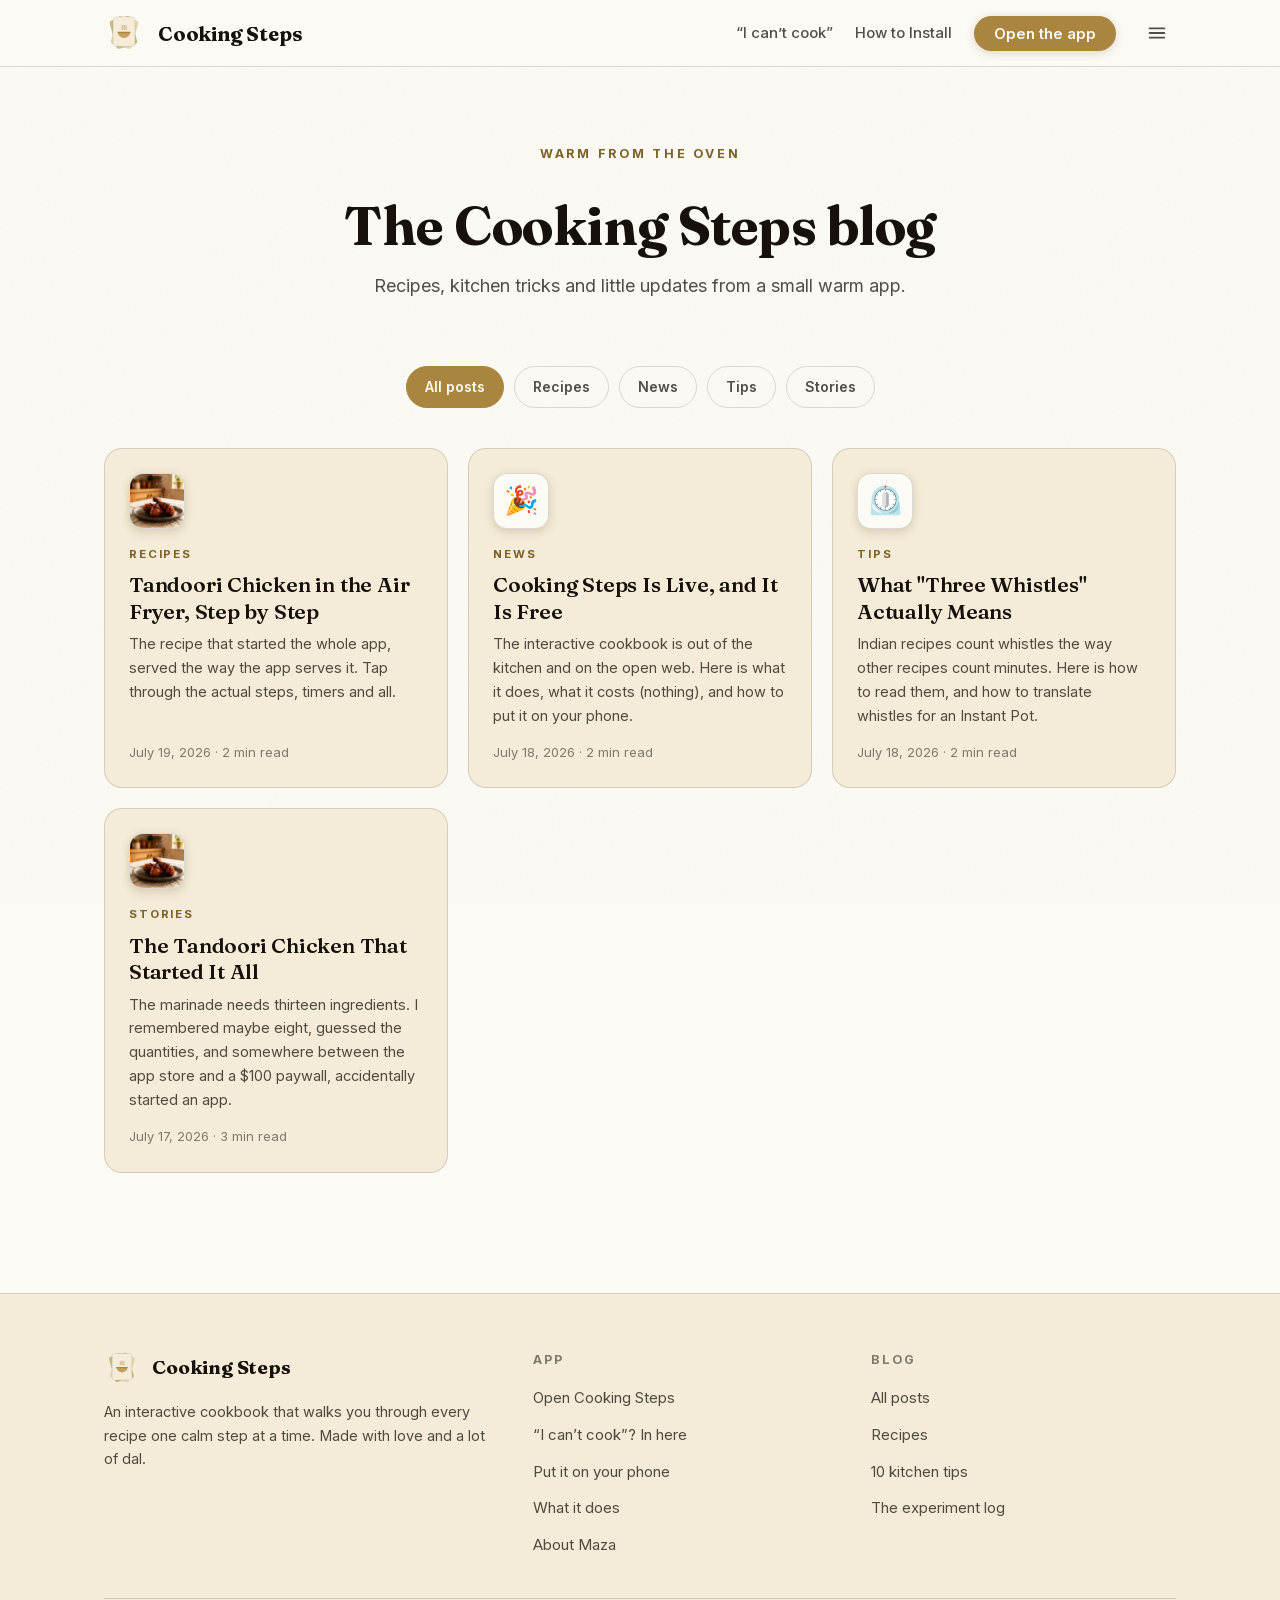
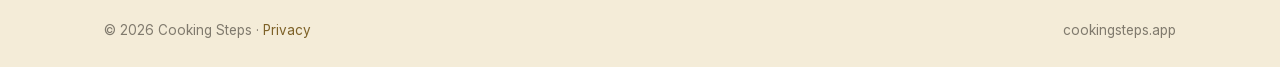
<file: blog/index.html>
<!doctype html>
<html lang="en" data-theme="light">
<head>
<meta charset="utf-8">
<meta name="viewport" content="width=device-width, initial-scale=1">
<script>try{var t=localStorage.getItem("cookingsteps.site.theme")||localStorage.getItem("kitchencards.theme.v1");if(t==="dark")document.documentElement.setAttribute("data-theme","dark")}catch(e){}</script>
<title>The Cooking Steps blog</title>
<meta name="description" content="Recipes, kitchen tricks and little updates from a small warm app.">
<link rel="canonical" href="https://cookingsteps.app/blog/">
<meta name="theme-color" content="#FCFAF4">
<meta property="og:type" content="article">
<meta property="og:url" content="https://cookingsteps.app/blog/">
<meta property="og:site_name" content="Cooking Steps">
<meta property="og:title" content="The Cooking Steps blog">
<meta property="og:description" content="Recipes, kitchen tricks and little updates from a small warm app.">
<meta property="og:image" content="https://cookingsteps.app/app/icons/og-image.png">
<meta name="twitter:card" content="summary_large_image">
<link rel="icon" type="image/png" sizes="32x32" href="/app/icons/favicon-32.png">
<link rel="apple-touch-icon" href="/app/icons/icon-180.png">
<link rel="preload" href="/assets/fonts/fraunces-400.woff2" as="font" type="font/woff2" crossorigin>
<link rel="preload" href="/assets/fonts/inter-400.woff2" as="font" type="font/woff2" crossorigin>
<link rel="stylesheet" href="/site.css?v=075c2c51">
</head>
<body>
<header class="site">
  <div class="wrap nav">
    <a href="/" class="mark" aria-label="Cooking Steps home"><svg viewBox="60 100 392 360" xmlns="http://www.w3.org/2000/svg" aria-hidden="true">
<g transform="rotate(-16 256 310)"><rect x="150" y="146" width="212" height="286" rx="26" fill="#CBB985"/></g>
<g transform="rotate(16 256 310)"><rect x="150" y="146" width="212" height="286" rx="26" fill="#E4D4AF"/></g>
<rect x="149" y="137" width="214" height="290" rx="28" fill="#F4ECD8" stroke="#16110B" stroke-opacity=".16" stroke-width="5"/>
<g transform="translate(256 298)">
<path d="M-58 -2 L58 -2 A58 48 0 0 1 -58 -2 Z" fill="#C7A15A"/>
<rect x="-64" y="-14" width="128" height="14" rx="7" fill="#A9853F"/>
<path class="msteam" d="M-18 -34 C-28 -49 -9 -58 -18 -74" fill="none" stroke="#C7A15A" stroke-width="9" stroke-linecap="round"/>
<path class="msteam m2" d="M1 -38 C-9 -53 10 -62 1 -80" fill="none" stroke="#C7A15A" stroke-width="9" stroke-linecap="round"/>
<path class="msteam m3" d="M20 -34 C11 -49 30 -58 20 -74" fill="none" stroke="#C7A15A" stroke-width="9" stroke-linecap="round"/>
</g>
</svg></a>
    <a href="/" class="name">Cooking Steps</a>
    <nav class="links">
      <a href="/start/" class="navblog navtop">“I can’t cook”</a>
      <a href="/#install" class="navblog navtop">How to Install</a>
      <a href="/app/" class="btn">Open the app</a>
      <button class="nav-burger" aria-label="Open menu" aria-expanded="false" onclick="var h=this.closest('header');h.classList.toggle('menu-open');this.setAttribute('aria-expanded',h.classList.contains('menu-open'))"><svg viewBox="0 0 24 24" fill="none" stroke="currentColor" stroke-width="2" stroke-linecap="round"><path d="M4 7h16M4 12h16M4 17h16"/></svg></button>
      <div class="navset">
      <a href="/start/" class="navblog m-only">“I can’t cook”</a>
      <a href="/#install" class="navblog m-only">How to Install</a>
      <a href="/blog/" class="navblog on">Blog</a>
      <a href="/tips/" class="navblog">Kitchen &amp; Cooking Tips</a>
      <a href="/experiments/" class="navblog">Experiments</a>
      <a href="/about/" class="navblog">About Maza</a>
      <button class="theme-btn" id="themeBtn" aria-label="Switch between day and night theme">
        <svg class="sun" viewBox="0 0 24 24" fill="none" stroke="currentColor" stroke-width="2" stroke-linecap="round"><circle cx="12" cy="12" r="4"/><path d="M12 2v2M12 20v2M4.9 4.9l1.4 1.4M17.7 17.7l1.4 1.4M2 12h2M20 12h2M4.9 19.1l1.4-1.4M17.7 6.3l1.4-1.4"/></svg>
        <svg class="moon" viewBox="0 0 24 24" fill="none" stroke="currentColor" stroke-width="2" stroke-linecap="round"><path d="M21 12.8A9 9 0 1 1 11.2 3a7 7 0 0 0 9.8 9.8z"/></svg>
        <span class="tb-label">Day / night</span>
      </button>
      </div>
    </nav>
  </div>
</header>
<main>
<div class="bloghero">
  <div class="wrap">
    <span class="eyebrow">Warm from the oven</span>
    <h1>The Cooking Steps blog</h1>
    <p>Recipes, kitchen tricks and little updates from a small warm app.</p>
  </div>
</div>
<div class="wrap blogwrap">
  <div class="filterbar"><button class="fchip on" data-f="all">All posts</button><button class="fchip" data-f="Recipes">Recipes</button><button class="fchip" data-f="News">News</button><button class="fchip" data-f="Tips">Tips</button><button class="fchip" data-f="Stories">Stories</button></div>
  <div class="postgrid" id="grid">
<a class="postcard" href="/blog/tandoori-chicken/" data-cat="Recipes">
  <span class="em pcphoto"><img src="/assets/tandoori.jpg" alt=""></span>
  <span class="cat">Recipes</span>
  <h3>Tandoori Chicken in the Air Fryer, Step by Step</h3>
  <p>The recipe that started the whole app, served the way the app serves it. Tap through the actual steps, timers and all.</p>
  <span class="meta">July 19, 2026 · 2 min read</span>
</a>
<a class="postcard" href="/blog/hello-world/" data-cat="News">
  <span class="em">🎉</span>
  <span class="cat">News</span>
  <h3>Cooking Steps Is Live, and It Is Free</h3>
  <p>The interactive cookbook is out of the kitchen and on the open web. Here is what it does, what it costs (nothing), and how to put it on your phone.</p>
  <span class="meta">July 18, 2026 · 2 min read</span>
</a>
<a class="postcard" href="/blog/three-whistles/" data-cat="Tips">
  <span class="em">⏲️</span>
  <span class="cat">Tips</span>
  <h3>What "Three Whistles" Actually Means</h3>
  <p>Indian recipes count whistles the way other recipes count minutes. Here is how to read them, and how to translate whistles for an Instant Pot.</p>
  <span class="meta">July 18, 2026 · 2 min read</span>
</a>
<a class="postcard" href="/blog/why-cooking-steps/" data-cat="Stories">
  <span class="em pcphoto"><img src="/assets/tandoori.jpg" alt=""></span>
  <span class="cat">Stories</span>
  <h3>The Tandoori Chicken That Started It All</h3>
  <p>The marinade needs thirteen ingredients. I remembered maybe eight, guessed the quantities, and somewhere between the app store and a $100 paywall, accidentally started an app.</p>
  <span class="meta">July 17, 2026 · 3 min read</span>
</a>
  </div>
</div>
<script>
(function(){
  var chips=document.querySelectorAll(".fchip"),cards=document.querySelectorAll(".postcard");
  function pick(f){
    chips.forEach(function(c){c.classList.toggle("on",c.dataset.f===f)});
    cards.forEach(function(c){c.style.display=(f==="all"||c.dataset.cat===f)?"":"none"});
  }
  chips.forEach(function(c){c.addEventListener("click",function(){pick(c.dataset.f)})});
  var h=location.hash.replace("#","").toLowerCase();
  if(h){chips.forEach(function(c){if(c.dataset.f.toLowerCase()===h)pick(c.dataset.f)})}
})();
</script>
</main>
<footer class="site">
  <div class="wrap">
    <div class="inner">
      <div>
        <div class="brandline"><span class="mark"><svg viewBox="60 100 392 360" xmlns="http://www.w3.org/2000/svg" aria-hidden="true">
<g transform="rotate(-16 256 310)"><rect x="150" y="146" width="212" height="286" rx="26" fill="#CBB985"/></g>
<g transform="rotate(16 256 310)"><rect x="150" y="146" width="212" height="286" rx="26" fill="#E4D4AF"/></g>
<rect x="149" y="137" width="214" height="290" rx="28" fill="#F4ECD8" stroke="#16110B" stroke-opacity=".16" stroke-width="5"/>
<g transform="translate(256 298)">
<path d="M-58 -2 L58 -2 A58 48 0 0 1 -58 -2 Z" fill="#C7A15A"/>
<rect x="-64" y="-14" width="128" height="14" rx="7" fill="#A9853F"/>
<path class="msteam" d="M-18 -34 C-28 -49 -9 -58 -18 -74" fill="none" stroke="#C7A15A" stroke-width="9" stroke-linecap="round"/>
<path class="msteam m2" d="M1 -38 C-9 -53 10 -62 1 -80" fill="none" stroke="#C7A15A" stroke-width="9" stroke-linecap="round"/>
<path class="msteam m3" d="M20 -34 C11 -49 30 -58 20 -74" fill="none" stroke="#C7A15A" stroke-width="9" stroke-linecap="round"/>
</g>
</svg></span><b>Cooking Steps</b></div>
        <p>An interactive cookbook that walks you through every recipe one calm step at a time. Made with love and a lot of dal.</p>
      </div>
      <div>
        <h4>App</h4>
        <ul>
          <li><a href="/app/">Open Cooking Steps</a></li>
          <li><a href="/start/">“I can’t cook”? In here</a></li>
          <li><a href="/#install">Put it on your phone</a></li>
          <li><a href="/#features">What it does</a></li>
          <li><a href="/about/">About Maza</a></li>
        </ul>
      </div>
      <div>
        <h4>Blog</h4>
        <ul>
          <li><a href="/blog/">All posts</a></li>
          <li><a href="/blog/#recipes">Recipes</a></li>
          <li><a href="/tips/">10 kitchen tips</a></li>
          <li><a href="/experiments/">The experiment log</a></li>
        </ul>
      </div>
    </div>
    <div class="small">
      <span>© 2026 Cooking Steps · <a href="/privacy/">Privacy</a></span>
      <span>cookingsteps.app</span>
    </div>
  </div>
</footer>
<script>
(function(){
  var btn=document.getElementById("themeBtn");
  if(btn)btn.addEventListener("click",function(){
    var root=document.documentElement;
    var next=root.getAttribute("data-theme")==="dark"?"light":"dark";
    root.setAttribute("data-theme",next);
    try{localStorage.setItem("cookingsteps.site.theme",next);localStorage.setItem("kitchencards.theme.v1",next)}catch(e){}
    var m=document.querySelector('meta[name="theme-color"]');
    if(m)m.setAttribute("content",next==="dark"?"#0f0b06":"#FCFAF4");
  });
  if(document.documentElement.getAttribute("data-theme")==="dark"){
    var tm=document.querySelector('meta[name="theme-color"]');
    if(tm)tm.setAttribute("content","#0f0b06");
  }
  var hdr=document.querySelector("header.site");
  function closeMenu(){
    if(hdr&&hdr.classList.contains("menu-open")){
      hdr.classList.remove("menu-open");
      var bb=hdr.querySelector(".nav-burger");
      if(bb)bb.setAttribute("aria-expanded","false");
    }
  }
  document.addEventListener("click",function(e){
    if(hdr&&hdr.classList.contains("menu-open")&&!e.target.closest(".navset")&&!e.target.closest(".nav-burger"))closeMenu();
  });
  document.addEventListener("keydown",function(e){if(e.key==="Escape")closeMenu()});
  addEventListener("hashchange",closeMenu);
  /* close on real width changes only: phones fire resize when the URL bar
     collapses mid-scroll or the keyboard opens, which yanked the menu shut */
  var _mw=innerWidth;
  addEventListener("resize",function(){ if(innerWidth!==_mw){ _mw=innerWidth; closeMenu(); } });
  if("serviceWorker" in navigator)addEventListener("load",function(){navigator.serviceWorker.register("/service-worker.js").catch(function(){})});
})();
</script>
</body>
</html>
</file>
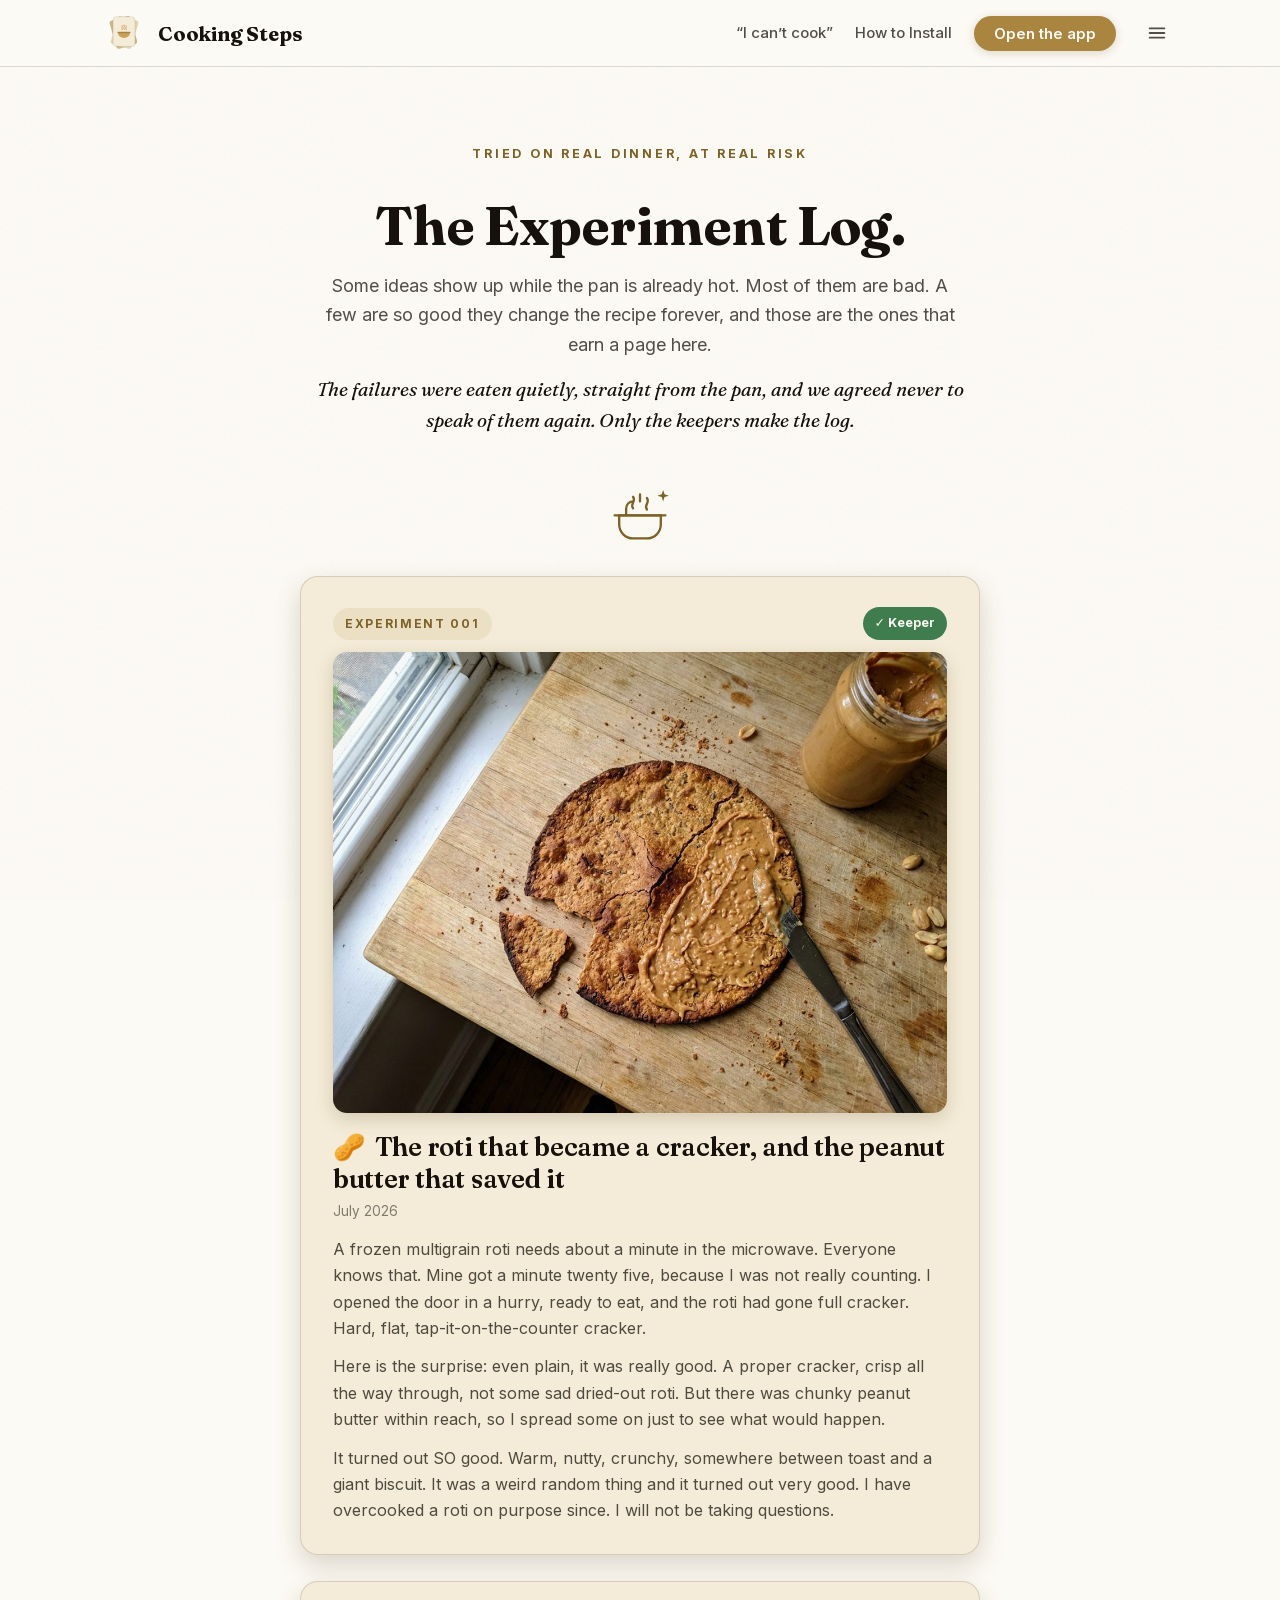
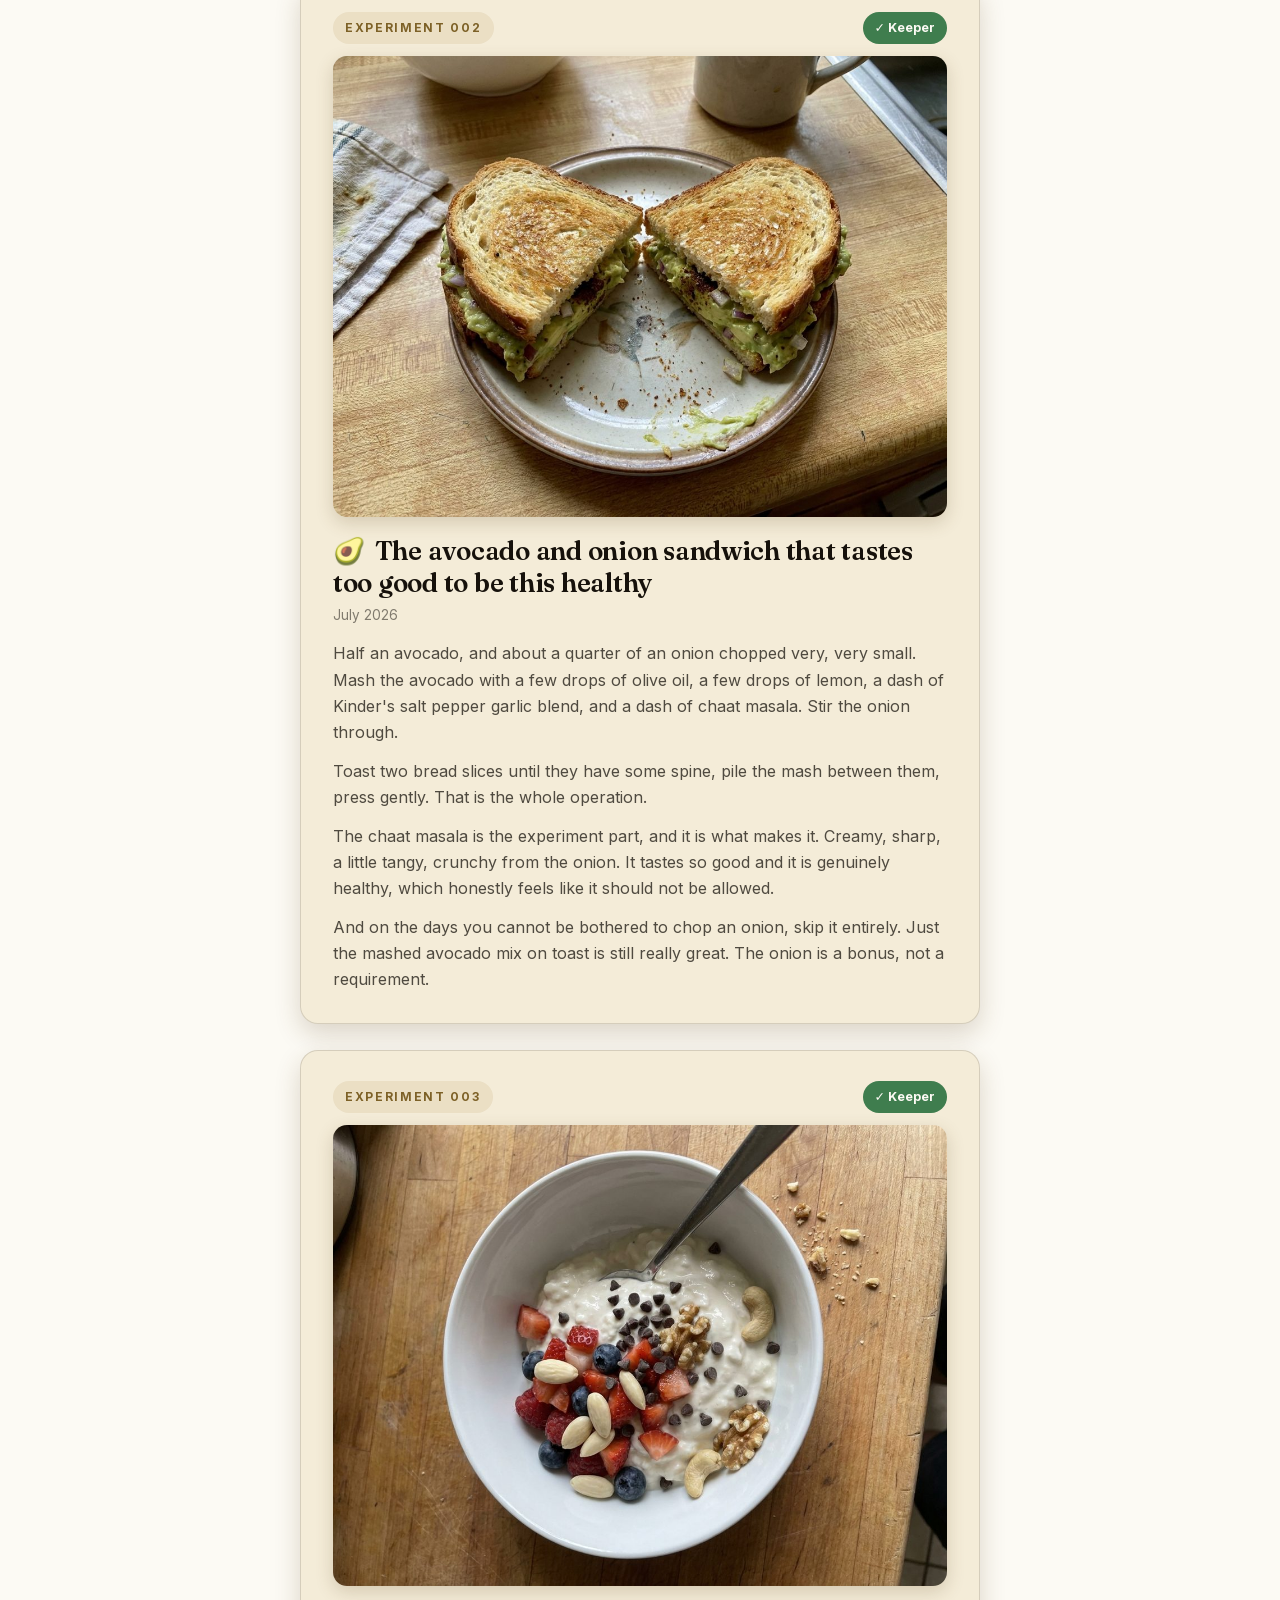
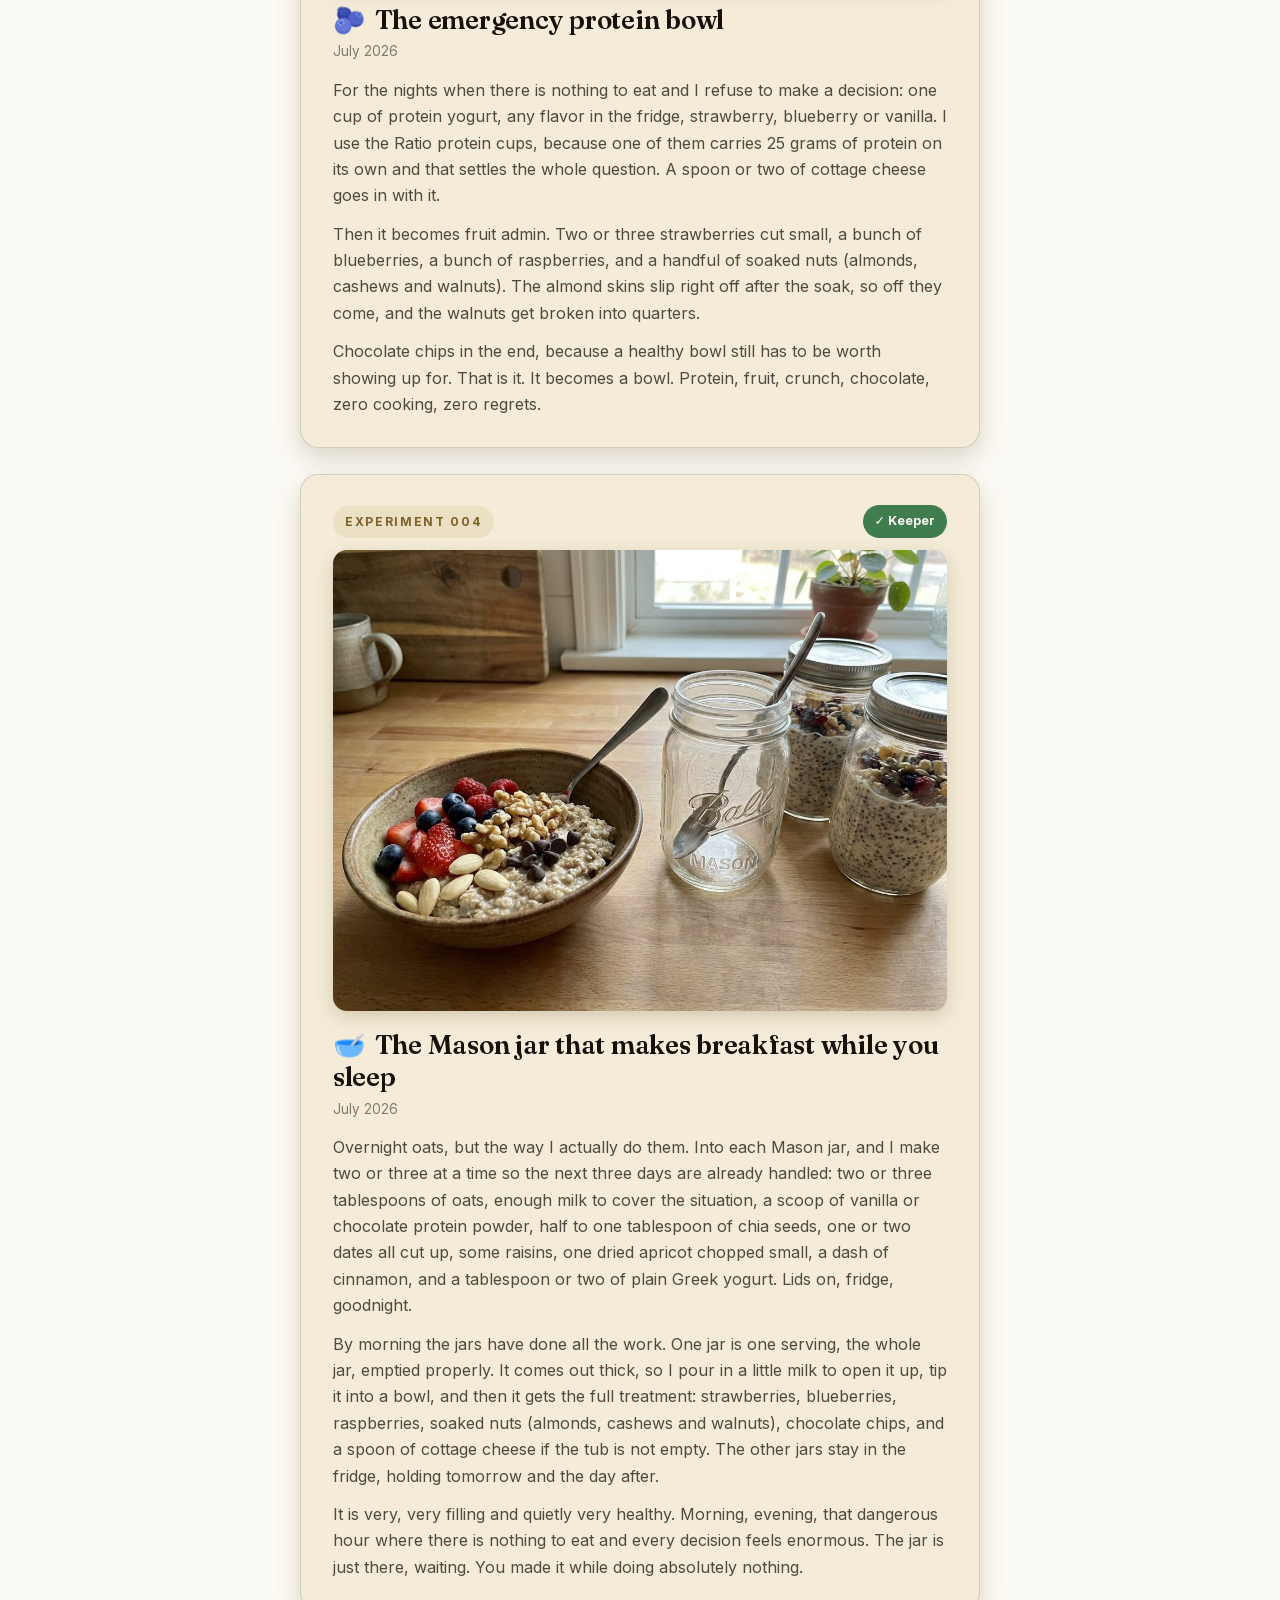
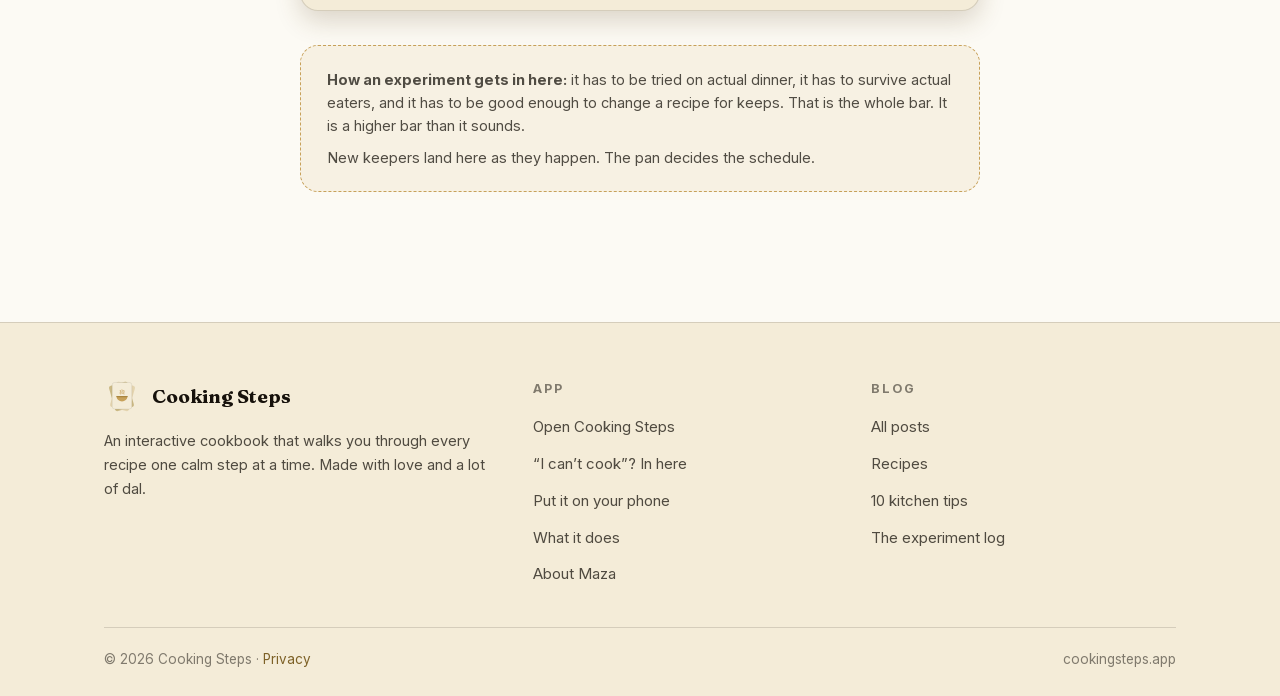
<file: experiments/index.html>
<!doctype html>
<html lang="en" data-theme="light">
<head>
<meta charset="utf-8">
<meta name="viewport" content="width=device-width, initial-scale=1">
<script>try{var t=localStorage.getItem("cookingsteps.site.theme")||localStorage.getItem("kitchencards.theme.v1");if(t==="dark")document.documentElement.setAttribute("data-theme","dark")}catch(e){}</script>
<title>The Experiment Log · Cooking Steps</title>
<meta name="description" content="Kitchen experiments that survived real dinner and changed a recipe for keeps. Only the winners make the log.">
<link rel="canonical" href="https://cookingsteps.app/experiments/">
<meta name="theme-color" content="#FCFAF4">
<meta property="og:type" content="article">
<meta property="og:url" content="https://cookingsteps.app/experiments/">
<meta property="og:site_name" content="Cooking Steps">
<meta property="og:title" content="The Experiment Log · Cooking Steps">
<meta property="og:description" content="Kitchen experiments that survived real dinner and changed a recipe for keeps. Only the winners make the log.">
<meta property="og:image" content="https://cookingsteps.app/app/icons/og-image.png">
<meta name="twitter:card" content="summary_large_image">
<link rel="icon" type="image/png" sizes="32x32" href="/app/icons/favicon-32.png">
<link rel="apple-touch-icon" href="/app/icons/icon-180.png">
<link rel="preload" href="/assets/fonts/fraunces-400.woff2" as="font" type="font/woff2" crossorigin>
<link rel="preload" href="/assets/fonts/inter-400.woff2" as="font" type="font/woff2" crossorigin>
<link rel="stylesheet" href="/site.css?v=075c2c51">
</head>
<body>
<header class="site">
  <div class="wrap nav">
    <a href="/" class="mark" aria-label="Cooking Steps home"><svg viewBox="60 100 392 360" xmlns="http://www.w3.org/2000/svg" aria-hidden="true">
<g transform="rotate(-16 256 310)"><rect x="150" y="146" width="212" height="286" rx="26" fill="#CBB985"/></g>
<g transform="rotate(16 256 310)"><rect x="150" y="146" width="212" height="286" rx="26" fill="#E4D4AF"/></g>
<rect x="149" y="137" width="214" height="290" rx="28" fill="#F4ECD8" stroke="#16110B" stroke-opacity=".16" stroke-width="5"/>
<g transform="translate(256 298)">
<path d="M-58 -2 L58 -2 A58 48 0 0 1 -58 -2 Z" fill="#C7A15A"/>
<rect x="-64" y="-14" width="128" height="14" rx="7" fill="#A9853F"/>
<path class="msteam" d="M-18 -34 C-28 -49 -9 -58 -18 -74" fill="none" stroke="#C7A15A" stroke-width="9" stroke-linecap="round"/>
<path class="msteam m2" d="M1 -38 C-9 -53 10 -62 1 -80" fill="none" stroke="#C7A15A" stroke-width="9" stroke-linecap="round"/>
<path class="msteam m3" d="M20 -34 C11 -49 30 -58 20 -74" fill="none" stroke="#C7A15A" stroke-width="9" stroke-linecap="round"/>
</g>
</svg></a>
    <a href="/" class="name">Cooking Steps</a>
    <nav class="links">
      <a href="/start/" class="navblog navtop">“I can’t cook”</a>
      <a href="/#install" class="navblog navtop">How to Install</a>
      <a href="/app/" class="btn">Open the app</a>
      <button class="nav-burger" aria-label="Open menu" aria-expanded="false" onclick="var h=this.closest('header');h.classList.toggle('menu-open');this.setAttribute('aria-expanded',h.classList.contains('menu-open'))"><svg viewBox="0 0 24 24" fill="none" stroke="currentColor" stroke-width="2" stroke-linecap="round"><path d="M4 7h16M4 12h16M4 17h16"/></svg></button>
      <div class="navset">
      <a href="/start/" class="navblog m-only">“I can’t cook”</a>
      <a href="/#install" class="navblog m-only">How to Install</a>
      <a href="/blog/" class="navblog">Blog</a>
      <a href="/tips/" class="navblog">Kitchen &amp; Cooking Tips</a>
      <a href="/experiments/" class="navblog on">Experiments</a>
      <a href="/about/" class="navblog">About Maza</a>
      <button class="theme-btn" id="themeBtn" aria-label="Switch between day and night theme">
        <svg class="sun" viewBox="0 0 24 24" fill="none" stroke="currentColor" stroke-width="2" stroke-linecap="round"><circle cx="12" cy="12" r="4"/><path d="M12 2v2M12 20v2M4.9 4.9l1.4 1.4M17.7 17.7l1.4 1.4M2 12h2M20 12h2M4.9 19.1l1.4-1.4M17.7 6.3l1.4-1.4"/></svg>
        <svg class="moon" viewBox="0 0 24 24" fill="none" stroke="currentColor" stroke-width="2" stroke-linecap="round"><path d="M21 12.8A9 9 0 1 1 11.2 3a7 7 0 0 0 9.8 9.8z"/></svg>
        <span class="tb-label">Day / night</span>
      </button>
      </div>
    </nav>
  </div>
</header>
<main>
<div class="bloghero">
  <div class="wrap">
    <span class="eyebrow">Tried on real dinner, at real risk</span>
    <h1>The Experiment Log.</h1>
    <p>Some ideas show up while the pan is already hot. Most of them are bad. A few are so good they change the recipe forever, and those are the ones that earn a page here.</p>
    <p style="margin-top:14px;font-family:Fraunces,serif;font-style:italic;font-size:19px;color:var(--ink)">The failures were eaten quietly, straight from the pan, and we agreed never to speak of them again. Only the keepers make the log.</p>
  </div>
</div>
<div class="wrap" style="padding-bottom:90px">
  <div class="expart" aria-hidden="true">
    <svg viewBox="0 0 64 64" fill="none" stroke="currentColor" stroke-width="2" stroke-linecap="round" stroke-linejoin="round"><g class="jpot"><path d="M14 34h36v8a12 12 0 0 1-12 12H26a12 12 0 0 1-12-12z"/><path d="M10 34h44M20 34v-6a6 6 0 0 1 6-6M32 22v-6"/><path class="jsteam" d="M26 28c-3-4 3-6 0-10"/><path class="jsteam js2" d="M38 29c-3-4 3-6 0-10"/></g><path class="jspark" d="M52 12l1.2 3.8L57 17l-3.8 1.2L52 22l-1.2-3.8L47 17l3.8-1.2z" fill="currentColor" stroke="none"/></svg>
  </div>
  <div class="explog">
    <article class="expcard">
      <div class="exphead"><span class="expno">Experiment 001</span><span class="expverdict">✓ Keeper</span></div>
      <img class="exphoto" src="/assets/exp-roti-pb.jpg" alt="A crisp overcooked multigrain roti spread with chunky peanut butter">
      <h2><span class="expemoji">🥜</span>The roti that became a cracker, and the peanut butter that saved it</h2>
      <div class="expdate">July 2026</div>
      <p>A frozen multigrain roti needs about a minute in the microwave. Everyone knows that. Mine got a minute twenty five, because I was not really counting. I opened the door in a hurry, ready to eat, and the roti had gone full cracker. Hard, flat, tap-it-on-the-counter cracker.</p>
      <p>Here is the surprise: even plain, it was really good. A proper cracker, crisp all the way through, not some sad dried-out roti. But there was chunky peanut butter within reach, so I spread some on just to see what would happen.</p>
      <p>It turned out SO good. Warm, nutty, crunchy, somewhere between toast and a giant biscuit. It was a weird random thing and it turned out very good. I have overcooked a roti on purpose since. I will not be taking questions.</p>
    </article>
    <article class="expcard">
      <div class="exphead"><span class="expno">Experiment 002</span><span class="expverdict">✓ Keeper</span></div>
      <img class="exphoto" src="/assets/exp-avocado-sandwich.jpg" alt="A halved avocado and onion sandwich on toasted bread slices">
      <h2><span class="expemoji">🥑</span>The avocado and onion sandwich that tastes too good to be this healthy</h2>
      <div class="expdate">July 2026</div>
      <p>Half an avocado, and about a quarter of an onion chopped very, very small. Mash the avocado with a few drops of olive oil, a few drops of lemon, a dash of Kinder's salt pepper garlic blend, and a dash of chaat masala. Stir the onion through.</p>
      <p>Toast two bread slices until they have some spine, pile the mash between them, press gently. That is the whole operation.</p>
      <p>The chaat masala is the experiment part, and it is what makes it. Creamy, sharp, a little tangy, crunchy from the onion. It tastes so good and it is genuinely healthy, which honestly feels like it should not be allowed.</p>
      <p>And on the days you cannot be bothered to chop an onion, skip it entirely. Just the mashed avocado mix on toast is still really great. The onion is a bonus, not a requirement.</p>
    </article>
    <article class="expcard">
      <div class="exphead"><span class="expno">Experiment 003</span><span class="expverdict">✓ Keeper</span></div>
      <img class="exphoto" src="/assets/exp-protein-bowl.jpg" alt="A yogurt bowl topped with berries, soaked nuts and chocolate chips">
      <h2><span class="expemoji">🫐</span>The emergency protein bowl</h2>
      <div class="expdate">July 2026</div>
      <p>For the nights when there is nothing to eat and I refuse to make a decision: one cup of protein yogurt, any flavor in the fridge, strawberry, blueberry or vanilla. I use the Ratio protein cups, because one of them carries 25 grams of protein on its own and that settles the whole question. A spoon or two of cottage cheese goes in with it.</p>
      <p>Then it becomes fruit admin. Two or three strawberries cut small, a bunch of blueberries, a bunch of raspberries, and a handful of soaked nuts (almonds, cashews and walnuts). The almond skins slip right off after the soak, so off they come, and the walnuts get broken into quarters.</p>
      <p>Chocolate chips in the end, because a healthy bowl still has to be worth showing up for. That is it. It becomes a bowl. Protein, fruit, crunch, chocolate, zero cooking, zero regrets.</p>
    </article>
    <article class="expcard">
      <div class="exphead"><span class="expno">Experiment 004</span><span class="expverdict">✓ Keeper</span></div>
      <img class="exphoto" src="/assets/exp-overnight-oats.jpg" alt="A Mason jar of overnight oats beside a bowl topped with berries and nuts">
      <h2><span class="expemoji">🥣</span>The Mason jar that makes breakfast while you sleep</h2>
      <div class="expdate">July 2026</div>
      <p>Overnight oats, but the way I actually do them. Into each Mason jar, and I make two or three at a time so the next three days are already handled: two or three tablespoons of oats, enough milk to cover the situation, a scoop of vanilla or chocolate protein powder, half to one tablespoon of chia seeds, one or two dates all cut up, some raisins, one dried apricot chopped small, a dash of cinnamon, and a tablespoon or two of plain Greek yogurt. Lids on, fridge, goodnight.</p>
      <p>By morning the jars have done all the work. One jar is one serving, the whole jar, emptied properly. It comes out thick, so I pour in a little milk to open it up, tip it into a bowl, and then it gets the full treatment: strawberries, blueberries, raspberries, soaked nuts (almonds, cashews and walnuts), chocolate chips, and a spoon of cottage cheese if the tub is not empty. The other jars stay in the fridge, holding tomorrow and the day after.</p>
      <p>It is very, very filling and quietly very healthy. Morning, evening, that dangerous hour where there is nothing to eat and every decision feels enormous. The jar is just there, waiting. You made it while doing absolutely nothing.</p>
    </article>
  </div>
  <div class="expnote">
    <p><b>How an experiment gets in here:</b> it has to be tried on actual dinner, it has to survive actual eaters, and it has to be good enough to change a recipe for keeps. That is the whole bar. It is a higher bar than it sounds.</p>
    <p>New keepers land here as they happen. The pan decides the schedule.</p>
  </div>
</div>
</main>
<footer class="site">
  <div class="wrap">
    <div class="inner">
      <div>
        <div class="brandline"><span class="mark"><svg viewBox="60 100 392 360" xmlns="http://www.w3.org/2000/svg" aria-hidden="true">
<g transform="rotate(-16 256 310)"><rect x="150" y="146" width="212" height="286" rx="26" fill="#CBB985"/></g>
<g transform="rotate(16 256 310)"><rect x="150" y="146" width="212" height="286" rx="26" fill="#E4D4AF"/></g>
<rect x="149" y="137" width="214" height="290" rx="28" fill="#F4ECD8" stroke="#16110B" stroke-opacity=".16" stroke-width="5"/>
<g transform="translate(256 298)">
<path d="M-58 -2 L58 -2 A58 48 0 0 1 -58 -2 Z" fill="#C7A15A"/>
<rect x="-64" y="-14" width="128" height="14" rx="7" fill="#A9853F"/>
<path class="msteam" d="M-18 -34 C-28 -49 -9 -58 -18 -74" fill="none" stroke="#C7A15A" stroke-width="9" stroke-linecap="round"/>
<path class="msteam m2" d="M1 -38 C-9 -53 10 -62 1 -80" fill="none" stroke="#C7A15A" stroke-width="9" stroke-linecap="round"/>
<path class="msteam m3" d="M20 -34 C11 -49 30 -58 20 -74" fill="none" stroke="#C7A15A" stroke-width="9" stroke-linecap="round"/>
</g>
</svg></span><b>Cooking Steps</b></div>
        <p>An interactive cookbook that walks you through every recipe one calm step at a time. Made with love and a lot of dal.</p>
      </div>
      <div>
        <h4>App</h4>
        <ul>
          <li><a href="/app/">Open Cooking Steps</a></li>
          <li><a href="/start/">“I can’t cook”? In here</a></li>
          <li><a href="/#install">Put it on your phone</a></li>
          <li><a href="/#features">What it does</a></li>
          <li><a href="/about/">About Maza</a></li>
        </ul>
      </div>
      <div>
        <h4>Blog</h4>
        <ul>
          <li><a href="/blog/">All posts</a></li>
          <li><a href="/blog/#recipes">Recipes</a></li>
          <li><a href="/tips/">10 kitchen tips</a></li>
          <li><a href="/experiments/">The experiment log</a></li>
        </ul>
      </div>
    </div>
    <div class="small">
      <span>© 2026 Cooking Steps · <a href="/privacy/">Privacy</a></span>
      <span>cookingsteps.app</span>
    </div>
  </div>
</footer>
<script>
(function(){
  var btn=document.getElementById("themeBtn");
  if(btn)btn.addEventListener("click",function(){
    var root=document.documentElement;
    var next=root.getAttribute("data-theme")==="dark"?"light":"dark";
    root.setAttribute("data-theme",next);
    try{localStorage.setItem("cookingsteps.site.theme",next);localStorage.setItem("kitchencards.theme.v1",next)}catch(e){}
    var m=document.querySelector('meta[name="theme-color"]');
    if(m)m.setAttribute("content",next==="dark"?"#0f0b06":"#FCFAF4");
  });
  if(document.documentElement.getAttribute("data-theme")==="dark"){
    var tm=document.querySelector('meta[name="theme-color"]');
    if(tm)tm.setAttribute("content","#0f0b06");
  }
  var hdr=document.querySelector("header.site");
  function closeMenu(){
    if(hdr&&hdr.classList.contains("menu-open")){
      hdr.classList.remove("menu-open");
      var bb=hdr.querySelector(".nav-burger");
      if(bb)bb.setAttribute("aria-expanded","false");
    }
  }
  document.addEventListener("click",function(e){
    if(hdr&&hdr.classList.contains("menu-open")&&!e.target.closest(".navset")&&!e.target.closest(".nav-burger"))closeMenu();
  });
  document.addEventListener("keydown",function(e){if(e.key==="Escape")closeMenu()});
  addEventListener("hashchange",closeMenu);
  /* close on real width changes only: phones fire resize when the URL bar
     collapses mid-scroll or the keyboard opens, which yanked the menu shut */
  var _mw=innerWidth;
  addEventListener("resize",function(){ if(innerWidth!==_mw){ _mw=innerWidth; closeMenu(); } });
  if("serviceWorker" in navigator)addEventListener("load",function(){navigator.serviceWorker.register("/service-worker.js").catch(function(){})});
})();
</script>
</body>
</html>
</file>
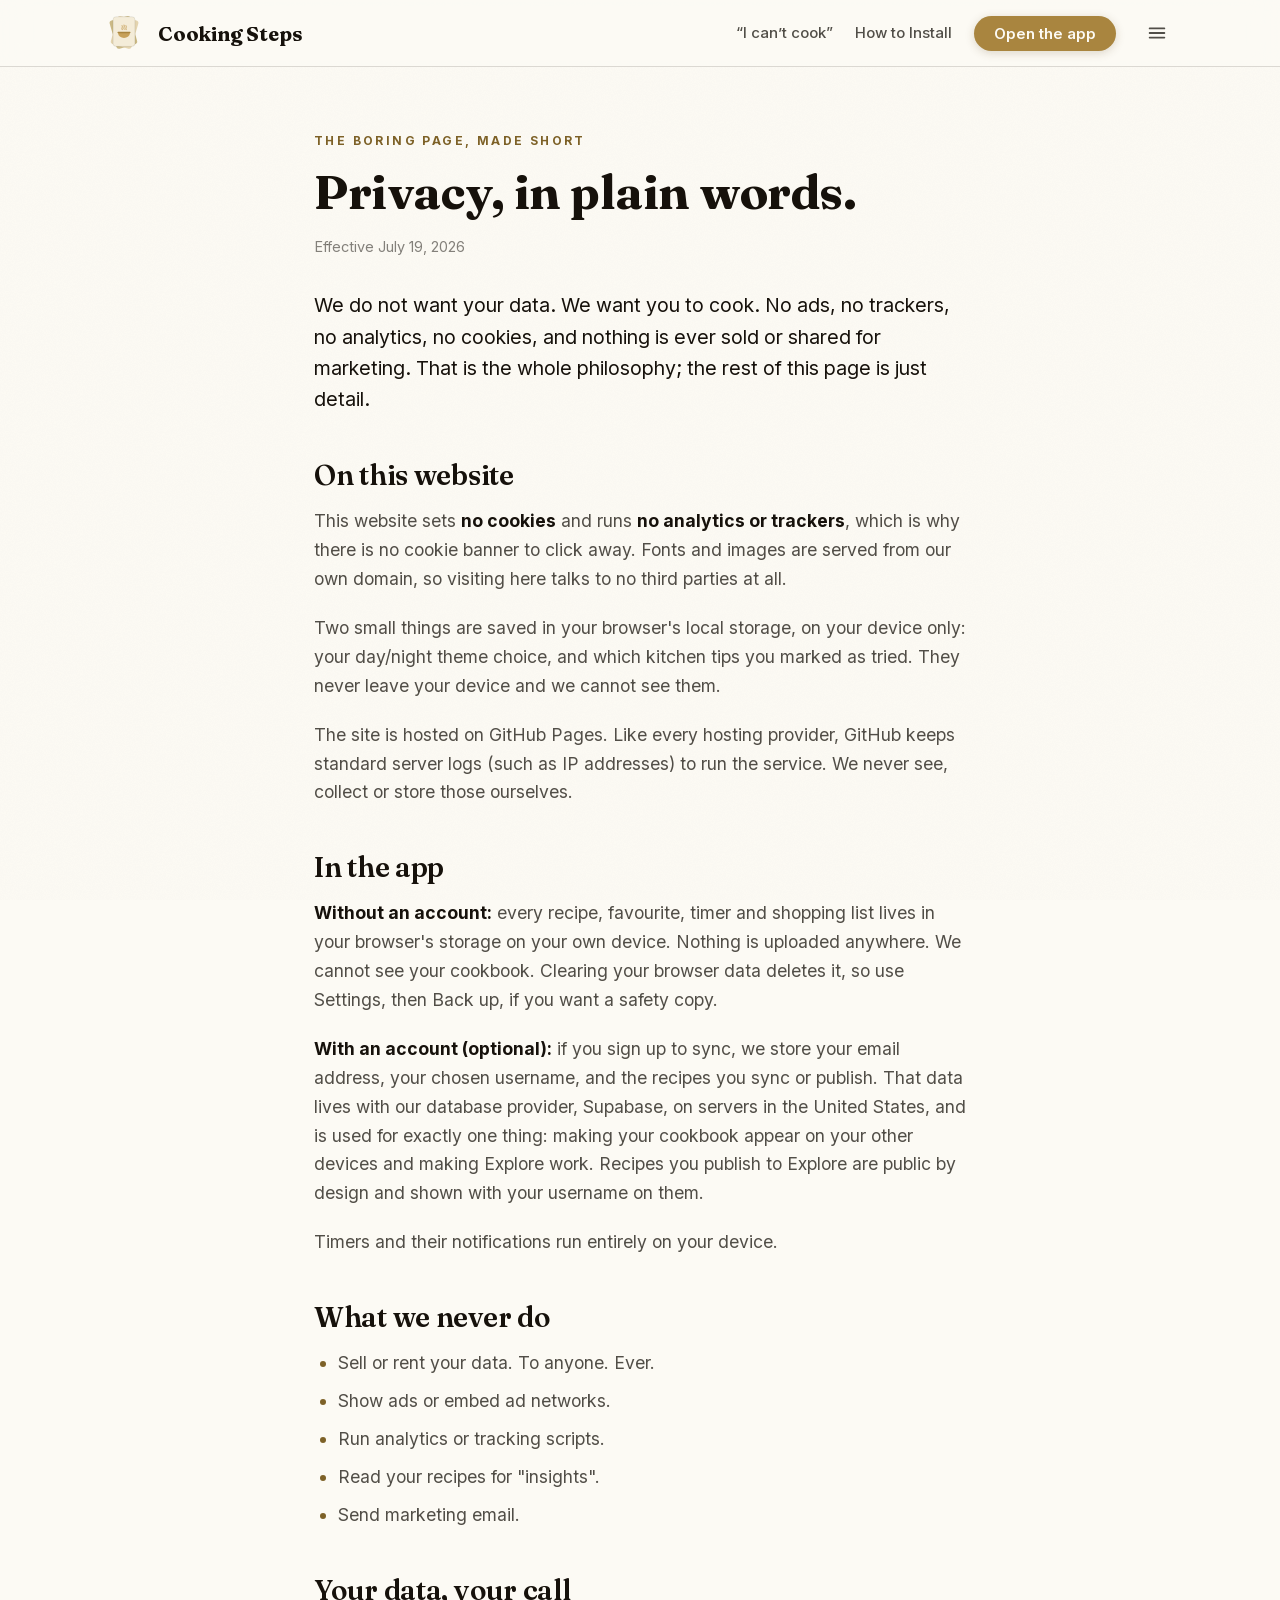
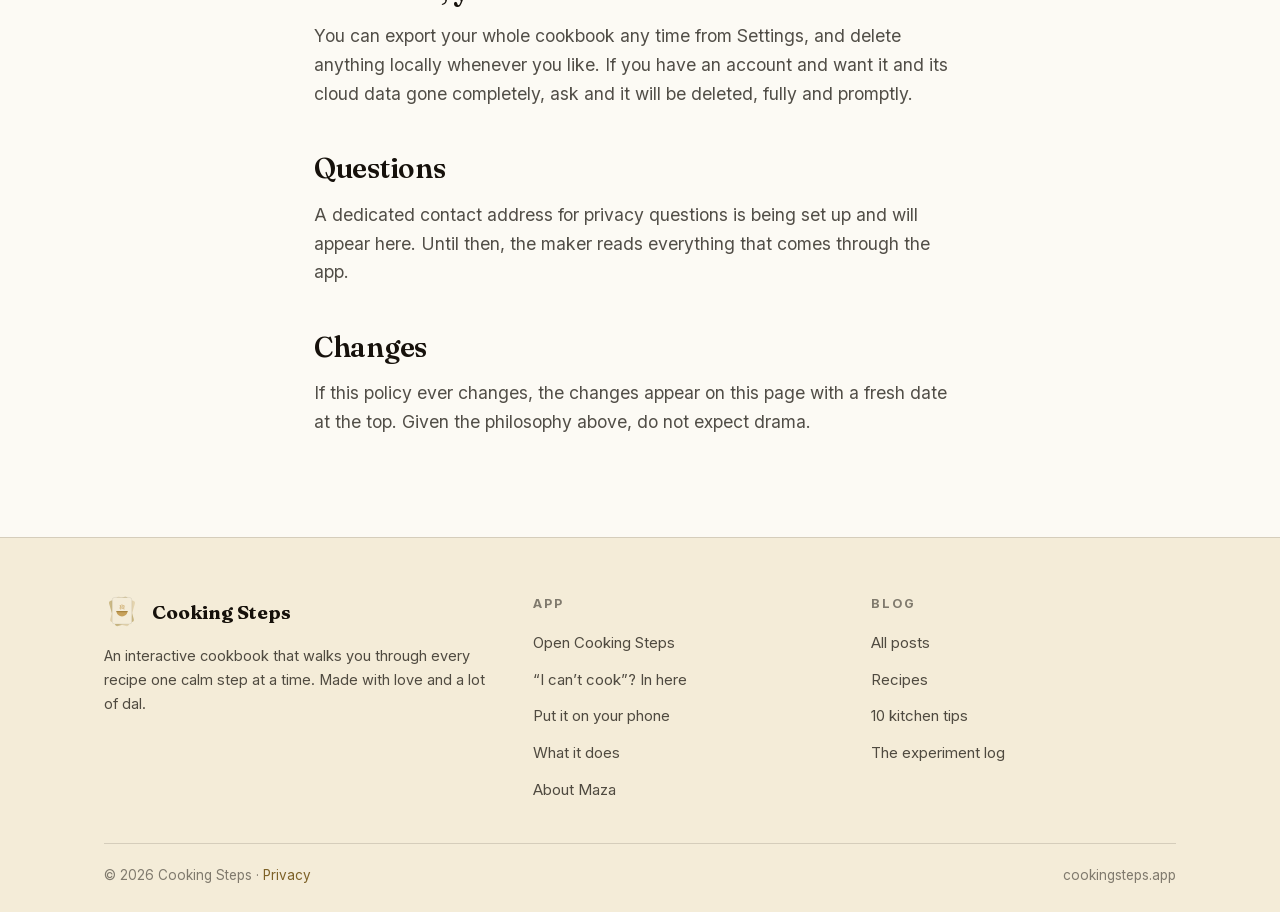
<file: privacy/index.html>
<!doctype html>
<html lang="en" data-theme="light">
<head>
<meta charset="utf-8">
<meta name="viewport" content="width=device-width, initial-scale=1">
<script>try{var t=localStorage.getItem("cookingsteps.site.theme")||localStorage.getItem("kitchencards.theme.v1");if(t==="dark")document.documentElement.setAttribute("data-theme","dark")}catch(e){}</script>
<title>Privacy · Cooking Steps</title>
<meta name="description" content="No ads, no trackers, no analytics, no cookies. What little Cooking Steps stores, and where, in plain words.">
<link rel="canonical" href="https://cookingsteps.app/privacy/">
<meta name="theme-color" content="#FCFAF4">
<meta property="og:type" content="article">
<meta property="og:url" content="https://cookingsteps.app/privacy/">
<meta property="og:site_name" content="Cooking Steps">
<meta property="og:title" content="Privacy · Cooking Steps">
<meta property="og:description" content="No ads, no trackers, no analytics, no cookies. What little Cooking Steps stores, and where, in plain words.">
<meta property="og:image" content="https://cookingsteps.app/app/icons/og-image.png">
<meta name="twitter:card" content="summary_large_image">
<link rel="icon" type="image/png" sizes="32x32" href="/app/icons/favicon-32.png">
<link rel="apple-touch-icon" href="/app/icons/icon-180.png">
<link rel="preload" href="/assets/fonts/fraunces-400.woff2" as="font" type="font/woff2" crossorigin>
<link rel="preload" href="/assets/fonts/inter-400.woff2" as="font" type="font/woff2" crossorigin>
<link rel="stylesheet" href="/site.css?v=075c2c51">
</head>
<body>
<header class="site">
  <div class="wrap nav">
    <a href="/" class="mark" aria-label="Cooking Steps home"><svg viewBox="60 100 392 360" xmlns="http://www.w3.org/2000/svg" aria-hidden="true">
<g transform="rotate(-16 256 310)"><rect x="150" y="146" width="212" height="286" rx="26" fill="#CBB985"/></g>
<g transform="rotate(16 256 310)"><rect x="150" y="146" width="212" height="286" rx="26" fill="#E4D4AF"/></g>
<rect x="149" y="137" width="214" height="290" rx="28" fill="#F4ECD8" stroke="#16110B" stroke-opacity=".16" stroke-width="5"/>
<g transform="translate(256 298)">
<path d="M-58 -2 L58 -2 A58 48 0 0 1 -58 -2 Z" fill="#C7A15A"/>
<rect x="-64" y="-14" width="128" height="14" rx="7" fill="#A9853F"/>
<path class="msteam" d="M-18 -34 C-28 -49 -9 -58 -18 -74" fill="none" stroke="#C7A15A" stroke-width="9" stroke-linecap="round"/>
<path class="msteam m2" d="M1 -38 C-9 -53 10 -62 1 -80" fill="none" stroke="#C7A15A" stroke-width="9" stroke-linecap="round"/>
<path class="msteam m3" d="M20 -34 C11 -49 30 -58 20 -74" fill="none" stroke="#C7A15A" stroke-width="9" stroke-linecap="round"/>
</g>
</svg></a>
    <a href="/" class="name">Cooking Steps</a>
    <nav class="links">
      <a href="/start/" class="navblog navtop">“I can’t cook”</a>
      <a href="/#install" class="navblog navtop">How to Install</a>
      <a href="/app/" class="btn">Open the app</a>
      <button class="nav-burger" aria-label="Open menu" aria-expanded="false" onclick="var h=this.closest('header');h.classList.toggle('menu-open');this.setAttribute('aria-expanded',h.classList.contains('menu-open'))"><svg viewBox="0 0 24 24" fill="none" stroke="currentColor" stroke-width="2" stroke-linecap="round"><path d="M4 7h16M4 12h16M4 17h16"/></svg></button>
      <div class="navset">
      <a href="/start/" class="navblog m-only">“I can’t cook”</a>
      <a href="/#install" class="navblog m-only">How to Install</a>
      <a href="/blog/" class="navblog">Blog</a>
      <a href="/tips/" class="navblog">Kitchen &amp; Cooking Tips</a>
      <a href="/experiments/" class="navblog">Experiments</a>
      <a href="/about/" class="navblog">About Maza</a>
      <button class="theme-btn" id="themeBtn" aria-label="Switch between day and night theme">
        <svg class="sun" viewBox="0 0 24 24" fill="none" stroke="currentColor" stroke-width="2" stroke-linecap="round"><circle cx="12" cy="12" r="4"/><path d="M12 2v2M12 20v2M4.9 4.9l1.4 1.4M17.7 17.7l1.4 1.4M2 12h2M20 12h2M4.9 19.1l1.4-1.4M17.7 6.3l1.4-1.4"/></svg>
        <svg class="moon" viewBox="0 0 24 24" fill="none" stroke="currentColor" stroke-width="2" stroke-linecap="round"><path d="M21 12.8A9 9 0 1 1 11.2 3a7 7 0 0 0 9.8 9.8z"/></svg>
        <span class="tb-label">Day / night</span>
      </button>
      </div>
    </nav>
  </div>
</header>
<main>
<article class="post">
  <div class="cat">The boring page, made short</div>
  <h1>Privacy, in plain words.</h1>
  <div class="byline">Effective July 19, 2026</div>
  <div class="prose">
<p>We do not want your data. We want you to cook. No ads, no trackers, no analytics, no cookies, and nothing is ever sold or shared for marketing. That is the whole philosophy; the rest of this page is just detail.</p>

<h2>On this website</h2>
<p>This website sets <strong>no cookies</strong> and runs <strong>no analytics or trackers</strong>, which is why there is no cookie banner to click away. Fonts and images are served from our own domain, so visiting here talks to no third parties at all.</p>
<p>Two small things are saved in your browser's local storage, on your device only: your day/night theme choice, and which kitchen tips you marked as tried. They never leave your device and we cannot see them.</p>
<p>The site is hosted on GitHub Pages. Like every hosting provider, GitHub keeps standard server logs (such as IP addresses) to run the service. We never see, collect or store those ourselves.</p>

<h2>In the app</h2>
<p><strong>Without an account:</strong> every recipe, favourite, timer and shopping list lives in your browser's storage on your own device. Nothing is uploaded anywhere. We cannot see your cookbook. Clearing your browser data deletes it, so use Settings, then Back up, if you want a safety copy.</p>
<p><strong>With an account (optional):</strong> if you sign up to sync, we store your email address, your chosen username, and the recipes you sync or publish. That data lives with our database provider, Supabase, on servers in the United States, and is used for exactly one thing: making your cookbook appear on your other devices and making Explore work. Recipes you publish to Explore are public by design and shown with your username on them.</p>
<p>Timers and their notifications run entirely on your device.</p>

<h2>What we never do</h2>
<ul>
<li>Sell or rent your data. To anyone. Ever.</li>
<li>Show ads or embed ad networks.</li>
<li>Run analytics or tracking scripts.</li>
<li>Read your recipes for "insights".</li>
<li>Send marketing email.</li>
</ul>

<h2>Your data, your call</h2>
<p>You can export your whole cookbook any time from Settings, and delete anything locally whenever you like. If you have an account and want it and its cloud data gone completely, ask and it will be deleted, fully and promptly.</p>

<h2>Questions</h2>
<p>A dedicated contact address for privacy questions is being set up and will appear here. Until then, the maker reads everything that comes through the app.</p>

<h2>Changes</h2>
<p>If this policy ever changes, the changes appear on this page with a fresh date at the top. Given the philosophy above, do not expect drama.</p>
  </div>
</article>
</main>
<footer class="site">
  <div class="wrap">
    <div class="inner">
      <div>
        <div class="brandline"><span class="mark"><svg viewBox="60 100 392 360" xmlns="http://www.w3.org/2000/svg" aria-hidden="true">
<g transform="rotate(-16 256 310)"><rect x="150" y="146" width="212" height="286" rx="26" fill="#CBB985"/></g>
<g transform="rotate(16 256 310)"><rect x="150" y="146" width="212" height="286" rx="26" fill="#E4D4AF"/></g>
<rect x="149" y="137" width="214" height="290" rx="28" fill="#F4ECD8" stroke="#16110B" stroke-opacity=".16" stroke-width="5"/>
<g transform="translate(256 298)">
<path d="M-58 -2 L58 -2 A58 48 0 0 1 -58 -2 Z" fill="#C7A15A"/>
<rect x="-64" y="-14" width="128" height="14" rx="7" fill="#A9853F"/>
<path class="msteam" d="M-18 -34 C-28 -49 -9 -58 -18 -74" fill="none" stroke="#C7A15A" stroke-width="9" stroke-linecap="round"/>
<path class="msteam m2" d="M1 -38 C-9 -53 10 -62 1 -80" fill="none" stroke="#C7A15A" stroke-width="9" stroke-linecap="round"/>
<path class="msteam m3" d="M20 -34 C11 -49 30 -58 20 -74" fill="none" stroke="#C7A15A" stroke-width="9" stroke-linecap="round"/>
</g>
</svg></span><b>Cooking Steps</b></div>
        <p>An interactive cookbook that walks you through every recipe one calm step at a time. Made with love and a lot of dal.</p>
      </div>
      <div>
        <h4>App</h4>
        <ul>
          <li><a href="/app/">Open Cooking Steps</a></li>
          <li><a href="/start/">“I can’t cook”? In here</a></li>
          <li><a href="/#install">Put it on your phone</a></li>
          <li><a href="/#features">What it does</a></li>
          <li><a href="/about/">About Maza</a></li>
        </ul>
      </div>
      <div>
        <h4>Blog</h4>
        <ul>
          <li><a href="/blog/">All posts</a></li>
          <li><a href="/blog/#recipes">Recipes</a></li>
          <li><a href="/tips/">10 kitchen tips</a></li>
          <li><a href="/experiments/">The experiment log</a></li>
        </ul>
      </div>
    </div>
    <div class="small">
      <span>© 2026 Cooking Steps · <a href="/privacy/">Privacy</a></span>
      <span>cookingsteps.app</span>
    </div>
  </div>
</footer>
<script>
(function(){
  var btn=document.getElementById("themeBtn");
  if(btn)btn.addEventListener("click",function(){
    var root=document.documentElement;
    var next=root.getAttribute("data-theme")==="dark"?"light":"dark";
    root.setAttribute("data-theme",next);
    try{localStorage.setItem("cookingsteps.site.theme",next);localStorage.setItem("kitchencards.theme.v1",next)}catch(e){}
    var m=document.querySelector('meta[name="theme-color"]');
    if(m)m.setAttribute("content",next==="dark"?"#0f0b06":"#FCFAF4");
  });
  if(document.documentElement.getAttribute("data-theme")==="dark"){
    var tm=document.querySelector('meta[name="theme-color"]');
    if(tm)tm.setAttribute("content","#0f0b06");
  }
  var hdr=document.querySelector("header.site");
  function closeMenu(){
    if(hdr&&hdr.classList.contains("menu-open")){
      hdr.classList.remove("menu-open");
      var bb=hdr.querySelector(".nav-burger");
      if(bb)bb.setAttribute("aria-expanded","false");
    }
  }
  document.addEventListener("click",function(e){
    if(hdr&&hdr.classList.contains("menu-open")&&!e.target.closest(".navset")&&!e.target.closest(".nav-burger"))closeMenu();
  });
  document.addEventListener("keydown",function(e){if(e.key==="Escape")closeMenu()});
  addEventListener("hashchange",closeMenu);
  /* close on real width changes only: phones fire resize when the URL bar
     collapses mid-scroll or the keyboard opens, which yanked the menu shut */
  var _mw=innerWidth;
  addEventListener("resize",function(){ if(innerWidth!==_mw){ _mw=innerWidth; closeMenu(); } });
  if("serviceWorker" in navigator)addEventListener("load",function(){navigator.serviceWorker.register("/service-worker.js").catch(function(){})});
})();
</script>
</body>
</html>
</file>
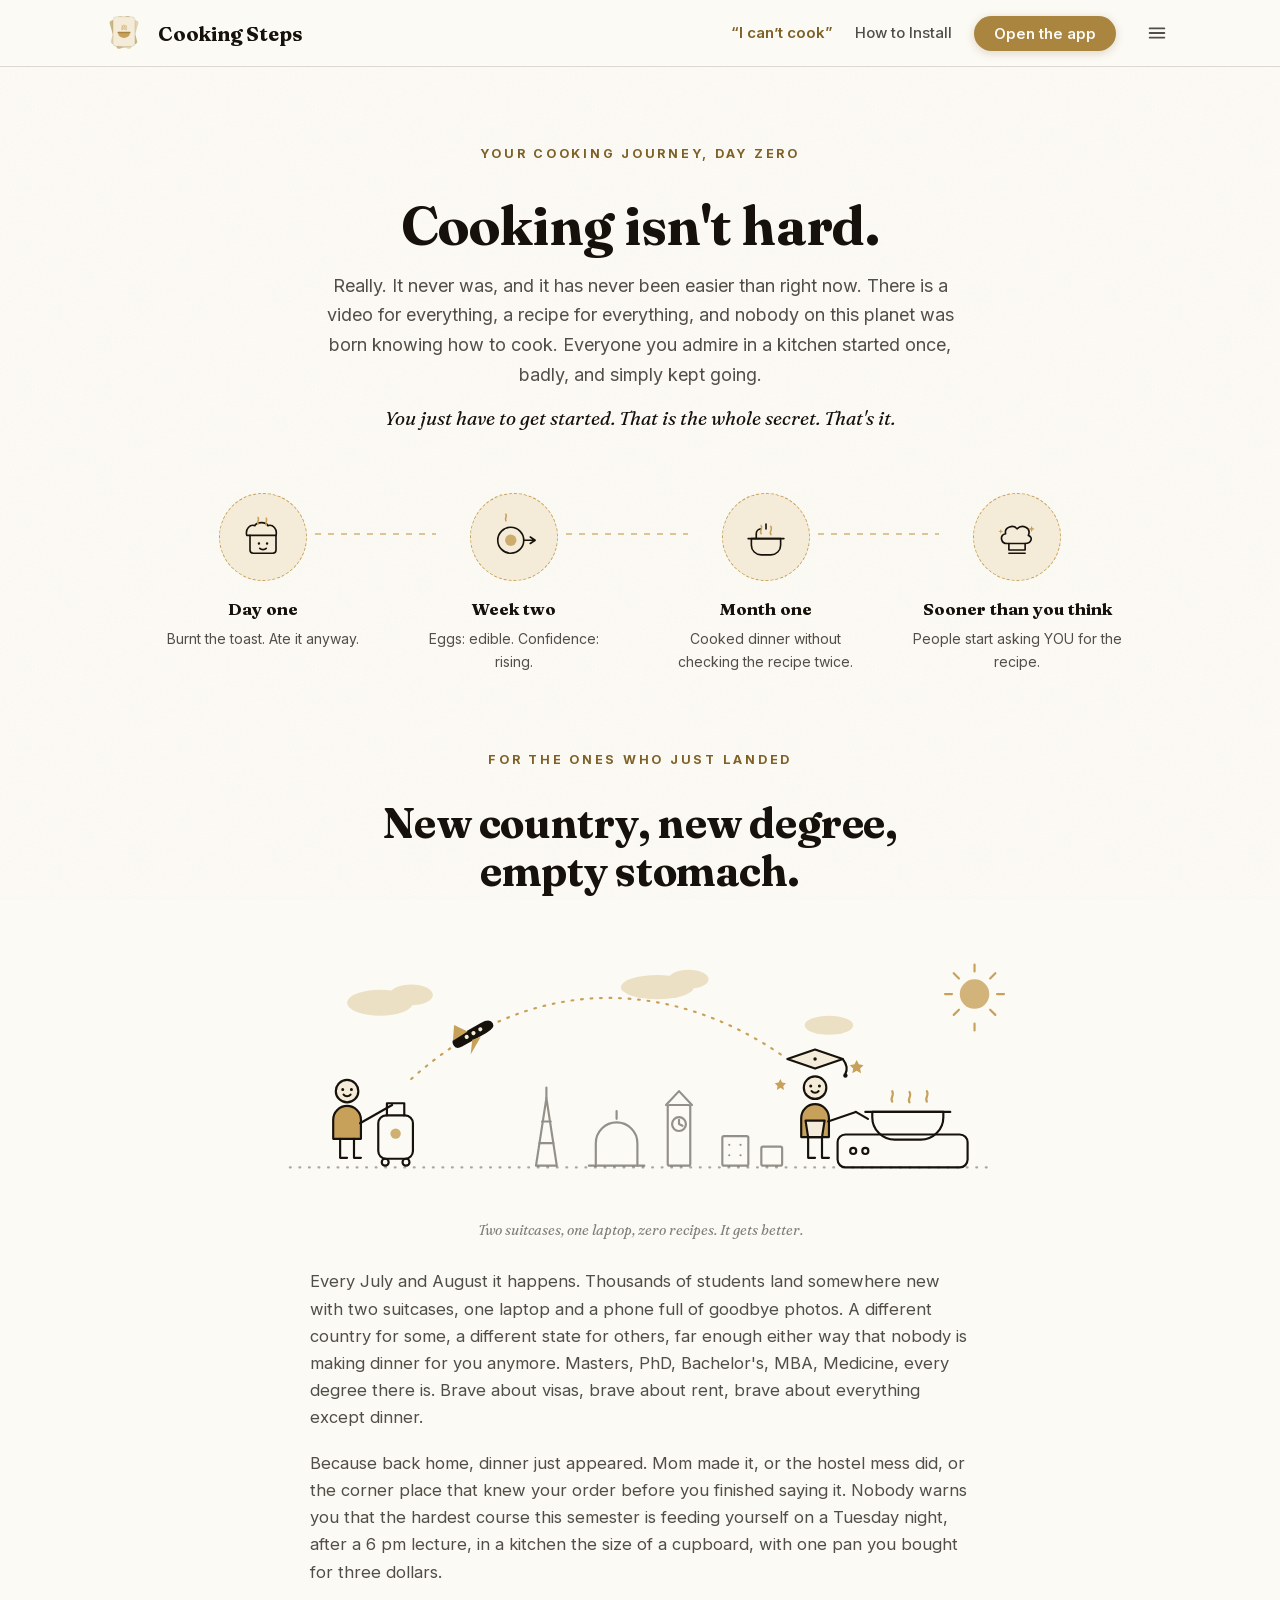
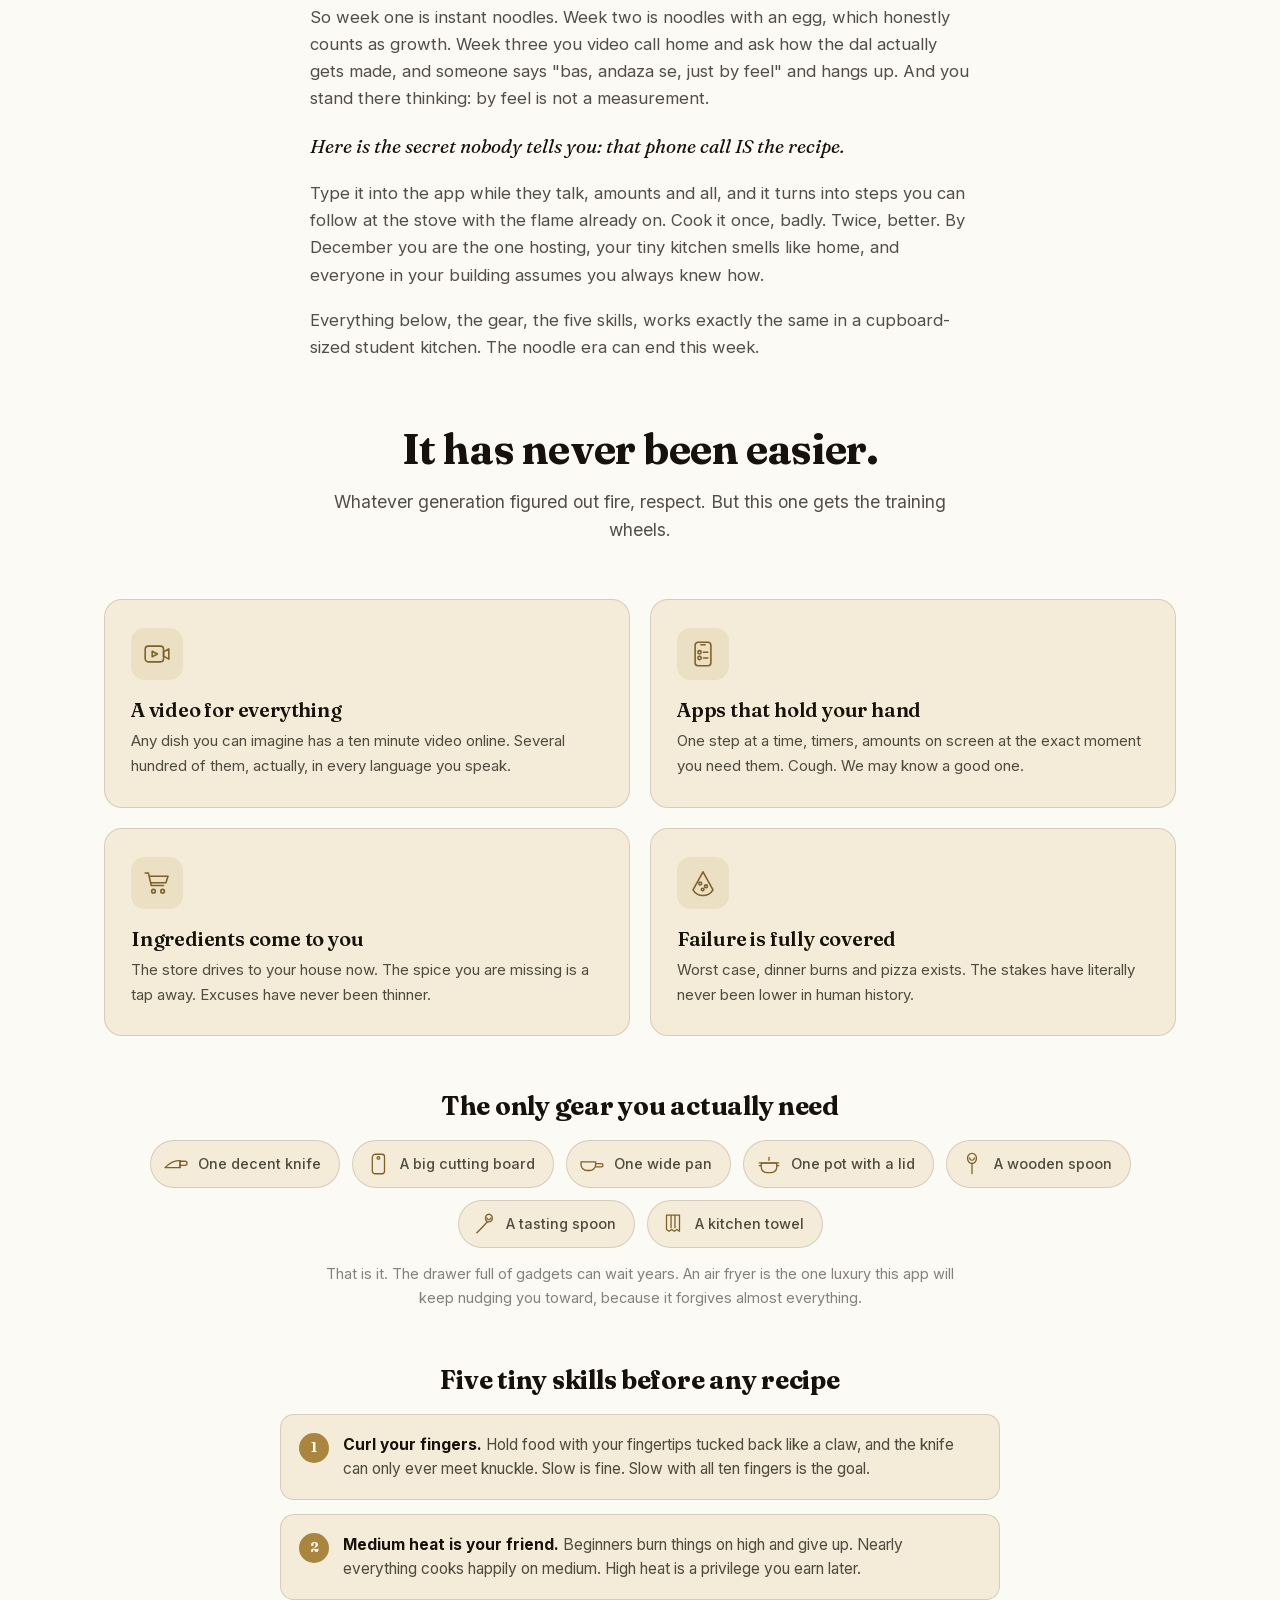
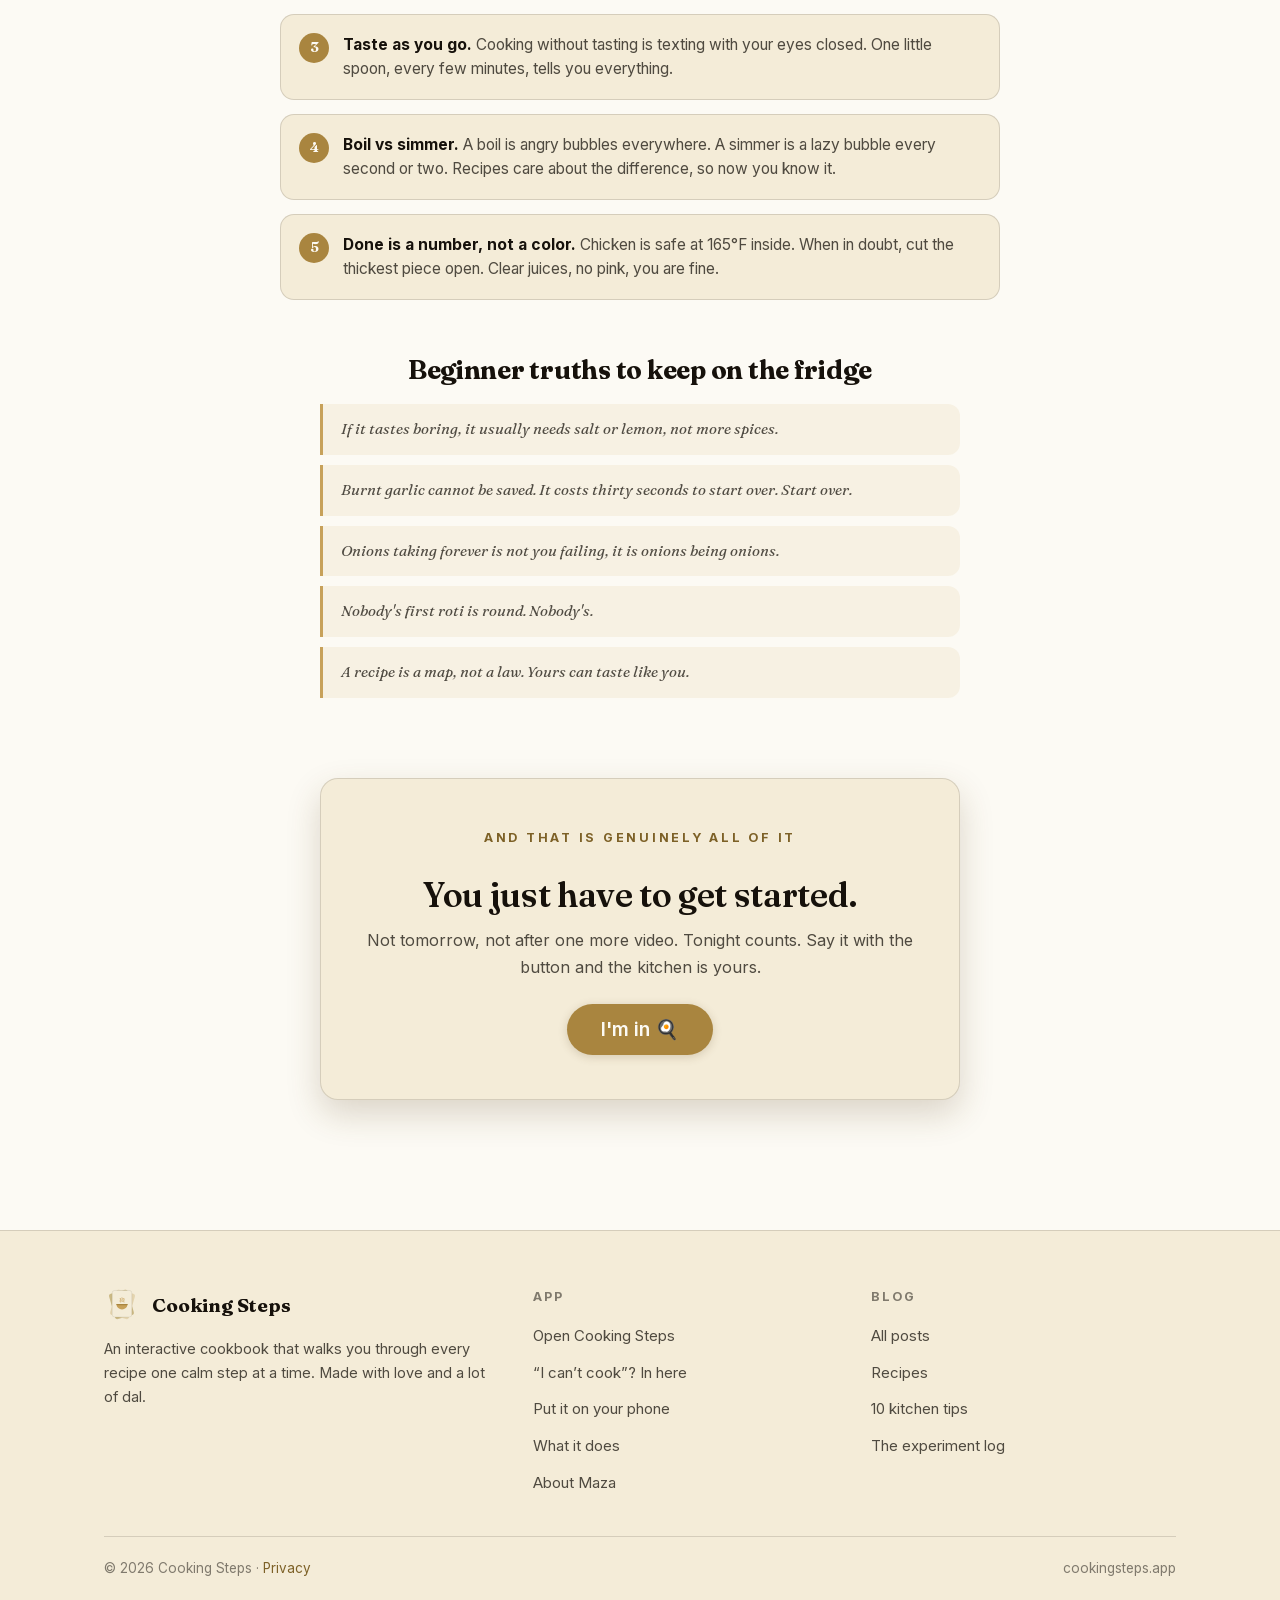
<file: start/index.html>
<!doctype html>
<html lang="en" data-theme="light">
<head>
<meta charset="utf-8">
<meta name="viewport" content="width=device-width, initial-scale=1">
<script>try{var t=localStorage.getItem("cookingsteps.site.theme")||localStorage.getItem("kitchencards.theme.v1");if(t==="dark")document.documentElement.setAttribute("data-theme","dark")}catch(e){}</script>
<title>“I Can’t Cook” · Cooking Steps</title>
<meta name="description" content="Think you can't cook? This page disagrees. The shortest honest path from zero to a real dinner you made yourself.">
<link rel="canonical" href="https://cookingsteps.app/start/">
<meta name="theme-color" content="#FCFAF4">
<meta property="og:type" content="article">
<meta property="og:url" content="https://cookingsteps.app/start/">
<meta property="og:site_name" content="Cooking Steps">
<meta property="og:title" content="“I Can’t Cook” · Cooking Steps">
<meta property="og:description" content="Think you can't cook? This page disagrees. The shortest honest path from zero to a real dinner you made yourself.">
<meta property="og:image" content="https://cookingsteps.app/app/icons/og-image.png">
<meta name="twitter:card" content="summary_large_image">
<link rel="icon" type="image/png" sizes="32x32" href="/app/icons/favicon-32.png">
<link rel="apple-touch-icon" href="/app/icons/icon-180.png">
<link rel="preload" href="/assets/fonts/fraunces-400.woff2" as="font" type="font/woff2" crossorigin>
<link rel="preload" href="/assets/fonts/inter-400.woff2" as="font" type="font/woff2" crossorigin>
<link rel="stylesheet" href="/site.css?v=075c2c51">
</head>
<body>
<header class="site">
  <div class="wrap nav">
    <a href="/" class="mark" aria-label="Cooking Steps home"><svg viewBox="60 100 392 360" xmlns="http://www.w3.org/2000/svg" aria-hidden="true">
<g transform="rotate(-16 256 310)"><rect x="150" y="146" width="212" height="286" rx="26" fill="#CBB985"/></g>
<g transform="rotate(16 256 310)"><rect x="150" y="146" width="212" height="286" rx="26" fill="#E4D4AF"/></g>
<rect x="149" y="137" width="214" height="290" rx="28" fill="#F4ECD8" stroke="#16110B" stroke-opacity=".16" stroke-width="5"/>
<g transform="translate(256 298)">
<path d="M-58 -2 L58 -2 A58 48 0 0 1 -58 -2 Z" fill="#C7A15A"/>
<rect x="-64" y="-14" width="128" height="14" rx="7" fill="#A9853F"/>
<path class="msteam" d="M-18 -34 C-28 -49 -9 -58 -18 -74" fill="none" stroke="#C7A15A" stroke-width="9" stroke-linecap="round"/>
<path class="msteam m2" d="M1 -38 C-9 -53 10 -62 1 -80" fill="none" stroke="#C7A15A" stroke-width="9" stroke-linecap="round"/>
<path class="msteam m3" d="M20 -34 C11 -49 30 -58 20 -74" fill="none" stroke="#C7A15A" stroke-width="9" stroke-linecap="round"/>
</g>
</svg></a>
    <a href="/" class="name">Cooking Steps</a>
    <nav class="links">
      <a href="/start/" class="navblog navtop on">“I can’t cook”</a>
      <a href="/#install" class="navblog navtop">How to Install</a>
      <a href="/app/" class="btn">Open the app</a>
      <button class="nav-burger" aria-label="Open menu" aria-expanded="false" onclick="var h=this.closest('header');h.classList.toggle('menu-open');this.setAttribute('aria-expanded',h.classList.contains('menu-open'))"><svg viewBox="0 0 24 24" fill="none" stroke="currentColor" stroke-width="2" stroke-linecap="round"><path d="M4 7h16M4 12h16M4 17h16"/></svg></button>
      <div class="navset">
      <a href="/start/" class="navblog m-only on">“I can’t cook”</a>
      <a href="/#install" class="navblog m-only">How to Install</a>
      <a href="/blog/" class="navblog">Blog</a>
      <a href="/tips/" class="navblog">Kitchen &amp; Cooking Tips</a>
      <a href="/experiments/" class="navblog">Experiments</a>
      <a href="/about/" class="navblog">About Maza</a>
      <button class="theme-btn" id="themeBtn" aria-label="Switch between day and night theme">
        <svg class="sun" viewBox="0 0 24 24" fill="none" stroke="currentColor" stroke-width="2" stroke-linecap="round"><circle cx="12" cy="12" r="4"/><path d="M12 2v2M12 20v2M4.9 4.9l1.4 1.4M17.7 17.7l1.4 1.4M2 12h2M20 12h2M4.9 19.1l1.4-1.4M17.7 6.3l1.4-1.4"/></svg>
        <svg class="moon" viewBox="0 0 24 24" fill="none" stroke="currentColor" stroke-width="2" stroke-linecap="round"><path d="M21 12.8A9 9 0 1 1 11.2 3a7 7 0 0 0 9.8 9.8z"/></svg>
        <span class="tb-label">Day / night</span>
      </button>
      </div>
    </nav>
  </div>
</header>
<main>
<div class="bloghero">
  <div class="wrap">
    <span class="eyebrow">Your cooking journey, day zero</span>
    <h1>Cooking isn't hard.</h1>
    <p>Really. It never was, and it has never been easier than right now. There is a video for everything, a recipe for everything, and nobody on this planet was born knowing how to cook. Everyone you admire in a kitchen started once, badly, and simply kept going.</p>
    <p style="margin-top:14px;font-family:Fraunces,serif;font-style:italic;font-size:19px;color:var(--ink)">You just have to get started. That is the whole secret. That's it.</p>
  </div>
</div>
<div class="wrap" style="padding-bottom:90px">

  <div class="journey" aria-label="An illustrated cooking journey from burnt toast to people asking you for recipes">
    <div class="jstop">
      <span class="jart"><svg viewBox="0 0 64 64" fill="none" stroke="currentColor" stroke-width="2" stroke-linecap="round" stroke-linejoin="round"><g class="jrock"><path d="M16 30v18a4 4 0 0 0 4 4h24a4 4 0 0 0 4-4V30"/><path d="M12 30c-2-8 4-14 10-12 2-5 14-5 16 0 6-2 12 4 10 12z"/><path class="jsteam" d="M26 16c-2-3 2-5 0-8" stroke="#C7A15A"/><path class="jsteam js2" d="M36 17c-2-3 2-5 0-8" stroke="#C7A15A"/><path d="M27 40h.01M37 40h.01" stroke-width="3"/><path d="M28 46c2 2 6 2 8 0"/></g></svg></span>
      <b>Day one</b>
      <p>Burnt the toast. Ate it anyway.</p>
    </div>
    <div class="jstop">
      <span class="jart"><svg viewBox="0 0 64 64" fill="none" stroke="currentColor" stroke-width="2" stroke-linecap="round" stroke-linejoin="round"><circle cx="28" cy="36" r="16"/><path d="M44 36h14M52 32l6 4-6 4"/><circle class="jyolk" cx="28" cy="36" r="7" fill="#C7A15A" stroke="none" opacity=".85"/><path class="jsteam js3" d="M22 12c-2-3 2-5 0-8" stroke="#C7A15A"/></svg></span>
      <b>Week two</b>
      <p>Eggs: edible. Confidence: rising.</p>
    </div>
    <div class="jstop">
      <span class="jart"><svg viewBox="0 0 64 64" fill="none" stroke="currentColor" stroke-width="2" stroke-linecap="round" stroke-linejoin="round"><g class="jpot"><path d="M14 34h36v8a12 12 0 0 1-12 12H26a12 12 0 0 1-12-12z"/><path d="M10 34h44M20 34v-6a6 6 0 0 1 6-6M32 22v-6" /><path class="jsteam" d="M26 28c-3-4 3-6 0-10" stroke="#C7A15A"/><path class="jsteam js2" d="M38 29c-3-4 3-6 0-10" stroke="#C7A15A"/></g></svg></span>
      <b>Month one</b>
      <p>Cooked dinner without checking the recipe twice.</p>
    </div>
    <div class="jstop">
      <span class="jart"><svg viewBox="0 0 64 64" fill="none" stroke="currentColor" stroke-width="2" stroke-linecap="round" stroke-linejoin="round"><g class="jhat"><path d="M20 40c-8 0-10-10-2-12-2-8 10-12 14-6 6-6 18-2 14 8 6 2 4 10-4 10z"/><path d="M22 40v8h20v-8M22 52h20"/></g><path class="jspark" d="M50 18l1 3 3 1-3 1-1 3-1-3-3-1 3-1z" fill="#C7A15A" stroke="none"/><path class="jspark k2" d="M12 22l.8 2.2L15 25l-2.2.8L12 28l-.8-2.2L9 25l2.2-.8z" fill="#C7A15A" stroke="none"/></svg></span>
      <b>Sooner than you think</b>
      <p>People start asking YOU for the recipe.</p>
    </div>
  </div>

  <div class="kicker" style="margin-top:72px">
    <span class="eyebrow">For the ones who just landed</span>
    <h2>New country, new degree, empty stomach.</h2>
  </div>
  <div class="flyart" aria-label="A suitcase, a flight path, books and a noodle cup, then a happy cooking pot">
    <svg viewBox="0 0 900 300" fill="none" stroke="currentColor" stroke-width="2.5" stroke-linecap="round" stroke-linejoin="round">
      <g class="flysun" stroke="#C7A15A">
        <circle cx="836" cy="52" r="17" fill="#C7A15A" stroke="none" opacity=".8"/>
        <path d="M836 26v-8M836 86v8M810 52h-8M870 52h-8M818 34l-6-6M854 34l6-6M818 70l-6 6M854 70l6 6"/>
      </g>
      <g class="cloud" fill="var(--card-2)" stroke="none"><ellipse cx="150" cy="62" rx="38" ry="15"/><ellipse cx="186" cy="53" rx="25" ry="12"/></g>
      <g class="cloud c2" fill="var(--card-2)" stroke="none"><ellipse cx="470" cy="44" rx="42" ry="14"/><ellipse cx="506" cy="35" rx="23" ry="11"/></g>
      <g class="cloud c3" fill="var(--card-2)" stroke="none"><ellipse cx="668" cy="88" rx="28" ry="11"/></g>
      <path d="M46 252h808" stroke-dasharray="1 10" opacity=".35"/>
      <g opacity=".45">
        <path d="M330 250h24L342 172z"/>
        <path d="M334 224h16M337 199h10M342 172v-12"/>
        <path d="M399 250v-26a24 24 0 0 1 48 0v26"/>
        <path d="M423 196v-9M391 250h64"/>
        <rect x="482" y="180" width="26" height="70" rx="2"/>
        <path d="M480 180l15-16 15 16"/>
        <circle cx="495" cy="202" r="8"/>
        <path d="M495 202v-5M495 202l4 2"/>
        <rect x="545" y="216" width="30" height="34" rx="2"/>
        <rect x="590" y="228" width="24" height="22" rx="2"/>
        <path d="M553 226h.01M566 226h.01M553 238h.01M566 238h.01"/>
      </g>
      <path class="flypath" d="M186 150 C 320 30, 480 30, 616 124" stroke="#C7A15A" stroke-dasharray="2 9"/>
      <g id="flyPlane" stroke="none">
        <path d="M-26 0 Q-26 -7 -18 -7 L14 -7 Q26 -7 26 0 Q26 6 14 6 L-18 6 Q-26 6 -26 0 Z" fill="currentColor"/>
        <path d="M-24 -5 L-14 -20 L-4 -6 Z" fill="#C7A15A"/>
        <path d="M-4 5 L-14 19 L6 7 Z" fill="#C7A15A"/>
        <circle cx="-8" cy="-1" r="2.4" fill="var(--card)"/>
        <circle cx="1" cy="-1" r="2.4" fill="var(--card)"/>
        <circle cx="10" cy="-1" r="2.4" fill="var(--card)"/>
        <animateMotion dur="6.5s" repeatCount="indefinite" rotate="auto" calcMode="spline" keyPoints="0;1" keyTimes="0;1" keySplines="0.35 0 0.65 1" path="M186 150 C 320 30, 480 30, 616 124"/>
        <animate attributeName="opacity" values="0;1;1;0" keyTimes="0;0.08;0.9;1" dur="6.5s" repeatCount="indefinite"/>
      </g>
      <g>
        <circle cx="112" cy="164" r="13" fill="var(--card)"/>
        <path d="M107 162h.01M117 162h.01" stroke-width="3.5"/>
        <path d="M108 168c2 2.5 6 2.5 8 0"/>
        <path d="M96 219v-22a16 16 0 0 1 32 0v22z" fill="#C7A15A"/>
        <path d="M104 219v22M120 219v22M104 241h8M120 241h8"/>
        <path d="M127 201l37 -21"/>
        <rect x="148" y="192" width="40" height="50" rx="9"/>
        <path d="M158 192v-14h20v14"/>
        <circle cx="156" cy="246" r="4"/><circle cx="180" cy="246" r="4"/>
        <circle cx="168" cy="213" r="6" fill="#C7A15A" stroke="none" opacity=".85"/>
      </g>
      <g>
        <rect x="678" y="214" width="150" height="38" rx="9"/>
        <circle cx="696" cy="233" r="3.5"/><circle cx="710" cy="233" r="3.5"/>
        <g class="flypot">
          <path d="M718 188h82v6a26 26 0 0 1 -26 26h-30a26 26 0 0 1 -26 -26z"/>
          <path d="M710 188h98"/>
          <path class="fsteam" d="M741 176c-3-4 3-7 0-12" stroke="#C7A15A"/>
          <path class="fsteam s2" d="M761 177c-3-4 3-7 0-12" stroke="#C7A15A"/>
          <path class="fsteam s3" d="M781 176c-3-4 3-7 0-12" stroke="#C7A15A"/>
        </g>
        <circle cx="652" cy="160" r="13" fill="var(--card)"/>
        <path d="M647 158h.01M657 158h.01" stroke-width="3.5"/>
        <path d="M648 164c2 2.5 6 2.5 8 0"/>
        <path d="M636 217v-22a16 16 0 0 1 32 0v22z" fill="#C7A15A"/>
        <path d="M641 198h22l-3 19h-16z" fill="var(--card)"/>
        <path d="M644 217v24M660 217v24M644 241h8M660 241h8"/>
        <path d="M667 199l32-11"/>
        <path d="M699 188l14 8"/>
        <g class="capfloat">
          <path d="M652 116 L684 127 L652 138 L620 127 Z" fill="var(--card)"/>
          <path d="M684 127q7 9 3 17"/>
          <circle cx="687" cy="146" r="2.5" fill="currentColor" stroke="none"/>
          <circle cx="652" cy="127" r="2" fill="currentColor" stroke="none"/>
        </g>
        <path class="fsteam s2" d="M700 128l2.5 5 5.5 1-4 4 1 5.5-5-3-5 3 1-5.5-4-4 5.5-1z" fill="#C7A15A" stroke="none"/>
        <path class="fsteam" d="M612 150l2 4 4.5 1-3.2 3.2 .8 4.4-4.1-2.4-4.1 2.4 .8-4.4-3.2-3.2 4.5-1z" fill="#C7A15A" stroke="none"/>
      </g>
    </svg>
  </div>
  <p class="flycap">Two suitcases, one laptop, zero recipes. It gets better.</p>
  <div class="storycol">
    <p>Every July and August it happens. Thousands of students land somewhere new with two suitcases, one laptop and a phone full of goodbye photos. A different country for some, a different state for others, far enough either way that nobody is making dinner for you anymore. Masters, PhD, Bachelor's, MBA, Medicine, every degree there is. Brave about visas, brave about rent, brave about everything except dinner.</p>
    <p>Because back home, dinner just appeared. Mom made it, or the hostel mess did, or the corner place that knew your order before you finished saying it. Nobody warns you that the hardest course this semester is feeding yourself on a Tuesday night, after a 6 pm lecture, in a kitchen the size of a cupboard, with one pan you bought for three dollars.</p>
    <p>So week one is instant noodles. Week two is noodles with an egg, which honestly counts as growth. Week three you video call home and ask how the dal actually gets made, and someone says "bas, andaza se, just by feel" and hangs up. And you stand there thinking: by feel is not a measurement.</p>
    <p class="punch">Here is the secret nobody tells you: that phone call IS the recipe.</p>
    <p>Type it into the app while they talk, amounts and all, and it turns into steps you can follow at the stove with the flame already on. Cook it once, badly. Twice, better. By December you are the one hosting, your tiny kitchen smells like home, and everyone in your building assumes you always knew how.</p>
    <p>Everything below, the gear, the five skills, works exactly the same in a cupboard-sized student kitchen. The noodle era can end this week.</p>
  </div>

  <div class="kicker" style="margin-top:64px">
    <h2>It has never been easier.</h2>
    <p>Whatever generation figured out fire, respect. But this one gets the training wheels.</p>
  </div>
  <div class="feats" style="grid-template-columns:repeat(2,1fr)">
    <div class="feat"><span class="ic"><svg viewBox="0 0 32 32" aria-hidden="true"><rect x="2.5" y="7" width="21" height="18" rx="3.5"/><path d="M23.5 13.5l6-3.4v11.8l-6-3.4z"/><path d="M10.5 12.8l6 3.2-6 3.2z"/></svg></span><h3>A video for everything</h3><p>Any dish you can imagine has a ten minute video online. Several hundred of them, actually, in every language you speak.</p></div>
    <div class="feat"><span class="ic"><svg viewBox="0 0 32 32" aria-hidden="true"><rect x="7" y="2.5" width="18" height="27" rx="3.5"/><path d="M13.5 5.5h5"/><circle cx="12" cy="14" r="1.9"/><path d="M16.5 14h5"/><circle cx="12" cy="20.5" r="1.9"/><path d="M16.5 20.5h5"/></svg></span><h3>Apps that hold your hand</h3><p>One step at a time, timers, amounts on screen at the exact moment you need them. Cough. We may know a good one.</p></div>
    <div class="feat"><span class="ic"><svg viewBox="0 0 32 32" aria-hidden="true"><path d="M2.5 4.5h3.6l3.4 14.4h14"/><path d="M7.6 8.2h21l-2.4 7.6H9.4"/><circle cx="12" cy="25.4" r="2.1"/><circle cx="22.4" cy="25.4" r="2.1"/></svg></span><h3>Ingredients come to you</h3><p>The store drives to your house now. The spice you are missing is a tap away. Excuses have never been thinner.</p></div>
    <div class="feat"><span class="ic"><svg viewBox="0 0 32 32" aria-hidden="true"><path d="M16 3.2l11.4 20.6a13.2 13.2 0 0 1-22.8 0z"/><circle cx="12.8" cy="16.5" r="1.7"/><circle cx="19.4" cy="19.8" r="1.7"/><circle cx="15.6" cy="23.4" r="1.5"/></svg></span><h3>Failure is fully covered</h3><p>Worst case, dinner burns and pizza exists. The stakes have literally never been lower in human history.</p></div>
  </div>

  <h3 class="startsub">The only gear you actually need</h3>
  <div class="gearrow">
    <span class="gear"><svg viewBox="0 0 32 32" aria-hidden="true"><path d="M2.5 20.5C9 14 16 11.5 21 12v8.5H3z"/><path d="M21 12.6h6a2.6 2.6 0 0 1 0 5.2h-6"/><path d="M21 12.4v8"/></svg>One decent knife</span>
    <span class="gear"><svg viewBox="0 0 32 32" aria-hidden="true"><path d="M9 8a4 4 0 0 1 4-4h8a3 3 0 0 1 3 3v18a3 3 0 0 1-3 3h-8a4 4 0 0 1-4-4z"/><circle cx="16.5" cy="8.5" r="1.6"/></svg>A big cutting board</span>
    <span class="gear"><svg viewBox="0 0 32 32" aria-hidden="true"><path d="M2.5 13.5h18v3a7.5 7.5 0 0 1-7.5 7.5h-3A7.5 7.5 0 0 1 2.5 16.5z"/><path d="M20.5 15.5h7a2 2 0 0 1 0 4h-7"/></svg>One wide pan</span>
    <span class="gear"><svg viewBox="0 0 32 32" aria-hidden="true"><path d="M6.5 15h19v5a6.5 6.5 0 0 1-6.5 6.5h-6A6.5 6.5 0 0 1 6.5 20z"/><path d="M4 14.5h24"/><path d="M16 11.5V8"/><path d="M6.5 18H4M25.5 18H28"/></svg>One pot with a lid</span>
    <span class="gear"><svg viewBox="0 0 32 32" aria-hidden="true"><path d="M16 3c3.6 0 6 3.3 5.4 7-.5 3.1-2.5 5.2-5.4 5.2s-4.9-2.1-5.4-5.2C10 6.3 12.4 3 16 3z"/><path d="M12.9 8.6c.6 2 1.7 3 3.1 3s2.5-1 3.1-3"/><path d="M16 15.4v12.4"/></svg>A wooden spoon</span>
    <span class="gear"><svg viewBox="0 0 32 32" aria-hidden="true"><path d="M22 4c2.8 0 4.6 2.6 4.2 5.5-.4 2.4-2 4-4.2 4s-3.8-1.6-4.2-4C17.4 6.6 19.2 4 22 4z"/><path d="M19.6 8.4c.5 1.6 1.3 2.4 2.4 2.4s1.9-.8 2.4-2.4"/><path d="M20.2 13.2C16 18 11.4 22.7 7.2 26.8"/></svg>A tasting spoon</span>
    <span class="gear"><svg viewBox="0 0 32 32" aria-hidden="true"><path d="M8 5h16v20l-3.2-2.2L17.6 25l-3.2-2.2L11.2 25 8 22.8z"/><path d="M13.6 5.5v15M18.4 5.5v15"/></svg>A kitchen towel</span>
  </div>
  <p class="startnote">That is it. The drawer full of gadgets can wait years. An air fryer is the one luxury this app will keep nudging you toward, because it forgives almost everything.</p>

  <h3 class="startsub">Five tiny skills before any recipe</h3>
  <ol class="skilllist">
    <li><b>Curl your fingers.</b> Hold food with your fingertips tucked back like a claw, and the knife can only ever meet knuckle. Slow is fine. Slow with all ten fingers is the goal.</li>
    <li><b>Medium heat is your friend.</b> Beginners burn things on high and give up. Nearly everything cooks happily on medium. High heat is a privilege you earn later.</li>
    <li><b>Taste as you go.</b> Cooking without tasting is texting with your eyes closed. One little spoon, every few minutes, tells you everything.</li>
    <li><b>Boil vs simmer.</b> A boil is angry bubbles everywhere. A simmer is a lazy bubble every second or two. Recipes care about the difference, so now you know it.</li>
    <li><b>Done is a number, not a color.</b> Chicken is safe at 165°F inside. When in doubt, cut the thickest piece open. Clear juices, no pink, you are fine.</li>
  </ol>

  <h3 class="startsub">Beginner truths to keep on the fridge</h3>
  <ul class="truths">
    <li>If it tastes boring, it usually needs salt or lemon, not more spices.</li>
    <li>Burnt garlic cannot be saved. It costs thirty seconds to start over. Start over.</li>
    <li>Onions taking forever is not you failing, it is onions being onions.</li>
    <li>Nobody's first roti is round. Nobody's.</li>
    <li>A recipe is a map, not a law. Yours can taste like you.</li>
  </ul>

  <div class="pledge">
    <span class="eyebrow">And that is genuinely all of it</span>
    <h2 id="pledgeHead">You just have to get started.</h2>
    <p id="pledgeSub">Not tomorrow, not after one more video. Tonight counts. Say it with the button and the kitchen is yours.</p>
    <button class="btn big" id="imIn">I'm in 🍳</button>
    <div class="afterin" id="afterIn" hidden>
      <a href="/app/" class="btn">Open the app</a>
      <a href="/tips/" class="btn ghost">Read the 10 tips</a>
    </div>
  </div>
</div>
<script>
(function(){
  var KEY="cookingsteps.site.imin.v1";
  var btn=document.getElementById("imIn"),head=document.getElementById("pledgeHead"),
      sub=document.getElementById("pledgeSub"),after=document.getElementById("afterIn");
  if(!btn)return;
  function inState(fresh){
    btn.classList.add("pledged");
    btn.textContent="\u2713 I'm in";
    head.textContent=fresh?"Welcome to the kitchen. \ud83c\udf89":"You're in. Still in.";
    sub.textContent=fresh?"That was the hard part, honestly. Dinner tonight counts as practice.":"The kitchen remembers. Tonight still counts.";
    after.hidden=false;
  }
  try{if(localStorage.getItem(KEY))inState(false)}catch(e){}
  btn.addEventListener("click",function(){
    if(btn.classList.contains("pledged"))return;
    try{localStorage.setItem(KEY,"1")}catch(e){}
    var EMO=["\u2728","\ud83c\udf73","\ud83e\udd44","\ud83c\udf36\ufe0f","\u2728","\ud83c\udf5e","\ud83e\uddc2","\u2728"];
    var r=btn.getBoundingClientRect();
    EMO.forEach(function(e,i){
      var s=document.createElement("span");
      s.className="burst";s.textContent=e;
      s.style.left=(r.left+r.width/2)+"px";s.style.top=(r.top+r.height/2)+"px";
      s.style.setProperty("--dx",(Math.cos(i/EMO.length*6.283)*90)+"px");
      s.style.setProperty("--dy",(Math.sin(i/EMO.length*6.283)*70-40)+"px");
      document.body.appendChild(s);
      setTimeout(function(){s.remove()},1100);
    });
    inState(true);
  });
})();
</script>
</main>
<footer class="site">
  <div class="wrap">
    <div class="inner">
      <div>
        <div class="brandline"><span class="mark"><svg viewBox="60 100 392 360" xmlns="http://www.w3.org/2000/svg" aria-hidden="true">
<g transform="rotate(-16 256 310)"><rect x="150" y="146" width="212" height="286" rx="26" fill="#CBB985"/></g>
<g transform="rotate(16 256 310)"><rect x="150" y="146" width="212" height="286" rx="26" fill="#E4D4AF"/></g>
<rect x="149" y="137" width="214" height="290" rx="28" fill="#F4ECD8" stroke="#16110B" stroke-opacity=".16" stroke-width="5"/>
<g transform="translate(256 298)">
<path d="M-58 -2 L58 -2 A58 48 0 0 1 -58 -2 Z" fill="#C7A15A"/>
<rect x="-64" y="-14" width="128" height="14" rx="7" fill="#A9853F"/>
<path class="msteam" d="M-18 -34 C-28 -49 -9 -58 -18 -74" fill="none" stroke="#C7A15A" stroke-width="9" stroke-linecap="round"/>
<path class="msteam m2" d="M1 -38 C-9 -53 10 -62 1 -80" fill="none" stroke="#C7A15A" stroke-width="9" stroke-linecap="round"/>
<path class="msteam m3" d="M20 -34 C11 -49 30 -58 20 -74" fill="none" stroke="#C7A15A" stroke-width="9" stroke-linecap="round"/>
</g>
</svg></span><b>Cooking Steps</b></div>
        <p>An interactive cookbook that walks you through every recipe one calm step at a time. Made with love and a lot of dal.</p>
      </div>
      <div>
        <h4>App</h4>
        <ul>
          <li><a href="/app/">Open Cooking Steps</a></li>
          <li><a href="/start/">“I can’t cook”? In here</a></li>
          <li><a href="/#install">Put it on your phone</a></li>
          <li><a href="/#features">What it does</a></li>
          <li><a href="/about/">About Maza</a></li>
        </ul>
      </div>
      <div>
        <h4>Blog</h4>
        <ul>
          <li><a href="/blog/">All posts</a></li>
          <li><a href="/blog/#recipes">Recipes</a></li>
          <li><a href="/tips/">10 kitchen tips</a></li>
          <li><a href="/experiments/">The experiment log</a></li>
        </ul>
      </div>
    </div>
    <div class="small">
      <span>© 2026 Cooking Steps · <a href="/privacy/">Privacy</a></span>
      <span>cookingsteps.app</span>
    </div>
  </div>
</footer>
<script>
(function(){
  var btn=document.getElementById("themeBtn");
  if(btn)btn.addEventListener("click",function(){
    var root=document.documentElement;
    var next=root.getAttribute("data-theme")==="dark"?"light":"dark";
    root.setAttribute("data-theme",next);
    try{localStorage.setItem("cookingsteps.site.theme",next);localStorage.setItem("kitchencards.theme.v1",next)}catch(e){}
    var m=document.querySelector('meta[name="theme-color"]');
    if(m)m.setAttribute("content",next==="dark"?"#0f0b06":"#FCFAF4");
  });
  if(document.documentElement.getAttribute("data-theme")==="dark"){
    var tm=document.querySelector('meta[name="theme-color"]');
    if(tm)tm.setAttribute("content","#0f0b06");
  }
  var hdr=document.querySelector("header.site");
  function closeMenu(){
    if(hdr&&hdr.classList.contains("menu-open")){
      hdr.classList.remove("menu-open");
      var bb=hdr.querySelector(".nav-burger");
      if(bb)bb.setAttribute("aria-expanded","false");
    }
  }
  document.addEventListener("click",function(e){
    if(hdr&&hdr.classList.contains("menu-open")&&!e.target.closest(".navset")&&!e.target.closest(".nav-burger"))closeMenu();
  });
  document.addEventListener("keydown",function(e){if(e.key==="Escape")closeMenu()});
  addEventListener("hashchange",closeMenu);
  /* close on real width changes only: phones fire resize when the URL bar
     collapses mid-scroll or the keyboard opens, which yanked the menu shut */
  var _mw=innerWidth;
  addEventListener("resize",function(){ if(innerWidth!==_mw){ _mw=innerWidth; closeMenu(); } });
  if("serviceWorker" in navigator)addEventListener("load",function(){navigator.serviceWorker.register("/service-worker.js").catch(function(){})});
})();
</script>
</body>
</html>
</file>
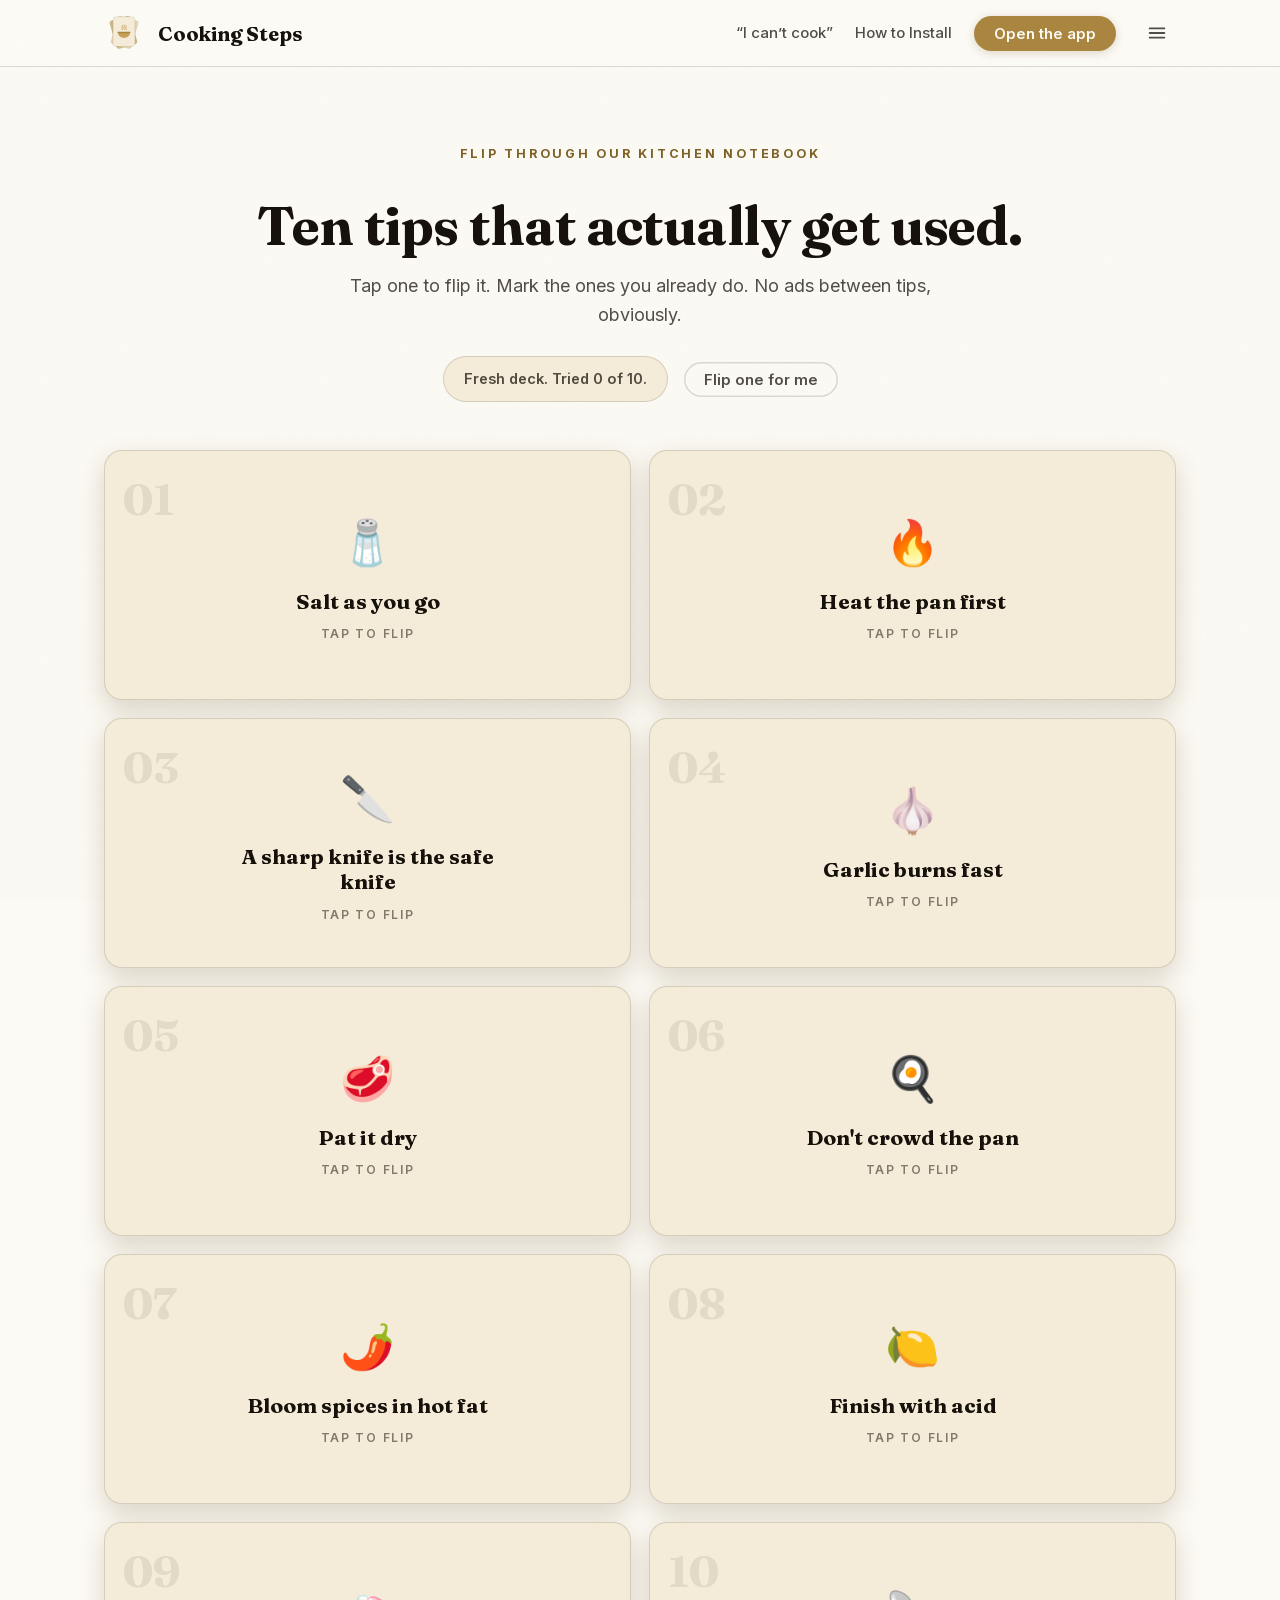
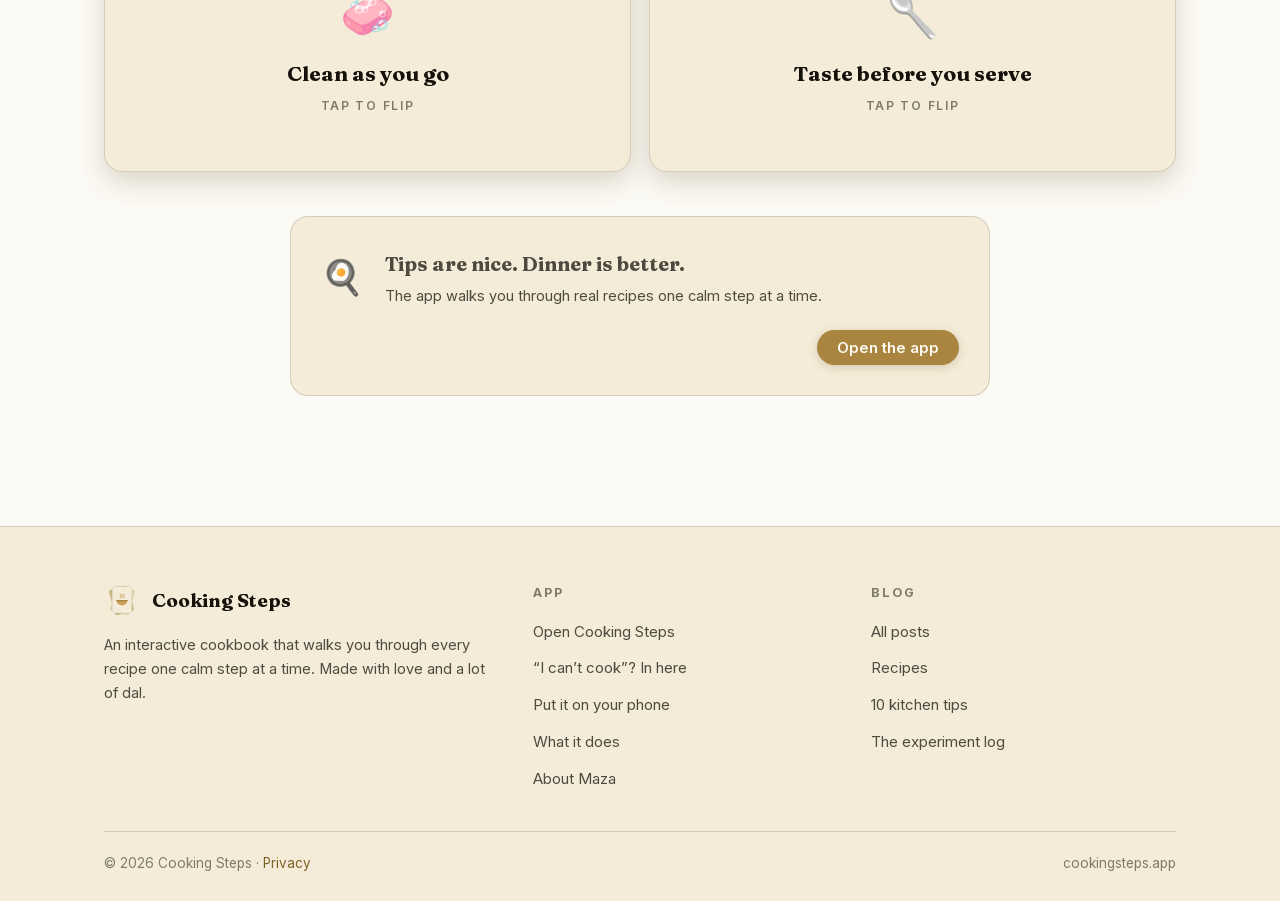
<file: tips/index.html>
<!doctype html>
<html lang="en" data-theme="light">
<head>
<meta charset="utf-8">
<meta name="viewport" content="width=device-width, initial-scale=1">
<script>try{var t=localStorage.getItem("cookingsteps.site.theme")||localStorage.getItem("kitchencards.theme.v1");if(t==="dark")document.documentElement.setAttribute("data-theme","dark")}catch(e){}</script>
<title>10 Kitchen Tips · Cooking Steps</title>
<meta name="description" content="Ten kitchen tips that actually get used. Tap to flip, and mark the ones you already do.">
<link rel="canonical" href="https://cookingsteps.app/tips/">
<meta name="theme-color" content="#FCFAF4">
<meta property="og:type" content="article">
<meta property="og:url" content="https://cookingsteps.app/tips/">
<meta property="og:site_name" content="Cooking Steps">
<meta property="og:title" content="10 Kitchen Tips · Cooking Steps">
<meta property="og:description" content="Ten kitchen tips that actually get used. Tap to flip, and mark the ones you already do.">
<meta property="og:image" content="https://cookingsteps.app/app/icons/og-image.png">
<meta name="twitter:card" content="summary_large_image">
<link rel="icon" type="image/png" sizes="32x32" href="/app/icons/favicon-32.png">
<link rel="apple-touch-icon" href="/app/icons/icon-180.png">
<link rel="preload" href="/assets/fonts/fraunces-400.woff2" as="font" type="font/woff2" crossorigin>
<link rel="preload" href="/assets/fonts/inter-400.woff2" as="font" type="font/woff2" crossorigin>
<link rel="stylesheet" href="/site.css?v=075c2c51">
</head>
<body>
<header class="site">
  <div class="wrap nav">
    <a href="/" class="mark" aria-label="Cooking Steps home"><svg viewBox="60 100 392 360" xmlns="http://www.w3.org/2000/svg" aria-hidden="true">
<g transform="rotate(-16 256 310)"><rect x="150" y="146" width="212" height="286" rx="26" fill="#CBB985"/></g>
<g transform="rotate(16 256 310)"><rect x="150" y="146" width="212" height="286" rx="26" fill="#E4D4AF"/></g>
<rect x="149" y="137" width="214" height="290" rx="28" fill="#F4ECD8" stroke="#16110B" stroke-opacity=".16" stroke-width="5"/>
<g transform="translate(256 298)">
<path d="M-58 -2 L58 -2 A58 48 0 0 1 -58 -2 Z" fill="#C7A15A"/>
<rect x="-64" y="-14" width="128" height="14" rx="7" fill="#A9853F"/>
<path class="msteam" d="M-18 -34 C-28 -49 -9 -58 -18 -74" fill="none" stroke="#C7A15A" stroke-width="9" stroke-linecap="round"/>
<path class="msteam m2" d="M1 -38 C-9 -53 10 -62 1 -80" fill="none" stroke="#C7A15A" stroke-width="9" stroke-linecap="round"/>
<path class="msteam m3" d="M20 -34 C11 -49 30 -58 20 -74" fill="none" stroke="#C7A15A" stroke-width="9" stroke-linecap="round"/>
</g>
</svg></a>
    <a href="/" class="name">Cooking Steps</a>
    <nav class="links">
      <a href="/start/" class="navblog navtop">“I can’t cook”</a>
      <a href="/#install" class="navblog navtop">How to Install</a>
      <a href="/app/" class="btn">Open the app</a>
      <button class="nav-burger" aria-label="Open menu" aria-expanded="false" onclick="var h=this.closest('header');h.classList.toggle('menu-open');this.setAttribute('aria-expanded',h.classList.contains('menu-open'))"><svg viewBox="0 0 24 24" fill="none" stroke="currentColor" stroke-width="2" stroke-linecap="round"><path d="M4 7h16M4 12h16M4 17h16"/></svg></button>
      <div class="navset">
      <a href="/start/" class="navblog m-only">“I can’t cook”</a>
      <a href="/#install" class="navblog m-only">How to Install</a>
      <a href="/blog/" class="navblog">Blog</a>
      <a href="/tips/" class="navblog on">Kitchen &amp; Cooking Tips</a>
      <a href="/experiments/" class="navblog">Experiments</a>
      <a href="/about/" class="navblog">About Maza</a>
      <button class="theme-btn" id="themeBtn" aria-label="Switch between day and night theme">
        <svg class="sun" viewBox="0 0 24 24" fill="none" stroke="currentColor" stroke-width="2" stroke-linecap="round"><circle cx="12" cy="12" r="4"/><path d="M12 2v2M12 20v2M4.9 4.9l1.4 1.4M17.7 17.7l1.4 1.4M2 12h2M20 12h2M4.9 19.1l1.4-1.4M17.7 6.3l1.4-1.4"/></svg>
        <svg class="moon" viewBox="0 0 24 24" fill="none" stroke="currentColor" stroke-width="2" stroke-linecap="round"><path d="M21 12.8A9 9 0 1 1 11.2 3a7 7 0 0 0 9.8 9.8z"/></svg>
        <span class="tb-label">Day / night</span>
      </button>
      </div>
    </nav>
  </div>
</header>
<main>
<div class="bloghero">
  <div class="wrap">
    <span class="eyebrow">Flip through our kitchen notebook</span>
    <h1>Ten tips that actually get used.</h1>
    <p>Tap one to flip it. Mark the ones you already do. No ads between tips, obviously.</p>
    <div class="tipbar">
      <span class="tipcount" id="tipCount">Fresh deck. Tried 0 of 10.</span>
      <button class="btn ghost" id="tipShuffle">Flip one for me</button>
    </div>
  </div>
</div>
<div class="wrap" style="padding-bottom:90px">
  <div class="tipgrid">
<div class="tipcard" role="button" tabindex="0" aria-expanded="false" data-i="0">
  <div class="tc-in">
    <div class="tc-f">
      <span class="tc-n">01</span>
      <span class="tc-em">🧂</span>
      <b>Salt as you go</b>
      <span class="tc-hint">Tap to flip</span>
      <span class="tc-check" hidden>✓</span>
    </div>
    <div class="tc-b">
      <b>Salt as you go</b>
      <p>Season in thin layers while you cook, then taste at the end. One big dump of salt at the finish line tastes like an apology. Layers taste like cooking.</p>
      <button class="tc-tried" data-i="0">Mark as tried</button>
    </div>
  </div>
</div>
<div class="tipcard" role="button" tabindex="0" aria-expanded="false" data-i="1">
  <div class="tc-in">
    <div class="tc-f">
      <span class="tc-n">02</span>
      <span class="tc-em">🔥</span>
      <b>Heat the pan first</b>
      <span class="tc-hint">Tap to flip</span>
      <span class="tc-check" hidden>✓</span>
    </div>
    <div class="tc-b">
      <b>Heat the pan first</b>
      <p>Food hitting a cold pan sticks and steams. Let the pan get properly hot, then add the oil, then the food. That sizzle on contact is the sound of it working.</p>
      <button class="tc-tried" data-i="1">Mark as tried</button>
    </div>
  </div>
</div>
<div class="tipcard" role="button" tabindex="0" aria-expanded="false" data-i="2">
  <div class="tc-in">
    <div class="tc-f">
      <span class="tc-n">03</span>
      <span class="tc-em">🔪</span>
      <b>A sharp knife is the safe knife</b>
      <span class="tc-hint">Tap to flip</span>
      <span class="tc-check" hidden>✓</span>
    </div>
    <div class="tc-b">
      <b>A sharp knife is the safe knife</b>
      <p>Dull blades slip off tomatoes and into thumbs. Sharp ones go where you point them. Sharpen monthly, hone weekly, respect always.</p>
      <button class="tc-tried" data-i="2">Mark as tried</button>
    </div>
  </div>
</div>
<div class="tipcard" role="button" tabindex="0" aria-expanded="false" data-i="3">
  <div class="tc-in">
    <div class="tc-f">
      <span class="tc-n">04</span>
      <span class="tc-em">🧄</span>
      <b>Garlic burns fast</b>
      <span class="tc-hint">Tap to flip</span>
      <span class="tc-check" hidden>✓</span>
    </div>
    <div class="tc-b">
      <b>Garlic burns fast</b>
      <p>Onions take ten patient minutes. Garlic takes thirty seconds. Add it late, after the onions are done, or it turns bitter and the whole dish tastes of regret.</p>
      <button class="tc-tried" data-i="3">Mark as tried</button>
    </div>
  </div>
</div>
<div class="tipcard" role="button" tabindex="0" aria-expanded="false" data-i="4">
  <div class="tc-in">
    <div class="tc-f">
      <span class="tc-n">05</span>
      <span class="tc-em">🥩</span>
      <b>Pat it dry</b>
      <span class="tc-hint">Tap to flip</span>
      <span class="tc-check" hidden>✓</span>
    </div>
    <div class="tc-b">
      <b>Pat it dry</b>
      <p>Wet food steams, dry food browns. Pat meat and vegetables down with a paper towel before they hit the pan or the grill, and that water won't stand between you and a proper crust. This is half of what makes tandoori chicken char instead of just cook.</p>
      <button class="tc-tried" data-i="4">Mark as tried</button>
    </div>
  </div>
</div>
<div class="tipcard" role="button" tabindex="0" aria-expanded="false" data-i="5">
  <div class="tc-in">
    <div class="tc-f">
      <span class="tc-n">06</span>
      <span class="tc-em">🍳</span>
      <b>Don't crowd the pan</b>
      <span class="tc-hint">Tap to flip</span>
      <span class="tc-check" hidden>✓</span>
    </div>
    <div class="tc-b">
      <b>Don't crowd the pan</b>
      <p>Give everything room. A crowded pan traps steam and turns sear into stew. Two quick batches always beat one soggy one.</p>
      <button class="tc-tried" data-i="5">Mark as tried</button>
    </div>
  </div>
</div>
<div class="tipcard" role="button" tabindex="0" aria-expanded="false" data-i="6">
  <div class="tc-in">
    <div class="tc-f">
      <span class="tc-n">07</span>
      <span class="tc-em">🌶️</span>
      <b>Bloom spices in hot fat</b>
      <span class="tc-hint">Tap to flip</span>
      <span class="tc-check" hidden>✓</span>
    </div>
    <div class="tc-b">
      <b>Bloom spices in hot fat</b>
      <p>Flavor lives in fat. Thirty seconds of whole spices sizzling in oil pulls out more taste than ten minutes of boiling. That is the entire science of tadka.</p>
      <button class="tc-tried" data-i="6">Mark as tried</button>
    </div>
  </div>
</div>
<div class="tipcard" role="button" tabindex="0" aria-expanded="false" data-i="7">
  <div class="tc-in">
    <div class="tc-f">
      <span class="tc-n">08</span>
      <span class="tc-em">🍋</span>
      <b>Finish with acid</b>
      <span class="tc-hint">Tap to flip</span>
      <span class="tc-check" hidden>✓</span>
    </div>
    <div class="tc-b">
      <b>Finish with acid</b>
      <p>Flat dish? It probably needs acid, not salt. A squeeze of lemon, a splash of vinegar or a little tamarind at the end wakes everything up.</p>
      <button class="tc-tried" data-i="7">Mark as tried</button>
    </div>
  </div>
</div>
<div class="tipcard" role="button" tabindex="0" aria-expanded="false" data-i="8">
  <div class="tc-in">
    <div class="tc-f">
      <span class="tc-n">09</span>
      <span class="tc-em">🧼</span>
      <b>Clean as you go</b>
      <span class="tc-hint">Tap to flip</span>
      <span class="tc-check" hidden>✓</span>
    </div>
    <div class="tc-b">
      <b>Clean as you go</b>
      <p>Wipe the board, drop tools in the sink, bin the peels while things simmer. Future you, standing in a clean kitchen after dinner, will be genuinely moved.</p>
      <button class="tc-tried" data-i="8">Mark as tried</button>
    </div>
  </div>
</div>
<div class="tipcard" role="button" tabindex="0" aria-expanded="false" data-i="9">
  <div class="tc-in">
    <div class="tc-f">
      <span class="tc-n">10</span>
      <span class="tc-em">🥄</span>
      <b>Taste before you serve</b>
      <span class="tc-hint">Tap to flip</span>
      <span class="tc-check" hidden>✓</span>
    </div>
    <div class="tc-b">
      <b>Taste before you serve</b>
      <p>The five second insurance policy. Every professional kitchen does it and most home kitchens skip it. One spoonful before plating catches almost every mistake.</p>
      <button class="tc-tried" data-i="9">Mark as tried</button>
    </div>
  </div>
</div>
  </div>
  <div class="cookband" style="margin:44px auto 0;padding:0">
    <div class="in">
      <span class="em">🍳</span>
      <span><b>Tips are nice. Dinner is better.</b><span>The app walks you through real recipes one calm step at a time.</span></span>
      <a href="/app/" class="btn">Open the app</a>
    </div>
  </div>
</div>
<script>
(function(){
  var KEY="cookingsteps.site.tips.v1",tried={};
  try{(JSON.parse(localStorage.getItem(KEY))||[]).forEach(function(i){tried[i]=1})}catch(e){}
  var cards=[].slice.call(document.querySelectorAll(".tipcard"));
  var count=document.getElementById("tipCount");
  function save(){try{localStorage.setItem(KEY,JSON.stringify(Object.keys(tried).map(Number)))}catch(e){}}
  function label(){
    var n=Object.keys(tried).length,t;
    if(n===0)t="Fresh deck. Tried 0 of 10.";
    else if(n<4)t="Nice start. Tried "+n+" of 10.";
    else if(n<7)t="Halfway to kitchen wizard. "+n+" of 10.";
    else if(n<10)t="Dangerously competent. "+n+" of 10.";
    else t="\ud83c\udf89 All 10. Certified. Go cook something.";
    count.textContent=t;count.classList.toggle("done",n===10);
  }
  function paint(c){
    var i=c.dataset.i,on=!!tried[i];
    c.querySelector(".tc-check").hidden=!on;
    var b=c.querySelector(".tc-tried");
    b.textContent=on?"\u2713 You do this":"Mark as tried";
    b.classList.toggle("on",on);
  }
  cards.forEach(function(c){
    paint(c);
    function flip(){var f=c.classList.toggle("flip");c.setAttribute("aria-expanded",f)}
    c.addEventListener("click",function(e){if(e.target.closest("a,.tc-tried"))return;flip()});
    c.addEventListener("keydown",function(e){if(e.key==="Enter"||e.key===" "){e.preventDefault();flip()}});
    c.querySelector(".tc-tried").addEventListener("click",function(e){
      e.stopPropagation();
      var i=c.dataset.i;
      if(tried[i])delete tried[i];else tried[i]=1;
      save();paint(c);label();
    });
  });
  document.getElementById("tipShuffle").addEventListener("click",function(){
    var pool=cards.filter(function(c){return !c.classList.contains("flip")});
    if(!pool.length){var w=cards[Math.floor(Math.random()*cards.length)];
      w.classList.remove("wiggle");void w.offsetWidth;w.classList.add("wiggle");return}
    var c=pool[Math.floor(Math.random()*pool.length)];
    c.classList.add("flip");c.setAttribute("aria-expanded",true);
    c.scrollIntoView({block:"center",behavior:"smooth"});
  });
  label();
})();
</script>
</main>
<footer class="site">
  <div class="wrap">
    <div class="inner">
      <div>
        <div class="brandline"><span class="mark"><svg viewBox="60 100 392 360" xmlns="http://www.w3.org/2000/svg" aria-hidden="true">
<g transform="rotate(-16 256 310)"><rect x="150" y="146" width="212" height="286" rx="26" fill="#CBB985"/></g>
<g transform="rotate(16 256 310)"><rect x="150" y="146" width="212" height="286" rx="26" fill="#E4D4AF"/></g>
<rect x="149" y="137" width="214" height="290" rx="28" fill="#F4ECD8" stroke="#16110B" stroke-opacity=".16" stroke-width="5"/>
<g transform="translate(256 298)">
<path d="M-58 -2 L58 -2 A58 48 0 0 1 -58 -2 Z" fill="#C7A15A"/>
<rect x="-64" y="-14" width="128" height="14" rx="7" fill="#A9853F"/>
<path class="msteam" d="M-18 -34 C-28 -49 -9 -58 -18 -74" fill="none" stroke="#C7A15A" stroke-width="9" stroke-linecap="round"/>
<path class="msteam m2" d="M1 -38 C-9 -53 10 -62 1 -80" fill="none" stroke="#C7A15A" stroke-width="9" stroke-linecap="round"/>
<path class="msteam m3" d="M20 -34 C11 -49 30 -58 20 -74" fill="none" stroke="#C7A15A" stroke-width="9" stroke-linecap="round"/>
</g>
</svg></span><b>Cooking Steps</b></div>
        <p>An interactive cookbook that walks you through every recipe one calm step at a time. Made with love and a lot of dal.</p>
      </div>
      <div>
        <h4>App</h4>
        <ul>
          <li><a href="/app/">Open Cooking Steps</a></li>
          <li><a href="/start/">“I can’t cook”? In here</a></li>
          <li><a href="/#install">Put it on your phone</a></li>
          <li><a href="/#features">What it does</a></li>
          <li><a href="/about/">About Maza</a></li>
        </ul>
      </div>
      <div>
        <h4>Blog</h4>
        <ul>
          <li><a href="/blog/">All posts</a></li>
          <li><a href="/blog/#recipes">Recipes</a></li>
          <li><a href="/tips/">10 kitchen tips</a></li>
          <li><a href="/experiments/">The experiment log</a></li>
        </ul>
      </div>
    </div>
    <div class="small">
      <span>© 2026 Cooking Steps · <a href="/privacy/">Privacy</a></span>
      <span>cookingsteps.app</span>
    </div>
  </div>
</footer>
<script>
(function(){
  var btn=document.getElementById("themeBtn");
  if(btn)btn.addEventListener("click",function(){
    var root=document.documentElement;
    var next=root.getAttribute("data-theme")==="dark"?"light":"dark";
    root.setAttribute("data-theme",next);
    try{localStorage.setItem("cookingsteps.site.theme",next);localStorage.setItem("kitchencards.theme.v1",next)}catch(e){}
    var m=document.querySelector('meta[name="theme-color"]');
    if(m)m.setAttribute("content",next==="dark"?"#0f0b06":"#FCFAF4");
  });
  if(document.documentElement.getAttribute("data-theme")==="dark"){
    var tm=document.querySelector('meta[name="theme-color"]');
    if(tm)tm.setAttribute("content","#0f0b06");
  }
  var hdr=document.querySelector("header.site");
  function closeMenu(){
    if(hdr&&hdr.classList.contains("menu-open")){
      hdr.classList.remove("menu-open");
      var bb=hdr.querySelector(".nav-burger");
      if(bb)bb.setAttribute("aria-expanded","false");
    }
  }
  document.addEventListener("click",function(e){
    if(hdr&&hdr.classList.contains("menu-open")&&!e.target.closest(".navset")&&!e.target.closest(".nav-burger"))closeMenu();
  });
  document.addEventListener("keydown",function(e){if(e.key==="Escape")closeMenu()});
  addEventListener("hashchange",closeMenu);
  /* close on real width changes only: phones fire resize when the URL bar
     collapses mid-scroll or the keyboard opens, which yanked the menu shut */
  var _mw=innerWidth;
  addEventListener("resize",function(){ if(innerWidth!==_mw){ _mw=innerWidth; closeMenu(); } });
  if("serviceWorker" in navigator)addEventListener("load",function(){navigator.serviceWorker.register("/service-worker.js").catch(function(){})});
})();
</script>
</body>
</html>
</file>
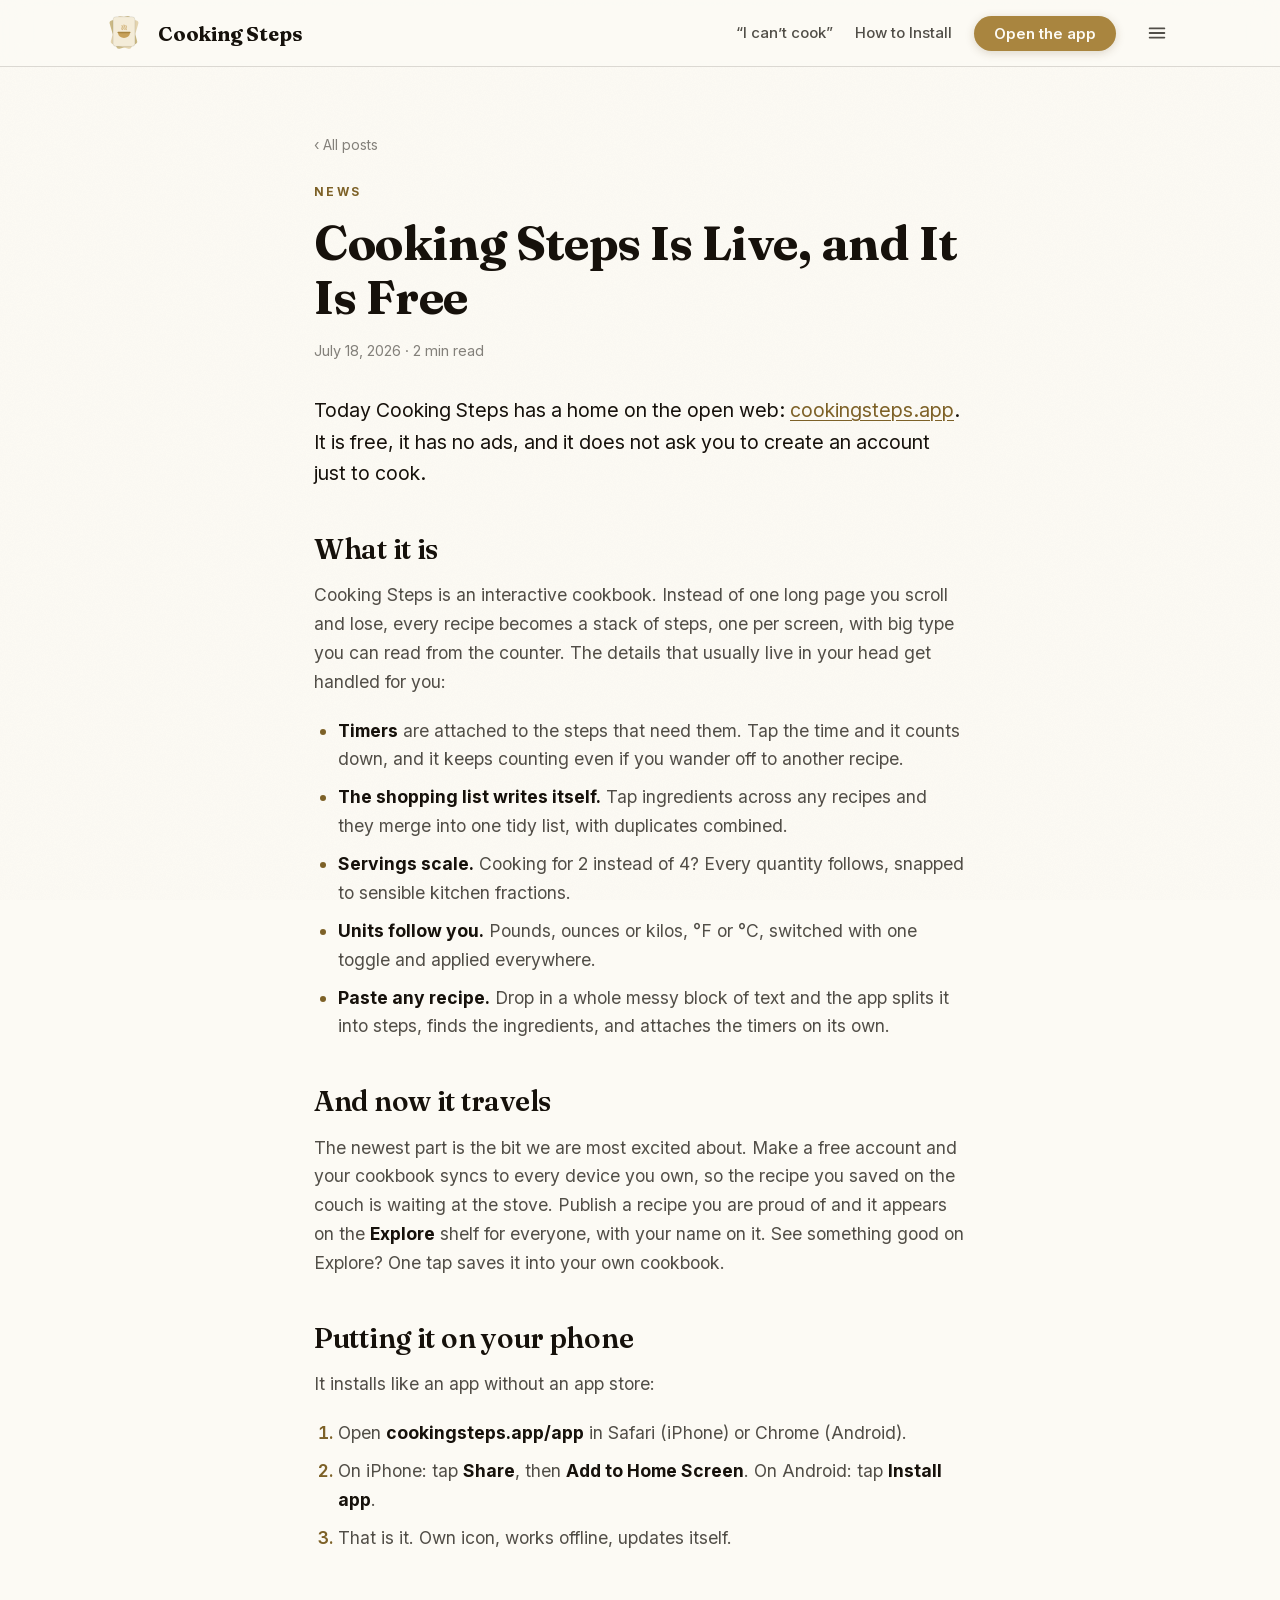
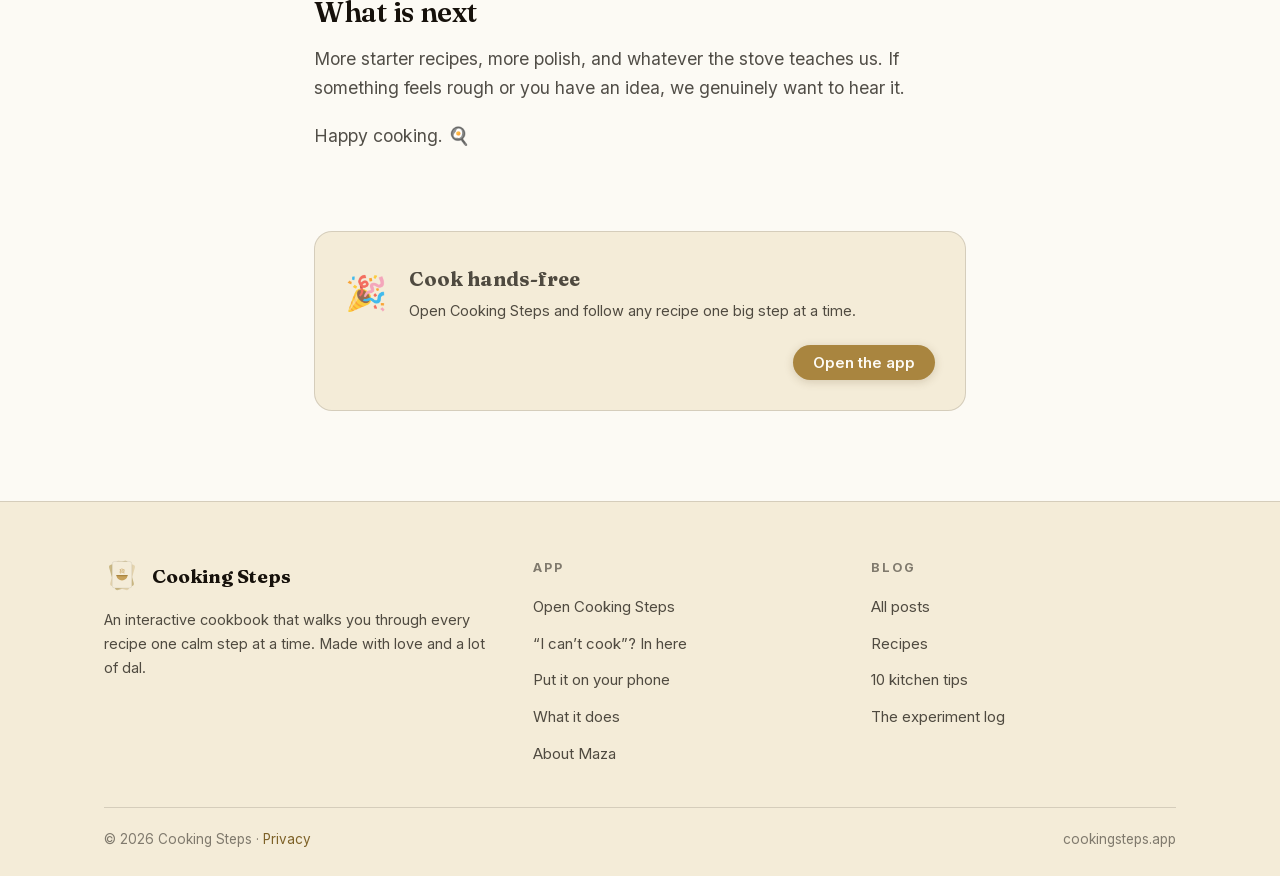
<file: blog/hello-world/index.html>
<!doctype html>
<html lang="en" data-theme="light">
<head>
<meta charset="utf-8">
<meta name="viewport" content="width=device-width, initial-scale=1">
<script>try{var t=localStorage.getItem("cookingsteps.site.theme")||localStorage.getItem("kitchencards.theme.v1");if(t==="dark")document.documentElement.setAttribute("data-theme","dark")}catch(e){}</script>
<title>Cooking Steps Is Live, and It Is Free · Cooking Steps</title>
<meta name="description" content="The interactive cookbook is out of the kitchen and on the open web. Here is what it does, what it costs (nothing), and how to put it on your phone.">
<link rel="canonical" href="https://cookingsteps.app/blog/hello-world/">
<meta name="theme-color" content="#FCFAF4">
<meta property="og:type" content="article">
<meta property="og:url" content="https://cookingsteps.app/blog/hello-world/">
<meta property="og:site_name" content="Cooking Steps">
<meta property="og:title" content="Cooking Steps Is Live, and It Is Free · Cooking Steps">
<meta property="og:description" content="The interactive cookbook is out of the kitchen and on the open web. Here is what it does, what it costs (nothing), and how to put it on your phone.">
<meta property="og:image" content="https://cookingsteps.app/app/icons/og-image.png">
<meta name="twitter:card" content="summary_large_image">
<link rel="icon" type="image/png" sizes="32x32" href="/app/icons/favicon-32.png">
<link rel="apple-touch-icon" href="/app/icons/icon-180.png">
<link rel="preload" href="/assets/fonts/fraunces-400.woff2" as="font" type="font/woff2" crossorigin>
<link rel="preload" href="/assets/fonts/inter-400.woff2" as="font" type="font/woff2" crossorigin>
<link rel="stylesheet" href="/site.css?v=075c2c51">
</head>
<body>
<header class="site">
  <div class="wrap nav">
    <a href="/" class="mark" aria-label="Cooking Steps home"><svg viewBox="60 100 392 360" xmlns="http://www.w3.org/2000/svg" aria-hidden="true">
<g transform="rotate(-16 256 310)"><rect x="150" y="146" width="212" height="286" rx="26" fill="#CBB985"/></g>
<g transform="rotate(16 256 310)"><rect x="150" y="146" width="212" height="286" rx="26" fill="#E4D4AF"/></g>
<rect x="149" y="137" width="214" height="290" rx="28" fill="#F4ECD8" stroke="#16110B" stroke-opacity=".16" stroke-width="5"/>
<g transform="translate(256 298)">
<path d="M-58 -2 L58 -2 A58 48 0 0 1 -58 -2 Z" fill="#C7A15A"/>
<rect x="-64" y="-14" width="128" height="14" rx="7" fill="#A9853F"/>
<path class="msteam" d="M-18 -34 C-28 -49 -9 -58 -18 -74" fill="none" stroke="#C7A15A" stroke-width="9" stroke-linecap="round"/>
<path class="msteam m2" d="M1 -38 C-9 -53 10 -62 1 -80" fill="none" stroke="#C7A15A" stroke-width="9" stroke-linecap="round"/>
<path class="msteam m3" d="M20 -34 C11 -49 30 -58 20 -74" fill="none" stroke="#C7A15A" stroke-width="9" stroke-linecap="round"/>
</g>
</svg></a>
    <a href="/" class="name">Cooking Steps</a>
    <nav class="links">
      <a href="/start/" class="navblog navtop">“I can’t cook”</a>
      <a href="/#install" class="navblog navtop">How to Install</a>
      <a href="/app/" class="btn">Open the app</a>
      <button class="nav-burger" aria-label="Open menu" aria-expanded="false" onclick="var h=this.closest('header');h.classList.toggle('menu-open');this.setAttribute('aria-expanded',h.classList.contains('menu-open'))"><svg viewBox="0 0 24 24" fill="none" stroke="currentColor" stroke-width="2" stroke-linecap="round"><path d="M4 7h16M4 12h16M4 17h16"/></svg></button>
      <div class="navset">
      <a href="/start/" class="navblog m-only">“I can’t cook”</a>
      <a href="/#install" class="navblog m-only">How to Install</a>
      <a href="/blog/" class="navblog on">Blog</a>
      <a href="/tips/" class="navblog">Kitchen &amp; Cooking Tips</a>
      <a href="/experiments/" class="navblog">Experiments</a>
      <a href="/about/" class="navblog">About Maza</a>
      <button class="theme-btn" id="themeBtn" aria-label="Switch between day and night theme">
        <svg class="sun" viewBox="0 0 24 24" fill="none" stroke="currentColor" stroke-width="2" stroke-linecap="round"><circle cx="12" cy="12" r="4"/><path d="M12 2v2M12 20v2M4.9 4.9l1.4 1.4M17.7 17.7l1.4 1.4M2 12h2M20 12h2M4.9 19.1l1.4-1.4M17.7 6.3l1.4-1.4"/></svg>
        <svg class="moon" viewBox="0 0 24 24" fill="none" stroke="currentColor" stroke-width="2" stroke-linecap="round"><path d="M21 12.8A9 9 0 1 1 11.2 3a7 7 0 0 0 9.8 9.8z"/></svg>
        <span class="tb-label">Day / night</span>
      </button>
      </div>
    </nav>
  </div>
</header>
<main>
<article class="post">
  <a class="crumb" href="/blog/">‹ All posts</a>
  <div class="cat">News</div>
  <h1>Cooking Steps Is Live, and It Is Free</h1>
  <div class="byline">July 18, 2026 · 2 min read</div>
  
  
  <div class="prose">
<p>Today Cooking Steps has a home on the open web: <a href="https://cookingsteps.app/app/">cookingsteps.app</a>. It is free, it has no ads, and it does not ask you to create an account just to cook.</p>
<h2>What it is</h2>
<p>Cooking Steps is an interactive cookbook. Instead of one long page you scroll and lose, every recipe becomes a stack of steps, one per screen, with big type you can read from the counter. The details that usually live in your head get handled for you:</p>
<ul><li><strong>Timers</strong> are attached to the steps that need them. Tap the time and it counts down, and it keeps counting even if you wander off to another recipe.</li><li><strong>The shopping list writes itself.</strong> Tap ingredients across any recipes and they merge into one tidy list, with duplicates combined.</li><li><strong>Servings scale.</strong> Cooking for 2 instead of 4? Every quantity follows, snapped to sensible kitchen fractions.</li><li><strong>Units follow you.</strong> Pounds, ounces or kilos, °F or °C, switched with one toggle and applied everywhere.</li><li><strong>Paste any recipe.</strong> Drop in a whole messy block of text and the app splits it into steps, finds the ingredients, and attaches the timers on its own.</li></ul>
<h2>And now it travels</h2>
<p>The newest part is the bit we are most excited about. Make a free account and your cookbook syncs to every device you own, so the recipe you saved on the couch is waiting at the stove. Publish a recipe you are proud of and it appears on the <strong>Explore</strong> shelf for everyone, with your name on it. See something good on Explore? One tap saves it into your own cookbook.</p>
<h2>Putting it on your phone</h2>
<p>It installs like an app without an app store:</p>
<ol><li>Open <strong>cookingsteps.app/app</strong> in Safari (iPhone) or Chrome (Android).</li><li>On iPhone: tap <strong>Share</strong>, then <strong>Add to Home Screen</strong>. On Android: tap <strong>Install app</strong>.</li><li>That is it. Own icon, works offline, updates itself.</li></ol>
<h2>What is next</h2>
<p>More starter recipes, more polish, and whatever the stove teaches us. If something feels rough or you have an idea, we genuinely want to hear it.</p>
<p>Happy cooking. 🍳</p>
  </div>
</article>
<div class="cookband">
  <div class="in">
    <span class="em">🎉</span>
    <span><b>Cook hands-free</b><span>Open Cooking Steps and follow any recipe one big step at a time.</span></span>
    <a href="/app/" class="btn">Open the app</a>
  </div>
</div>
</main>
<footer class="site">
  <div class="wrap">
    <div class="inner">
      <div>
        <div class="brandline"><span class="mark"><svg viewBox="60 100 392 360" xmlns="http://www.w3.org/2000/svg" aria-hidden="true">
<g transform="rotate(-16 256 310)"><rect x="150" y="146" width="212" height="286" rx="26" fill="#CBB985"/></g>
<g transform="rotate(16 256 310)"><rect x="150" y="146" width="212" height="286" rx="26" fill="#E4D4AF"/></g>
<rect x="149" y="137" width="214" height="290" rx="28" fill="#F4ECD8" stroke="#16110B" stroke-opacity=".16" stroke-width="5"/>
<g transform="translate(256 298)">
<path d="M-58 -2 L58 -2 A58 48 0 0 1 -58 -2 Z" fill="#C7A15A"/>
<rect x="-64" y="-14" width="128" height="14" rx="7" fill="#A9853F"/>
<path class="msteam" d="M-18 -34 C-28 -49 -9 -58 -18 -74" fill="none" stroke="#C7A15A" stroke-width="9" stroke-linecap="round"/>
<path class="msteam m2" d="M1 -38 C-9 -53 10 -62 1 -80" fill="none" stroke="#C7A15A" stroke-width="9" stroke-linecap="round"/>
<path class="msteam m3" d="M20 -34 C11 -49 30 -58 20 -74" fill="none" stroke="#C7A15A" stroke-width="9" stroke-linecap="round"/>
</g>
</svg></span><b>Cooking Steps</b></div>
        <p>An interactive cookbook that walks you through every recipe one calm step at a time. Made with love and a lot of dal.</p>
      </div>
      <div>
        <h4>App</h4>
        <ul>
          <li><a href="/app/">Open Cooking Steps</a></li>
          <li><a href="/start/">“I can’t cook”? In here</a></li>
          <li><a href="/#install">Put it on your phone</a></li>
          <li><a href="/#features">What it does</a></li>
          <li><a href="/about/">About Maza</a></li>
        </ul>
      </div>
      <div>
        <h4>Blog</h4>
        <ul>
          <li><a href="/blog/">All posts</a></li>
          <li><a href="/blog/#recipes">Recipes</a></li>
          <li><a href="/tips/">10 kitchen tips</a></li>
          <li><a href="/experiments/">The experiment log</a></li>
        </ul>
      </div>
    </div>
    <div class="small">
      <span>© 2026 Cooking Steps · <a href="/privacy/">Privacy</a></span>
      <span>cookingsteps.app</span>
    </div>
  </div>
</footer>
<script>
(function(){
  var btn=document.getElementById("themeBtn");
  if(btn)btn.addEventListener("click",function(){
    var root=document.documentElement;
    var next=root.getAttribute("data-theme")==="dark"?"light":"dark";
    root.setAttribute("data-theme",next);
    try{localStorage.setItem("cookingsteps.site.theme",next);localStorage.setItem("kitchencards.theme.v1",next)}catch(e){}
    var m=document.querySelector('meta[name="theme-color"]');
    if(m)m.setAttribute("content",next==="dark"?"#0f0b06":"#FCFAF4");
  });
  if(document.documentElement.getAttribute("data-theme")==="dark"){
    var tm=document.querySelector('meta[name="theme-color"]');
    if(tm)tm.setAttribute("content","#0f0b06");
  }
  var hdr=document.querySelector("header.site");
  function closeMenu(){
    if(hdr&&hdr.classList.contains("menu-open")){
      hdr.classList.remove("menu-open");
      var bb=hdr.querySelector(".nav-burger");
      if(bb)bb.setAttribute("aria-expanded","false");
    }
  }
  document.addEventListener("click",function(e){
    if(hdr&&hdr.classList.contains("menu-open")&&!e.target.closest(".navset")&&!e.target.closest(".nav-burger"))closeMenu();
  });
  document.addEventListener("keydown",function(e){if(e.key==="Escape")closeMenu()});
  addEventListener("hashchange",closeMenu);
  /* close on real width changes only: phones fire resize when the URL bar
     collapses mid-scroll or the keyboard opens, which yanked the menu shut */
  var _mw=innerWidth;
  addEventListener("resize",function(){ if(innerWidth!==_mw){ _mw=innerWidth; closeMenu(); } });
  if("serviceWorker" in navigator)addEventListener("load",function(){navigator.serviceWorker.register("/service-worker.js").catch(function(){})});
})();
</script>
</body>
</html>
</file>
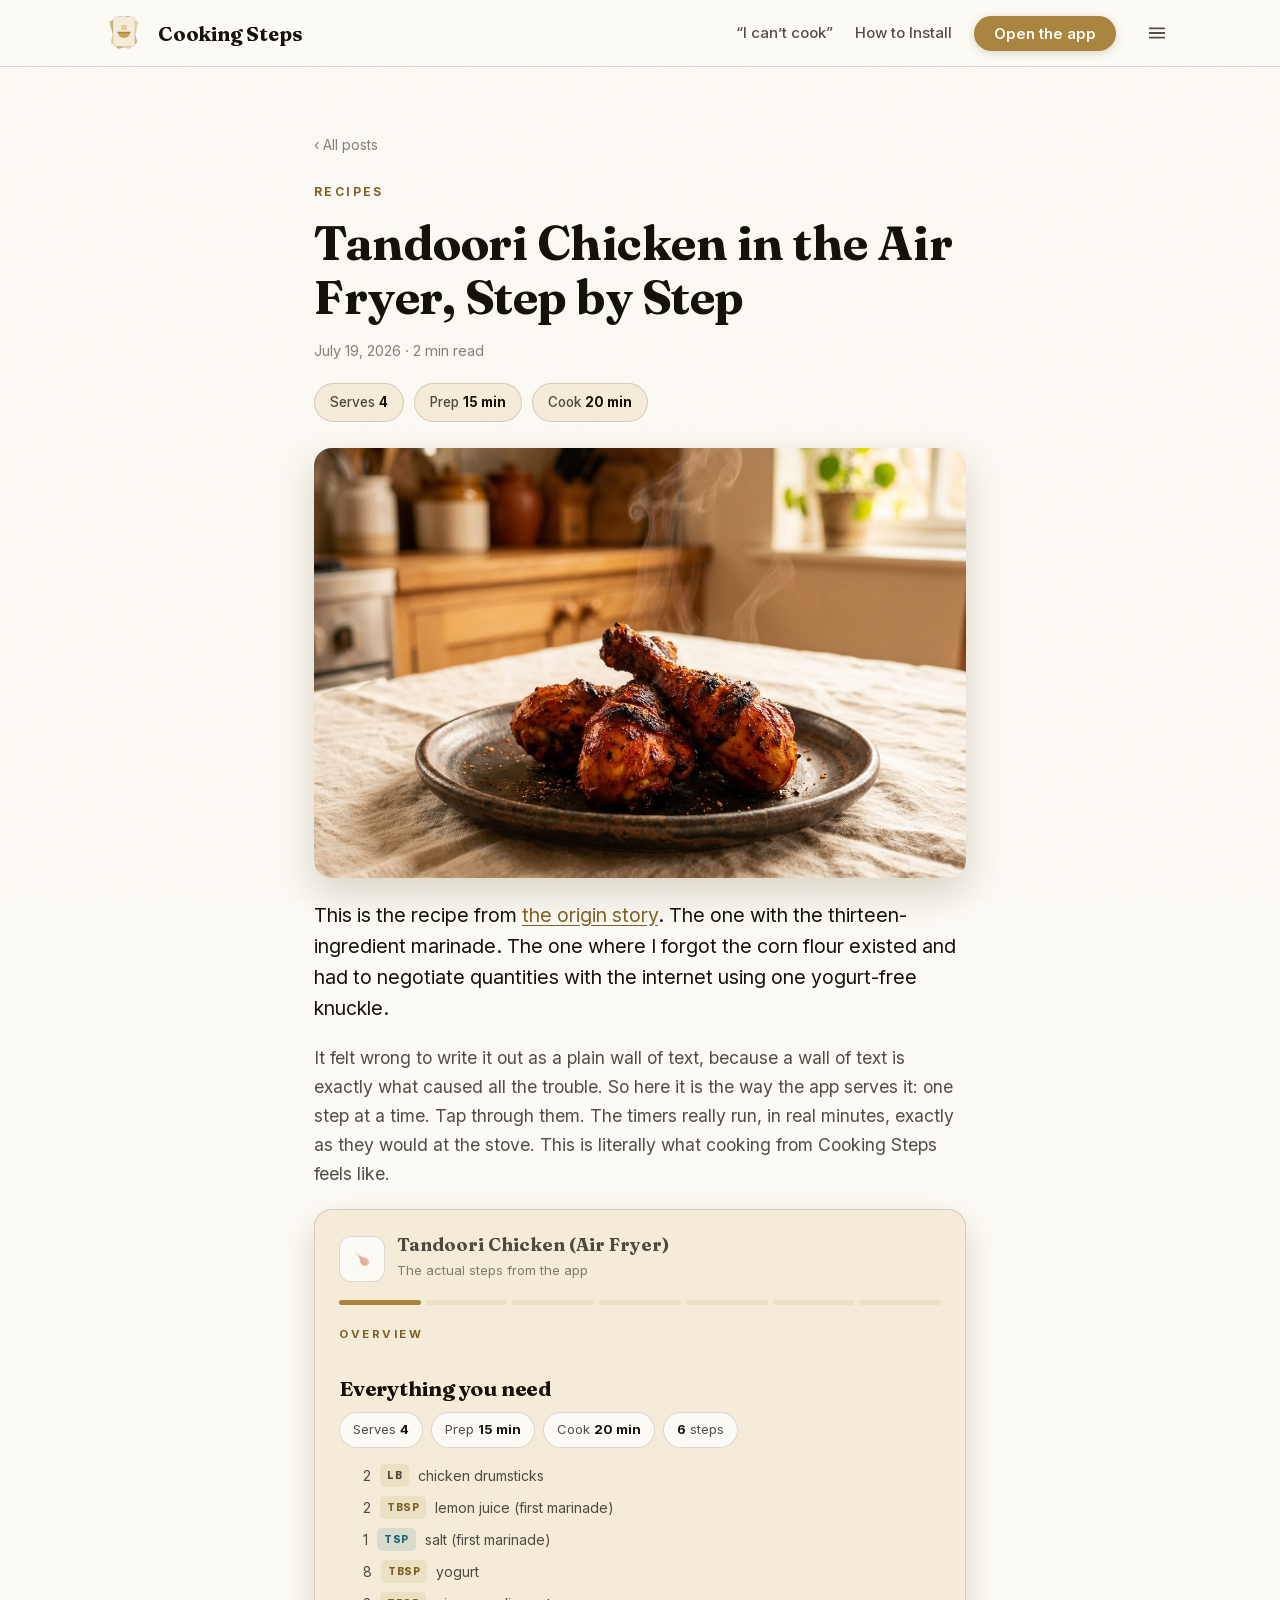
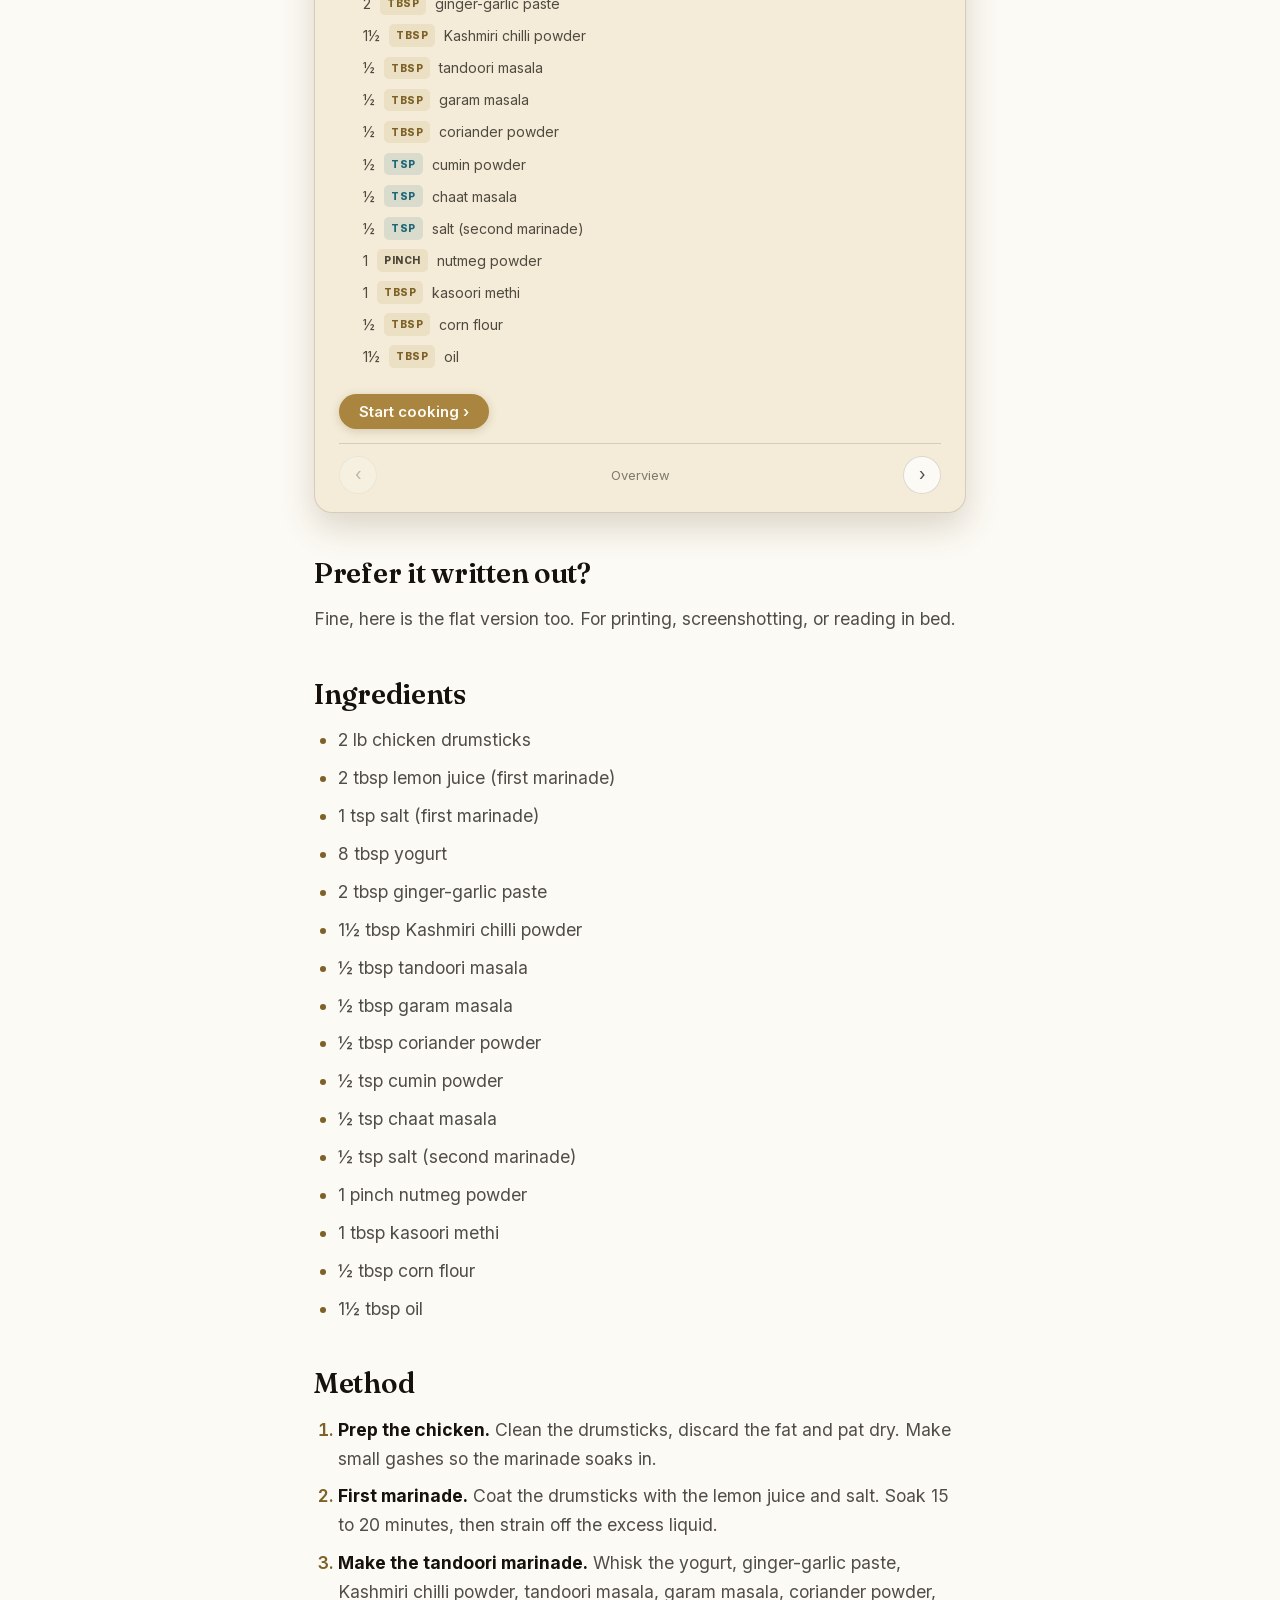
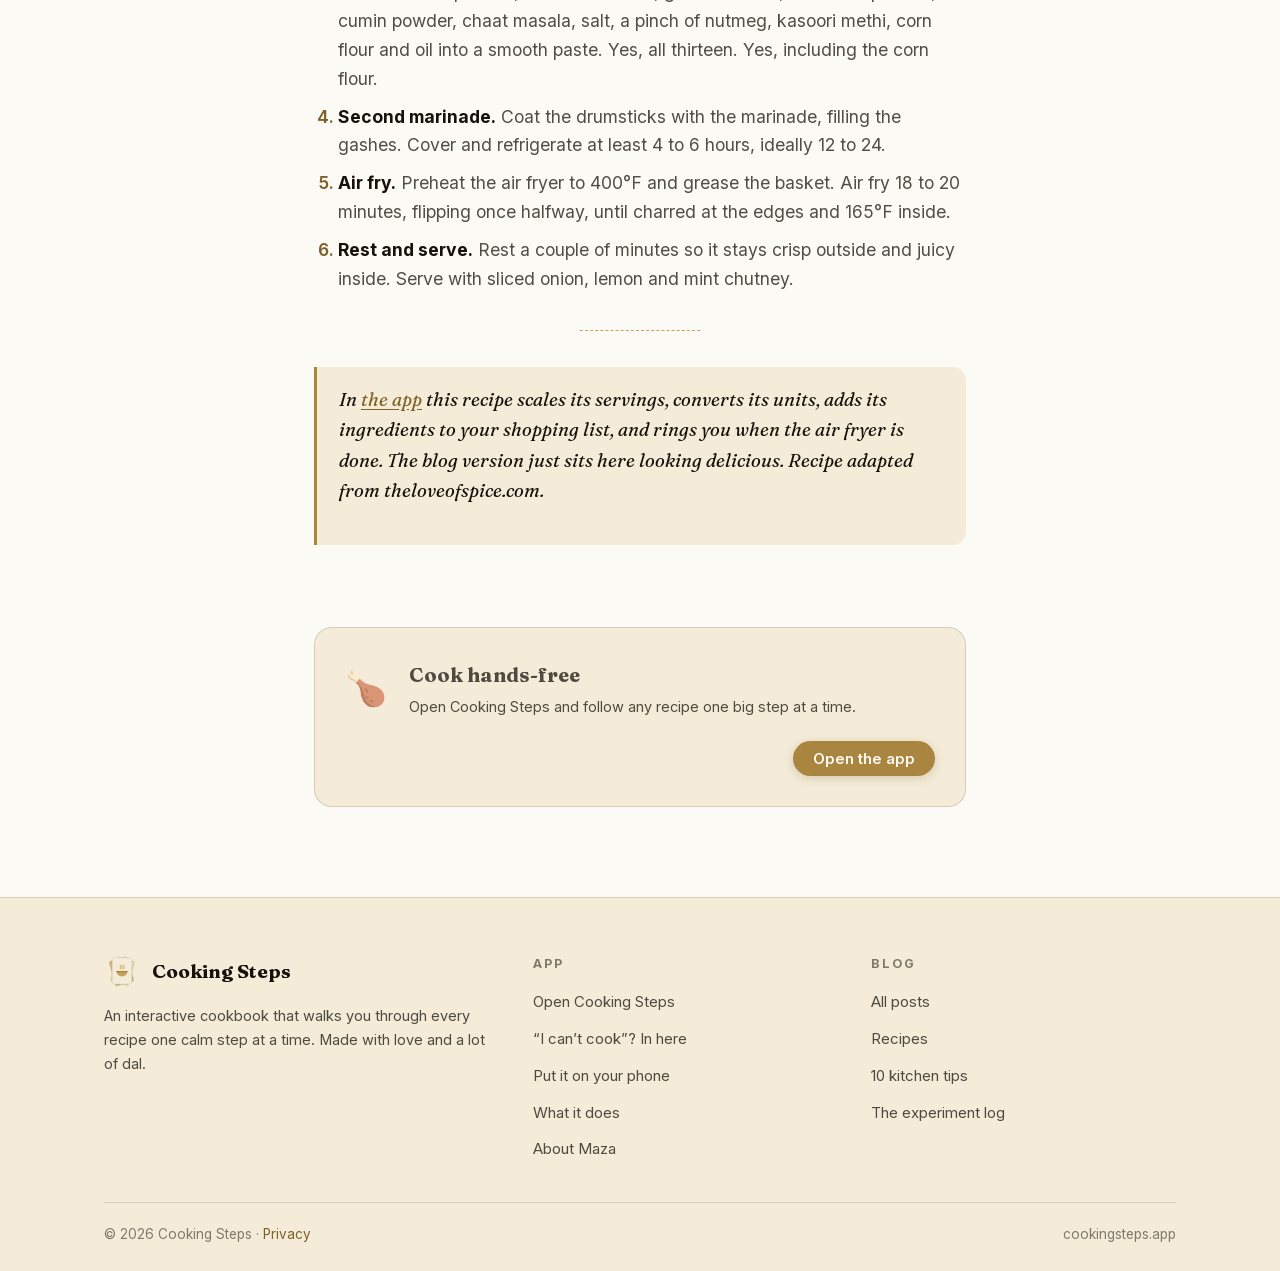
<file: blog/tandoori-chicken/index.html>
<!doctype html>
<html lang="en" data-theme="light">
<head>
<meta charset="utf-8">
<meta name="viewport" content="width=device-width, initial-scale=1">
<script>try{var t=localStorage.getItem("cookingsteps.site.theme")||localStorage.getItem("kitchencards.theme.v1");if(t==="dark")document.documentElement.setAttribute("data-theme","dark")}catch(e){}</script>
<title>Tandoori Chicken in the Air Fryer, Step by Step · Cooking Steps</title>
<meta name="description" content="The recipe that started the whole app, served the way the app serves it. Tap through the actual steps, timers and all.">
<link rel="canonical" href="https://cookingsteps.app/blog/tandoori-chicken/">
<meta name="theme-color" content="#FCFAF4">
<meta property="og:type" content="article">
<meta property="og:url" content="https://cookingsteps.app/blog/tandoori-chicken/">
<meta property="og:site_name" content="Cooking Steps">
<meta property="og:title" content="Tandoori Chicken in the Air Fryer, Step by Step · Cooking Steps">
<meta property="og:description" content="The recipe that started the whole app, served the way the app serves it. Tap through the actual steps, timers and all.">
<meta property="og:image" content="https://cookingsteps.app/assets/tandoori.jpg">
<meta name="twitter:card" content="summary_large_image">
<link rel="icon" type="image/png" sizes="32x32" href="/app/icons/favicon-32.png">
<link rel="apple-touch-icon" href="/app/icons/icon-180.png">
<link rel="preload" href="/assets/fonts/fraunces-400.woff2" as="font" type="font/woff2" crossorigin>
<link rel="preload" href="/assets/fonts/inter-400.woff2" as="font" type="font/woff2" crossorigin>
<link rel="stylesheet" href="/site.css?v=075c2c51">
<script type="application/ld+json">{"@context": "https://schema.org", "@type": "Recipe", "name": "Tandoori Chicken in the Air Fryer, Step by Step", "description": "The recipe that started the whole app, served the way the app serves it. Tap through the actual steps, timers and all.", "datePublished": "2026-07-19", "url": "https://cookingsteps.app/blog/tandoori-chicken/", "recipeIngredient": ["2 lb chicken drumsticks", "2 tbsp lemon juice (first marinade)", "1 tsp salt (first marinade)", "8 tbsp yogurt", "2 tbsp ginger-garlic paste", "1½ tbsp Kashmiri chilli powder", "½ tbsp tandoori masala", "½ tbsp garam masala", "½ tbsp coriander powder", "½ tsp cumin powder", "½ tsp chaat masala", "½ tsp salt (second marinade)", "1 pinch nutmeg powder", "1 tbsp kasoori methi", "½ tbsp corn flour", "1½ tbsp oil"], "recipeInstructions": [{"@type": "HowToStep", "text": "Prep the chicken. Clean the drumsticks, discard the fat and pat dry. Make small gashes so the marinade soaks in."}, {"@type": "HowToStep", "text": "First marinade. Coat the drumsticks with the lemon juice and salt. Soak 15 to 20 minutes, then strain off the excess liquid."}, {"@type": "HowToStep", "text": "Make the tandoori marinade. Whisk the yogurt, ginger-garlic paste, Kashmiri chilli powder, tandoori masala, garam masala, coriander powder, cumin powder, chaat masala, salt, a pinch of nutmeg, kasoori methi, corn flour and oil into a smooth paste. Yes, all thirteen. Yes, including the corn flour."}, {"@type": "HowToStep", "text": "Second marinade. Coat the drumsticks with the marinade, filling the gashes. Cover and refrigerate at least 4 to 6 hours, ideally 12 to 24."}, {"@type": "HowToStep", "text": "Air fry. Preheat the air fryer to 400°F and grease the basket. Air fry 18 to 20 minutes, flipping once halfway, until charred at the edges and 165°F inside."}, {"@type": "HowToStep", "text": "Rest and serve. Rest a couple of minutes so it stays crisp outside and juicy inside. Serve with sliced onion, lemon and mint chutney."}], "recipeCategory": "Main course", "image": ["https://cookingsteps.app/assets/tandoori.jpg"], "recipeYield": "4 servings", "prepTime": "PT15M", "cookTime": "PT20M"}</script>
</head>
<body>
<header class="site">
  <div class="wrap nav">
    <a href="/" class="mark" aria-label="Cooking Steps home"><svg viewBox="60 100 392 360" xmlns="http://www.w3.org/2000/svg" aria-hidden="true">
<g transform="rotate(-16 256 310)"><rect x="150" y="146" width="212" height="286" rx="26" fill="#CBB985"/></g>
<g transform="rotate(16 256 310)"><rect x="150" y="146" width="212" height="286" rx="26" fill="#E4D4AF"/></g>
<rect x="149" y="137" width="214" height="290" rx="28" fill="#F4ECD8" stroke="#16110B" stroke-opacity=".16" stroke-width="5"/>
<g transform="translate(256 298)">
<path d="M-58 -2 L58 -2 A58 48 0 0 1 -58 -2 Z" fill="#C7A15A"/>
<rect x="-64" y="-14" width="128" height="14" rx="7" fill="#A9853F"/>
<path class="msteam" d="M-18 -34 C-28 -49 -9 -58 -18 -74" fill="none" stroke="#C7A15A" stroke-width="9" stroke-linecap="round"/>
<path class="msteam m2" d="M1 -38 C-9 -53 10 -62 1 -80" fill="none" stroke="#C7A15A" stroke-width="9" stroke-linecap="round"/>
<path class="msteam m3" d="M20 -34 C11 -49 30 -58 20 -74" fill="none" stroke="#C7A15A" stroke-width="9" stroke-linecap="round"/>
</g>
</svg></a>
    <a href="/" class="name">Cooking Steps</a>
    <nav class="links">
      <a href="/start/" class="navblog navtop">“I can’t cook”</a>
      <a href="/#install" class="navblog navtop">How to Install</a>
      <a href="/app/" class="btn">Open the app</a>
      <button class="nav-burger" aria-label="Open menu" aria-expanded="false" onclick="var h=this.closest('header');h.classList.toggle('menu-open');this.setAttribute('aria-expanded',h.classList.contains('menu-open'))"><svg viewBox="0 0 24 24" fill="none" stroke="currentColor" stroke-width="2" stroke-linecap="round"><path d="M4 7h16M4 12h16M4 17h16"/></svg></button>
      <div class="navset">
      <a href="/start/" class="navblog m-only">“I can’t cook”</a>
      <a href="/#install" class="navblog m-only">How to Install</a>
      <a href="/blog/" class="navblog on">Blog</a>
      <a href="/tips/" class="navblog">Kitchen &amp; Cooking Tips</a>
      <a href="/experiments/" class="navblog">Experiments</a>
      <a href="/about/" class="navblog">About Maza</a>
      <button class="theme-btn" id="themeBtn" aria-label="Switch between day and night theme">
        <svg class="sun" viewBox="0 0 24 24" fill="none" stroke="currentColor" stroke-width="2" stroke-linecap="round"><circle cx="12" cy="12" r="4"/><path d="M12 2v2M12 20v2M4.9 4.9l1.4 1.4M17.7 17.7l1.4 1.4M2 12h2M20 12h2M4.9 19.1l1.4-1.4M17.7 6.3l1.4-1.4"/></svg>
        <svg class="moon" viewBox="0 0 24 24" fill="none" stroke="currentColor" stroke-width="2" stroke-linecap="round"><path d="M21 12.8A9 9 0 1 1 11.2 3a7 7 0 0 0 9.8 9.8z"/></svg>
        <span class="tb-label">Day / night</span>
      </button>
      </div>
    </nav>
  </div>
</header>
<main>
<article class="post">
  <a class="crumb" href="/blog/">‹ All posts</a>
  <div class="cat">Recipes</div>
  <h1>Tandoori Chicken in the Air Fryer, Step by Step</h1>
  <div class="byline">July 19, 2026 · 2 min read</div>
  <div class="rmeta"><span>Serves <b>4</b></span><span>Prep <b>15 min</b></span><span>Cook <b>20 min</b></span></div>
  <div class="posthero"><img src="/assets/tandoori.jpg" alt="Tandoori Chicken in the Air Fryer, Step by Step"></div>
  <div class="prose">
<p>This is the recipe from <a href="/blog/why-cooking-steps/">the origin story</a>. The one with the thirteen-ingredient marinade. The one where I forgot the corn flour existed and had to negotiate quantities with the internet using one yogurt-free knuckle.</p>
<p>It felt wrong to write it out as a plain wall of text, because a wall of text is exactly what caused all the trouble. So here it is the way the app serves it: one step at a time. Tap through them. The timers really run, in real minutes, exactly as they would at the stove. This is literally what cooking from Cooking Steps feels like.</p>
<div class="rp" id="rp">
  <div class="rp-top"><span class="rp-em">🍗</span><div><b>Tandoori Chicken (Air Fryer)</b><span>The actual steps from the app</span></div></div>
  <div class="rp-segs" id="rpSegs"></div>
  <div class="rp-stage" id="rpStage"></div>
  <div class="rp-foot">
    <button class="rp-arr" id="rpPrev" aria-label="Previous step">‹</button>
    <span id="rpPager"></span>
    <button class="rp-arr" id="rpNext" aria-label="Next step">›</button>
  </div>
</div>
<script>
(function(){
  var ING=[["2","LB","chicken drumsticks"],["2","TBSP","lemon juice (first marinade)"],["1","TSP","salt (first marinade)"],["8","TBSP","yogurt"],["2","TBSP","ginger-garlic paste"],["1\u00bd","TBSP","Kashmiri chilli powder"],["\u00bd","TBSP","tandoori masala"],["\u00bd","TBSP","garam masala"],["\u00bd","TBSP","coriander powder"],["\u00bd","TSP","cumin powder"],["\u00bd","TSP","chaat masala"],["\u00bd","TSP","salt (second marinade)"],["1","PINCH","nutmeg powder"],["1","TBSP","kasoori methi"],["\u00bd","TBSP","corn flour"],["1\u00bd","TBSP","oil"]];
  var STEPS=[
    {h:"Prep the chicken",b:["Clean the drumsticks, discard the fat and pat dry.","Make small gashes so the marinade soaks in."],it:[["2","LB","chicken drumsticks"]],t:0},
    {h:"First marinade",b:["Coat the drumsticks with the lemon and salt.","Soak 15-20 minutes, then strain off the excess liquid."],it:[["2","TBSP","lemon juice"],["1","TSP","salt"]],t:900},
    {h:"Make the tandoori marinade",b:["Whisk everything into a smooth paste. All thirteen things. Including the corn flour."],it:[["8","TBSP","yogurt"],["2","TBSP","ginger-garlic paste"],["1\u00bd","TBSP","Kashmiri chilli powder"],["\u00bd","TBSP","tandoori masala"],["\u00bd","TBSP","garam masala"],["\u00bd","TBSP","coriander powder"],["\u00bd","TSP","cumin powder"],["\u00bd","TSP","chaat masala"],["\u00bd","TSP","salt"],["1","PINCH","nutmeg powder"],["1","TBSP","kasoori methi"],["\u00bd","TBSP","corn flour"],["1\u00bd","TBSP","oil"]],t:0},
    {h:"Second marinade",b:["Coat the drumsticks with the marinade, filling the gashes.","Cover and refrigerate at least 4-6 hours, ideally 12-24 hours."],it:[],t:14400},
    {h:"Air fry",b:["Preheat the air fryer to 400\u00b0F and grease the basket.","Air fry 18-20 minutes, flipping once halfway.","Cook until charred at the edges and 165\u00b0F inside."],it:[],t:1200},
    {h:"Rest & serve",b:["Rest a couple of minutes so it stays crisp outside and juicy inside.","Serve with sliced onion, lemon and mint chutney."],it:[],t:0}
  ];
  var idx=-1,tick=null,left=0;
  var stage=document.getElementById("rpStage"),segs=document.getElementById("rpSegs");
  if(!stage)return;
  var BELL='<svg viewBox="0 0 24 24" fill="none" stroke="currentColor" stroke-width="2" stroke-linecap="round"><circle cx="12" cy="13" r="8"/><path d="M12 9v4l2.5 2.5M9 2h6"/></svg>';
  function pad(n){return ("0"+n).slice(-2)}
  function fmt(s){var h=Math.floor(s/3600),m=Math.floor(s%3600/60),x=s%60;return h?h+":"+pad(m)+":"+pad(x):m+":"+pad(x)}
  function badge(u){if(!u)return '<span class="u u-oth">\u2022</span>';var c=u==="TBSP"?"u-tbsp":u==="TSP"?"u-tsp":"u-oth";return '<span class="u '+c+'">'+u+"</span>"}
  function stopT(){if(tick){clearInterval(tick);tick=null}}
  function items(list){return list.length?'<ul class="rp-items">'+list.map(function(it){return "<li>"+(it[0]?it[0]+" ":"")+badge(it[1])+it[2]+"</li>"}).join("")+"</ul>":""}
  function render(){
    stopT();
    segs.innerHTML=Array.apply(null,{length:STEPS.length+1}).map(function(_,k){return "<i"+(k<=idx+1?' class="on"':"")+"></i>"}).join("");
    Array.prototype.forEach.call(segs.children,function(el,k){el.onclick=function(){idx=k-1;render()}});
    var pager=document.getElementById("rpPager"),prev=document.getElementById("rpPrev");
    if(idx<0){
      stage.innerHTML='<div class="rp-eyebrow">OVERVIEW</div><h3 class="rp-head">Everything you need</h3>'
        +'<div class="rp-chips"><span>Serves <b>4</b></span><span>Prep <b>15 min</b></span><span>Cook <b>20 min</b></span><span><b>6</b> steps</span></div>'
        +items(ING)
        +'<button class="btn rp-start" id="rpStart">Start cooking \u203a</button>';
      document.getElementById("rpStart").onclick=function(){idx=0;render()};
      pager.textContent="Overview";prev.disabled=true;
    }else{
      var st=STEPS[idx];
      stage.innerHTML='<div class="rp-eyebrow">STEP '+(idx+1)+" OF "+STEPS.length+'</div><h3 class="rp-head">'+st.h+"</h3>"
        +'<ol class="rp-acts">'+st.b.map(function(a,k){return '<li><span class="n">'+(k+1)+"</span>"+a+"</li>"}).join("")+"</ol>"
        +items(st.it)
        +(st.t?'<button class="rp-timer" id="rpTimer">'+BELL+fmt(st.t)+"</button>":"");
      pager.textContent="Step "+(idx+1)+" of "+STEPS.length;prev.disabled=false;
      var tm=document.getElementById("rpTimer");
      if(tm){left=st.t;tm.onclick=function(){
        if(tick){stopT();tm.classList.remove("run");tm.innerHTML=BELL+fmt(left=st.t);return}
        tm.classList.add("run");
        tick=setInterval(function(){left-=1;
          if(left<=0){stopT();tm.classList.remove("run");tm.classList.add("done");tm.innerHTML=BELL+"Done!";
            setTimeout(function(){if(!tick){tm.classList.remove("done");tm.innerHTML=BELL+fmt(left=st.t)}},2600);return}
          tm.innerHTML=BELL+fmt(left)},1000);
      }}
    }
  }
  document.getElementById("rpNext").onclick=function(){idx=idx>=STEPS.length-1?-1:idx+1;render()};
  document.getElementById("rpPrev").onclick=function(){if(idx>-1){idx--;render()}};
  var x0=null;
  stage.parentNode.addEventListener("touchstart",function(e){x0=e.touches[0].clientX},{passive:true});
  stage.parentNode.addEventListener("touchend",function(e){if(x0===null)return;var dx=e.changedTouches[0].clientX-x0;x0=null;
    if(Math.abs(dx)>40){if(dx<0){idx=idx>=STEPS.length-1?-1:idx+1}else if(idx>-1){idx--}render()}},{passive:true});
  render();
})();
</script>
<h2>Prefer it written out?</h2>
<p>Fine, here is the flat version too. For printing, screenshotting, or reading in bed.</p>
<h2>Ingredients</h2>
<ul><li>2 lb chicken drumsticks</li><li>2 tbsp lemon juice (first marinade)</li><li>1 tsp salt (first marinade)</li><li>8 tbsp yogurt</li><li>2 tbsp ginger-garlic paste</li><li>1½ tbsp Kashmiri chilli powder</li><li>½ tbsp tandoori masala</li><li>½ tbsp garam masala</li><li>½ tbsp coriander powder</li><li>½ tsp cumin powder</li><li>½ tsp chaat masala</li><li>½ tsp salt (second marinade)</li><li>1 pinch nutmeg powder</li><li>1 tbsp kasoori methi</li><li>½ tbsp corn flour</li><li>1½ tbsp oil</li></ul>
<h2>Method</h2>
<ol><li><strong>Prep the chicken.</strong> Clean the drumsticks, discard the fat and pat dry. Make small gashes so the marinade soaks in.</li><li><strong>First marinade.</strong> Coat the drumsticks with the lemon juice and salt. Soak 15 to 20 minutes, then strain off the excess liquid.</li><li><strong>Make the tandoori marinade.</strong> Whisk the yogurt, ginger-garlic paste, Kashmiri chilli powder, tandoori masala, garam masala, coriander powder, cumin powder, chaat masala, salt, a pinch of nutmeg, kasoori methi, corn flour and oil into a smooth paste. Yes, all thirteen. Yes, including the corn flour.</li><li><strong>Second marinade.</strong> Coat the drumsticks with the marinade, filling the gashes. Cover and refrigerate at least 4 to 6 hours, ideally 12 to 24.</li><li><strong>Air fry.</strong> Preheat the air fryer to 400°F and grease the basket. Air fry 18 to 20 minutes, flipping once halfway, until charred at the edges and 165°F inside.</li><li><strong>Rest and serve.</strong> Rest a couple of minutes so it stays crisp outside and juicy inside. Serve with sliced onion, lemon and mint chutney.</li></ol>
<hr>
<blockquote><p>In <a href="/app/">the app</a> this recipe scales its servings, converts its units, adds its ingredients to your shopping list, and rings you when the air fryer is done. The blog version just sits here looking delicious. Recipe adapted from theloveofspice.com.</p></blockquote>
  </div>
</article>
<div class="cookband">
  <div class="in">
    <span class="em">🍗</span>
    <span><b>Cook hands-free</b><span>Open Cooking Steps and follow any recipe one big step at a time.</span></span>
    <a href="/app/" class="btn">Open the app</a>
  </div>
</div>
</main>
<footer class="site">
  <div class="wrap">
    <div class="inner">
      <div>
        <div class="brandline"><span class="mark"><svg viewBox="60 100 392 360" xmlns="http://www.w3.org/2000/svg" aria-hidden="true">
<g transform="rotate(-16 256 310)"><rect x="150" y="146" width="212" height="286" rx="26" fill="#CBB985"/></g>
<g transform="rotate(16 256 310)"><rect x="150" y="146" width="212" height="286" rx="26" fill="#E4D4AF"/></g>
<rect x="149" y="137" width="214" height="290" rx="28" fill="#F4ECD8" stroke="#16110B" stroke-opacity=".16" stroke-width="5"/>
<g transform="translate(256 298)">
<path d="M-58 -2 L58 -2 A58 48 0 0 1 -58 -2 Z" fill="#C7A15A"/>
<rect x="-64" y="-14" width="128" height="14" rx="7" fill="#A9853F"/>
<path class="msteam" d="M-18 -34 C-28 -49 -9 -58 -18 -74" fill="none" stroke="#C7A15A" stroke-width="9" stroke-linecap="round"/>
<path class="msteam m2" d="M1 -38 C-9 -53 10 -62 1 -80" fill="none" stroke="#C7A15A" stroke-width="9" stroke-linecap="round"/>
<path class="msteam m3" d="M20 -34 C11 -49 30 -58 20 -74" fill="none" stroke="#C7A15A" stroke-width="9" stroke-linecap="round"/>
</g>
</svg></span><b>Cooking Steps</b></div>
        <p>An interactive cookbook that walks you through every recipe one calm step at a time. Made with love and a lot of dal.</p>
      </div>
      <div>
        <h4>App</h4>
        <ul>
          <li><a href="/app/">Open Cooking Steps</a></li>
          <li><a href="/start/">“I can’t cook”? In here</a></li>
          <li><a href="/#install">Put it on your phone</a></li>
          <li><a href="/#features">What it does</a></li>
          <li><a href="/about/">About Maza</a></li>
        </ul>
      </div>
      <div>
        <h4>Blog</h4>
        <ul>
          <li><a href="/blog/">All posts</a></li>
          <li><a href="/blog/#recipes">Recipes</a></li>
          <li><a href="/tips/">10 kitchen tips</a></li>
          <li><a href="/experiments/">The experiment log</a></li>
        </ul>
      </div>
    </div>
    <div class="small">
      <span>© 2026 Cooking Steps · <a href="/privacy/">Privacy</a></span>
      <span>cookingsteps.app</span>
    </div>
  </div>
</footer>
<script>
(function(){
  var btn=document.getElementById("themeBtn");
  if(btn)btn.addEventListener("click",function(){
    var root=document.documentElement;
    var next=root.getAttribute("data-theme")==="dark"?"light":"dark";
    root.setAttribute("data-theme",next);
    try{localStorage.setItem("cookingsteps.site.theme",next);localStorage.setItem("kitchencards.theme.v1",next)}catch(e){}
    var m=document.querySelector('meta[name="theme-color"]');
    if(m)m.setAttribute("content",next==="dark"?"#0f0b06":"#FCFAF4");
  });
  if(document.documentElement.getAttribute("data-theme")==="dark"){
    var tm=document.querySelector('meta[name="theme-color"]');
    if(tm)tm.setAttribute("content","#0f0b06");
  }
  var hdr=document.querySelector("header.site");
  function closeMenu(){
    if(hdr&&hdr.classList.contains("menu-open")){
      hdr.classList.remove("menu-open");
      var bb=hdr.querySelector(".nav-burger");
      if(bb)bb.setAttribute("aria-expanded","false");
    }
  }
  document.addEventListener("click",function(e){
    if(hdr&&hdr.classList.contains("menu-open")&&!e.target.closest(".navset")&&!e.target.closest(".nav-burger"))closeMenu();
  });
  document.addEventListener("keydown",function(e){if(e.key==="Escape")closeMenu()});
  addEventListener("hashchange",closeMenu);
  /* close on real width changes only: phones fire resize when the URL bar
     collapses mid-scroll or the keyboard opens, which yanked the menu shut */
  var _mw=innerWidth;
  addEventListener("resize",function(){ if(innerWidth!==_mw){ _mw=innerWidth; closeMenu(); } });
  if("serviceWorker" in navigator)addEventListener("load",function(){navigator.serviceWorker.register("/service-worker.js").catch(function(){})});
})();
</script>
</body>
</html>
</file>
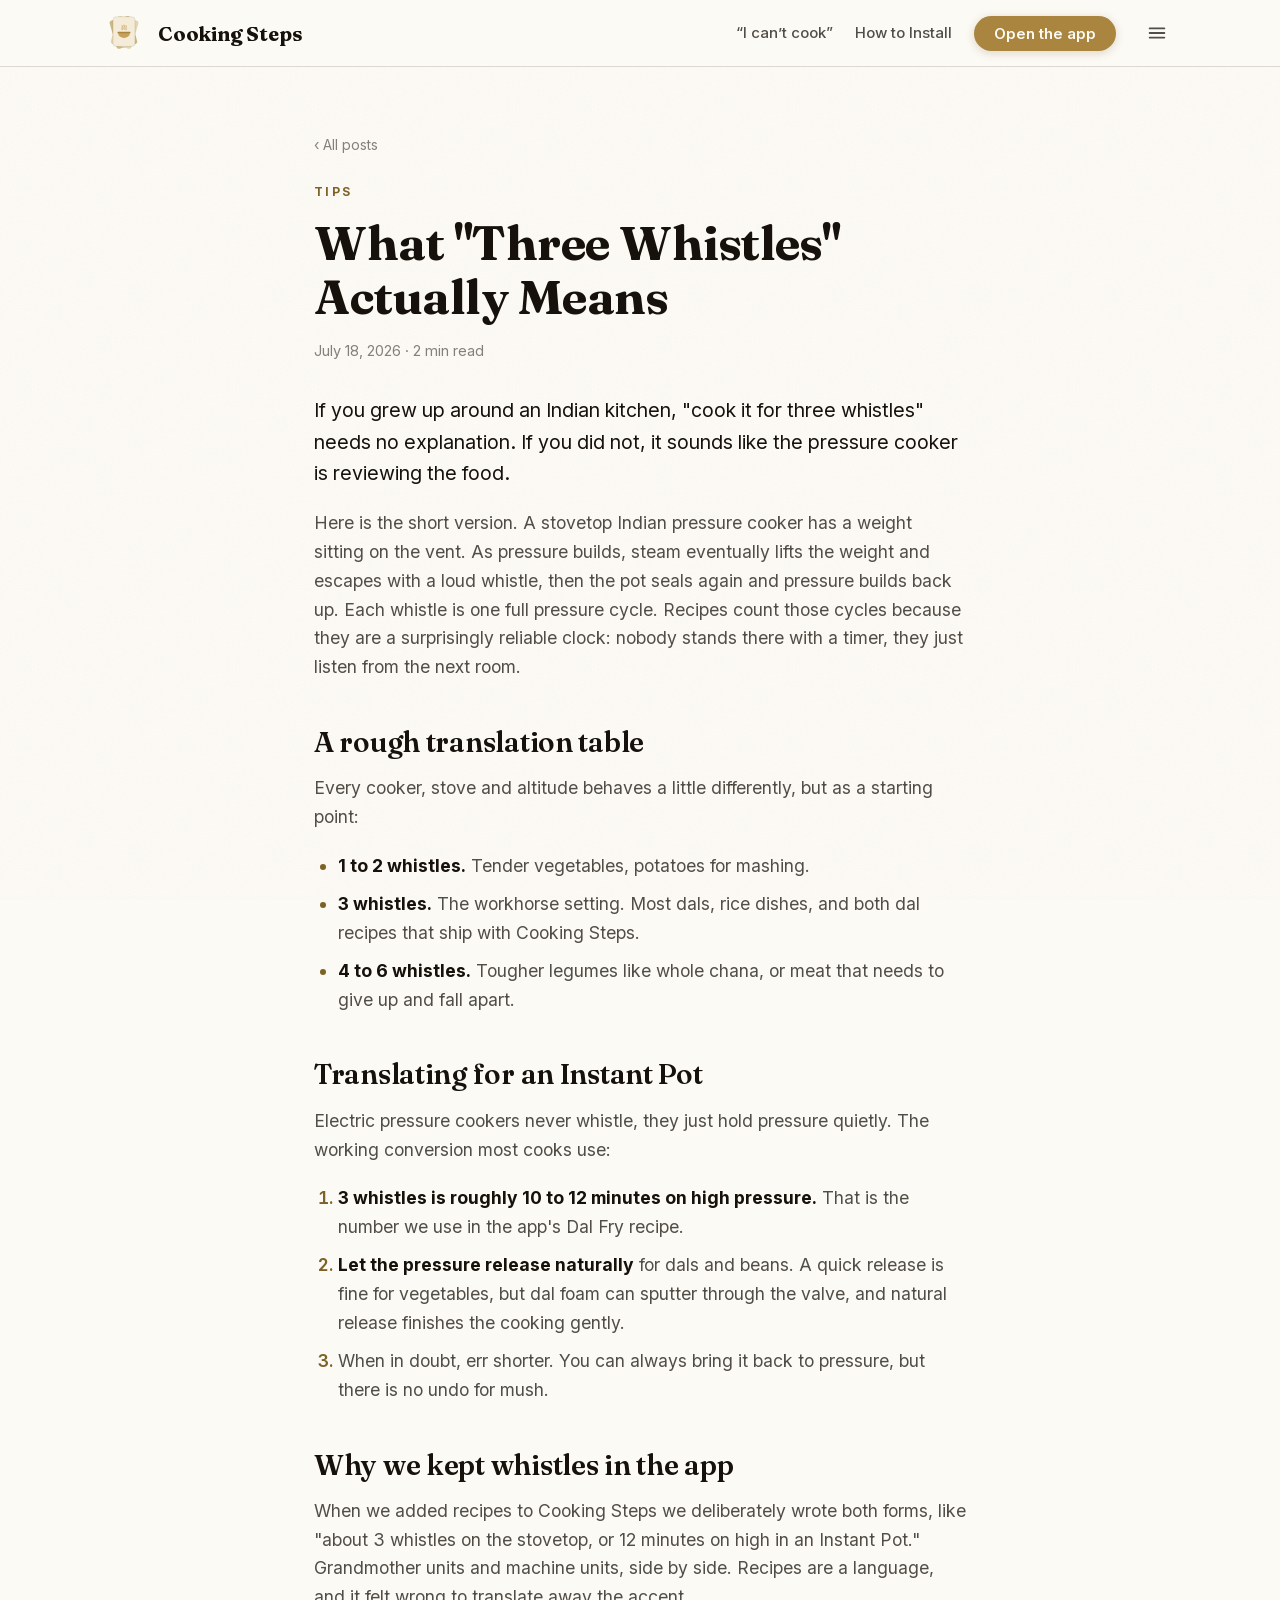
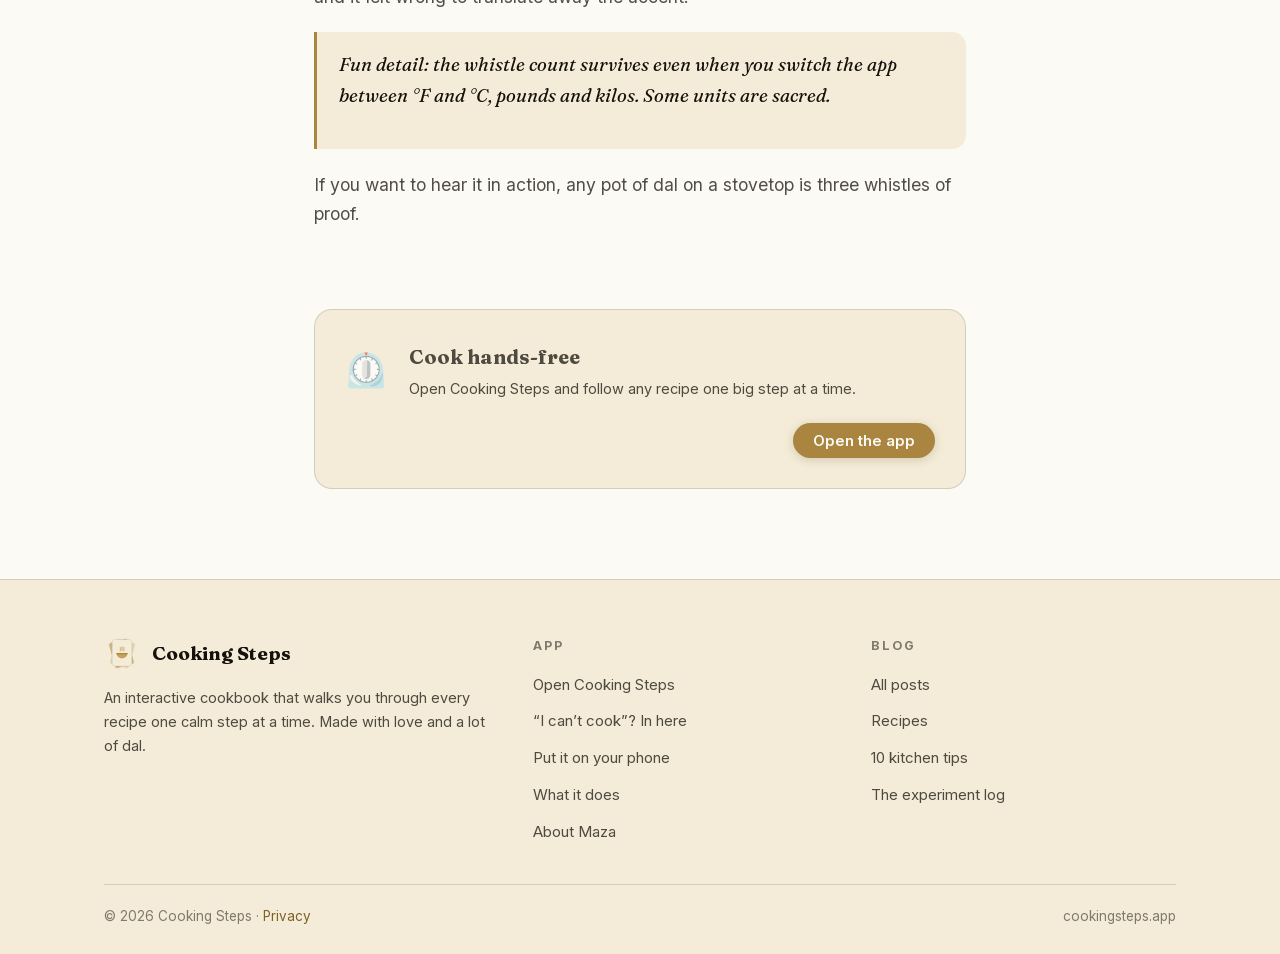
<file: blog/three-whistles/index.html>
<!doctype html>
<html lang="en" data-theme="light">
<head>
<meta charset="utf-8">
<meta name="viewport" content="width=device-width, initial-scale=1">
<script>try{var t=localStorage.getItem("cookingsteps.site.theme")||localStorage.getItem("kitchencards.theme.v1");if(t==="dark")document.documentElement.setAttribute("data-theme","dark")}catch(e){}</script>
<title>What "Three Whistles" Actually Means · Cooking Steps</title>
<meta name="description" content="Indian recipes count whistles the way other recipes count minutes. Here is how to read them, and how to translate whistles for an Instant Pot.">
<link rel="canonical" href="https://cookingsteps.app/blog/three-whistles/">
<meta name="theme-color" content="#FCFAF4">
<meta property="og:type" content="article">
<meta property="og:url" content="https://cookingsteps.app/blog/three-whistles/">
<meta property="og:site_name" content="Cooking Steps">
<meta property="og:title" content="What "Three Whistles" Actually Means · Cooking Steps">
<meta property="og:description" content="Indian recipes count whistles the way other recipes count minutes. Here is how to read them, and how to translate whistles for an Instant Pot.">
<meta property="og:image" content="https://cookingsteps.app/app/icons/og-image.png">
<meta name="twitter:card" content="summary_large_image">
<link rel="icon" type="image/png" sizes="32x32" href="/app/icons/favicon-32.png">
<link rel="apple-touch-icon" href="/app/icons/icon-180.png">
<link rel="preload" href="/assets/fonts/fraunces-400.woff2" as="font" type="font/woff2" crossorigin>
<link rel="preload" href="/assets/fonts/inter-400.woff2" as="font" type="font/woff2" crossorigin>
<link rel="stylesheet" href="/site.css?v=075c2c51">
</head>
<body>
<header class="site">
  <div class="wrap nav">
    <a href="/" class="mark" aria-label="Cooking Steps home"><svg viewBox="60 100 392 360" xmlns="http://www.w3.org/2000/svg" aria-hidden="true">
<g transform="rotate(-16 256 310)"><rect x="150" y="146" width="212" height="286" rx="26" fill="#CBB985"/></g>
<g transform="rotate(16 256 310)"><rect x="150" y="146" width="212" height="286" rx="26" fill="#E4D4AF"/></g>
<rect x="149" y="137" width="214" height="290" rx="28" fill="#F4ECD8" stroke="#16110B" stroke-opacity=".16" stroke-width="5"/>
<g transform="translate(256 298)">
<path d="M-58 -2 L58 -2 A58 48 0 0 1 -58 -2 Z" fill="#C7A15A"/>
<rect x="-64" y="-14" width="128" height="14" rx="7" fill="#A9853F"/>
<path class="msteam" d="M-18 -34 C-28 -49 -9 -58 -18 -74" fill="none" stroke="#C7A15A" stroke-width="9" stroke-linecap="round"/>
<path class="msteam m2" d="M1 -38 C-9 -53 10 -62 1 -80" fill="none" stroke="#C7A15A" stroke-width="9" stroke-linecap="round"/>
<path class="msteam m3" d="M20 -34 C11 -49 30 -58 20 -74" fill="none" stroke="#C7A15A" stroke-width="9" stroke-linecap="round"/>
</g>
</svg></a>
    <a href="/" class="name">Cooking Steps</a>
    <nav class="links">
      <a href="/start/" class="navblog navtop">“I can’t cook”</a>
      <a href="/#install" class="navblog navtop">How to Install</a>
      <a href="/app/" class="btn">Open the app</a>
      <button class="nav-burger" aria-label="Open menu" aria-expanded="false" onclick="var h=this.closest('header');h.classList.toggle('menu-open');this.setAttribute('aria-expanded',h.classList.contains('menu-open'))"><svg viewBox="0 0 24 24" fill="none" stroke="currentColor" stroke-width="2" stroke-linecap="round"><path d="M4 7h16M4 12h16M4 17h16"/></svg></button>
      <div class="navset">
      <a href="/start/" class="navblog m-only">“I can’t cook”</a>
      <a href="/#install" class="navblog m-only">How to Install</a>
      <a href="/blog/" class="navblog on">Blog</a>
      <a href="/tips/" class="navblog">Kitchen &amp; Cooking Tips</a>
      <a href="/experiments/" class="navblog">Experiments</a>
      <a href="/about/" class="navblog">About Maza</a>
      <button class="theme-btn" id="themeBtn" aria-label="Switch between day and night theme">
        <svg class="sun" viewBox="0 0 24 24" fill="none" stroke="currentColor" stroke-width="2" stroke-linecap="round"><circle cx="12" cy="12" r="4"/><path d="M12 2v2M12 20v2M4.9 4.9l1.4 1.4M17.7 17.7l1.4 1.4M2 12h2M20 12h2M4.9 19.1l1.4-1.4M17.7 6.3l1.4-1.4"/></svg>
        <svg class="moon" viewBox="0 0 24 24" fill="none" stroke="currentColor" stroke-width="2" stroke-linecap="round"><path d="M21 12.8A9 9 0 1 1 11.2 3a7 7 0 0 0 9.8 9.8z"/></svg>
        <span class="tb-label">Day / night</span>
      </button>
      </div>
    </nav>
  </div>
</header>
<main>
<article class="post">
  <a class="crumb" href="/blog/">‹ All posts</a>
  <div class="cat">Tips</div>
  <h1>What "Three Whistles" Actually Means</h1>
  <div class="byline">July 18, 2026 · 2 min read</div>
  
  
  <div class="prose">
<p>If you grew up around an Indian kitchen, "cook it for three whistles" needs no explanation. If you did not, it sounds like the pressure cooker is reviewing the food.</p>
<p>Here is the short version. A stovetop Indian pressure cooker has a weight sitting on the vent. As pressure builds, steam eventually lifts the weight and escapes with a loud whistle, then the pot seals again and pressure builds back up. Each whistle is one full pressure cycle. Recipes count those cycles because they are a surprisingly reliable clock: nobody stands there with a timer, they just listen from the next room.</p>
<h2>A rough translation table</h2>
<p>Every cooker, stove and altitude behaves a little differently, but as a starting point:</p>
<ul><li><strong>1 to 2 whistles.</strong> Tender vegetables, potatoes for mashing.</li><li><strong>3 whistles.</strong> The workhorse setting. Most dals, rice dishes, and both dal recipes that ship with Cooking Steps.</li><li><strong>4 to 6 whistles.</strong> Tougher legumes like whole chana, or meat that needs to give up and fall apart.</li></ul>
<h2>Translating for an Instant Pot</h2>
<p>Electric pressure cookers never whistle, they just hold pressure quietly. The working conversion most cooks use:</p>
<ol><li><strong>3 whistles is roughly 10 to 12 minutes on high pressure.</strong> That is the number we use in the app's Dal Fry recipe.</li><li><strong>Let the pressure release naturally</strong> for dals and beans. A quick release is fine for vegetables, but dal foam can sputter through the valve, and natural release finishes the cooking gently.</li><li>When in doubt, err shorter. You can always bring it back to pressure, but there is no undo for mush.</li></ol>
<h2>Why we kept whistles in the app</h2>
<p>When we added recipes to Cooking Steps we deliberately wrote both forms, like "about 3 whistles on the stovetop, or 12 minutes on high in an Instant Pot." Grandmother units and machine units, side by side. Recipes are a language, and it felt wrong to translate away the accent.</p>
<blockquote><p>Fun detail: the whistle count survives even when you switch the app between °F and °C, pounds and kilos. Some units are sacred.</p></blockquote>
<p>If you want to hear it in action, any pot of dal on a stovetop is three whistles of proof.</p>
  </div>
</article>
<div class="cookband">
  <div class="in">
    <span class="em">⏲️</span>
    <span><b>Cook hands-free</b><span>Open Cooking Steps and follow any recipe one big step at a time.</span></span>
    <a href="/app/" class="btn">Open the app</a>
  </div>
</div>
</main>
<footer class="site">
  <div class="wrap">
    <div class="inner">
      <div>
        <div class="brandline"><span class="mark"><svg viewBox="60 100 392 360" xmlns="http://www.w3.org/2000/svg" aria-hidden="true">
<g transform="rotate(-16 256 310)"><rect x="150" y="146" width="212" height="286" rx="26" fill="#CBB985"/></g>
<g transform="rotate(16 256 310)"><rect x="150" y="146" width="212" height="286" rx="26" fill="#E4D4AF"/></g>
<rect x="149" y="137" width="214" height="290" rx="28" fill="#F4ECD8" stroke="#16110B" stroke-opacity=".16" stroke-width="5"/>
<g transform="translate(256 298)">
<path d="M-58 -2 L58 -2 A58 48 0 0 1 -58 -2 Z" fill="#C7A15A"/>
<rect x="-64" y="-14" width="128" height="14" rx="7" fill="#A9853F"/>
<path class="msteam" d="M-18 -34 C-28 -49 -9 -58 -18 -74" fill="none" stroke="#C7A15A" stroke-width="9" stroke-linecap="round"/>
<path class="msteam m2" d="M1 -38 C-9 -53 10 -62 1 -80" fill="none" stroke="#C7A15A" stroke-width="9" stroke-linecap="round"/>
<path class="msteam m3" d="M20 -34 C11 -49 30 -58 20 -74" fill="none" stroke="#C7A15A" stroke-width="9" stroke-linecap="round"/>
</g>
</svg></span><b>Cooking Steps</b></div>
        <p>An interactive cookbook that walks you through every recipe one calm step at a time. Made with love and a lot of dal.</p>
      </div>
      <div>
        <h4>App</h4>
        <ul>
          <li><a href="/app/">Open Cooking Steps</a></li>
          <li><a href="/start/">“I can’t cook”? In here</a></li>
          <li><a href="/#install">Put it on your phone</a></li>
          <li><a href="/#features">What it does</a></li>
          <li><a href="/about/">About Maza</a></li>
        </ul>
      </div>
      <div>
        <h4>Blog</h4>
        <ul>
          <li><a href="/blog/">All posts</a></li>
          <li><a href="/blog/#recipes">Recipes</a></li>
          <li><a href="/tips/">10 kitchen tips</a></li>
          <li><a href="/experiments/">The experiment log</a></li>
        </ul>
      </div>
    </div>
    <div class="small">
      <span>© 2026 Cooking Steps · <a href="/privacy/">Privacy</a></span>
      <span>cookingsteps.app</span>
    </div>
  </div>
</footer>
<script>
(function(){
  var btn=document.getElementById("themeBtn");
  if(btn)btn.addEventListener("click",function(){
    var root=document.documentElement;
    var next=root.getAttribute("data-theme")==="dark"?"light":"dark";
    root.setAttribute("data-theme",next);
    try{localStorage.setItem("cookingsteps.site.theme",next);localStorage.setItem("kitchencards.theme.v1",next)}catch(e){}
    var m=document.querySelector('meta[name="theme-color"]');
    if(m)m.setAttribute("content",next==="dark"?"#0f0b06":"#FCFAF4");
  });
  if(document.documentElement.getAttribute("data-theme")==="dark"){
    var tm=document.querySelector('meta[name="theme-color"]');
    if(tm)tm.setAttribute("content","#0f0b06");
  }
  var hdr=document.querySelector("header.site");
  function closeMenu(){
    if(hdr&&hdr.classList.contains("menu-open")){
      hdr.classList.remove("menu-open");
      var bb=hdr.querySelector(".nav-burger");
      if(bb)bb.setAttribute("aria-expanded","false");
    }
  }
  document.addEventListener("click",function(e){
    if(hdr&&hdr.classList.contains("menu-open")&&!e.target.closest(".navset")&&!e.target.closest(".nav-burger"))closeMenu();
  });
  document.addEventListener("keydown",function(e){if(e.key==="Escape")closeMenu()});
  addEventListener("hashchange",closeMenu);
  /* close on real width changes only: phones fire resize when the URL bar
     collapses mid-scroll or the keyboard opens, which yanked the menu shut */
  var _mw=innerWidth;
  addEventListener("resize",function(){ if(innerWidth!==_mw){ _mw=innerWidth; closeMenu(); } });
  if("serviceWorker" in navigator)addEventListener("load",function(){navigator.serviceWorker.register("/service-worker.js").catch(function(){})});
})();
</script>
</body>
</html>
</file>
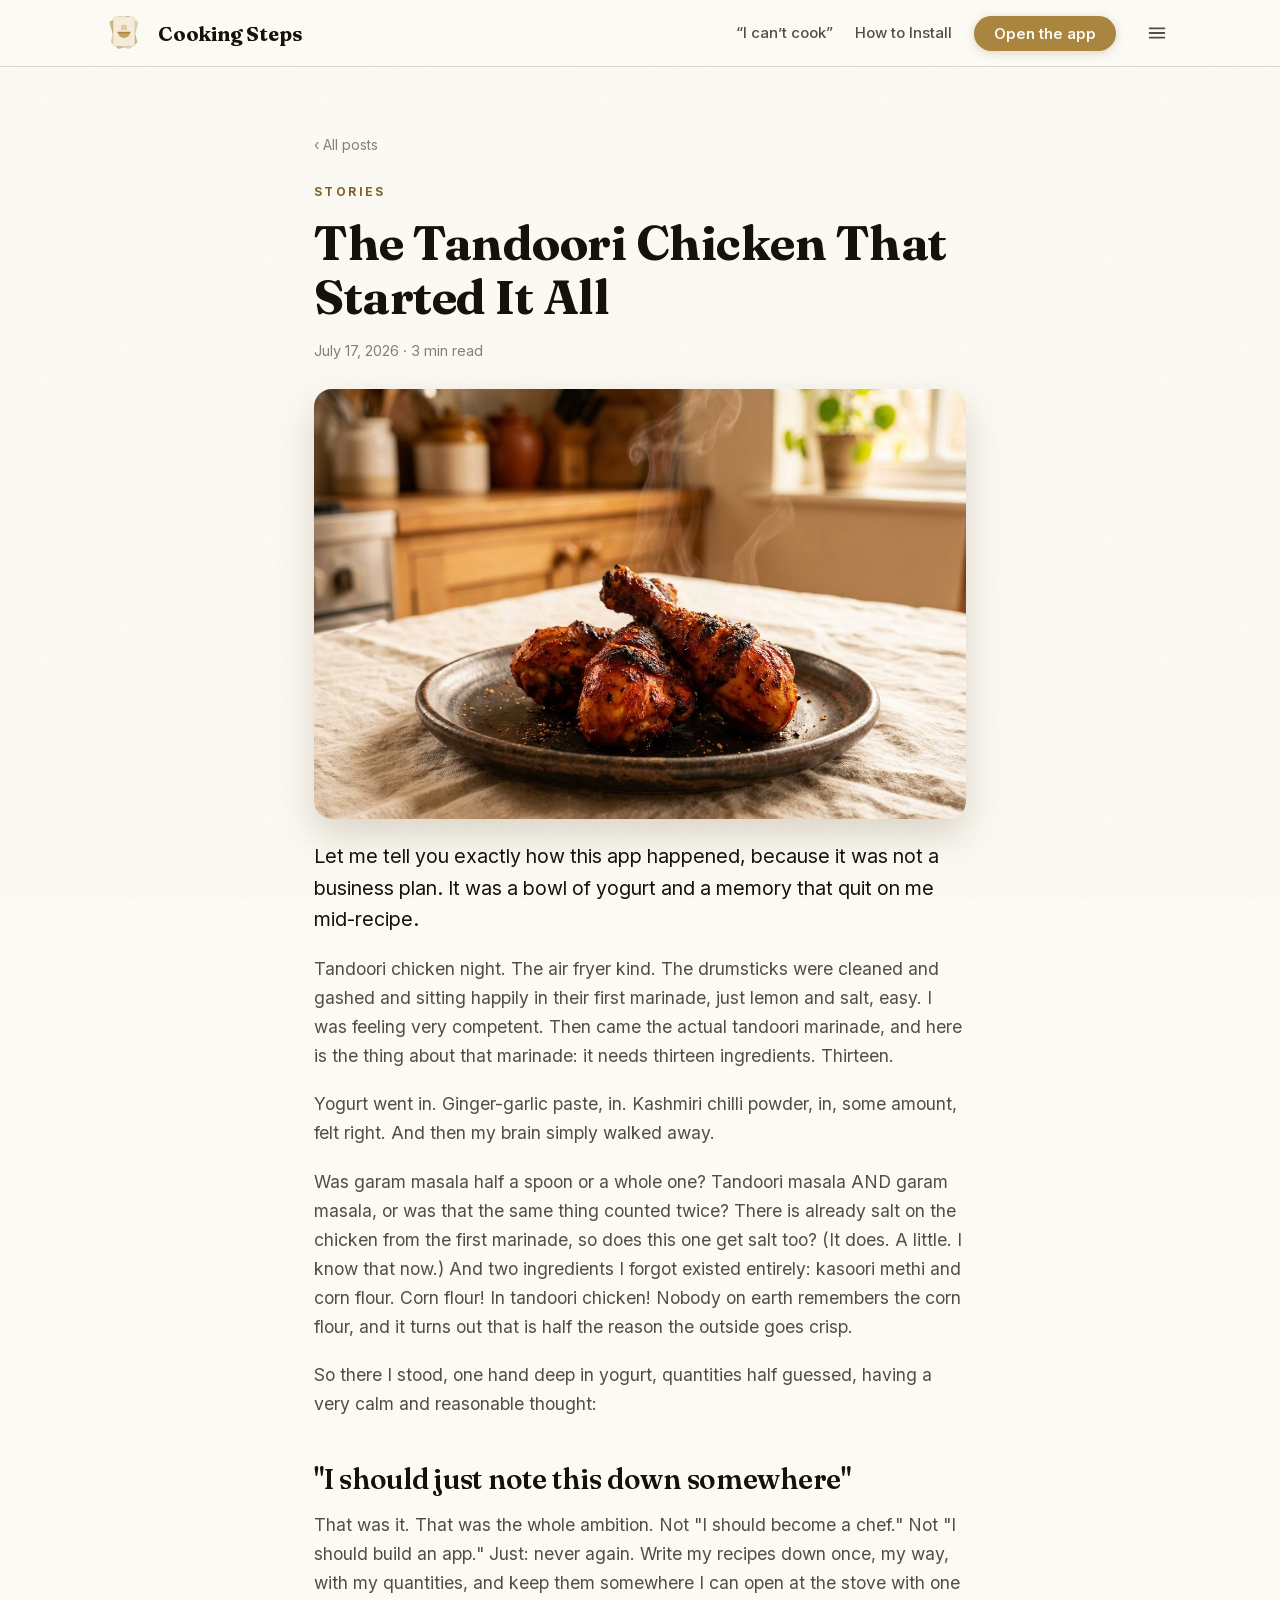
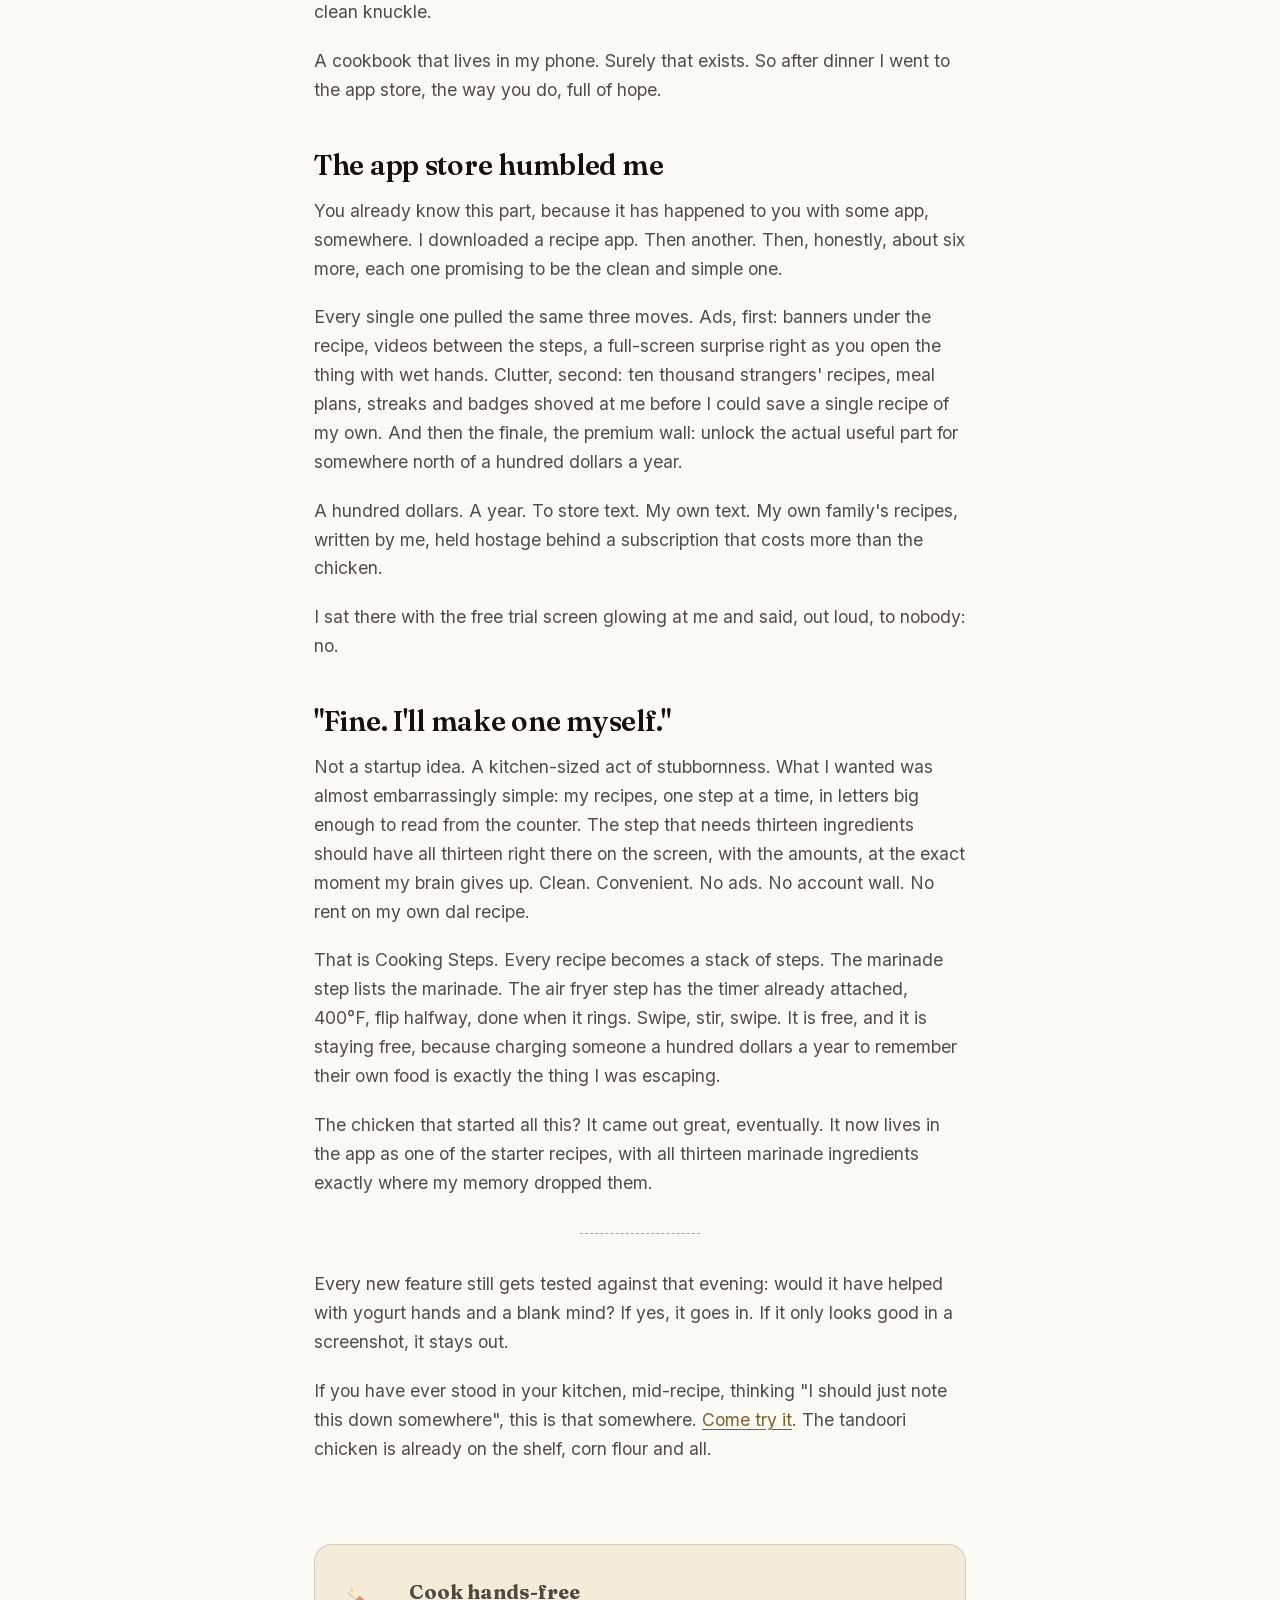
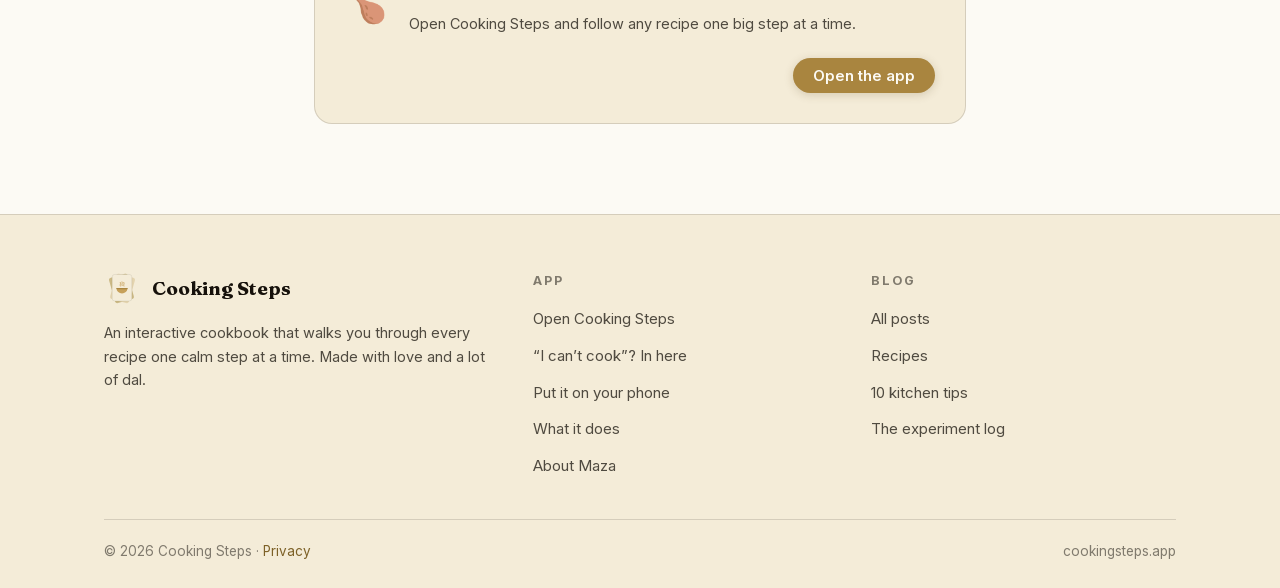
<file: blog/why-cooking-steps/index.html>
<!doctype html>
<html lang="en" data-theme="light">
<head>
<meta charset="utf-8">
<meta name="viewport" content="width=device-width, initial-scale=1">
<script>try{var t=localStorage.getItem("cookingsteps.site.theme")||localStorage.getItem("kitchencards.theme.v1");if(t==="dark")document.documentElement.setAttribute("data-theme","dark")}catch(e){}</script>
<title>The Tandoori Chicken That Started It All · Cooking Steps</title>
<meta name="description" content="The marinade needs thirteen ingredients. I remembered maybe eight, guessed the quantities, and somewhere between the app store and a $100 paywall, accidentally started an app.">
<link rel="canonical" href="https://cookingsteps.app/blog/why-cooking-steps/">
<meta name="theme-color" content="#FCFAF4">
<meta property="og:type" content="article">
<meta property="og:url" content="https://cookingsteps.app/blog/why-cooking-steps/">
<meta property="og:site_name" content="Cooking Steps">
<meta property="og:title" content="The Tandoori Chicken That Started It All · Cooking Steps">
<meta property="og:description" content="The marinade needs thirteen ingredients. I remembered maybe eight, guessed the quantities, and somewhere between the app store and a $100 paywall, accidentally started an app.">
<meta property="og:image" content="https://cookingsteps.app/assets/tandoori.jpg">
<meta name="twitter:card" content="summary_large_image">
<link rel="icon" type="image/png" sizes="32x32" href="/app/icons/favicon-32.png">
<link rel="apple-touch-icon" href="/app/icons/icon-180.png">
<link rel="preload" href="/assets/fonts/fraunces-400.woff2" as="font" type="font/woff2" crossorigin>
<link rel="preload" href="/assets/fonts/inter-400.woff2" as="font" type="font/woff2" crossorigin>
<link rel="stylesheet" href="/site.css?v=075c2c51">
</head>
<body>
<header class="site">
  <div class="wrap nav">
    <a href="/" class="mark" aria-label="Cooking Steps home"><svg viewBox="60 100 392 360" xmlns="http://www.w3.org/2000/svg" aria-hidden="true">
<g transform="rotate(-16 256 310)"><rect x="150" y="146" width="212" height="286" rx="26" fill="#CBB985"/></g>
<g transform="rotate(16 256 310)"><rect x="150" y="146" width="212" height="286" rx="26" fill="#E4D4AF"/></g>
<rect x="149" y="137" width="214" height="290" rx="28" fill="#F4ECD8" stroke="#16110B" stroke-opacity=".16" stroke-width="5"/>
<g transform="translate(256 298)">
<path d="M-58 -2 L58 -2 A58 48 0 0 1 -58 -2 Z" fill="#C7A15A"/>
<rect x="-64" y="-14" width="128" height="14" rx="7" fill="#A9853F"/>
<path class="msteam" d="M-18 -34 C-28 -49 -9 -58 -18 -74" fill="none" stroke="#C7A15A" stroke-width="9" stroke-linecap="round"/>
<path class="msteam m2" d="M1 -38 C-9 -53 10 -62 1 -80" fill="none" stroke="#C7A15A" stroke-width="9" stroke-linecap="round"/>
<path class="msteam m3" d="M20 -34 C11 -49 30 -58 20 -74" fill="none" stroke="#C7A15A" stroke-width="9" stroke-linecap="round"/>
</g>
</svg></a>
    <a href="/" class="name">Cooking Steps</a>
    <nav class="links">
      <a href="/start/" class="navblog navtop">“I can’t cook”</a>
      <a href="/#install" class="navblog navtop">How to Install</a>
      <a href="/app/" class="btn">Open the app</a>
      <button class="nav-burger" aria-label="Open menu" aria-expanded="false" onclick="var h=this.closest('header');h.classList.toggle('menu-open');this.setAttribute('aria-expanded',h.classList.contains('menu-open'))"><svg viewBox="0 0 24 24" fill="none" stroke="currentColor" stroke-width="2" stroke-linecap="round"><path d="M4 7h16M4 12h16M4 17h16"/></svg></button>
      <div class="navset">
      <a href="/start/" class="navblog m-only">“I can’t cook”</a>
      <a href="/#install" class="navblog m-only">How to Install</a>
      <a href="/blog/" class="navblog on">Blog</a>
      <a href="/tips/" class="navblog">Kitchen &amp; Cooking Tips</a>
      <a href="/experiments/" class="navblog">Experiments</a>
      <a href="/about/" class="navblog">About Maza</a>
      <button class="theme-btn" id="themeBtn" aria-label="Switch between day and night theme">
        <svg class="sun" viewBox="0 0 24 24" fill="none" stroke="currentColor" stroke-width="2" stroke-linecap="round"><circle cx="12" cy="12" r="4"/><path d="M12 2v2M12 20v2M4.9 4.9l1.4 1.4M17.7 17.7l1.4 1.4M2 12h2M20 12h2M4.9 19.1l1.4-1.4M17.7 6.3l1.4-1.4"/></svg>
        <svg class="moon" viewBox="0 0 24 24" fill="none" stroke="currentColor" stroke-width="2" stroke-linecap="round"><path d="M21 12.8A9 9 0 1 1 11.2 3a7 7 0 0 0 9.8 9.8z"/></svg>
        <span class="tb-label">Day / night</span>
      </button>
      </div>
    </nav>
  </div>
</header>
<main>
<article class="post">
  <a class="crumb" href="/blog/">‹ All posts</a>
  <div class="cat">Stories</div>
  <h1>The Tandoori Chicken That Started It All</h1>
  <div class="byline">July 17, 2026 · 3 min read</div>
  
  <div class="posthero"><img src="/assets/tandoori.jpg" alt="The Tandoori Chicken That Started It All"></div>
  <div class="prose">
<p>Let me tell you exactly how this app happened, because it was not a business plan. It was a bowl of yogurt and a memory that quit on me mid-recipe.</p>
<p>Tandoori chicken night. The air fryer kind. The drumsticks were cleaned and gashed and sitting happily in their first marinade, just lemon and salt, easy. I was feeling very competent. Then came the actual tandoori marinade, and here is the thing about that marinade: it needs thirteen ingredients. Thirteen.</p>
<p>Yogurt went in. Ginger-garlic paste, in. Kashmiri chilli powder, in, some amount, felt right. And then my brain simply walked away.</p>
<p>Was garam masala half a spoon or a whole one? Tandoori masala AND garam masala, or was that the same thing counted twice? There is already salt on the chicken from the first marinade, so does this one get salt too? (It does. A little. I know that now.) And two ingredients I forgot existed entirely: kasoori methi and corn flour. Corn flour! In tandoori chicken! Nobody on earth remembers the corn flour, and it turns out that is half the reason the outside goes crisp.</p>
<p>So there I stood, one hand deep in yogurt, quantities half guessed, having a very calm and reasonable thought:</p>
<h2>"I should just note this down somewhere"</h2>
<p>That was it. That was the whole ambition. Not "I should become a chef." Not "I should build an app." Just: never again. Write my recipes down once, my way, with my quantities, and keep them somewhere I can open at the stove with one clean knuckle.</p>
<p>A cookbook that lives in my phone. Surely that exists. So after dinner I went to the app store, the way you do, full of hope.</p>
<h2>The app store humbled me</h2>
<p>You already know this part, because it has happened to you with some app, somewhere. I downloaded a recipe app. Then another. Then, honestly, about six more, each one promising to be the clean and simple one.</p>
<p>Every single one pulled the same three moves. Ads, first: banners under the recipe, videos between the steps, a full-screen surprise right as you open the thing with wet hands. Clutter, second: ten thousand strangers' recipes, meal plans, streaks and badges shoved at me before I could save a single recipe of my own. And then the finale, the premium wall: unlock the actual useful part for somewhere north of a hundred dollars a year.</p>
<p>A hundred dollars. A year. To store text. My own text. My own family's recipes, written by me, held hostage behind a subscription that costs more than the chicken.</p>
<p>I sat there with the free trial screen glowing at me and said, out loud, to nobody: no.</p>
<h2>"Fine. I'll make one myself."</h2>
<p>Not a startup idea. A kitchen-sized act of stubbornness. What I wanted was almost embarrassingly simple: my recipes, one step at a time, in letters big enough to read from the counter. The step that needs thirteen ingredients should have all thirteen right there on the screen, with the amounts, at the exact moment my brain gives up. Clean. Convenient. No ads. No account wall. No rent on my own dal recipe.</p>
<p>That is Cooking Steps. Every recipe becomes a stack of steps. The marinade step lists the marinade. The air fryer step has the timer already attached, 400°F, flip halfway, done when it rings. Swipe, stir, swipe. It is free, and it is staying free, because charging someone a hundred dollars a year to remember their own food is exactly the thing I was escaping.</p>
<p>The chicken that started all this? It came out great, eventually. It now lives in the app as one of the starter recipes, with all thirteen marinade ingredients exactly where my memory dropped them.</p>
<hr>
<p>Every new feature still gets tested against that evening: would it have helped with yogurt hands and a blank mind? If yes, it goes in. If it only looks good in a screenshot, it stays out.</p>
<p>If you have ever stood in your kitchen, mid-recipe, thinking "I should just note this down somewhere", this is that somewhere. <a href="/app/">Come try it</a>. The tandoori chicken is already on the shelf, corn flour and all.</p>
  </div>
</article>
<div class="cookband">
  <div class="in">
    <span class="em">🍗</span>
    <span><b>Cook hands-free</b><span>Open Cooking Steps and follow any recipe one big step at a time.</span></span>
    <a href="/app/" class="btn">Open the app</a>
  </div>
</div>
</main>
<footer class="site">
  <div class="wrap">
    <div class="inner">
      <div>
        <div class="brandline"><span class="mark"><svg viewBox="60 100 392 360" xmlns="http://www.w3.org/2000/svg" aria-hidden="true">
<g transform="rotate(-16 256 310)"><rect x="150" y="146" width="212" height="286" rx="26" fill="#CBB985"/></g>
<g transform="rotate(16 256 310)"><rect x="150" y="146" width="212" height="286" rx="26" fill="#E4D4AF"/></g>
<rect x="149" y="137" width="214" height="290" rx="28" fill="#F4ECD8" stroke="#16110B" stroke-opacity=".16" stroke-width="5"/>
<g transform="translate(256 298)">
<path d="M-58 -2 L58 -2 A58 48 0 0 1 -58 -2 Z" fill="#C7A15A"/>
<rect x="-64" y="-14" width="128" height="14" rx="7" fill="#A9853F"/>
<path class="msteam" d="M-18 -34 C-28 -49 -9 -58 -18 -74" fill="none" stroke="#C7A15A" stroke-width="9" stroke-linecap="round"/>
<path class="msteam m2" d="M1 -38 C-9 -53 10 -62 1 -80" fill="none" stroke="#C7A15A" stroke-width="9" stroke-linecap="round"/>
<path class="msteam m3" d="M20 -34 C11 -49 30 -58 20 -74" fill="none" stroke="#C7A15A" stroke-width="9" stroke-linecap="round"/>
</g>
</svg></span><b>Cooking Steps</b></div>
        <p>An interactive cookbook that walks you through every recipe one calm step at a time. Made with love and a lot of dal.</p>
      </div>
      <div>
        <h4>App</h4>
        <ul>
          <li><a href="/app/">Open Cooking Steps</a></li>
          <li><a href="/start/">“I can’t cook”? In here</a></li>
          <li><a href="/#install">Put it on your phone</a></li>
          <li><a href="/#features">What it does</a></li>
          <li><a href="/about/">About Maza</a></li>
        </ul>
      </div>
      <div>
        <h4>Blog</h4>
        <ul>
          <li><a href="/blog/">All posts</a></li>
          <li><a href="/blog/#recipes">Recipes</a></li>
          <li><a href="/tips/">10 kitchen tips</a></li>
          <li><a href="/experiments/">The experiment log</a></li>
        </ul>
      </div>
    </div>
    <div class="small">
      <span>© 2026 Cooking Steps · <a href="/privacy/">Privacy</a></span>
      <span>cookingsteps.app</span>
    </div>
  </div>
</footer>
<script>
(function(){
  var btn=document.getElementById("themeBtn");
  if(btn)btn.addEventListener("click",function(){
    var root=document.documentElement;
    var next=root.getAttribute("data-theme")==="dark"?"light":"dark";
    root.setAttribute("data-theme",next);
    try{localStorage.setItem("cookingsteps.site.theme",next);localStorage.setItem("kitchencards.theme.v1",next)}catch(e){}
    var m=document.querySelector('meta[name="theme-color"]');
    if(m)m.setAttribute("content",next==="dark"?"#0f0b06":"#FCFAF4");
  });
  if(document.documentElement.getAttribute("data-theme")==="dark"){
    var tm=document.querySelector('meta[name="theme-color"]');
    if(tm)tm.setAttribute("content","#0f0b06");
  }
  var hdr=document.querySelector("header.site");
  function closeMenu(){
    if(hdr&&hdr.classList.contains("menu-open")){
      hdr.classList.remove("menu-open");
      var bb=hdr.querySelector(".nav-burger");
      if(bb)bb.setAttribute("aria-expanded","false");
    }
  }
  document.addEventListener("click",function(e){
    if(hdr&&hdr.classList.contains("menu-open")&&!e.target.closest(".navset")&&!e.target.closest(".nav-burger"))closeMenu();
  });
  document.addEventListener("keydown",function(e){if(e.key==="Escape")closeMenu()});
  addEventListener("hashchange",closeMenu);
  /* close on real width changes only: phones fire resize when the URL bar
     collapses mid-scroll or the keyboard opens, which yanked the menu shut */
  var _mw=innerWidth;
  addEventListener("resize",function(){ if(innerWidth!==_mw){ _mw=innerWidth; closeMenu(); } });
  if("serviceWorker" in navigator)addEventListener("load",function(){navigator.serviceWorker.register("/service-worker.js").catch(function(){})});
})();
</script>
</body>
</html>
</file>
<file: site.css>
/* Cooking Steps website - shared design system.
   Light-first cream paper; [data-theme="dark"] flips to espresso night.
   Fonts are self-hosted (no Google Fonts request, no third-party calls). */

/* These are VARIABLE fonts: one file carries every weight, so each family needs
   exactly one face per style with a full weight range. The old setup declared
   nine faces over byte-identical copies of three files — ~350KB of duplicate
   downloads per cold visit, and no 800 face at all (the -400 in the filename is
   historical; the file holds the whole weight axis). */
@font-face{font-family:"Fraunces";font-style:normal;font-weight:100 900;font-display:swap;src:url("/assets/fonts/fraunces-400.woff2") format("woff2")}
@font-face{font-family:"Fraunces";font-style:italic;font-weight:100 900;font-display:swap;src:url("/assets/fonts/fraunces-400-italic.woff2") format("woff2")}
@font-face{font-family:"Inter";font-style:normal;font-weight:100 900;font-display:swap;src:url("/assets/fonts/inter-400.woff2") format("woff2")}

:root{
  --paper:#FCFAF4;
  --paper-2:#F7F1E3;
  --card:#F4ECD8;
  --card-2:#EBE0C4;
  --ink:#16110B;
  --ink-2:rgba(22,17,11,.74);
  --ink-3:rgba(22,17,11,.52);
  --hairline:rgba(22,17,11,.14);
  --brass:#A9853F;
  --brass-2:#C7A15A;
  --brass-ink:#7d6127;
  --brass-soft:rgba(169,133,63,.13);
  --good:#3f7d4e;
  --tsp:#1c6675;
  --tsp-bg:rgba(28,102,117,.12);
  --shadow:rgba(88,66,26,.2);
  --bezel:#16110B;
  --screen:#FCFAF4;
  --maxw:1120px;
  --r:18px;
}
[data-theme="dark"]{
  --paper:#0f0b06;
  --paper-2:#150f08;
  --card:#1d150c;
  --card-2:#271d10;
  --ink:#F4ECD8;
  --ink-2:rgba(244,236,216,.76);
  --ink-3:rgba(244,236,216,.55);
  --hairline:rgba(244,236,216,.14);
  --brass:#C7A15A;
  --brass-2:#D9B76E;
  --brass-ink:#D9B76E;
  --brass-soft:rgba(199,161,90,.14);
  --good:#7dc98f;
  --tsp:#8fd3de;
  --tsp-bg:rgba(143,211,222,.12);
  --shadow:rgba(0,0,0,.55);
  --bezel:#000;
  --screen:#0f0b06;
}

*{margin:0;padding:0;box-sizing:border-box}
html{scroll-behavior:smooth}
@media (prefers-reduced-motion:reduce){html{scroll-behavior:auto}}
body{
  background:var(--paper);
  color:var(--ink);
  font:16px/1.65 "Inter",system-ui,-apple-system,"Segoe UI",sans-serif;
  -webkit-font-smoothing:antialiased;
  transition:background .35s,color .35s;
}
h1,h2,h3,.serif{font-family:"Fraunces",Georgia,"Times New Roman",serif;font-weight:600;line-height:1.15;letter-spacing:-.01em}
a{color:var(--brass-ink);text-decoration:none}
a:hover{text-decoration:underline;text-underline-offset:3px}
img,svg{max-width:100%;display:block}
button{font:inherit;color:inherit;background:none;border:0;cursor:pointer}
::selection{background:var(--brass-2);color:#16110B}

/* faint paper grain over everything */
body::before{
  content:"";position:fixed;inset:0;pointer-events:none;z-index:0;opacity:.5;
  background-image:url("data:image/svg+xml,%3Csvg xmlns='http://www.w3.org/2000/svg' width='140' height='140'%3E%3Cfilter id='n'%3E%3CfeTurbulence type='fractalNoise' baseFrequency='.9' numOctaves='2' stitchTiles='stitch'/%3E%3CfeColorMatrix values='0 0 0 0 .4 0 0 0 0 .32 0 0 0 0 .18 0 0 0 .05 0'/%3E%3C/filter%3E%3Crect width='140' height='140' filter='url(%23n)'/%3E%3C/svg%3E");
}
main,header.site,footer.site{position:relative;z-index:1}

.wrap{max-width:var(--maxw);margin:0 auto;padding:0 24px}

/* ---------- header ---------- */
header.site{
  position:sticky;top:0;z-index:40;
  background:color-mix(in srgb,var(--paper) 82%,transparent);
  -webkit-backdrop-filter:blur(14px);backdrop-filter:blur(14px);
  border-bottom:1px solid var(--hairline);
}
.nav{display:flex;align-items:center;gap:14px;height:66px}
.nav .mark{width:40px;height:40px;flex:none}
.nav .name{font-family:"Fraunces",serif;font-weight:700;font-size:20px;letter-spacing:-.01em;color:var(--ink)}
.nav .name:hover{text-decoration:none}
.nav .links{margin-left:auto;display:flex;align-items:center;gap:22px}
/* :not(.btn) — this rule outranks .btn on specificity, and without the guard the
   header's "Open the app" pill rendered muted dark text while the identical hero
   button rendered white. Same button, two colors. */
.nav .links a:not(.btn){color:var(--ink-2);font-weight:500;font-size:15px}
.nav .links a:not(.btn):hover{color:var(--ink);text-decoration:none}
.nav .links a.on{color:var(--brass-ink);font-weight:600}
/* nav: “I can’t cook” / Install / Open the app stay visible; everything else
   lives in a dropdown panel behind the burger, at every width */
.navset{display:none}
.nav .navtop{white-space:nowrap}
.nav-burger{display:grid;width:38px;height:38px;border-radius:10px;place-items:center;color:var(--ink-2)}
.nav-burger:hover{background:var(--card);color:var(--ink)}
.nav-burger svg{width:22px;height:22px}
header.site.menu-open .navset{
  display:flex;flex-direction:column;gap:2px;
  position:absolute;top:70px;right:24px;min-width:240px;
  background:var(--paper);border:1px solid var(--hairline);border-radius:16px;
  box-shadow:0 20px 46px var(--shadow);padding:10px;z-index:60;
  transform-origin:top right;animation:navsetIn .16s ease-out both;
}
@keyframes navsetIn{from{opacity:0;transform:translateY(-6px) scale(.98)}}
@media (prefers-reduced-motion:reduce){
  header.site.menu-open .navset{animation:none}
}
/* The panel hangs off the burger, not the window. .nav is a centred .wrap, so
   anchoring to the header (full-bleed, sticky) parked the menu ~150px right of
   the button that opened it on wide screens. Only ≥761px: below that the panel
   is deliberately near-full-width and still anchors to the header. */
@media (min-width:760.02px){
  .nav{position:relative}
  /* right:24px == .wrap's side padding, so the panel's right edge lands exactly
     on the burger's right edge. .nav is 66px tall, so this clears the header. */
  header.site.menu-open .navset{top:calc(100% + 8px);right:24px;left:auto}
}
header.site.menu-open .navset a{display:block;padding:13px 14px;font-size:16.5px;border-radius:11px}
header.site.menu-open .navset a:hover{background:var(--card);text-decoration:none}
header.site.menu-open .navset .theme-btn{
  width:100%;height:auto;display:flex;align-items:center;gap:12px;
  padding:13px 14px;justify-content:flex-start;
  border-top:1px solid var(--hairline);border-radius:0 0 11px 11px;margin-top:4px;padding-top:15px;
}
header.site.menu-open .navset .theme-btn:hover{background:var(--card)}
header.site.menu-open .navset .tb-label{display:block;font-size:16.5px;color:var(--ink-2);font-weight:500}
/* “I can’t cook” + Install ride inside the burger panel on phones only */
@media (min-width:760.02px){
  header.site.menu-open .navset .m-only{display:none}
}
@media (max-width:760px){
  .nav-burger{width:34px;height:34px}
  .nav{gap:8px}
  .nav .links{gap:10px}
  .nav .name{font-size:16px}
  .nav .navtop{display:none}
  .nav .btn{padding:9px 12px;font-size:13.5px}
  header.site.menu-open .navset{left:14px;right:14px}
}
.btn{
  display:inline-flex;align-items:center;gap:8px;white-space:nowrap;
  background:var(--brass);color:#FCFAF4;border-radius:999px;
  padding:10px 20px;font-weight:600;font-size:15px;line-height:1;
  box-shadow:0 2px 10px var(--shadow);transition:transform .15s,box-shadow .15s,background .2s;
}
.btn:hover{background:var(--brass-2);color:#16110B;text-decoration:none;transform:translateY(-1px);box-shadow:0 6px 18px var(--shadow)}
.btn.big{padding:15px 28px;font-size:17px}
.btn.ghost{background:transparent;color:var(--ink-2);box-shadow:inset 0 0 0 1.5px var(--hairline)}
.btn.ghost:hover{background:var(--card);color:var(--ink);transform:translateY(-1px)}
.theme-btn{width:38px;height:38px;border-radius:50%;display:grid;place-items:center;color:var(--ink-2)}
.tb-label{display:none}
.theme-btn:hover{background:var(--card);color:var(--ink)}
.theme-btn svg{width:19px;height:19px}
.theme-btn .moon{display:none}
[data-theme="dark"] .theme-btn .sun{display:none}
[data-theme="dark"] .theme-btn .moon{display:block}

/* ---------- hero ---------- */
.hero{position:relative;overflow:hidden;padding:72px 0 40px}
.hero::after{
  content:"";position:absolute;inset:auto -20% -60% -20%;height:120%;pointer-events:none;
  background:radial-gradient(55% 60% at 70% 30%,var(--brass-soft),transparent 70%);
}
.hero .wrap{display:grid;grid-template-columns:1.05fr .95fr;gap:48px;align-items:center;position:relative;z-index:1}
.eyebrow{
  display:inline-block;font-size:12.5px;font-weight:700;letter-spacing:.22em;
  color:var(--brass-ink);text-transform:uppercase;margin-bottom:18px;
}
.hero h1{font-size:clamp(40px,5.4vw,64px);font-weight:700;margin-bottom:20px}
.hero h1 em{font-style:italic;color:var(--brass-ink)}
.hero .sub{font-size:19px;color:var(--ink-2);max-width:34em;margin-bottom:30px}
.hero .ctas{display:flex;gap:14px;flex-wrap:wrap;align-items:center;margin-bottom:18px}
.hero .fine{font-size:14px;color:var(--ink-3)}
.hero .fine b{color:var(--ink-2);font-weight:600}

/* phone mockup */
.stagearea{position:relative;display:grid;place-items:center;padding:10px 0}
.phone{
  position:relative;width:300px;background:var(--bezel);border-radius:48px;padding:12px;
  box-shadow:0 30px 70px var(--shadow),0 4px 16px var(--shadow);
  transform:rotate(-3.5deg);
}
.phone .screen{
  background:var(--screen);border-radius:37px;overflow:hidden;
  padding:20px 18px 16px;min-height:560px;display:flex;flex-direction:column;
}
.ph-title{display:flex;align-items:center;gap:8px;margin-bottom:12px}
.ph-title .em{font-size:20px}
.ph-title b{font-size:13.5px;font-weight:600;color:var(--ink-2);letter-spacing:.01em}
.ph-segs{display:flex;gap:5px;margin-bottom:22px}
.ph-segs i{height:4px;flex:1;border-radius:4px;background:var(--card-2)}
.ph-segs i.on{background:var(--brass)}
.ph-eyebrow{font-size:11px;font-weight:700;letter-spacing:.24em;color:var(--brass-ink);margin-bottom:8px}
.ph-head{font-family:"Fraunces",serif;font-size:27px;font-weight:700;margin-bottom:14px;letter-spacing:-.01em}
.ph-acts{list-style:none;display:grid;gap:9px;margin-bottom:18px}
.ph-acts li{display:flex;gap:9px;font-size:13.5px;color:var(--ink-2);line-height:1.45}
.ph-acts .n{
  flex:none;width:19px;height:19px;border-radius:50%;background:var(--card-2);
  display:grid;place-items:center;font-size:10.5px;font-weight:700;color:var(--ink);margin-top:1px;
}
.ph-items{list-style:none;display:grid;gap:7px;margin-bottom:20px}
.ph-items li{display:flex;align-items:center;gap:8px;font-size:13px;color:var(--ink-2)}
.ph-items .u{
  flex:none;font-size:9.5px;font-weight:800;letter-spacing:.06em;border-radius:5px;padding:2.5px 6px;
}
.u-tbsp{background:var(--brass-soft);color:var(--brass-ink)}
.u-tsp{background:var(--tsp-bg);color:var(--tsp)}
.ph-timer{
  margin:auto auto 18px;display:flex;align-items:center;gap:10px;
  border:1.5px solid var(--brass);border-radius:999px;padding:10px 22px;
  font-variant-numeric:tabular-nums;font-weight:700;font-size:20px;color:var(--brass-ink);
}
.ph-timer svg{width:17px;height:17px;stroke:var(--brass-ink)}
.ph-foot{display:flex;align-items:center;justify-content:space-between;color:var(--ink-3);font-size:12.5px}
.ph-foot .arr{width:34px;height:34px;border-radius:50%;background:var(--card);display:grid;place-items:center;font-size:16px;color:var(--ink-2);cursor:pointer;transition:background .15s,transform .1s}
.ph-foot .arr:hover{background:var(--card-2)}
.ph-foot .arr:active{transform:scale(.92)}
.ph-foot .arr[disabled]{opacity:.35;cursor:default}
.ph-timer[hidden]{display:none}
.ph-timer{cursor:pointer;transition:background .2s,color .2s,transform .1s}
.ph-timer:hover{background:var(--brass-soft)}
.ph-timer:active{transform:scale(.97)}
.ph-timer svg{fill:none}
.ph-timer.run{animation:tpulse 1s ease-in-out infinite}
.ph-timer.done{background:var(--brass);border-color:var(--brass);color:#FCFAF4;animation:ding .5s ease}
.ph-timer.done svg{stroke:#FCFAF4}
@keyframes tpulse{0%,100%{box-shadow:0 0 0 0 var(--brass-soft)}50%{box-shadow:0 0 0 8px var(--brass-soft)}}
@keyframes ding{0%,100%{transform:rotate(0)}25%{transform:rotate(-4deg)}60%{transform:rotate(3deg)}}
.tryme{text-align:center;font-size:14px;color:var(--ink-3);margin-top:26px;font-style:italic;font-family:"Fraunces",serif}
.ph-segs i{cursor:pointer}

/* floating garnish */
.steam{position:absolute;top:-34px;left:50%;transform:translateX(-50%);width:74px;opacity:.85;pointer-events:none}
.steam path{stroke:var(--brass-2);stroke-width:7;fill:none;stroke-linecap:round;animation:drift 5.5s ease-in-out infinite}
.steam path:nth-child(2){animation-delay:1.2s}
.steam path:nth-child(3){animation-delay:2.4s}
@keyframes drift{
  0%,100%{transform:translateY(0);opacity:.35}
  50%{transform:translateY(-7px);opacity:.9}
}
@media (prefers-reduced-motion:reduce){.steam path{animation:none}}
.fan{position:absolute;bottom:-34px;left:-86px;width:150px;transform:rotate(-9deg);pointer-events:none;filter:drop-shadow(0 10px 22px var(--shadow))}
.spark{position:absolute;color:var(--brass-2);pointer-events:none}
.spark svg{width:100%;height:100%}
.sp1{top:8%;right:-34px;width:26px;opacity:.9}
.sp2{bottom:16%;right:-52px;width:18px;opacity:.65}
.sp3{top:24%;left:-46px;width:16px;opacity:.7}
.spark{animation:twinkle 3.2s ease-in-out infinite}
.sp2{animation-delay:1.1s}
.sp3{animation-delay:2.2s}
@keyframes twinkle{0%,100%{opacity:.3;transform:scale(.72) rotate(-8deg)}50%{opacity:1;transform:scale(1.12) rotate(8deg)}}
.fan{animation:fansway 7s ease-in-out infinite}
@keyframes fansway{0%,100%{transform:rotate(-9deg)}50%{transform:rotate(-5deg) translateY(-5px)}}
/* logo-mark steam (header + footer + fan art, every page) */
.msteam{transform-box:fill-box;transform-origin:center bottom;animation:msteam 3.6s ease-in-out infinite}
.msteam.m2{animation-delay:1.2s}
.msteam.m3{animation-delay:2.4s}
@keyframes msteam{0%,100%{opacity:.45;transform:translateY(0)}50%{opacity:1;transform:translateY(-13px)}}

/* ---------- starter shelf marquee ---------- */
.shelf{border-top:1px solid var(--hairline);border-bottom:1px solid var(--hairline);background:var(--paper-2);overflow:hidden;padding:16px 0}
.shelf .lane{display:flex;gap:14px;width:max-content;animation:lane 36s linear infinite}
.shelf:hover .lane{animation-play-state:paused}
@keyframes lane{to{transform:translateX(-50%)}}
@media (prefers-reduced-motion:reduce){.shelf .lane{animation:none}}
.shelf .chip{
  display:flex;align-items:center;gap:9px;background:var(--card);border:1px solid var(--hairline);
  border-radius:999px;padding:9px 18px 9px 12px;font-size:14.5px;font-weight:500;color:var(--ink-2);white-space:nowrap;
}
.shelf .chip .em{font-size:19px}
/* a chip icon can be a small colour SVG instead of an emoji (chicken wings) */
.shelf .chip .em svg{width:22px;height:22px;display:block}

/* ---------- sections ---------- */
section.band{padding:88px 0}
.kicker{text-align:center;max-width:640px;margin:0 auto 54px}
.kicker h2{font-size:clamp(30px,3.6vw,42px);font-weight:700;margin:10px 0 14px}
.kicker p{color:var(--ink-2);font-size:17.5px}

/* features */
.feats{display:grid;grid-template-columns:repeat(3,1fr);gap:20px}
.feat{
  background:var(--card);border:1px solid var(--hairline);border-radius:var(--r);
  padding:28px 26px;transition:transform .2s,box-shadow .2s;
}
.feat:hover{transform:translateY(-3px);box-shadow:0 14px 30px var(--shadow)}
.feat .ic{
  width:52px;height:52px;border-radius:14px;background:var(--brass-soft);
  display:grid;place-items:center;margin-bottom:18px;color:var(--brass-ink);
}
.feat .ic svg{width:28px;height:28px;stroke:currentColor;fill:none;stroke-width:1.8;stroke-linecap:round;stroke-linejoin:round}
.feat .ic{transition:transform .25s}
.feat:hover .ic{transform:rotate(-7deg) scale(1.1)}
.feat .ic svg{animation:icbob 4.6s ease-in-out infinite}
.feats .feat:nth-child(2n) .ic svg{animation-delay:1.4s}
.feats .feat:nth-child(3n) .ic svg{animation-delay:2.6s}
@keyframes icbob{0%,100%{transform:translateY(0)}50%{transform:translateY(-3px)}}
.feat h3{font-size:20px;margin-bottom:8px}
.feat p{font-size:15px;color:var(--ink-2)}

/* how it works */
.how{display:grid;grid-template-columns:repeat(3,1fr);gap:20px;counter-reset:how}
.step{
  position:relative;background:var(--paper-2);border:1px dashed var(--brass-2);
  border-radius:var(--r);padding:30px 26px 26px;counter-increment:how;
}
.step::before{
  content:counter(how);position:absolute;top:-17px;left:24px;width:34px;height:34px;border-radius:50%;
  background:var(--brass);color:#FCFAF4;font-weight:700;font-size:15px;display:grid;place-items:center;
  font-family:"Fraunces",serif;box-shadow:0 3px 10px var(--shadow);
}
.step h3{font-size:20px;margin:6px 0 8px}
.step p{font-size:15px;color:var(--ink-2)}
.step .art{height:64px;margin-bottom:6px;color:var(--brass-ink)}
.step .art svg{height:100%;stroke:currentColor;fill:none;stroke-width:1.7;stroke-linecap:round;stroke-linejoin:round;overflow:visible}
/* step arts: lines write themselves, cards fan, pot simmers */
.art-paste svg{animation:icbob 5.2s ease-in-out infinite}
.wline{stroke-dasharray:17;animation:wwrite 4.4s ease-in-out infinite}
.wline.w2{animation-delay:.55s}
.wline.w3{animation-delay:1.1s}
@keyframes wwrite{
  0%{stroke-dashoffset:17;opacity:0}
  8%{opacity:1}
  40%{stroke-dashoffset:0;opacity:1}
  78%{stroke-dashoffset:0;opacity:1}
  90%,100%{stroke-dashoffset:0;opacity:0}
}
/* "Steps appear": three steps arriving one after another. Was two fanned
   card shapes, which contradicted the heading once the wording moved to steps. */
.stepA,.stepB,.stepC{transform-box:fill-box;transform-origin:left center}
.stepA{animation:stepin 4.2s ease-in-out infinite}
.stepB{animation:stepin 4.2s ease-in-out .35s infinite}
.stepC{animation:stepin 4.2s ease-in-out .7s infinite}
@keyframes stepin{
  0%,55%,100%{opacity:1;transform:translateX(0)}
  20%{opacity:.35;transform:translateX(-3px)}
}

/* community band */
.community{background:var(--card);border-top:1px solid var(--hairline);border-bottom:1px solid var(--hairline)}
.community .wrap{display:grid;grid-template-columns:1.1fr .9fr;gap:48px;align-items:center}
.community h2{font-size:clamp(28px,3.2vw,38px);margin:10px 0 14px}
.community p{color:var(--ink-2);font-size:16.5px;margin-bottom:14px}
.minifeed{display:grid;gap:12px}
.pubcard{
  display:flex;align-items:center;gap:14px;background:var(--paper);border:1px solid var(--hairline);
  border-radius:14px;padding:14px 16px;box-shadow:0 4px 14px var(--shadow);
}
.pubcard .em{font-size:26px;width:48px;height:48px;flex:none;display:grid;place-items:center;background:var(--card-2);border-radius:12px}
.pubcard img.ph{width:48px;height:48px;flex:none;border-radius:12px;object-fit:cover;box-shadow:0 2px 8px var(--shadow)}
.pubcard b{display:block;font-size:15px}
.pubcard span{font-size:13px;color:var(--ink-3)}
.pubcard .save{margin-left:auto;font-size:12.5px;font-weight:700;color:var(--brass-ink);background:var(--brass-soft);border-radius:999px;padding:6px 12px;white-space:nowrap}
.pubcard{animation:floaty 6s ease-in-out infinite}
.pubcard:nth-child(2){animation-delay:1.6s}
.pubcard:nth-child(3){animation-delay:3.2s}
@keyframes floaty{0%,100%{transform:translateY(0)}50%{transform:translateY(-4px)}}

/* install */
.install .cols{display:grid;grid-template-columns:1fr 1fr;gap:20px;max-width:820px;margin:0 auto}
.oscard{background:var(--card);border:1px solid var(--hairline);border-radius:var(--r);padding:28px}
.oscard h3{display:flex;align-items:center;gap:10px;font-size:20px;margin-bottom:14px}
.oscard h3 svg{width:22px;height:22px;stroke:var(--brass-ink);fill:none;stroke-width:1.8;stroke-linecap:round;stroke-linejoin:round}
.oscard ol{margin:0 0 0 20px;color:var(--ink-2);font-size:15px;display:grid;gap:8px}
.oscard ol b{color:var(--ink)}
.install .note{max-width:820px;margin:22px auto 0;text-align:center;font-size:14.5px;color:var(--ink-3)}

/* blog cards (teaser + index) */
.postgrid{display:grid;grid-template-columns:repeat(3,1fr);gap:20px}
.postcard{
  display:flex;flex-direction:column;background:var(--card);border:1px solid var(--hairline);
  border-radius:var(--r);padding:24px;color:inherit;transition:transform .2s,box-shadow .2s;
}
.postcard:hover{transform:translateY(-3px);box-shadow:0 14px 30px var(--shadow);text-decoration:none}
.postcard .em{
  width:56px;height:56px;border-radius:14px;background:var(--paper);border:1px solid var(--hairline);
  display:grid;place-items:center;font-size:28px;margin-bottom:16px;box-shadow:0 3px 10px var(--shadow);
}
.postcard .em.pcphoto{padding:0;overflow:hidden}
.postcard .em.pcphoto img{width:100%;height:100%;object-fit:cover}
.postcard .cat{font-size:11.5px;font-weight:700;letter-spacing:.16em;text-transform:uppercase;color:var(--brass-ink);margin-bottom:8px}
.postcard h3{font-size:21px;margin-bottom:8px;line-height:1.25}
.postcard p{font-size:14.5px;color:var(--ink-2);margin-bottom:14px}
.postcard .meta{margin-top:auto;font-size:13px;color:var(--ink-3)}
.morelink{text-align:center;margin-top:36px}

/* ---------- big dish gallery ---------- */
.dishgrid{display:grid;grid-template-columns:repeat(3,1fr);grid-auto-rows:240px;gap:18px}
.dish{position:relative;border-radius:var(--r);overflow:hidden;display:block;box-shadow:0 10px 28px var(--shadow)}
.dish.big{grid-column:span 2;grid-row:span 2}
.dish.wide{grid-column:span 2}
.dish img{width:100%;height:100%;object-fit:cover;display:block;transition:transform .5s cubic-bezier(.2,.7,.2,1)}
.dish:hover img{transform:scale(1.045)}
.dish .dlabel{
  position:absolute;inset:auto 0 0 0;padding:44px 22px 18px;
  background:linear-gradient(transparent,rgba(12,8,4,.78));
  color:#F4ECD8;display:grid;gap:3px;
}
.dish .dlabel b{font-family:"Fraunces",serif;font-size:21px;letter-spacing:-.01em}
.dish.big .dlabel b{font-size:27px}
.dish .dlabel span{font-size:13.5px;color:rgba(244,236,216,.82)}
@media (max-width:960px){
  .dishgrid{grid-template-columns:1fr 1fr;grid-auto-rows:210px}
  .dish.big{grid-column:span 2}
}
/* the gallery collapses to the first two dishes on phones only: eleven
   full-width photos is a long scroll on a small screen. Desktop and tablet
   keep the whole grid, so this button never appears there. */
.dishmore{display:none}
@media (max-width:620px){
  .dishgrid{grid-template-columns:1fr;grid-auto-rows:auto;gap:16px}
  .dish.big,.dish.wide{grid-column:span 1;grid-row:span 1}
  .dish{height:235px}
  .dish.big{height:300px}
  .dish.big .dlabel b{font-size:23px}
  .dishgrid:not(.all) .dish-more{display:none}
  .dishmore{
    display:block;width:100%;margin-top:16px;padding:14px 20px;
    background:var(--card);border:1px solid var(--hairline);border-radius:999px;
    font-family:inherit;font-size:15px;font-weight:600;color:var(--brass-ink);
    cursor:pointer;
  }
  .dishmore:active{background:var(--paper-2)}
}

/* ---------- interactive recipe deck (blog embed) ---------- */
.rp{
  background:var(--card);border:1px solid var(--hairline);border-radius:var(--r);
  padding:24px 24px 18px;margin:8px 0 26px;box-shadow:0 14px 34px var(--shadow);
}
.rp-top{display:flex;align-items:center;gap:12px;margin-bottom:16px}
.rp-em{width:46px;height:46px;border-radius:12px;background:var(--paper);border:1px solid var(--hairline);display:grid;place-items:center;font-size:24px;flex:none}
.rp-top b{font-family:"Fraunces",serif;font-size:18px;display:block;line-height:1.2}
.rp-top span{font-size:13px;color:var(--ink-3)}
.rp-segs{display:flex;gap:5px;margin-bottom:20px}
.rp-segs i{height:5px;flex:1;border-radius:5px;background:var(--card-2);cursor:pointer}
.rp-segs i.on{background:var(--brass)}
.rp-eyebrow{font-size:11.5px;font-weight:700;letter-spacing:.22em;color:var(--brass-ink);margin-bottom:8px}
.rp-head{font-family:"Fraunces",serif;font-size:26px;font-weight:700;margin:0 0 14px;color:var(--ink)}
.rp-chips{display:flex;gap:8px;flex-wrap:wrap;margin-bottom:16px}
.rp-chips span{background:var(--paper);border:1px solid var(--hairline);border-radius:999px;padding:6px 13px;font-size:13px;color:var(--ink-2)}
.rp-chips b{color:var(--ink)}
.rp-acts{list-style:none;display:grid;gap:9px;margin:0 0 16px;padding:0}
.rp-acts li{display:flex;gap:10px;font-size:15px;color:var(--ink-2);line-height:1.5}
.rp-acts .n{flex:none;width:21px;height:21px;border-radius:50%;background:var(--card-2);display:grid;place-items:center;font-size:11px;font-weight:700;color:var(--ink);margin-top:2px}
.rp-items{list-style:none;display:grid;gap:7px;margin:0 0 16px;padding:0}
.rp-items li{display:flex;align-items:center;gap:9px;font-size:14px;color:var(--ink-2)}
.rp-items .u{flex:none;font-size:10px;font-weight:800;letter-spacing:.06em;border-radius:5px;padding:3px 7px}
.u-oth{background:var(--card-2);color:var(--ink-2)}
.rp-timer{
  display:inline-flex;align-items:center;gap:9px;border:1.5px solid var(--brass);border-radius:999px;
  padding:9px 20px;font-variant-numeric:tabular-nums;font-weight:700;font-size:18px;color:var(--brass-ink);
  cursor:pointer;background:none;margin-bottom:6px;transition:background .2s,transform .1s;
}
.rp-timer svg{width:16px;height:16px}
.rp-timer:hover{background:var(--brass-soft)}
.rp-timer.run{animation:tpulse 1s ease-in-out infinite}
.rp-timer.done{background:var(--brass);border-color:var(--brass);color:#FCFAF4;animation:ding .5s ease}
.rp-start{margin-top:4px}
.rp-stage{min-height:120px}
.rp-foot{display:flex;align-items:center;justify-content:space-between;border-top:1px solid var(--hairline);margin-top:14px;padding-top:12px;color:var(--ink-3);font-size:13px}
.rp-arr{width:38px;height:38px;border-radius:50%;background:var(--paper);border:1px solid var(--hairline);display:grid;place-items:center;font-size:17px;color:var(--ink-2);cursor:pointer;transition:background .15s,transform .1s}
.rp-arr:hover{background:var(--card-2)}
.rp-arr:active{transform:scale(.92)}
.rp-arr[disabled]{opacity:.35;cursor:default}

/* servings scaler demo */
.scaledemo{margin-top:16px;background:var(--paper);border:1px dashed var(--brass-2);border-radius:14px;padding:14px 16px}
.sd-row{display:flex;align-items:center;justify-content:space-between;gap:10px;margin-bottom:10px}
.sd-serves{font-size:14.5px;color:var(--ink-2)}
.sd-serves b{font-family:"Fraunces",serif;font-size:18px;color:var(--ink)}
.sd-btn{
  width:34px;height:34px;border-radius:50%;background:var(--brass-soft);color:var(--brass-ink);
  font-size:19px;font-weight:700;display:grid;place-items:center;cursor:pointer;transition:background .15s,transform .1s;
}
.sd-btn:hover{background:var(--brass);color:#FCFAF4}
.sd-btn:active{transform:scale(.9)}
.sd-list{list-style:none;display:grid;gap:6px;font-size:13.5px;color:var(--ink-2)}
.sd-list b{color:var(--brass-ink);font-variant-numeric:tabular-nums}

/* ---------- footer ---------- */
footer.site{background:var(--card);border-top:1px solid var(--hairline);margin-top:40px}
footer.site .inner{display:grid;grid-template-columns:1.3fr 1fr 1fr;gap:32px;padding:56px 0 40px}
footer.site .brandline{display:flex;align-items:center;gap:12px;margin-bottom:14px}
footer.site .brandline .mark{width:36px;height:36px}
footer.site .brandline b{font-family:"Fraunces",serif;font-size:19px}
footer.site p{font-size:14.5px;color:var(--ink-2);max-width:30em}
footer.site h4{font-size:12.5px;font-weight:700;letter-spacing:.16em;text-transform:uppercase;color:var(--ink-3);margin-bottom:14px}
footer.site ul{list-style:none;display:grid;gap:10px}
footer.site ul a{color:var(--ink-2);font-size:15px}
footer.site ul a:hover{color:var(--brass-ink)}
footer.site .small{border-top:1px solid var(--hairline);padding:20px 0 26px;font-size:13.5px;color:var(--ink-3);display:flex;justify-content:space-between;gap:12px;flex-wrap:wrap}

/* ---------- blog index ---------- */
.bloghero{padding:72px 0 40px;text-align:center}
.bloghero h1{font-size:clamp(36px,4.6vw,54px);font-weight:700;margin:12px 0 14px}
.bloghero p{color:var(--ink-2);font-size:18px;max-width:36em;margin:0 auto}
.filterbar{display:flex;gap:10px;justify-content:center;flex-wrap:wrap;padding:26px 0 40px}
.fchip{
  border:1.5px solid var(--hairline);border-radius:999px;padding:8px 18px;
  font-size:14px;font-weight:600;color:var(--ink-2);transition:all .15s;
}
.fchip:hover{border-color:var(--brass-2);color:var(--ink)}
.fchip.on{background:var(--brass);border-color:var(--brass);color:#FCFAF4}
.blogwrap{padding-bottom:80px}

/* ---------- article ---------- */
article.post{max-width:700px;margin:0 auto;padding:64px 24px 40px}
article.post .crumb{font-size:14px;color:var(--ink-3);margin-bottom:26px;display:inline-block}
article.post .crumb:hover{color:var(--brass-ink);text-decoration:none}
article.post .cat{font-size:12px;font-weight:700;letter-spacing:.2em;text-transform:uppercase;color:var(--brass-ink)}
article.post h1{font-size:clamp(32px,4.4vw,48px);font-weight:700;margin:14px 0 16px;line-height:1.12}
article.post .byline{font-size:14.5px;color:var(--ink-3);margin-bottom:14px}
article.post .rmeta{
  display:flex;gap:10px;flex-wrap:wrap;margin:20px 0 6px;
}
article.post .rmeta span{
  background:var(--card);border:1px solid var(--hairline);border-radius:999px;
  padding:7px 15px;font-size:13.5px;color:var(--ink-2);font-weight:500;
}
article.post .rmeta b{color:var(--ink)}
.posthero{margin:26px 0 4px;border-radius:var(--r);overflow:hidden;box-shadow:0 16px 38px var(--shadow)}
.posthero img{width:100%;max-height:430px;object-fit:cover;display:block}
.prose{font-size:17.5px;color:var(--ink-2);padding-top:18px}
.prose p{margin:0 0 20px}
.prose>p:first-of-type{font-size:19.5px;color:var(--ink);line-height:1.6}
.prose h2{font-size:28px;color:var(--ink);margin:44px 0 16px}
.prose h3{font-size:21px;color:var(--ink);margin:32px 0 12px}
.prose ul,.prose ol{margin:0 0 22px 24px;display:grid;gap:9px}
.prose li::marker{color:var(--brass-ink);font-weight:600}
.prose blockquote{
  background:var(--card);border-left:3px solid var(--brass);border-radius:0 14px 14px 0;
  padding:18px 22px;margin:0 0 22px;font-family:"Fraunces",serif;font-size:18.5px;font-style:italic;color:var(--ink);
}
.prose hr{border:0;border-top:1px dashed var(--brass-2);margin:36px auto;width:120px}
.prose strong{color:var(--ink)}
.prose a{text-decoration:underline;text-underline-offset:3px}

/* ---------- about page ---------- */
/* one voice, one size — no oversized lede paragraph on the About story */
.post.about .prose>p:first-of-type{font-size:17.5px;color:var(--ink-2);line-height:inherit}
.about-hero{margin:26px 0 4px}
.about-hero img{
  display:block;width:100%;height:auto;border-radius:22px;
  border:1px solid var(--hairline);box-shadow:0 18px 40px var(--shadow);
}
.about-cta{margin-top:30px}
.prose .about-cta a{text-decoration:none}
.cookband{
  max-width:700px;margin:20px auto 90px;padding:0 24px;
}
.cookband .in{
  background:var(--card);border:1px solid var(--hairline);border-radius:var(--r);
  padding:30px;display:flex;align-items:center;gap:22px;flex-wrap:wrap;
}
.cookband .em{font-size:34px}
.cookband b{font-family:"Fraunces",serif;font-size:20px;display:block;margin-bottom:4px}
.cookband span{font-size:14.5px;color:var(--ink-2)}
.cookband .btn{margin-left:auto}

/* ---------- kitchen tips flip deck ---------- */
.tipbar{display:flex;align-items:center;justify-content:center;gap:16px;flex-wrap:wrap;margin-top:26px}
.tipcount{
  background:var(--card);border:1px solid var(--hairline);border-radius:999px;
  padding:10px 20px;font-size:14.5px;font-weight:600;color:var(--ink-2);
}
.tipcount.done{background:var(--brass);border-color:var(--brass);color:#FCFAF4;animation:ding .5s ease}
.tipgrid{display:grid;grid-template-columns:1fr 1fr;gap:18px;margin-top:8px}
.tipcard{perspective:1400px;height:250px;cursor:pointer;outline:none}
.tipcard:focus-visible .tc-in{box-shadow:0 0 0 3px var(--brass-2)}
.tc-in{
  position:relative;width:100%;height:100%;
  transition:transform .55s cubic-bezier(.2,.7,.2,1);transform-style:preserve-3d;
  border-radius:var(--r);
}
.tipcard.flip .tc-in{transform:rotateY(180deg)}
.tipcard.wiggle .tc-in{animation:ding .5s ease}
@media (prefers-reduced-motion:reduce){.tc-in{transition:none}}
.tc-f,.tc-b{
  position:absolute;inset:0;backface-visibility:hidden;-webkit-backface-visibility:hidden;
  border-radius:var(--r);border:1px solid var(--hairline);padding:22px;overflow:hidden;
}
.tc-f{
  background:var(--card);display:flex;flex-direction:column;align-items:center;justify-content:center;
  gap:10px;text-align:center;box-shadow:0 10px 26px var(--shadow);
}
.tc-f .tc-n{
  position:absolute;top:12px;left:18px;font-family:"Fraunces",serif;font-size:44px;font-weight:700;
  color:var(--ink);opacity:.08;
}
.tc-f .tc-em{font-size:44px}
.tc-f b{font-family:"Fraunces",serif;font-size:21px;line-height:1.2;max-width:14em}
.tc-f .tc-hint{font-size:12px;letter-spacing:.14em;text-transform:uppercase;color:var(--ink-3);font-weight:600}
.tc-check{
  position:absolute;top:12px;right:14px;width:26px;height:26px;border-radius:50%;
  background:var(--good);color:#FCFAF4;display:grid;place-items:center;font-size:14px;font-weight:800;
}
.tc-check[hidden]{display:none}
.tc-b{
  background:var(--card-2);transform:rotateY(180deg);
  display:flex;flex-direction:column;gap:10px;justify-content:center;
}
.tc-b b{font-family:"Fraunces",serif;font-size:17px}
.tc-b p{font-size:14.5px;line-height:1.55;color:var(--ink-2);margin:0}
.tc-b a{text-decoration:underline;text-underline-offset:3px}
.tc-tried{
  align-self:flex-start;border:1.5px solid var(--hairline);border-radius:999px;
  padding:7px 15px;font-size:13px;font-weight:700;color:var(--ink-2);cursor:pointer;
  transition:all .15s;
}
.tc-tried:hover{border-color:var(--brass-2);color:var(--ink)}
.tc-tried.on{background:var(--good);border-color:var(--good);color:#FCFAF4}
@media (max-width:720px){
  .tipgrid{grid-template-columns:1fr}
  .tipcard{height:auto;min-height:230px}
  .tc-f,.tc-b{position:absolute}
}

/* ---------- start-here (beginners) page ---------- */
.journey{
  display:grid;grid-template-columns:repeat(4,1fr);gap:26px;
  max-width:980px;margin:10px auto 0;position:relative;
}
.jstop{position:relative;text-align:center;padding-top:8px}
.jstop .jart{
  width:88px;height:88px;margin:0 auto 14px;display:grid;place-items:center;
  background:var(--card);border-radius:50%;position:relative;
  color:var(--ink);transition:transform .2s;
}
.jart::before{
  content:"";position:absolute;inset:0;border:1.5px dashed var(--brass-2);
  border-radius:50%;animation:jring 42s linear infinite;
}
@keyframes jring{to{transform:rotate(360deg)}}
.jstop:hover .jart{transform:rotate(-4deg) scale(1.06)}
.jstop .jart svg{width:52px;height:52px;overflow:visible}
.jstop b{font-family:"Fraunces",serif;font-size:17px;display:block;margin-bottom:4px}
.jstop p{font-size:14px;color:var(--ink-2);max-width:15em;margin:0 auto}
.jstop:not(:last-child)::after{
  content:"";position:absolute;top:48px;left:calc(50% + 52px);width:calc(100% - 104px);
  height:2px;background:repeating-linear-gradient(90deg,var(--brass-2) 0 6px,transparent 6px 13px);
  opacity:.6;animation:jflow 1.5s linear infinite;
}
@keyframes jflow{to{background-position-x:13px}}
@keyframes jflowv{to{background-position-y:13px}}
/* shared illustration motion: steam wisps, used by journey, step arts, 404 pot */
.jsteam{transform-box:fill-box;transform-origin:center bottom;animation:fsteam 3s ease-in-out infinite}
.jsteam.js2{animation-delay:1s}
.jsteam.js3{animation-delay:.5s}
.jrock{transform-box:fill-box;transform-origin:center bottom;animation:jrock 4.4s ease-in-out infinite}
@keyframes jrock{0%,100%{transform:rotate(0)}30%{transform:rotate(-2.4deg)}62%{transform:rotate(1.8deg)}}
.jyolk{transform-box:fill-box;transform-origin:center;animation:jsizzle 2.6s ease-in-out -.8s infinite}
@keyframes jsizzle{
  0%,100%{transform:translate(0,0) scale(1)}
  25%{transform:translate(.7px,-.5px) scale(1.06)}
  55%{transform:translate(-.6px,.4px) scale(.97)}
  80%{transform:translate(.4px,.5px) scale(1.03)}
}
.jpot{transform-box:fill-box;transform-origin:center bottom;animation:potbob 3.8s ease-in-out -1.9s infinite}
.jhat{transform-box:fill-box;transform-origin:center;animation:capfloat 3.8s ease-in-out -1.2s infinite}
.jspark{transform-box:fill-box;transform-origin:center;animation:twinkle 2.4s ease-in-out infinite}
.jspark.k2{animation-delay:1.1s}
@media (prefers-reduced-motion:reduce){
  .jart::before,.jstop:not(:last-child)::after,.jsteam,
  .jrock,.jyolk,.jpot,.jhat,.jspark,
  .spark,.fan,.msteam,.feat .ic svg,.art-paste svg,.wline,.stepA,.stepB,.stepC,.pubcard,
  .boilart .lid,.boilart .bub,.boilart .drip{animation:none}
}
@media (max-width:860px){
  .journey{grid-template-columns:1fr;gap:30px;max-width:340px}
  .jstop:not(:last-child)::after{
    top:calc(100% + 4px);left:50%;width:2px;height:22px;
    background:repeating-linear-gradient(180deg,var(--brass-2) 0 6px,transparent 6px 13px);
    animation-name:jflowv;
  }
}
.flyart{max-width:780px;margin:20px auto 0;color:var(--ink)}
.flyart svg{width:100%;height:auto;display:block;overflow:visible}
.flyart .flypath{animation:dotmarch11 1.4s linear infinite}
@keyframes dotmarch11{to{stroke-dashoffset:-11}}
.flyart .fsteam{
  animation:fsteam 3.2s ease-in-out infinite;
  transform-box:fill-box;transform-origin:center bottom;
}
.flyart .fsteam.s2{animation-delay:1.1s}
.flyart .fsteam.s3{animation-delay:2.1s}
@keyframes fsteam{
  0%,100%{opacity:.3;transform:translateY(0)}
  50%{opacity:1;transform:translateY(-5px)}
}
.flyart .flypot{transform-box:fill-box;transform-origin:center bottom;animation:potbob 3.6s ease-in-out infinite}
@keyframes potbob{0%,100%{transform:translateY(0)}50%{transform:translateY(-4px)}}
.flysun{transform-box:fill-box;transform-origin:center;animation:sunspin 26s linear infinite}
@keyframes sunspin{to{transform:rotate(360deg)}}
.cloud{transform-box:fill-box;animation:cloudsway 9s ease-in-out infinite}
.cloud.c2{animation-delay:2.2s}
.cloud.c3{animation-delay:4.6s}
@keyframes cloudsway{0%,100%{transform:translateX(0)}50%{transform:translateX(16px)}}
.capfloat{transform-box:fill-box;transform-origin:center;animation:capfloat 3.4s ease-in-out infinite}
@keyframes capfloat{0%,100%{transform:translateY(0) rotate(-4deg)}50%{transform:translateY(-7px) rotate(5deg)}}
@media (prefers-reduced-motion:reduce){
  .flyart .flypath,.flyart .fsteam,.flyart .flypot,.flysun,.cloud,.capfloat{animation:none}
}
.flycap{text-align:center;font-size:14px;color:var(--ink-3);font-style:italic;font-family:"Fraunces",serif;margin:10px 0 26px}
.storycol{max-width:660px;margin:0 auto;display:grid;gap:18px;font-size:16.5px;color:var(--ink-2);line-height:1.65}
.storycol .punch{font-family:"Fraunces",serif;font-style:italic;font-size:19px;color:var(--ink)}
.pledge{
  text-align:center;max-width:640px;margin:80px auto 0;
  background:var(--card);border:1px solid var(--hairline);border-radius:var(--r);
  padding:44px 32px;box-shadow:0 14px 34px var(--shadow);
}
.pledge h2{font-size:clamp(26px,3.4vw,34px);margin:10px 0 12px}
.pledge p{color:var(--ink-2);font-size:16px;margin-bottom:24px}
.pledge .btn.big{font-size:19px;padding:16px 34px}
.btn.pledged{background:var(--good);cursor:default;transform:none}
.btn.pledged:hover{background:var(--good);color:#FCFAF4;transform:none;box-shadow:0 2px 10px var(--shadow)}
.afterin{display:flex;gap:12px;justify-content:center;flex-wrap:wrap;margin-top:22px}
.afterin[hidden]{display:none}
.burst{
  position:fixed;z-index:99;font-size:22px;pointer-events:none;
  animation:burstfly 1s cubic-bezier(.2,.7,.3,1) forwards;
}
@keyframes burstfly{
  0%{transform:translate(0,0) scale(.6);opacity:1}
  100%{transform:translate(var(--dx),var(--dy)) scale(1.25);opacity:0}
}
.startsub{font-family:"Fraunces",serif;font-size:26px;font-weight:700;margin:56px 0 18px;text-align:center}
.startnote{text-align:center;color:var(--ink-3);font-size:14.5px;max-width:44em;margin:14px auto 0}
.gearrow{display:flex;gap:12px;flex-wrap:wrap;justify-content:center}
.gear{
  display:flex;align-items:center;gap:9px;background:var(--card);border:1px solid var(--hairline);
  border-radius:999px;padding:10px 18px 10px 12px;font-size:14.5px;font-weight:500;color:var(--ink-2);
}
.gear b{font-size:19px}
/* hand-drawn gear icons: emoji had duplicates (two identical spoons) and
   nothing that actually reads as a cutting board or a kitchen towel */
.gear svg{
  width:26px;height:26px;flex:none;stroke:var(--brass-ink);fill:none;
  stroke-width:1.6;stroke-linecap:round;stroke-linejoin:round;overflow:visible;
}
.skilllist{list-style:none;counter-reset:sk;display:grid;gap:14px;max-width:720px;margin:0 auto;padding:0}
.skilllist li{
  counter-increment:sk;position:relative;background:var(--card);border:1px solid var(--hairline);
  border-radius:14px;padding:18px 20px 18px 62px;font-size:15.5px;color:var(--ink-2);line-height:1.55;
}
.skilllist li::before{
  content:counter(sk);position:absolute;left:18px;top:18px;width:30px;height:30px;border-radius:50%;
  background:var(--brass);color:#FCFAF4;font-family:"Fraunces",serif;font-weight:700;font-size:14px;
  display:grid;place-items:center;
}
.skilllist b{color:var(--ink)}
.truths{list-style:none;display:grid;gap:10px;max-width:640px;margin:0 auto;padding:0}
.truths li{
  background:var(--paper-2);border-left:3px solid var(--brass-2);border-radius:0 12px 12px 0;
  padding:13px 18px;font-size:15px;color:var(--ink-2);font-family:"Fraunces",serif;font-style:italic;
}

/* ---------- 404 ---------- */
.lost{min-height:62vh;display:grid;place-items:center;text-align:center;padding:80px 24px}
/* ---------- experiment log ---------- */
.expart{width:74px;margin:0 auto 26px;color:var(--brass-ink)}
.expart svg{width:100%;height:auto;display:block;overflow:visible;stroke:currentColor}
.explog{max-width:680px;margin:0 auto;display:grid;gap:26px}
.expcard{
  background:var(--card);border:1px solid var(--hairline);border-radius:var(--r);
  padding:30px 32px;box-shadow:0 10px 26px var(--shadow);
}
.exphead{display:flex;align-items:center;justify-content:space-between;gap:12px;margin-bottom:12px}
.exphoto{
  width:100%;aspect-ratio:4/3;object-fit:cover;border-radius:14px;
  margin:4px 0 18px;box-shadow:0 6px 18px var(--shadow);display:block;
}
.expno{
  font-size:12px;font-weight:700;letter-spacing:.14em;text-transform:uppercase;
  color:var(--brass-ink);background:var(--brass-soft);border-radius:999px;padding:6px 12px;
}
.expverdict{
  font-size:12.5px;font-weight:700;color:#FCFAF4;background:var(--good);
  border-radius:999px;padding:6px 12px;white-space:nowrap;
}
.expcard h2{font-size:clamp(21px,2.6vw,26px);line-height:1.25;margin-bottom:4px}
.expemoji{margin-right:10px}
.expdate{font-size:13.5px;color:var(--ink-3);margin-bottom:14px}
.expcard p{font-size:16px;color:var(--ink-2);line-height:1.65;margin-bottom:12px}
.expcard p:last-child{margin-bottom:0}
.explink a{font-weight:600;color:var(--brass-ink);text-decoration:none;border-bottom:1px solid var(--brass-2)}
.explink a:hover{color:var(--ink)}
.expnote{
  max-width:680px;margin:34px auto 0;padding:22px 26px;border:1px dashed var(--brass-2);
  border-radius:var(--r);background:var(--paper-2);
}
.expnote p{font-size:14.5px;color:var(--ink-2);line-height:1.6;margin-bottom:8px}
.expnote p:last-child{margin-bottom:0}

.lost .em{font-size:64px;margin-bottom:18px}
.boilart{width:132px;margin:0 auto 16px;color:var(--ink)}
.boilart svg{width:100%;height:auto;display:block;overflow:visible}
.boilart .lid{transform-box:fill-box;transform-origin:center bottom;animation:lidrattle 2.9s linear infinite}
@keyframes lidrattle{
  0%,66%{transform:translateY(0) rotate(0)}
  70%{transform:translateY(-3px) rotate(-2.5deg)}
  74%{transform:translateY(-1px) rotate(2deg)}
  78%{transform:translateY(-3px) rotate(-1.5deg)}
  82%,100%{transform:translateY(0) rotate(0)}
}
.boilart .bub{transform-box:fill-box;animation:bubup 2.3s ease-in infinite;opacity:0}
.boilart .bub.b2{animation-delay:.7s}
.boilart .bub.b3{animation-delay:1.5s}
@keyframes bubup{0%{transform:translateY(5px);opacity:0}30%{opacity:1}100%{transform:translateY(-20px);opacity:0}}
.boilart .drip{transform-box:fill-box;animation:dripfall 2.6s ease-in infinite}
@keyframes dripfall{0%,55%{transform:translateY(0);opacity:0}65%{opacity:.7}100%{transform:translateY(9px);opacity:0}}
.lost h1{font-size:clamp(34px,4.5vw,50px);margin-bottom:14px}
.lost p{color:var(--ink-2);font-size:17px;margin-bottom:28px}

/* ---------- responsive ---------- */
@media (max-width:960px){
  .hero .wrap{grid-template-columns:1fr;gap:56px}
  .stagearea{order:2}
  .feats,.how,.postgrid{grid-template-columns:1fr 1fr}
  .community .wrap{grid-template-columns:1fr}
  footer.site .inner{grid-template-columns:1fr 1fr}
}
@media (max-width:620px){
  .wrap{padding:0 16px}
  .nav{gap:7px}
  /* the brand is the identity — it should outweigh a nav button, not sit under it */
  .nav .mark{width:36px;height:36px}
  .nav .name{font-size:18px;white-space:nowrap}
  .nav .links{gap:6px}
  .btn{padding:9px 15px;font-size:14px}
  .nav .btn{padding:8px 13px;font-size:13px}
  .hero{padding:48px 0 24px}
  .hero .sub{font-size:17px}
  .feats,.how,.postgrid,.install .cols{grid-template-columns:1fr}
  .how{gap:30px}
  footer.site .inner{grid-template-columns:1fr}
  .phone{width:272px}
  .fan{left:-30px;width:120px}
  section.band{padding:64px 0}
}
</file>
